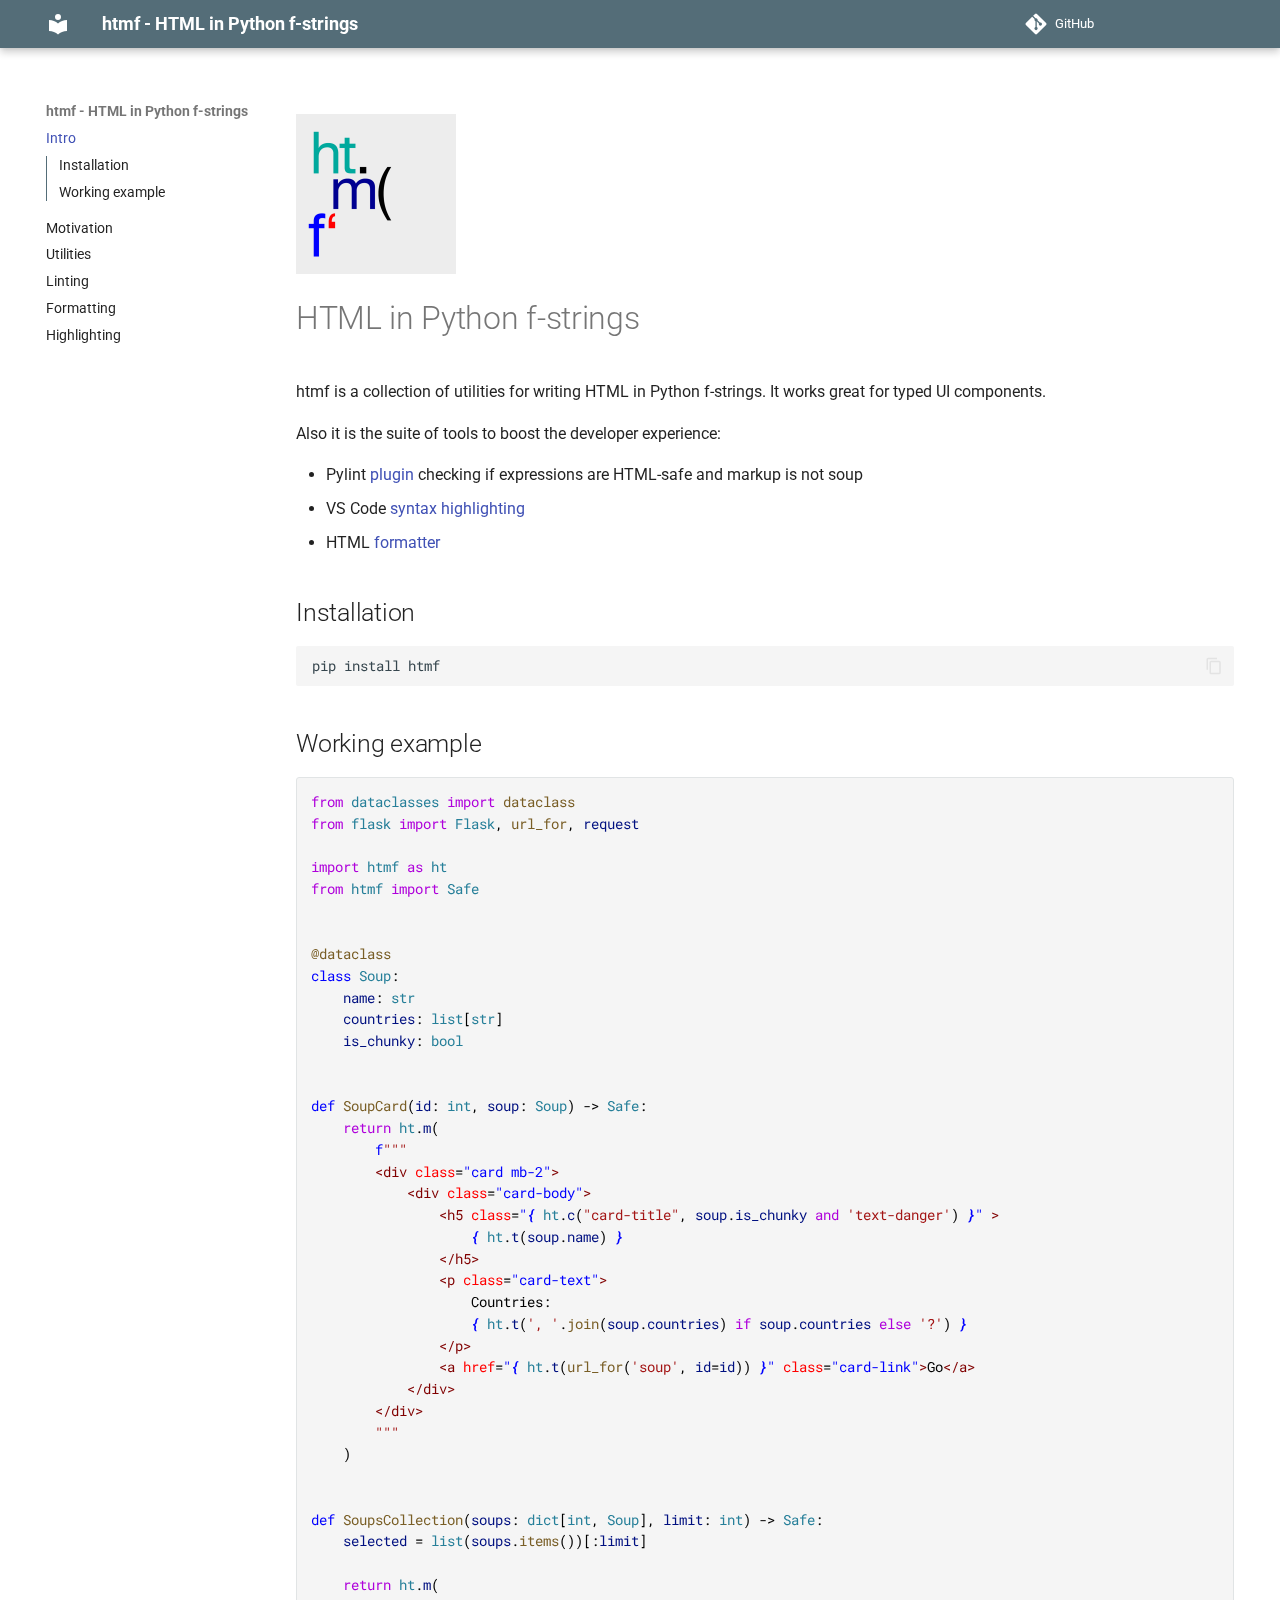
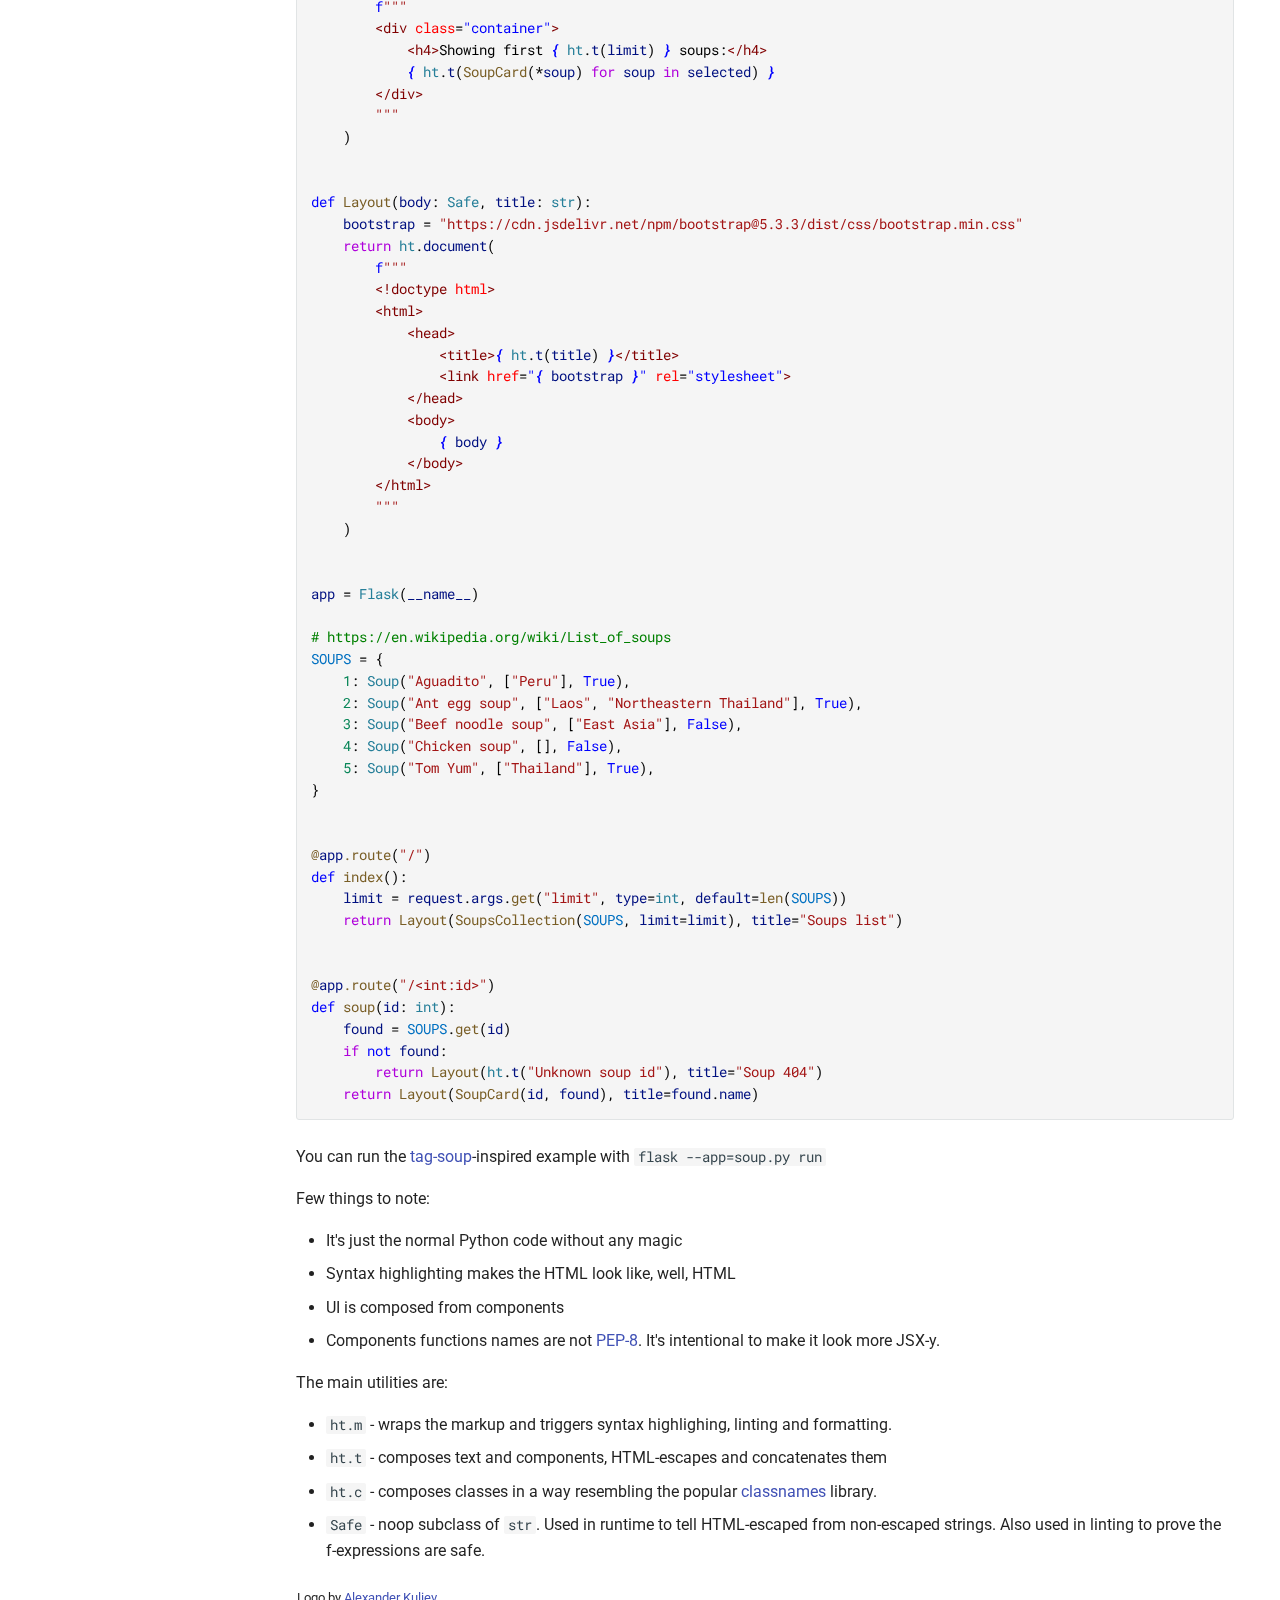
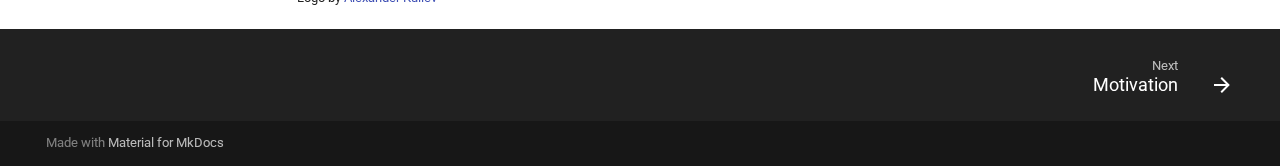
<file: index.html>
<!doctype html>
<html lang="en" class="no-js">
  <head>
    
      <meta charset="utf-8">
      <meta name="viewport" content="width=device-width,initial-scale=1">
      
      
      
        <link rel="canonical" href="https://jkmnt.github.io/htmf/">
      
      
      
        <link rel="next" href="rant/">
      
      
      <link rel="icon" href="assets/images/favicon.png">
      <meta name="generator" content="mkdocs-1.6.0, mkdocs-material-9.5.31">
    
    
      
        <title>htmf - HTML in Python f-strings</title>
      
    
    
      <link rel="stylesheet" href="assets/stylesheets/main.3cba04c6.min.css">
      
        
        <link rel="stylesheet" href="assets/stylesheets/palette.06af60db.min.css">
      
      


    
    
      
    
    
      
        
        
        <link rel="preconnect" href="https://fonts.gstatic.com" crossorigin>
        <link rel="stylesheet" href="https://fonts.googleapis.com/css?family=Roboto:300,300i,400,400i,700,700i%7CRoboto+Mono:400,400i,700,700i&display=fallback">
        <style>:root{--md-text-font:"Roboto";--md-code-font:"Roboto Mono"}</style>
      
    
    
      <link rel="stylesheet" href="extra.css">
    
    <script>__md_scope=new URL(".",location),__md_hash=e=>[...e].reduce((e,_)=>(e<<5)-e+_.charCodeAt(0),0),__md_get=(e,_=localStorage,t=__md_scope)=>JSON.parse(_.getItem(t.pathname+"."+e)),__md_set=(e,_,t=localStorage,a=__md_scope)=>{try{t.setItem(a.pathname+"."+e,JSON.stringify(_))}catch(e){}}</script>
    
      

    
    
    
  </head>
  
  
    
    
    
    
    
    <body dir="ltr" data-md-color-scheme="default" data-md-color-primary="blue-grey" data-md-color-accent="indigo">
  
    
    <input class="md-toggle" data-md-toggle="drawer" type="checkbox" id="__drawer" autocomplete="off">
    <input class="md-toggle" data-md-toggle="search" type="checkbox" id="__search" autocomplete="off">
    <label class="md-overlay" for="__drawer"></label>
    <div data-md-component="skip">
      
        
        <a href="#html-in-python-f-strings" class="md-skip">
          Skip to content
        </a>
      
    </div>
    <div data-md-component="announce">
      
    </div>
    
    
      

  

<header class="md-header md-header--shadow" data-md-component="header">
  <nav class="md-header__inner md-grid" aria-label="Header">
    <a href="." title="htmf - HTML in Python f-strings" class="md-header__button md-logo" aria-label="htmf - HTML in Python f-strings" data-md-component="logo">
      
  
  <svg xmlns="http://www.w3.org/2000/svg" viewBox="0 0 24 24"><path d="M12 8a3 3 0 0 0 3-3 3 3 0 0 0-3-3 3 3 0 0 0-3 3 3 3 0 0 0 3 3m0 3.54C9.64 9.35 6.5 8 3 8v11c3.5 0 6.64 1.35 9 3.54 2.36-2.19 5.5-3.54 9-3.54V8c-3.5 0-6.64 1.35-9 3.54Z"/></svg>

    </a>
    <label class="md-header__button md-icon" for="__drawer">
      
      <svg xmlns="http://www.w3.org/2000/svg" viewBox="0 0 24 24"><path d="M3 6h18v2H3V6m0 5h18v2H3v-2m0 5h18v2H3v-2Z"/></svg>
    </label>
    <div class="md-header__title" data-md-component="header-title">
      <div class="md-header__ellipsis">
        <div class="md-header__topic">
          <span class="md-ellipsis">
            htmf - HTML in Python f-strings
          </span>
        </div>
        <div class="md-header__topic" data-md-component="header-topic">
          <span class="md-ellipsis">
            
              Intro
            
          </span>
        </div>
      </div>
    </div>
    
      
    
    
    
    
    
      <div class="md-header__source">
        <a href="https://github.com/jkmnt/htmf" title="Go to repository" class="md-source" data-md-component="source">
  <div class="md-source__icon md-icon">
    
    <svg xmlns="http://www.w3.org/2000/svg" viewBox="0 0 448 512"><!--! Font Awesome Free 6.6.0 by @fontawesome - https://fontawesome.com License - https://fontawesome.com/license/free (Icons: CC BY 4.0, Fonts: SIL OFL 1.1, Code: MIT License) Copyright 2024 Fonticons, Inc.--><path d="M439.55 236.05 244 40.45a28.87 28.87 0 0 0-40.81 0l-40.66 40.63 51.52 51.52c27.06-9.14 52.68 16.77 43.39 43.68l49.66 49.66c34.23-11.8 61.18 31 35.47 56.69-26.49 26.49-70.21-2.87-56-37.34L240.22 199v121.85c25.3 12.54 22.26 41.85 9.08 55a34.34 34.34 0 0 1-48.55 0c-17.57-17.6-11.07-46.91 11.25-56v-123c-20.8-8.51-24.6-30.74-18.64-45L142.57 101 8.45 235.14a28.86 28.86 0 0 0 0 40.81l195.61 195.6a28.86 28.86 0 0 0 40.8 0l194.69-194.69a28.86 28.86 0 0 0 0-40.81z"/></svg>
  </div>
  <div class="md-source__repository">
    GitHub
  </div>
</a>
      </div>
    
  </nav>
  
</header>
    
    <div class="md-container" data-md-component="container">
      
      
        
          
        
      
      <main class="md-main" data-md-component="main">
        <div class="md-main__inner md-grid">
          
            
              
              <div class="md-sidebar md-sidebar--primary" data-md-component="sidebar" data-md-type="navigation" >
                <div class="md-sidebar__scrollwrap">
                  <div class="md-sidebar__inner">
                    



  

<nav class="md-nav md-nav--primary md-nav--integrated" aria-label="Navigation" data-md-level="0">
  <label class="md-nav__title" for="__drawer">
    <a href="." title="htmf - HTML in Python f-strings" class="md-nav__button md-logo" aria-label="htmf - HTML in Python f-strings" data-md-component="logo">
      
  
  <svg xmlns="http://www.w3.org/2000/svg" viewBox="0 0 24 24"><path d="M12 8a3 3 0 0 0 3-3 3 3 0 0 0-3-3 3 3 0 0 0-3 3 3 3 0 0 0 3 3m0 3.54C9.64 9.35 6.5 8 3 8v11c3.5 0 6.64 1.35 9 3.54 2.36-2.19 5.5-3.54 9-3.54V8c-3.5 0-6.64 1.35-9 3.54Z"/></svg>

    </a>
    htmf - HTML in Python f-strings
  </label>
  
    <div class="md-nav__source">
      <a href="https://github.com/jkmnt/htmf" title="Go to repository" class="md-source" data-md-component="source">
  <div class="md-source__icon md-icon">
    
    <svg xmlns="http://www.w3.org/2000/svg" viewBox="0 0 448 512"><!--! Font Awesome Free 6.6.0 by @fontawesome - https://fontawesome.com License - https://fontawesome.com/license/free (Icons: CC BY 4.0, Fonts: SIL OFL 1.1, Code: MIT License) Copyright 2024 Fonticons, Inc.--><path d="M439.55 236.05 244 40.45a28.87 28.87 0 0 0-40.81 0l-40.66 40.63 51.52 51.52c27.06-9.14 52.68 16.77 43.39 43.68l49.66 49.66c34.23-11.8 61.18 31 35.47 56.69-26.49 26.49-70.21-2.87-56-37.34L240.22 199v121.85c25.3 12.54 22.26 41.85 9.08 55a34.34 34.34 0 0 1-48.55 0c-17.57-17.6-11.07-46.91 11.25-56v-123c-20.8-8.51-24.6-30.74-18.64-45L142.57 101 8.45 235.14a28.86 28.86 0 0 0 0 40.81l195.61 195.6a28.86 28.86 0 0 0 40.8 0l194.69-194.69a28.86 28.86 0 0 0 0-40.81z"/></svg>
  </div>
  <div class="md-source__repository">
    GitHub
  </div>
</a>
    </div>
  
  <ul class="md-nav__list" data-md-scrollfix>
    
      
      
  
  
    
  
  
  
    <li class="md-nav__item md-nav__item--active">
      
      <input class="md-nav__toggle md-toggle" type="checkbox" id="__toc">
      
      
        
      
      
        <label class="md-nav__link md-nav__link--active" for="__toc">
          
  
  <span class="md-ellipsis">
    Intro
  </span>
  

          <span class="md-nav__icon md-icon"></span>
        </label>
      
      <a href="." class="md-nav__link md-nav__link--active">
        
  
  <span class="md-ellipsis">
    Intro
  </span>
  

      </a>
      
        

<nav class="md-nav md-nav--secondary" aria-label="Table of contents">
  
  
  
    
  
  
    <label class="md-nav__title" for="__toc">
      <span class="md-nav__icon md-icon"></span>
      Table of contents
    </label>
    <ul class="md-nav__list" data-md-component="toc" data-md-scrollfix>
      
        <li class="md-nav__item">
  <a href="#installation" class="md-nav__link">
    <span class="md-ellipsis">
      Installation
    </span>
  </a>
  
</li>
      
        <li class="md-nav__item">
  <a href="#working-example" class="md-nav__link">
    <span class="md-ellipsis">
      Working example
    </span>
  </a>
  
</li>
      
    </ul>
  
</nav>
      
    </li>
  

    
      
      
  
  
  
  
    <li class="md-nav__item">
      <a href="rant/" class="md-nav__link">
        
  
  <span class="md-ellipsis">
    Motivation
  </span>
  

      </a>
    </li>
  

    
      
      
  
  
  
  
    <li class="md-nav__item">
      <a href="api/" class="md-nav__link">
        
  
  <span class="md-ellipsis">
    Utilities
  </span>
  

      </a>
    </li>
  

    
      
      
  
  
  
  
    <li class="md-nav__item">
      <a href="lint/" class="md-nav__link">
        
  
  <span class="md-ellipsis">
    Linting
  </span>
  

      </a>
    </li>
  

    
      
      
  
  
  
  
    <li class="md-nav__item">
      <a href="format/" class="md-nav__link">
        
  
  <span class="md-ellipsis">
    Formatting
  </span>
  

      </a>
    </li>
  

    
      
      
  
  
  
  
    <li class="md-nav__item">
      <a href="highlight/" class="md-nav__link">
        
  
  <span class="md-ellipsis">
    Highlighting
  </span>
  

      </a>
    </li>
  

    
  </ul>
</nav>
                  </div>
                </div>
              </div>
            
            
          
          
            <div class="md-content" data-md-component="content">
              <article class="md-content__inner md-typeset">
                
                  

  
  


<p><img src="htmf_gray.png" width="160" height="160" /></p>
<h1 id="html-in-python-f-strings">HTML in Python f-strings</h1>
<p>htmf is a collection of utilities for writing HTML in Python f-strings. It works great for typed UI components.</p>
<p>Also it is the suite of tools to boost the developer experience:</p>
<ul>
<li>Pylint <a href="lint/">plugin</a> checking if expressions are HTML-safe and markup is not soup</li>
<li>VS Code <a href="highlight/">syntax highlighting</a></li>
<li>HTML <a href="format/">formatter</a></li>
</ul>
<h2 id="installation">Installation</h2>
<div class="language-text copy highlight"><pre><span></span><code>pip install htmf
</code></pre></div>
<h2 id="working-example">Working example</h2>
<!--
from dataclasses import dataclass
from flask import Flask, url_for, request

import htmf as ht
from htmf import Safe


@dataclass
class Soup:
    name: str
    countries: list[str]
    is_chunky: bool


def SoupCard(id: int, soup: Soup) -> Safe:
    return ht.m(
        f"""
        <div class="card mb-2">
            <div class="card-body">
                <h5 class="{ ht.c("card-title", soup.is_chunky and 'text-danger') }" >
                    { ht.t(soup.name) }
                </h5>
                <p class="card-text">
                    Countries:
                    { ht.t(', '.join(soup.countries) if soup.countries else '?') }
                </p>
                <a href="{ ht.t(url_for('soup', id=id)) }" class="card-link">Go</a>
            </div>
        </div>
        """
    )


def SoupsCollection(soups: dict[int, Soup], limit: int) -> Safe:
    selected = list(soups.items())[:limit]

    return ht.m(
        f"""
        <div class="container">
            <h4>Showing first { ht.t(limit) } soups:</h4>
            { ht.t(SoupCard(*soup) for soup in selected) }
        </div>
        """
    )


def Layout(body: Safe, title: str):
    bootstrap = "https://cdn.jsdelivr.net/npm/bootstrap@5.3.3/dist/css/bootstrap.min.css"
    return ht.document(
        f"""
        <!doctype html>
        <html>
            <head>
                <title>{ ht.t(title) }</title>
                <link href="{ bootstrap }" rel="stylesheet">
            </head>
            <body>
                { body }
            </body>
        </html>
        """
    )


app = Flask(__name__)

# https://en.wikipedia.org/wiki/List_of_soups
SOUPS = {
    1: Soup("Aguadito", ["Peru"], True),
    2: Soup("Ant egg soup", ["Laos", "Northeastern Thailand"], True),
    3: Soup("Beef noodle soup", ["East Asia"], False),
    4: Soup("Chicken soup", [], False),
    5: Soup("Tom Yum", ["Thailand"], True),
}


@app.route("/")
def index():
    limit = request.args.get("limit", type=int, default=len(SOUPS))
    return Layout(SoupsCollection(SOUPS, limit=limit), title="Soups list")


@app.route("/<int:id>")
def soup(id: int):
    found = SOUPS.get(id)
    if not found:
        return Layout(ht.t("Unknown soup id"), title="Soup 404")
    return Layout(SoupCard(id, found), title=found.name)
     -->
<div class="htmf-code"><div><span style="color: #af00db;">from</span><span style="color: #000000;"> </span><span style="color: #267f99;">dataclasses</span><span style="color: #000000;"> </span><span style="color: #af00db;">import</span><span style="color: #000000;"> </span><span style="color: #795e26;">dataclass</span></div><div><span style="color: #af00db;">from</span><span style="color: #000000;"> </span><span style="color: #267f99;">flask</span><span style="color: #000000;"> </span><span style="color: #af00db;">import</span><span style="color: #000000;"> </span><span style="color: #267f99;">Flask</span><span style="color: #000000;">, </span><span style="color: #795e26;">url_for</span><span style="color: #000000;">, </span><span style="color: #001080;">request</span></div><br><div><span style="color: #af00db;">import</span><span style="color: #000000;"> </span><span style="color: #267f99;">htmf</span><span style="color: #000000;"> </span><span style="color: #af00db;">as</span><span style="color: #000000;"> </span><span style="color: #267f99;">ht</span></div><div><span style="color: #af00db;">from</span><span style="color: #000000;"> </span><span style="color: #267f99;">htmf</span><span style="color: #000000;"> </span><span style="color: #af00db;">import</span><span style="color: #000000;"> </span><span style="color: #267f99;">Safe</span></div><br><br><div><span style="color: #795e26;">@</span><span style="color: #795e26;">dataclass</span></div><div><span style="color: #0000ff;">class</span><span style="color: #000000;"> </span><span style="color: #267f99;">Soup</span><span style="color: #000000;">:</span></div><div><span style="color: #000000;">&nbsp; &nbsp; </span><span style="color: #001080;">name</span><span style="color: #000000;">: </span><span style="color: #267f99;">str</span></div><div><span style="color: #000000;">&nbsp; &nbsp; </span><span style="color: #001080;">countries</span><span style="color: #000000;">: </span><span style="color: #267f99;">list</span><span style="color: #000000;">[</span><span style="color: #267f99;">str</span><span style="color: #000000;">]</span></div><div><span style="color: #000000;">&nbsp; &nbsp; </span><span style="color: #001080;">is_chunky</span><span style="color: #000000;">: </span><span style="color: #267f99;">bool</span></div><br><br><div><span style="color: #0000ff;">def</span><span style="color: #000000;"> </span><span style="color: #795e26;">SoupCard</span><span style="color: #000000;">(</span><span style="color: #001080;">id</span><span style="color: #000000;">: </span><span style="color: #267f99;">int</span><span style="color: #000000;">, </span><span style="color: #001080;">soup</span><span style="color: #000000;">: </span><span style="color: #267f99;">Soup</span><span style="color: #000000;">) -&gt; </span><span style="color: #267f99;">Safe</span><span style="color: #000000;">:</span></div><div><span style="color: #000000;">&nbsp; &nbsp; </span><span style="color: #af00db;">return</span><span style="color: #000000;"> </span><span style="color: #267f99;">ht</span><span style="color: #000000;">.</span><span style="color: #001080;">m</span><span style="color: #000000;">(</span></div><div><span style="color: #000000;">&nbsp; &nbsp; &nbsp; &nbsp; </span><span style="color: #0000ff;">f</span><span style="color: #a31515;">"""</span></div><div><span style="color: #000000;">&nbsp; &nbsp; &nbsp; &nbsp; </span><span style="color: #800000;">&lt;div</span><span style="color: #000000;"> </span><span style="color: #ff0000;">class</span><span style="color: #000000;">=</span><span style="color: #0000ff;">"card mb-2"</span><span style="color: #800000;">&gt;</span></div><div><span style="color: #000000;">&nbsp; &nbsp; &nbsp; &nbsp; &nbsp; &nbsp; </span><span style="color: #800000;">&lt;div</span><span style="color: #000000;"> </span><span style="color: #ff0000;">class</span><span style="color: #000000;">=</span><span style="color: #0000ff;">"card-body"</span><span style="color: #800000;">&gt;</span></div><div><span style="color: #000000;">&nbsp; &nbsp; &nbsp; &nbsp; &nbsp; &nbsp; &nbsp; &nbsp; </span><span style="color: #800000;">&lt;h5</span><span style="color: #000000;"> </span><span style="color: #ff0000;">class</span><span style="color: #000000;">=</span><span style="color: #0000ff;">"</span><span style="color: #0000ff;font-style: italic;font-weight: bold;">{</span><span style="color: #000000;"> </span><span style="color: #267f99;">ht</span><span style="color: #000000;">.</span><span style="color: #001080;">c</span><span style="color: #000000;">(</span><span style="color: #a31515;">"card-title"</span><span style="color: #000000;">, </span><span style="color: #001080;">soup</span><span style="color: #000000;">.</span><span style="color: #001080;">is_chunky</span><span style="color: #000000;"> </span><span style="color: #af00db;">and</span><span style="color: #000000;"> </span><span style="color: #a31515;">'text-danger'</span><span style="color: #000000;">) </span><span style="color: #0000ff;font-style: italic;font-weight: bold;">}</span><span style="color: #0000ff;">"</span><span style="color: #000000;"> </span><span style="color: #800000;">&gt;</span></div><div><span style="color: #000000;">&nbsp; &nbsp; &nbsp; &nbsp; &nbsp; &nbsp; &nbsp; &nbsp; &nbsp; &nbsp; </span><span style="color: #0000ff;font-style: italic;font-weight: bold;">{</span><span style="color: #000000;"> </span><span style="color: #267f99;">ht</span><span style="color: #000000;">.</span><span style="color: #001080;">t</span><span style="color: #000000;">(</span><span style="color: #001080;">soup</span><span style="color: #000000;">.</span><span style="color: #001080;">name</span><span style="color: #000000;">) </span><span style="color: #0000ff;font-style: italic;font-weight: bold;">}</span></div><div><span style="color: #000000;">&nbsp; &nbsp; &nbsp; &nbsp; &nbsp; &nbsp; &nbsp; &nbsp; </span><span style="color: #800000;">&lt;/h5&gt;</span></div><div><span style="color: #000000;">&nbsp; &nbsp; &nbsp; &nbsp; &nbsp; &nbsp; &nbsp; &nbsp; </span><span style="color: #800000;">&lt;p</span><span style="color: #000000;"> </span><span style="color: #ff0000;">class</span><span style="color: #000000;">=</span><span style="color: #0000ff;">"card-text"</span><span style="color: #800000;">&gt;</span></div><div><span style="color: #000000;">&nbsp; &nbsp; &nbsp; &nbsp; &nbsp; &nbsp; &nbsp; &nbsp; &nbsp; &nbsp; Countries:</span></div><div><span style="color: #000000;">&nbsp; &nbsp; &nbsp; &nbsp; &nbsp; &nbsp; &nbsp; &nbsp; &nbsp; &nbsp; </span><span style="color: #0000ff;font-style: italic;font-weight: bold;">{</span><span style="color: #000000;"> </span><span style="color: #267f99;">ht</span><span style="color: #000000;">.</span><span style="color: #001080;">t</span><span style="color: #000000;">(</span><span style="color: #a31515;">', '</span><span style="color: #000000;">.</span><span style="color: #795e26;">join</span><span style="color: #000000;">(</span><span style="color: #001080;">soup</span><span style="color: #000000;">.</span><span style="color: #001080;">countries</span><span style="color: #000000;">) </span><span style="color: #af00db;">if</span><span style="color: #000000;"> </span><span style="color: #001080;">soup</span><span style="color: #000000;">.</span><span style="color: #001080;">countries</span><span style="color: #000000;"> </span><span style="color: #af00db;">else</span><span style="color: #000000;"> </span><span style="color: #a31515;">'?'</span><span style="color: #000000;">) </span><span style="color: #0000ff;font-style: italic;font-weight: bold;">}</span></div><div><span style="color: #000000;">&nbsp; &nbsp; &nbsp; &nbsp; &nbsp; &nbsp; &nbsp; &nbsp; </span><span style="color: #800000;">&lt;/p&gt;</span></div><div><span style="color: #000000;">&nbsp; &nbsp; &nbsp; &nbsp; &nbsp; &nbsp; &nbsp; &nbsp; </span><span style="color: #800000;">&lt;a</span><span style="color: #000000;"> </span><span style="color: #ff0000;">href</span><span style="color: #000000;">=</span><span style="color: #0000ff;">"</span><span style="color: #0000ff;font-style: italic;font-weight: bold;">{</span><span style="color: #000000;"> </span><span style="color: #267f99;">ht</span><span style="color: #000000;">.</span><span style="color: #001080;">t</span><span style="color: #000000;">(</span><span style="color: #795e26;">url_for</span><span style="color: #000000;">(</span><span style="color: #a31515;">'soup'</span><span style="color: #000000;">, </span><span style="color: #001080;">id</span><span style="color: #000000;">=</span><span style="color: #001080;">id</span><span style="color: #000000;">)) </span><span style="color: #0000ff;font-style: italic;font-weight: bold;">}</span><span style="color: #0000ff;">"</span><span style="color: #000000;"> </span><span style="color: #ff0000;">class</span><span style="color: #000000;">=</span><span style="color: #0000ff;">"card-link"</span><span style="color: #800000;">&gt;</span><span style="color: #000000;">Go</span><span style="color: #800000;">&lt;/a&gt;</span></div><div><span style="color: #000000;">&nbsp; &nbsp; &nbsp; &nbsp; &nbsp; &nbsp; </span><span style="color: #800000;">&lt;/div&gt;</span></div><div><span style="color: #000000;">&nbsp; &nbsp; &nbsp; &nbsp; </span><span style="color: #800000;">&lt;/div&gt;</span></div><div><span style="color: #000000;">&nbsp; &nbsp; &nbsp; &nbsp; </span><span style="color: #a31515;">"""</span></div><div><span style="color: #000000;">&nbsp; &nbsp; )</span></div><br><br><div><span style="color: #0000ff;">def</span><span style="color: #000000;"> </span><span style="color: #795e26;">SoupsCollection</span><span style="color: #000000;">(</span><span style="color: #001080;">soups</span><span style="color: #000000;">: </span><span style="color: #267f99;">dict</span><span style="color: #000000;">[</span><span style="color: #267f99;">int</span><span style="color: #000000;">, </span><span style="color: #267f99;">Soup</span><span style="color: #000000;">], </span><span style="color: #001080;">limit</span><span style="color: #000000;">: </span><span style="color: #267f99;">int</span><span style="color: #000000;">) -&gt; </span><span style="color: #267f99;">Safe</span><span style="color: #000000;">:</span></div><div><span style="color: #000000;">&nbsp; &nbsp; </span><span style="color: #001080;">selected</span><span style="color: #000000;"> = </span><span style="color: #267f99;">list</span><span style="color: #000000;">(</span><span style="color: #001080;">soups</span><span style="color: #000000;">.</span><span style="color: #795e26;">items</span><span style="color: #000000;">())[:</span><span style="color: #001080;">limit</span><span style="color: #000000;">]</span></div><br><div><span style="color: #000000;">&nbsp; &nbsp; </span><span style="color: #af00db;">return</span><span style="color: #000000;"> </span><span style="color: #267f99;">ht</span><span style="color: #000000;">.</span><span style="color: #001080;">m</span><span style="color: #000000;">(</span></div><div><span style="color: #000000;">&nbsp; &nbsp; &nbsp; &nbsp; </span><span style="color: #0000ff;">f</span><span style="color: #a31515;">"""</span></div><div><span style="color: #000000;">&nbsp; &nbsp; &nbsp; &nbsp; </span><span style="color: #800000;">&lt;div</span><span style="color: #000000;"> </span><span style="color: #ff0000;">class</span><span style="color: #000000;">=</span><span style="color: #0000ff;">"container"</span><span style="color: #800000;">&gt;</span></div><div><span style="color: #000000;">&nbsp; &nbsp; &nbsp; &nbsp; &nbsp; &nbsp; </span><span style="color: #800000;">&lt;h4&gt;</span><span style="color: #000000;">Showing first </span><span style="color: #0000ff;font-style: italic;font-weight: bold;">{</span><span style="color: #000000;"> </span><span style="color: #267f99;">ht</span><span style="color: #000000;">.</span><span style="color: #001080;">t</span><span style="color: #000000;">(</span><span style="color: #001080;">limit</span><span style="color: #000000;">) </span><span style="color: #0000ff;font-style: italic;font-weight: bold;">}</span><span style="color: #000000;"> soups:</span><span style="color: #800000;">&lt;/h4&gt;</span></div><div><span style="color: #000000;">&nbsp; &nbsp; &nbsp; &nbsp; &nbsp; &nbsp; </span><span style="color: #0000ff;font-style: italic;font-weight: bold;">{</span><span style="color: #000000;"> </span><span style="color: #267f99;">ht</span><span style="color: #000000;">.</span><span style="color: #001080;">t</span><span style="color: #000000;">(</span><span style="color: #795e26;">SoupCard</span><span style="color: #000000;">(*</span><span style="color: #001080;">soup</span><span style="color: #000000;">) </span><span style="color: #af00db;">for</span><span style="color: #000000;"> </span><span style="color: #001080;">soup</span><span style="color: #000000;"> </span><span style="color: #af00db;">in</span><span style="color: #000000;"> </span><span style="color: #001080;">selected</span><span style="color: #000000;">) </span><span style="color: #0000ff;font-style: italic;font-weight: bold;">}</span></div><div><span style="color: #000000;">&nbsp; &nbsp; &nbsp; &nbsp; </span><span style="color: #800000;">&lt;/div&gt;</span></div><div><span style="color: #000000;">&nbsp; &nbsp; &nbsp; &nbsp; </span><span style="color: #a31515;">"""</span></div><div><span style="color: #000000;">&nbsp; &nbsp; )</span></div><br><br><div><span style="color: #0000ff;">def</span><span style="color: #000000;"> </span><span style="color: #795e26;">Layout</span><span style="color: #000000;">(</span><span style="color: #001080;">body</span><span style="color: #000000;">: </span><span style="color: #267f99;">Safe</span><span style="color: #000000;">, </span><span style="color: #001080;">title</span><span style="color: #000000;">: </span><span style="color: #267f99;">str</span><span style="color: #000000;">):</span></div><div><span style="color: #000000;">&nbsp; &nbsp; </span><span style="color: #001080;">bootstrap</span><span style="color: #000000;"> = </span><span style="color: #a31515;">"https://cdn.jsdelivr.net/npm/bootstrap@5.3.3/dist/css/bootstrap.min.css"</span></div><div><span style="color: #000000;">&nbsp; &nbsp; </span><span style="color: #af00db;">return</span><span style="color: #000000;"> </span><span style="color: #267f99;">ht</span><span style="color: #000000;">.</span><span style="color: #001080;">document</span><span style="color: #000000;">(</span></div><div><span style="color: #000000;">&nbsp; &nbsp; &nbsp; &nbsp; </span><span style="color: #0000ff;">f</span><span style="color: #a31515;">"""</span></div><div><span style="color: #000000;">&nbsp; &nbsp; &nbsp; &nbsp; </span><span style="color: #800000;">&lt;!doctype</span><span style="color: #000000;"> </span><span style="color: #ff0000;">html</span><span style="color: #800000;">&gt;</span></div><div><span style="color: #000000;">&nbsp; &nbsp; &nbsp; &nbsp; </span><span style="color: #800000;">&lt;html&gt;</span></div><div><span style="color: #000000;">&nbsp; &nbsp; &nbsp; &nbsp; &nbsp; &nbsp; </span><span style="color: #800000;">&lt;head&gt;</span></div><div><span style="color: #000000;">&nbsp; &nbsp; &nbsp; &nbsp; &nbsp; &nbsp; &nbsp; &nbsp; </span><span style="color: #800000;">&lt;title&gt;</span><span style="color: #0000ff;font-style: italic;font-weight: bold;">{</span><span style="color: #000000;"> </span><span style="color: #267f99;">ht</span><span style="color: #000000;">.</span><span style="color: #001080;">t</span><span style="color: #000000;">(</span><span style="color: #001080;">title</span><span style="color: #000000;">) </span><span style="color: #0000ff;font-style: italic;font-weight: bold;">}</span><span style="color: #800000;">&lt;/title&gt;</span></div><div><span style="color: #000000;">&nbsp; &nbsp; &nbsp; &nbsp; &nbsp; &nbsp; &nbsp; &nbsp; </span><span style="color: #800000;">&lt;link</span><span style="color: #000000;"> </span><span style="color: #ff0000;">href</span><span style="color: #000000;">=</span><span style="color: #0000ff;">"</span><span style="color: #0000ff;font-style: italic;font-weight: bold;">{</span><span style="color: #000000;"> </span><span style="color: #001080;">bootstrap</span><span style="color: #000000;"> </span><span style="color: #0000ff;font-style: italic;font-weight: bold;">}</span><span style="color: #0000ff;">"</span><span style="color: #000000;"> </span><span style="color: #ff0000;">rel</span><span style="color: #000000;">=</span><span style="color: #0000ff;">"stylesheet"</span><span style="color: #800000;">&gt;</span></div><div><span style="color: #000000;">&nbsp; &nbsp; &nbsp; &nbsp; &nbsp; &nbsp; </span><span style="color: #800000;">&lt;/head&gt;</span></div><div><span style="color: #000000;">&nbsp; &nbsp; &nbsp; &nbsp; &nbsp; &nbsp; </span><span style="color: #800000;">&lt;body&gt;</span></div><div><span style="color: #000000;">&nbsp; &nbsp; &nbsp; &nbsp; &nbsp; &nbsp; &nbsp; &nbsp; </span><span style="color: #0000ff;font-style: italic;font-weight: bold;">{</span><span style="color: #000000;"> </span><span style="color: #001080;">body</span><span style="color: #000000;"> </span><span style="color: #0000ff;font-style: italic;font-weight: bold;">}</span></div><div><span style="color: #000000;">&nbsp; &nbsp; &nbsp; &nbsp; &nbsp; &nbsp; </span><span style="color: #800000;">&lt;/body&gt;</span></div><div><span style="color: #000000;">&nbsp; &nbsp; &nbsp; &nbsp; </span><span style="color: #800000;">&lt;/html&gt;</span></div><div><span style="color: #000000;">&nbsp; &nbsp; &nbsp; &nbsp; </span><span style="color: #a31515;">"""</span></div><div><span style="color: #000000;">&nbsp; &nbsp; )</span></div><br><br><div><span style="color: #001080;">app</span><span style="color: #000000;"> = </span><span style="color: #267f99;">Flask</span><span style="color: #000000;">(</span><span style="color: #001080;">__name__</span><span style="color: #000000;">)</span></div><br><div><span style="color: #008000;"># https://en.wikipedia.org/wiki/List_of_soups</span></div><div><span style="color: #0070c1;">SOUPS</span><span style="color: #000000;"> = {</span></div><div><span style="color: #000000;">&nbsp; &nbsp; </span><span style="color: #098658;">1</span><span style="color: #000000;">: </span><span style="color: #267f99;">Soup</span><span style="color: #000000;">(</span><span style="color: #a31515;">"Aguadito"</span><span style="color: #000000;">, [</span><span style="color: #a31515;">"Peru"</span><span style="color: #000000;">], </span><span style="color: #0000ff;">True</span><span style="color: #000000;">),</span></div><div><span style="color: #000000;">&nbsp; &nbsp; </span><span style="color: #098658;">2</span><span style="color: #000000;">: </span><span style="color: #267f99;">Soup</span><span style="color: #000000;">(</span><span style="color: #a31515;">"Ant egg soup"</span><span style="color: #000000;">, [</span><span style="color: #a31515;">"Laos"</span><span style="color: #000000;">, </span><span style="color: #a31515;">"Northeastern Thailand"</span><span style="color: #000000;">], </span><span style="color: #0000ff;">True</span><span style="color: #000000;">),</span></div><div><span style="color: #000000;">&nbsp; &nbsp; </span><span style="color: #098658;">3</span><span style="color: #000000;">: </span><span style="color: #267f99;">Soup</span><span style="color: #000000;">(</span><span style="color: #a31515;">"Beef noodle soup"</span><span style="color: #000000;">, [</span><span style="color: #a31515;">"East Asia"</span><span style="color: #000000;">], </span><span style="color: #0000ff;">False</span><span style="color: #000000;">),</span></div><div><span style="color: #000000;">&nbsp; &nbsp; </span><span style="color: #098658;">4</span><span style="color: #000000;">: </span><span style="color: #267f99;">Soup</span><span style="color: #000000;">(</span><span style="color: #a31515;">"Chicken soup"</span><span style="color: #000000;">, [], </span><span style="color: #0000ff;">False</span><span style="color: #000000;">),</span></div><div><span style="color: #000000;">&nbsp; &nbsp; </span><span style="color: #098658;">5</span><span style="color: #000000;">: </span><span style="color: #267f99;">Soup</span><span style="color: #000000;">(</span><span style="color: #a31515;">"Tom Yum"</span><span style="color: #000000;">, [</span><span style="color: #a31515;">"Thailand"</span><span style="color: #000000;">], </span><span style="color: #0000ff;">True</span><span style="color: #000000;">),</span></div><div><span style="color: #000000;">}</span></div><br><br><div><span style="color: #795e26;">@</span><span style="color: #001080;">app</span><span style="color: #795e26;">.</span><span style="color: #795e26;">route</span><span style="color: #000000;">(</span><span style="color: #a31515;">"/"</span><span style="color: #000000;">)</span></div><div><span style="color: #0000ff;">def</span><span style="color: #000000;"> </span><span style="color: #795e26;">index</span><span style="color: #000000;">():</span></div><div><span style="color: #000000;">&nbsp; &nbsp; </span><span style="color: #001080;">limit</span><span style="color: #000000;"> = </span><span style="color: #001080;">request</span><span style="color: #000000;">.</span><span style="color: #001080;">args</span><span style="color: #000000;">.</span><span style="color: #795e26;">get</span><span style="color: #000000;">(</span><span style="color: #a31515;">"limit"</span><span style="color: #000000;">, </span><span style="color: #001080;">type</span><span style="color: #000000;">=</span><span style="color: #267f99;">int</span><span style="color: #000000;">, </span><span style="color: #001080;">default</span><span style="color: #000000;">=</span><span style="color: #795e26;">len</span><span style="color: #000000;">(</span><span style="color: #0070c1;">SOUPS</span><span style="color: #000000;">))</span></div><div><span style="color: #000000;">&nbsp; &nbsp; </span><span style="color: #af00db;">return</span><span style="color: #000000;"> </span><span style="color: #795e26;">Layout</span><span style="color: #000000;">(</span><span style="color: #795e26;">SoupsCollection</span><span style="color: #000000;">(</span><span style="color: #0070c1;">SOUPS</span><span style="color: #000000;">, </span><span style="color: #001080;">limit</span><span style="color: #000000;">=</span><span style="color: #001080;">limit</span><span style="color: #000000;">), </span><span style="color: #001080;">title</span><span style="color: #000000;">=</span><span style="color: #a31515;">"Soups list"</span><span style="color: #000000;">)</span></div><br><br><div><span style="color: #795e26;">@</span><span style="color: #001080;">app</span><span style="color: #795e26;">.</span><span style="color: #795e26;">route</span><span style="color: #000000;">(</span><span style="color: #a31515;">"/&lt;int:id&gt;"</span><span style="color: #000000;">)</span></div><div><span style="color: #0000ff;">def</span><span style="color: #000000;"> </span><span style="color: #795e26;">soup</span><span style="color: #000000;">(</span><span style="color: #001080;">id</span><span style="color: #000000;">: </span><span style="color: #267f99;">int</span><span style="color: #000000;">):</span></div><div><span style="color: #000000;">&nbsp; &nbsp; </span><span style="color: #001080;">found</span><span style="color: #000000;"> = </span><span style="color: #0070c1;">SOUPS</span><span style="color: #000000;">.</span><span style="color: #795e26;">get</span><span style="color: #000000;">(</span><span style="color: #001080;">id</span><span style="color: #000000;">)</span></div><div><span style="color: #000000;">&nbsp; &nbsp; </span><span style="color: #af00db;">if</span><span style="color: #000000;"> </span><span style="color: #0000ff;">not</span><span style="color: #000000;"> </span><span style="color: #001080;">found</span><span style="color: #000000;">:</span></div><div><span style="color: #000000;">&nbsp; &nbsp; &nbsp; &nbsp; </span><span style="color: #af00db;">return</span><span style="color: #000000;"> </span><span style="color: #795e26;">Layout</span><span style="color: #000000;">(</span><span style="color: #267f99;">ht</span><span style="color: #000000;">.</span><span style="color: #001080;">t</span><span style="color: #000000;">(</span><span style="color: #a31515;">"Unknown soup id"</span><span style="color: #000000;">), </span><span style="color: #001080;">title</span><span style="color: #000000;">=</span><span style="color: #a31515;">"Soup 404"</span><span style="color: #000000;">)</span></div><div><span style="color: #000000;">&nbsp; &nbsp; </span><span style="color: #af00db;">return</span><span style="color: #000000;"> </span><span style="color: #795e26;">Layout</span><span style="color: #000000;">(</span><span style="color: #795e26;">SoupCard</span><span style="color: #000000;">(</span><span style="color: #001080;">id</span><span style="color: #000000;">, </span><span style="color: #001080;">found</span><span style="color: #000000;">), </span><span style="color: #001080;">title</span><span style="color: #000000;">=</span><span style="color: #001080;">found</span><span style="color: #000000;">.</span><span style="color: #001080;">name</span><span style="color: #000000;">)</span></div></div>

<p>You can run the <a href="https://en.wikipedia.org/wiki/Tag_soup">tag-soup</a>-inspired example with <code>flask --app=soup.py run</code></p>
<p>Few things to note:</p>
<ul>
<li>It's just the normal Python code without any magic</li>
<li>Syntax highlighting makes the HTML look like, well, HTML</li>
<li>UI is composed from components</li>
<li>Components functions names are not <a href="https://peps.python.org/pep-0008/">PEP-8</a>. It's intentional to make it look more JSX-y.</li>
</ul>
<p>The main utilities are:</p>
<ul>
<li><code>ht.m</code> - wraps the markup and triggers syntax highlighing, linting and formatting.</li>
<li><code>ht.t</code> - composes text and components, HTML-escapes and concatenates them</li>
<li><code>ht.c</code> - composes classes in a way resembling the popular <a href="https://www.npmjs.com/package/classnames">classnames</a> library.</li>
<li><code>Safe</code> - noop subclass of <code>str</code>. Used in runtime to tell HTML-escaped from non-escaped strings. Also used in linting to prove the f-expressions are safe.</li>
</ul>
<p><sub>
Logo by <a href="http://alexanderkuliev.tilda.ws">Alexander Kuliev</a>
</sub></p>












                
              </article>
            </div>
          
          
<script>var target=document.getElementById(location.hash.slice(1));target&&target.name&&(target.checked=target.name.startsWith("__tabbed_"))</script>
        </div>
        
      </main>
      
        <footer class="md-footer">
  
    
      
      <nav class="md-footer__inner md-grid" aria-label="Footer" >
        
        
          
          <a href="rant/" class="md-footer__link md-footer__link--next" aria-label="Next: Motivation">
            <div class="md-footer__title">
              <span class="md-footer__direction">
                Next
              </span>
              <div class="md-ellipsis">
                Motivation
              </div>
            </div>
            <div class="md-footer__button md-icon">
              
              <svg xmlns="http://www.w3.org/2000/svg" viewBox="0 0 24 24"><path d="M4 11v2h12l-5.5 5.5 1.42 1.42L19.84 12l-7.92-7.92L10.5 5.5 16 11H4Z"/></svg>
            </div>
          </a>
        
      </nav>
    
  
  <div class="md-footer-meta md-typeset">
    <div class="md-footer-meta__inner md-grid">
      <div class="md-copyright">
  
  
    Made with
    <a href="https://squidfunk.github.io/mkdocs-material/" target="_blank" rel="noopener">
      Material for MkDocs
    </a>
  
</div>
      
    </div>
  </div>
</footer>
      
    </div>
    <div class="md-dialog" data-md-component="dialog">
      <div class="md-dialog__inner md-typeset"></div>
    </div>
    
    
    <script id="__config" type="application/json">{"base": ".", "features": ["toc.integrate", "navigation.footer"], "search": "assets/javascripts/workers/search.b8dbb3d2.min.js", "translations": {"clipboard.copied": "Copied to clipboard", "clipboard.copy": "Copy to clipboard", "search.result.more.one": "1 more on this page", "search.result.more.other": "# more on this page", "search.result.none": "No matching documents", "search.result.one": "1 matching document", "search.result.other": "# matching documents", "search.result.placeholder": "Type to start searching", "search.result.term.missing": "Missing", "select.version": "Select version"}}</script>
    
    
      <script src="assets/javascripts/bundle.fe8b6f2b.min.js"></script>
      
    
  </body>
</html>
</file>
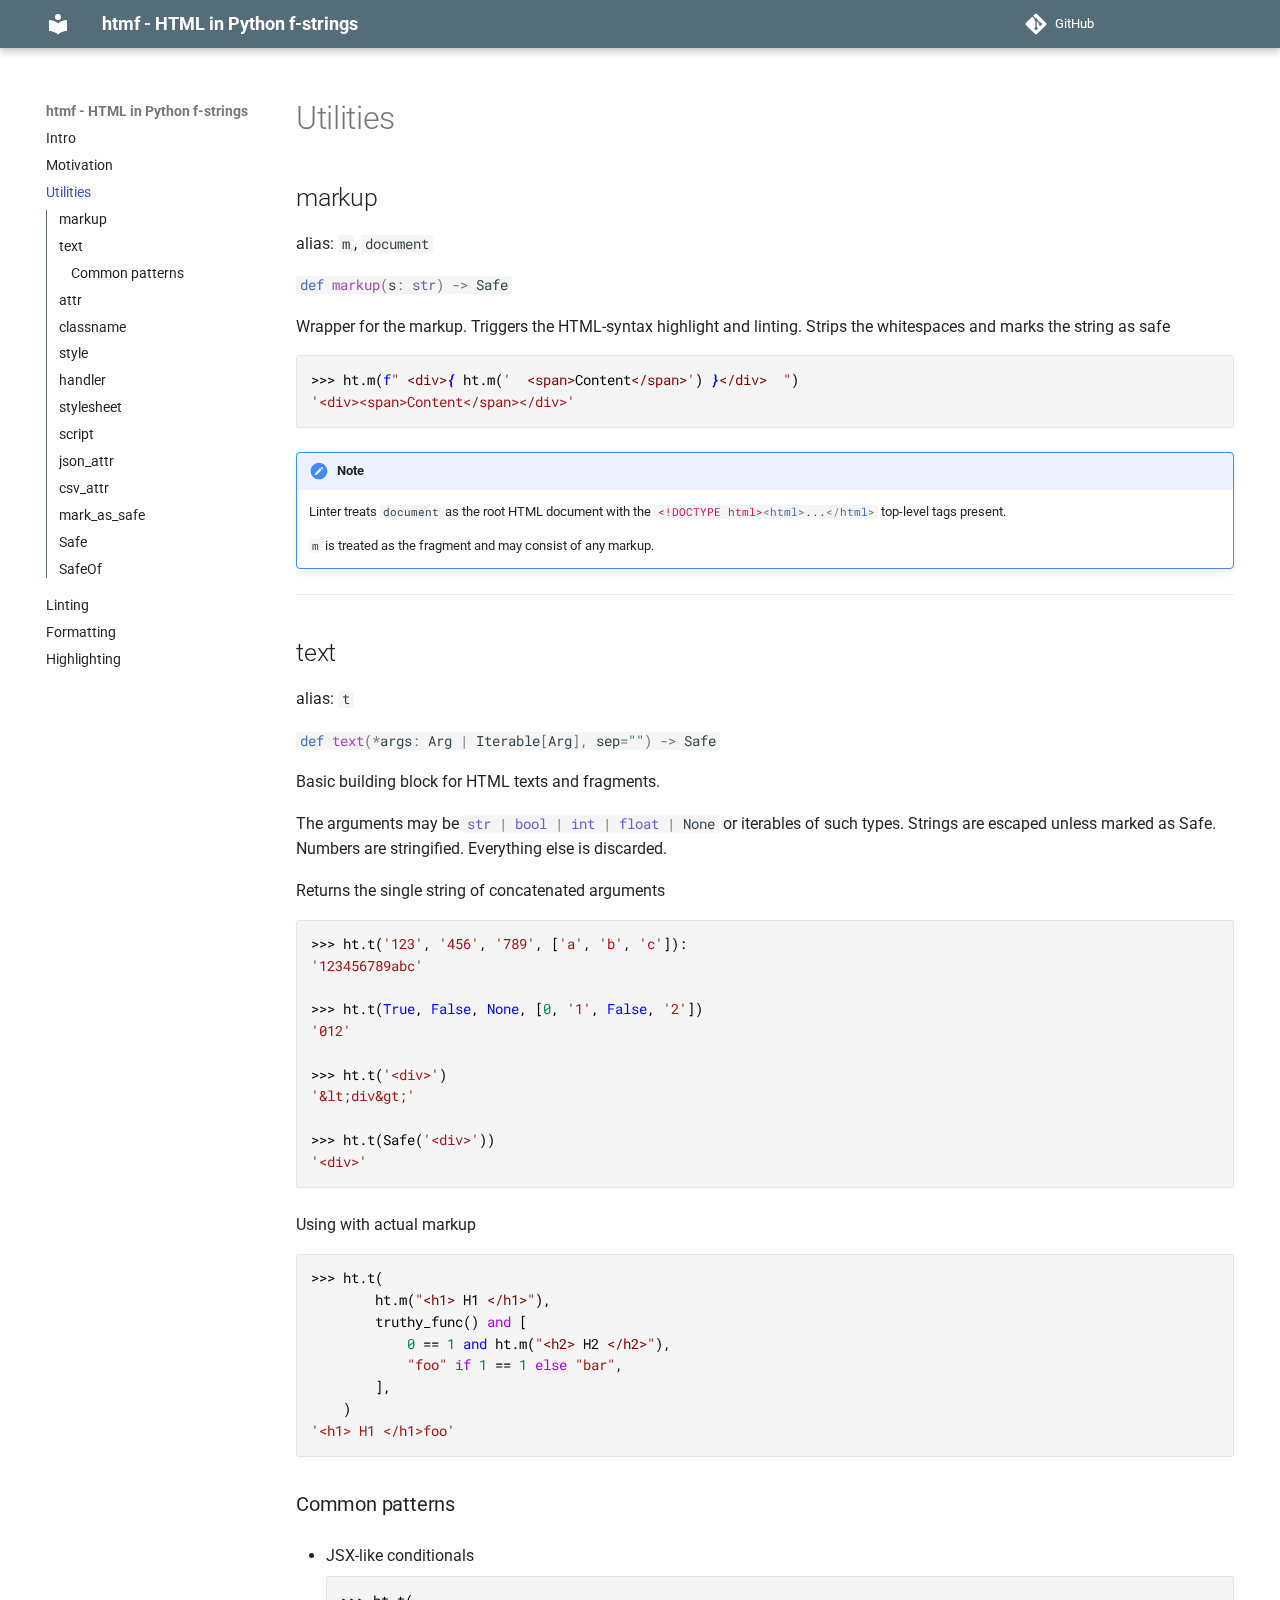
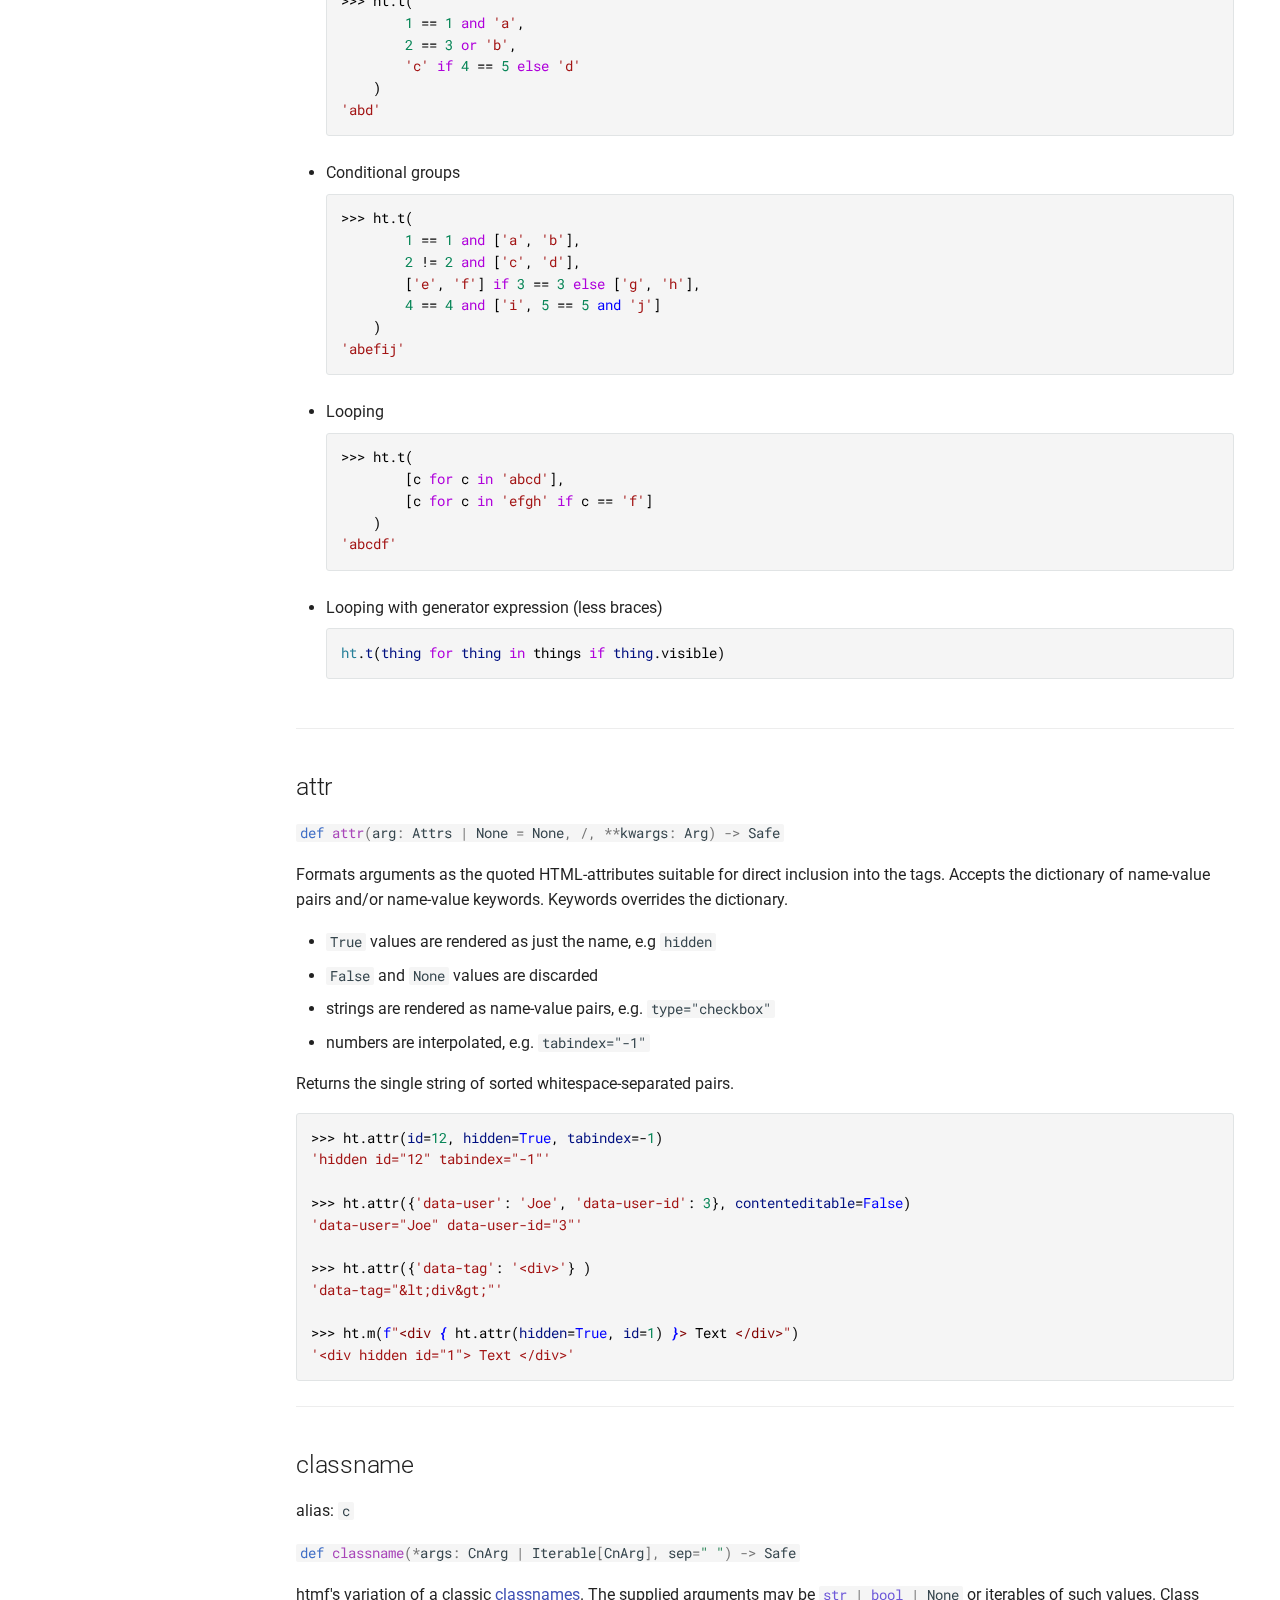
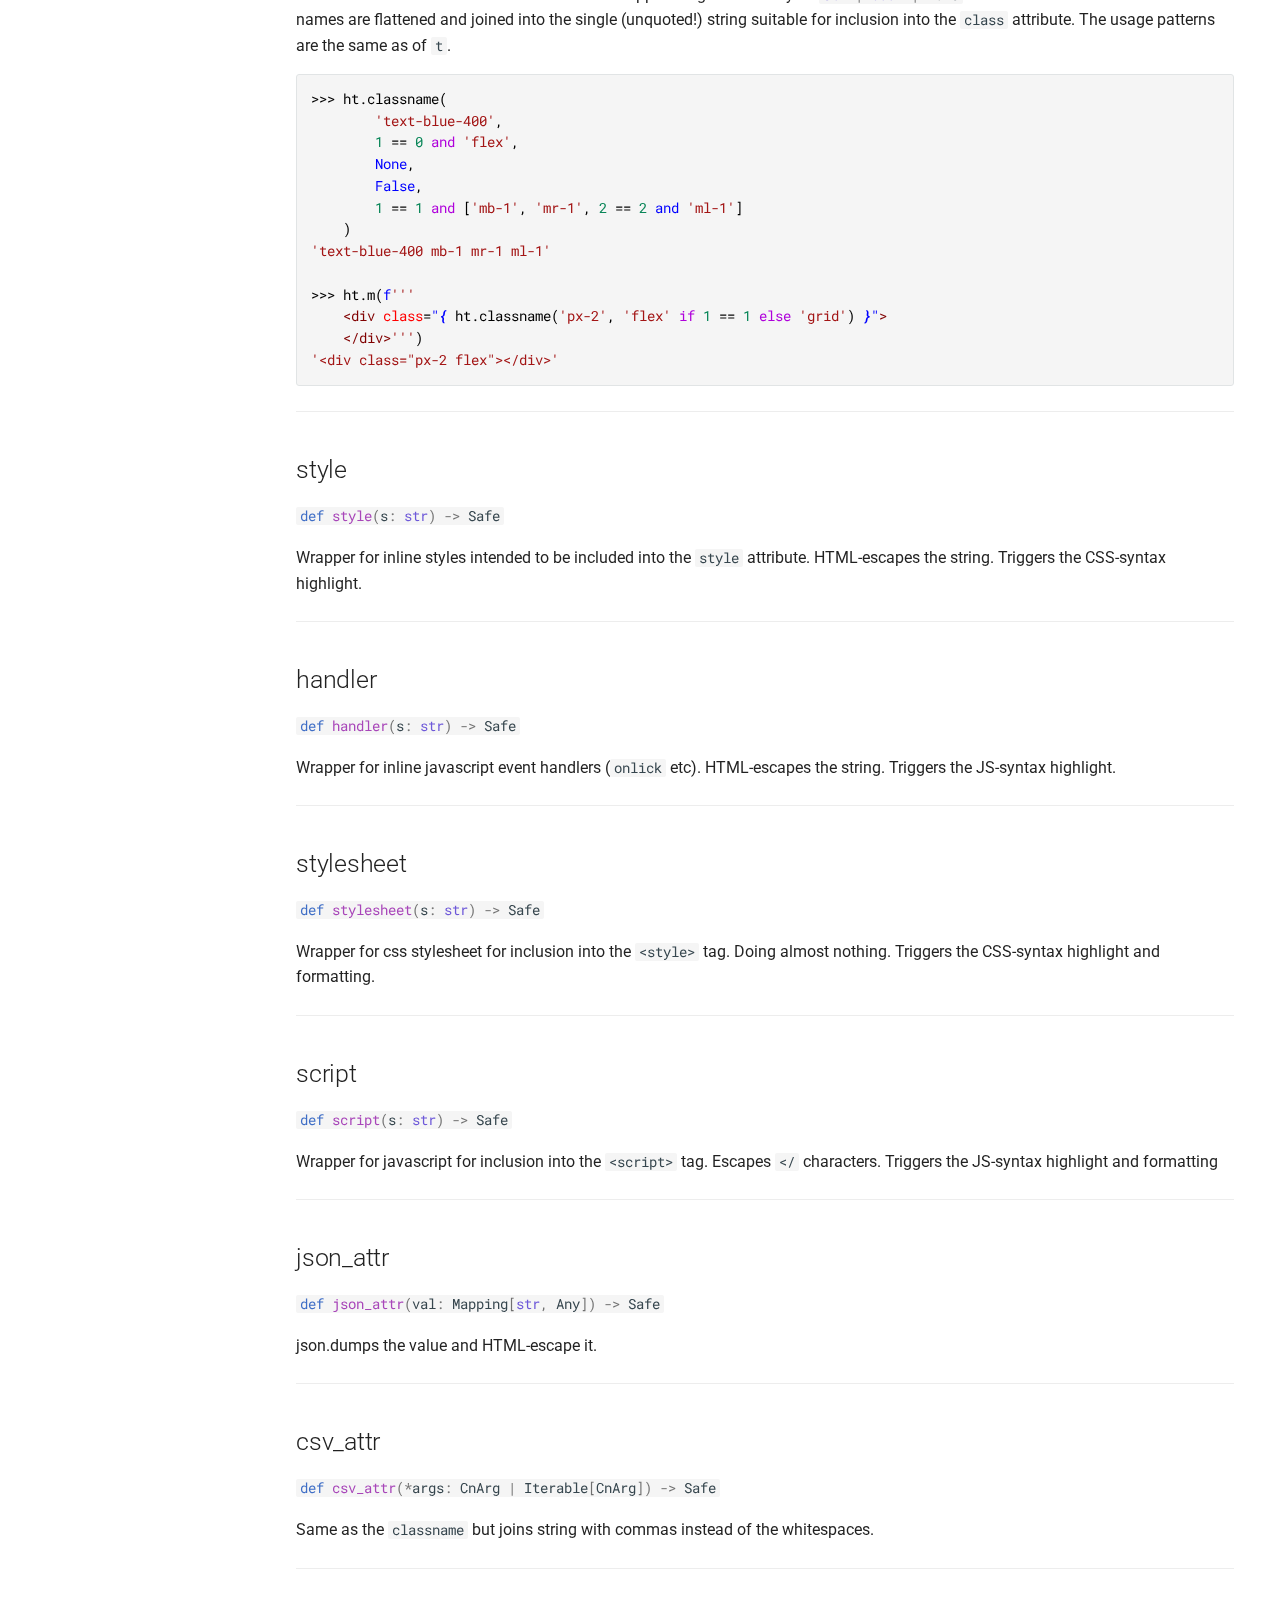
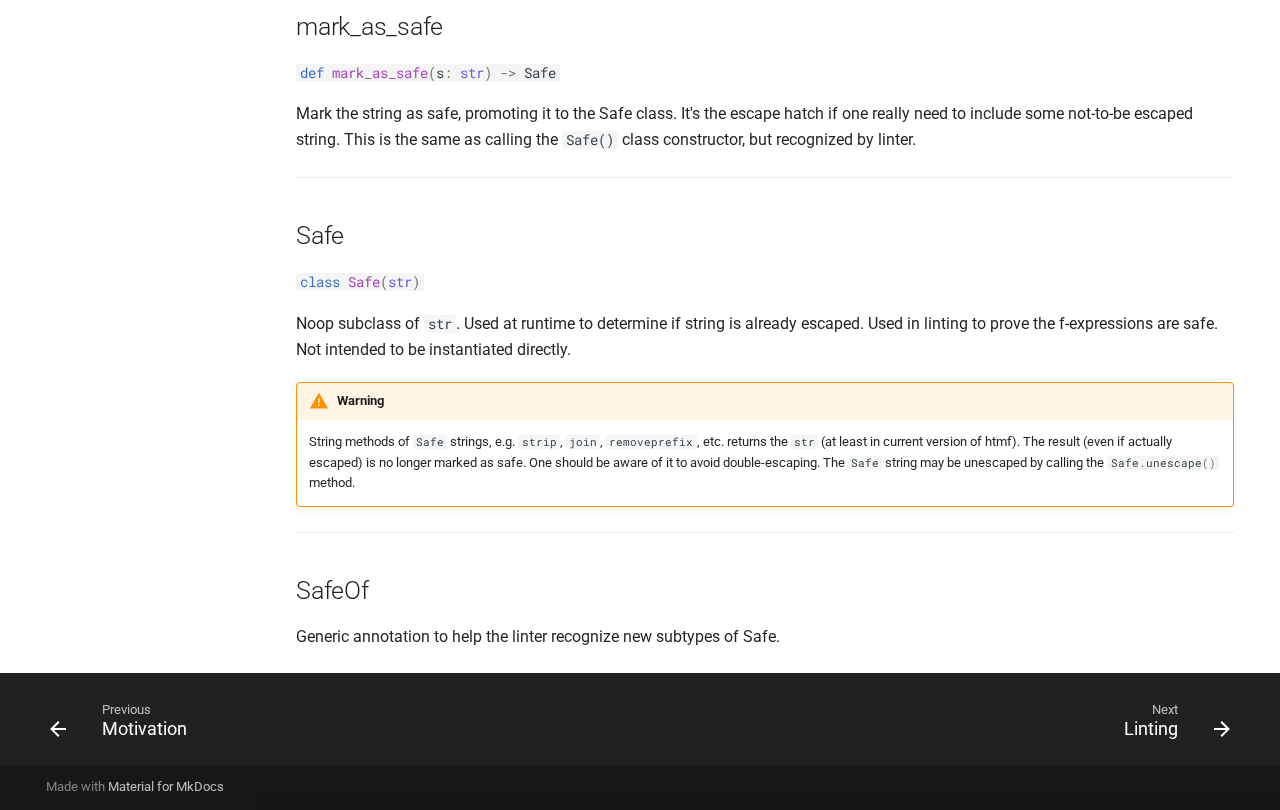
<file: api/index.html>
<!doctype html>
<html lang="en" class="no-js">
  <head>
    
      <meta charset="utf-8">
      <meta name="viewport" content="width=device-width,initial-scale=1">
      
      
      
        <link rel="canonical" href="https://jkmnt.github.io/htmf/api/">
      
      
        <link rel="prev" href="../rant/">
      
      
        <link rel="next" href="../lint/">
      
      
      <link rel="icon" href="../assets/images/favicon.png">
      <meta name="generator" content="mkdocs-1.6.0, mkdocs-material-9.5.31">
    
    
      
        <title>Utilities - htmf - HTML in Python f-strings</title>
      
    
    
      <link rel="stylesheet" href="../assets/stylesheets/main.3cba04c6.min.css">
      
        
        <link rel="stylesheet" href="../assets/stylesheets/palette.06af60db.min.css">
      
      


    
    
      
    
    
      
        
        
        <link rel="preconnect" href="https://fonts.gstatic.com" crossorigin>
        <link rel="stylesheet" href="https://fonts.googleapis.com/css?family=Roboto:300,300i,400,400i,700,700i%7CRoboto+Mono:400,400i,700,700i&display=fallback">
        <style>:root{--md-text-font:"Roboto";--md-code-font:"Roboto Mono"}</style>
      
    
    
      <link rel="stylesheet" href="../extra.css">
    
    <script>__md_scope=new URL("..",location),__md_hash=e=>[...e].reduce((e,_)=>(e<<5)-e+_.charCodeAt(0),0),__md_get=(e,_=localStorage,t=__md_scope)=>JSON.parse(_.getItem(t.pathname+"."+e)),__md_set=(e,_,t=localStorage,a=__md_scope)=>{try{t.setItem(a.pathname+"."+e,JSON.stringify(_))}catch(e){}}</script>
    
      

    
    
    
  </head>
  
  
    
    
    
    
    
    <body dir="ltr" data-md-color-scheme="default" data-md-color-primary="blue-grey" data-md-color-accent="indigo">
  
    
    <input class="md-toggle" data-md-toggle="drawer" type="checkbox" id="__drawer" autocomplete="off">
    <input class="md-toggle" data-md-toggle="search" type="checkbox" id="__search" autocomplete="off">
    <label class="md-overlay" for="__drawer"></label>
    <div data-md-component="skip">
      
        
        <a href="#utilities" class="md-skip">
          Skip to content
        </a>
      
    </div>
    <div data-md-component="announce">
      
    </div>
    
    
      

  

<header class="md-header md-header--shadow" data-md-component="header">
  <nav class="md-header__inner md-grid" aria-label="Header">
    <a href=".." title="htmf - HTML in Python f-strings" class="md-header__button md-logo" aria-label="htmf - HTML in Python f-strings" data-md-component="logo">
      
  
  <svg xmlns="http://www.w3.org/2000/svg" viewBox="0 0 24 24"><path d="M12 8a3 3 0 0 0 3-3 3 3 0 0 0-3-3 3 3 0 0 0-3 3 3 3 0 0 0 3 3m0 3.54C9.64 9.35 6.5 8 3 8v11c3.5 0 6.64 1.35 9 3.54 2.36-2.19 5.5-3.54 9-3.54V8c-3.5 0-6.64 1.35-9 3.54Z"/></svg>

    </a>
    <label class="md-header__button md-icon" for="__drawer">
      
      <svg xmlns="http://www.w3.org/2000/svg" viewBox="0 0 24 24"><path d="M3 6h18v2H3V6m0 5h18v2H3v-2m0 5h18v2H3v-2Z"/></svg>
    </label>
    <div class="md-header__title" data-md-component="header-title">
      <div class="md-header__ellipsis">
        <div class="md-header__topic">
          <span class="md-ellipsis">
            htmf - HTML in Python f-strings
          </span>
        </div>
        <div class="md-header__topic" data-md-component="header-topic">
          <span class="md-ellipsis">
            
              Utilities
            
          </span>
        </div>
      </div>
    </div>
    
      
    
    
    
    
    
      <div class="md-header__source">
        <a href="https://github.com/jkmnt/htmf" title="Go to repository" class="md-source" data-md-component="source">
  <div class="md-source__icon md-icon">
    
    <svg xmlns="http://www.w3.org/2000/svg" viewBox="0 0 448 512"><!--! Font Awesome Free 6.6.0 by @fontawesome - https://fontawesome.com License - https://fontawesome.com/license/free (Icons: CC BY 4.0, Fonts: SIL OFL 1.1, Code: MIT License) Copyright 2024 Fonticons, Inc.--><path d="M439.55 236.05 244 40.45a28.87 28.87 0 0 0-40.81 0l-40.66 40.63 51.52 51.52c27.06-9.14 52.68 16.77 43.39 43.68l49.66 49.66c34.23-11.8 61.18 31 35.47 56.69-26.49 26.49-70.21-2.87-56-37.34L240.22 199v121.85c25.3 12.54 22.26 41.85 9.08 55a34.34 34.34 0 0 1-48.55 0c-17.57-17.6-11.07-46.91 11.25-56v-123c-20.8-8.51-24.6-30.74-18.64-45L142.57 101 8.45 235.14a28.86 28.86 0 0 0 0 40.81l195.61 195.6a28.86 28.86 0 0 0 40.8 0l194.69-194.69a28.86 28.86 0 0 0 0-40.81z"/></svg>
  </div>
  <div class="md-source__repository">
    GitHub
  </div>
</a>
      </div>
    
  </nav>
  
</header>
    
    <div class="md-container" data-md-component="container">
      
      
        
          
        
      
      <main class="md-main" data-md-component="main">
        <div class="md-main__inner md-grid">
          
            
              
              <div class="md-sidebar md-sidebar--primary" data-md-component="sidebar" data-md-type="navigation" >
                <div class="md-sidebar__scrollwrap">
                  <div class="md-sidebar__inner">
                    



  

<nav class="md-nav md-nav--primary md-nav--integrated" aria-label="Navigation" data-md-level="0">
  <label class="md-nav__title" for="__drawer">
    <a href=".." title="htmf - HTML in Python f-strings" class="md-nav__button md-logo" aria-label="htmf - HTML in Python f-strings" data-md-component="logo">
      
  
  <svg xmlns="http://www.w3.org/2000/svg" viewBox="0 0 24 24"><path d="M12 8a3 3 0 0 0 3-3 3 3 0 0 0-3-3 3 3 0 0 0-3 3 3 3 0 0 0 3 3m0 3.54C9.64 9.35 6.5 8 3 8v11c3.5 0 6.64 1.35 9 3.54 2.36-2.19 5.5-3.54 9-3.54V8c-3.5 0-6.64 1.35-9 3.54Z"/></svg>

    </a>
    htmf - HTML in Python f-strings
  </label>
  
    <div class="md-nav__source">
      <a href="https://github.com/jkmnt/htmf" title="Go to repository" class="md-source" data-md-component="source">
  <div class="md-source__icon md-icon">
    
    <svg xmlns="http://www.w3.org/2000/svg" viewBox="0 0 448 512"><!--! Font Awesome Free 6.6.0 by @fontawesome - https://fontawesome.com License - https://fontawesome.com/license/free (Icons: CC BY 4.0, Fonts: SIL OFL 1.1, Code: MIT License) Copyright 2024 Fonticons, Inc.--><path d="M439.55 236.05 244 40.45a28.87 28.87 0 0 0-40.81 0l-40.66 40.63 51.52 51.52c27.06-9.14 52.68 16.77 43.39 43.68l49.66 49.66c34.23-11.8 61.18 31 35.47 56.69-26.49 26.49-70.21-2.87-56-37.34L240.22 199v121.85c25.3 12.54 22.26 41.85 9.08 55a34.34 34.34 0 0 1-48.55 0c-17.57-17.6-11.07-46.91 11.25-56v-123c-20.8-8.51-24.6-30.74-18.64-45L142.57 101 8.45 235.14a28.86 28.86 0 0 0 0 40.81l195.61 195.6a28.86 28.86 0 0 0 40.8 0l194.69-194.69a28.86 28.86 0 0 0 0-40.81z"/></svg>
  </div>
  <div class="md-source__repository">
    GitHub
  </div>
</a>
    </div>
  
  <ul class="md-nav__list" data-md-scrollfix>
    
      
      
  
  
  
  
    <li class="md-nav__item">
      <a href=".." class="md-nav__link">
        
  
  <span class="md-ellipsis">
    Intro
  </span>
  

      </a>
    </li>
  

    
      
      
  
  
  
  
    <li class="md-nav__item">
      <a href="../rant/" class="md-nav__link">
        
  
  <span class="md-ellipsis">
    Motivation
  </span>
  

      </a>
    </li>
  

    
      
      
  
  
    
  
  
  
    <li class="md-nav__item md-nav__item--active">
      
      <input class="md-nav__toggle md-toggle" type="checkbox" id="__toc">
      
      
        
      
      
        <label class="md-nav__link md-nav__link--active" for="__toc">
          
  
  <span class="md-ellipsis">
    Utilities
  </span>
  

          <span class="md-nav__icon md-icon"></span>
        </label>
      
      <a href="./" class="md-nav__link md-nav__link--active">
        
  
  <span class="md-ellipsis">
    Utilities
  </span>
  

      </a>
      
        

<nav class="md-nav md-nav--secondary" aria-label="Table of contents">
  
  
  
    
  
  
    <label class="md-nav__title" for="__toc">
      <span class="md-nav__icon md-icon"></span>
      Table of contents
    </label>
    <ul class="md-nav__list" data-md-component="toc" data-md-scrollfix>
      
        <li class="md-nav__item">
  <a href="#markup" class="md-nav__link">
    <span class="md-ellipsis">
      markup
    </span>
  </a>
  
</li>
      
        <li class="md-nav__item">
  <a href="#text" class="md-nav__link">
    <span class="md-ellipsis">
      text
    </span>
  </a>
  
    <nav class="md-nav" aria-label="text">
      <ul class="md-nav__list">
        
          <li class="md-nav__item">
  <a href="#common-patterns" class="md-nav__link">
    <span class="md-ellipsis">
      Common patterns
    </span>
  </a>
  
</li>
        
      </ul>
    </nav>
  
</li>
      
        <li class="md-nav__item">
  <a href="#attr" class="md-nav__link">
    <span class="md-ellipsis">
      attr
    </span>
  </a>
  
</li>
      
        <li class="md-nav__item">
  <a href="#classname" class="md-nav__link">
    <span class="md-ellipsis">
      classname
    </span>
  </a>
  
</li>
      
        <li class="md-nav__item">
  <a href="#style" class="md-nav__link">
    <span class="md-ellipsis">
      style
    </span>
  </a>
  
</li>
      
        <li class="md-nav__item">
  <a href="#handler" class="md-nav__link">
    <span class="md-ellipsis">
      handler
    </span>
  </a>
  
</li>
      
        <li class="md-nav__item">
  <a href="#stylesheet" class="md-nav__link">
    <span class="md-ellipsis">
      stylesheet
    </span>
  </a>
  
</li>
      
        <li class="md-nav__item">
  <a href="#script" class="md-nav__link">
    <span class="md-ellipsis">
      script
    </span>
  </a>
  
</li>
      
        <li class="md-nav__item">
  <a href="#json_attr" class="md-nav__link">
    <span class="md-ellipsis">
      json_attr
    </span>
  </a>
  
</li>
      
        <li class="md-nav__item">
  <a href="#csv_attr" class="md-nav__link">
    <span class="md-ellipsis">
      csv_attr
    </span>
  </a>
  
</li>
      
        <li class="md-nav__item">
  <a href="#mark_as_safe" class="md-nav__link">
    <span class="md-ellipsis">
      mark_as_safe
    </span>
  </a>
  
</li>
      
        <li class="md-nav__item">
  <a href="#safe" class="md-nav__link">
    <span class="md-ellipsis">
      Safe
    </span>
  </a>
  
</li>
      
        <li class="md-nav__item">
  <a href="#safeof" class="md-nav__link">
    <span class="md-ellipsis">
      SafeOf
    </span>
  </a>
  
</li>
      
    </ul>
  
</nav>
      
    </li>
  

    
      
      
  
  
  
  
    <li class="md-nav__item">
      <a href="../lint/" class="md-nav__link">
        
  
  <span class="md-ellipsis">
    Linting
  </span>
  

      </a>
    </li>
  

    
      
      
  
  
  
  
    <li class="md-nav__item">
      <a href="../format/" class="md-nav__link">
        
  
  <span class="md-ellipsis">
    Formatting
  </span>
  

      </a>
    </li>
  

    
      
      
  
  
  
  
    <li class="md-nav__item">
      <a href="../highlight/" class="md-nav__link">
        
  
  <span class="md-ellipsis">
    Highlighting
  </span>
  

      </a>
    </li>
  

    
  </ul>
</nav>
                  </div>
                </div>
              </div>
            
            
          
          
            <div class="md-content" data-md-component="content">
              <article class="md-content__inner md-typeset">
                
                  

  
  


<h1 id="utilities">Utilities</h1>
<h2 id="markup">markup</h2>
<p>alias: <code>m</code>, <code>document</code></p>
<p><code class="language-python highlight"><span class="k">def</span> <span class="nf">markup</span><span class="p">(</span><span class="n">s</span><span class="p">:</span> <span class="nb">str</span><span class="p">)</span> <span class="o">-&gt;</span> <span class="n">Safe</span></code></p>
<p>Wrapper for the markup. Triggers the HTML-syntax highlight and linting. Strips the whitespaces and marks the string as safe</p>
<!--
>>> ht.m(f" <div>{ ht.m('  <span>Content</span>') }</div>  ")
'<div><span>Content</span></div>'
-->
<div class="htmf-code"><div><span style="color: #000000;">&gt;&gt;&gt; ht.m(</span><span style="color: #0000ff;">f</span><span style="color: #a31515;">"</span><span style="color: #000000;"> </span><span style="color: #800000;">&lt;div&gt;</span><span style="color: #0000ff;font-style: italic;font-weight: bold;">{</span><span style="color: #000000;"> ht.m(</span><span style="color: #a31515;">'</span><span style="color: #000000;"> &nbsp;</span><span style="color: #800000;">&lt;span&gt;</span><span style="color: #000000;">Content</span><span style="color: #800000;">&lt;/span&gt;</span><span style="color: #a31515;">'</span><span style="color: #000000;">) </span><span style="color: #0000ff;font-style: italic;font-weight: bold;">}</span><span style="color: #800000;">&lt;/div&gt;</span><span style="color: #000000;"> &nbsp;</span><span style="color: #a31515;">"</span><span style="color: #000000;">)</span></div><div><span style="color: #a31515;">'&lt;div&gt;&lt;span&gt;Content&lt;/span&gt;&lt;/div&gt;'</span></div></div>

<div class="admonition note">
<p class="admonition-title">Note</p>
<p>Linter treats <code>document</code> as the root HTML document with the <code class="language-html highlight"><span class="cp">&lt;!DOCTYPE html&gt;</span><span class="p">&lt;</span><span class="nt">html</span><span class="p">&gt;</span>...<span class="p">&lt;/</span><span class="nt">html</span><span class="p">&gt;</span></code> top-level tags present.</p>
<p><code>m</code> is treated as the fragment and may consist of any markup.</p>
</div>
<hr />
<h2 id="text">text</h2>
<p>alias: <code>t</code></p>
<p><code class="language-python highlight"><span class="k">def</span> <span class="nf">text</span><span class="p">(</span><span class="o">*</span><span class="n">args</span><span class="p">:</span> <span class="n">Arg</span> <span class="o">|</span> <span class="n">Iterable</span><span class="p">[</span><span class="n">Arg</span><span class="p">],</span> <span class="n">sep</span><span class="o">=</span><span class="s2">&quot;&quot;</span><span class="p">)</span> <span class="o">-&gt;</span> <span class="n">Safe</span></code></p>
<p>Basic building block for HTML texts and fragments.</p>
<p>The arguments may be <code class="language-python highlight"><span class="nb">str</span> <span class="o">|</span> <span class="nb">bool</span> <span class="o">|</span> <span class="nb">int</span> <span class="o">|</span> <span class="nb">float</span> <span class="o">|</span> <span class="kc">None</span></code> or iterables of such types.
Strings are escaped unless marked as Safe.
Numbers are stringified. Everything else is discarded.</p>
<p>Returns the single string of concatenated arguments</p>
<!-- >>> ht.t('123', '456', '789', ['a', 'b', 'c']):
'123456789abc'

>>> ht.t(True, False, None, [0, '1', False, '2'])
'012'

>>> ht.t('<div>')
'&lt;div&gt;'

>>> ht.t(Safe('<div>'))
'<div>' -->

<div class="htmf-code"><div><span style="color: #000000;">&gt;&gt;&gt; ht.t(</span><span style="color: #a31515;">'123'</span><span style="color: #000000;">, </span><span style="color: #a31515;">'456'</span><span style="color: #000000;">, </span><span style="color: #a31515;">'789'</span><span style="color: #000000;">, [</span><span style="color: #a31515;">'a'</span><span style="color: #000000;">, </span><span style="color: #a31515;">'b'</span><span style="color: #000000;">, </span><span style="color: #a31515;">'c'</span><span style="color: #000000;">]):</span></div><div><span style="color: #a31515;">'123456789abc'</span></div><br><div><span style="color: #000000;">&gt;&gt;&gt; ht.t(</span><span style="color: #0000ff;">True</span><span style="color: #000000;">, </span><span style="color: #0000ff;">False</span><span style="color: #000000;">, </span><span style="color: #0000ff;">None</span><span style="color: #000000;">, [</span><span style="color: #098658;">0</span><span style="color: #000000;">, </span><span style="color: #a31515;">'1'</span><span style="color: #000000;">, </span><span style="color: #0000ff;">False</span><span style="color: #000000;">, </span><span style="color: #a31515;">'2'</span><span style="color: #000000;">])</span></div><div><span style="color: #a31515;">'012'</span></div><br><div><span style="color: #000000;">&gt;&gt;&gt; ht.t(</span><span style="color: #a31515;">'&lt;div&gt;'</span><span style="color: #000000;">)</span></div><div><span style="color: #a31515;">'&amp;lt;div&amp;gt;'</span></div><br><div><span style="color: #000000;">&gt;&gt;&gt; ht.t(Safe(</span><span style="color: #a31515;">'&lt;div&gt;'</span><span style="color: #000000;">))</span></div><div><span style="color: #a31515;">'&lt;div&gt;'</span></div></div>

<p>Using with actual markup</p>
<!--
>>> ht.t(
        ht.m("<h1> H1 </h1>"),
        truthy_func() and [
            0 == 1 and ht.m("<h2> H2 </h2>"),
            "foo" if 1 == 1 else "bar",
        ],
    )
'<h1> H1 </h1>foo'
-->
<div class="htmf-code"><div><span style="color: #000000;">&gt;&gt;&gt; ht.t(</span></div><div><span style="color: #000000;">&nbsp; &nbsp; &nbsp; &nbsp; ht.m(</span><span style="color: #a31515;">"</span><span style="color: #800000;">&lt;h1&gt;</span><span style="color: #000000;"> H1 </span><span style="color: #800000;">&lt;/h1&gt;</span><span style="color: #a31515;">"</span><span style="color: #000000;">),</span></div><div><span style="color: #000000;">&nbsp; &nbsp; &nbsp; &nbsp; truthy_func() </span><span style="color: #af00db;">and</span><span style="color: #000000;"> [</span></div><div><span style="color: #000000;">&nbsp; &nbsp; &nbsp; &nbsp; &nbsp; &nbsp; </span><span style="color: #098658;">0</span><span style="color: #000000;"> == </span><span style="color: #098658;">1</span><span style="color: #000000;"> </span><span style="color: #0000ff;">and</span><span style="color: #000000;"> ht.m(</span><span style="color: #a31515;">"</span><span style="color: #800000;">&lt;h2&gt;</span><span style="color: #000000;"> H2 </span><span style="color: #800000;">&lt;/h2&gt;</span><span style="color: #a31515;">"</span><span style="color: #000000;">),</span></div><div><span style="color: #000000;">&nbsp; &nbsp; &nbsp; &nbsp; &nbsp; &nbsp; </span><span style="color: #a31515;">"foo"</span><span style="color: #000000;"> </span><span style="color: #af00db;">if</span><span style="color: #000000;"> </span><span style="color: #098658;">1</span><span style="color: #000000;"> == </span><span style="color: #098658;">1</span><span style="color: #000000;"> </span><span style="color: #af00db;">else</span><span style="color: #000000;"> </span><span style="color: #a31515;">"bar"</span><span style="color: #000000;">,</span></div><div><span style="color: #000000;">&nbsp; &nbsp; &nbsp; &nbsp; ],</span></div><div><span style="color: #000000;">&nbsp; &nbsp; )</span></div><div><span style="color: #a31515;">'&lt;h1&gt; H1 &lt;/h1&gt;foo'</span></div></div>

<h3 id="common-patterns">Common patterns</h3>
<ul>
<li>
<p>JSX-like conditionals
    <!--
        >>> ht.t(
            1 == 1 and 'a',
            2 == 3 or 'b',
            'c' if 4 == 5 else 'd'
        )
        'abd'
    -->
    <div class="htmf-code"><div><span style="color: #000000;">&gt;&gt;&gt; ht.t(</span></div><div><span style="color: #000000;">&nbsp; &nbsp; &nbsp; &nbsp; </span><span style="color: #098658;">1</span><span style="color: #000000;"> == </span><span style="color: #098658;">1</span><span style="color: #000000;"> </span><span style="color: #af00db;">and</span><span style="color: #000000;"> </span><span style="color: #a31515;">'a'</span><span style="color: #000000;">,</span></div><div><span style="color: #000000;">&nbsp; &nbsp; &nbsp; &nbsp; </span><span style="color: #098658;">2</span><span style="color: #000000;"> == </span><span style="color: #098658;">3</span><span style="color: #000000;"> </span><span style="color: #af00db;">or</span><span style="color: #000000;"> </span><span style="color: #a31515;">'b'</span><span style="color: #000000;">,</span></div><div><span style="color: #000000;">&nbsp; &nbsp; &nbsp; &nbsp; </span><span style="color: #a31515;">'c'</span><span style="color: #000000;"> </span><span style="color: #af00db;">if</span><span style="color: #000000;"> </span><span style="color: #098658;">4</span><span style="color: #000000;"> == </span><span style="color: #098658;">5</span><span style="color: #000000;"> </span><span style="color: #af00db;">else</span><span style="color: #000000;"> </span><span style="color: #a31515;">'d'</span></div><div><span style="color: #000000;">&nbsp; &nbsp; )</span></div><div><span style="color: #a31515;">'abd'</span></div></div></p>
</li>
<li>
<p>Conditional groups
    <!--
    >>> ht.t(
            1 == 1 and ['a', 'b'],
            2 != 2 and ['c', 'd'],
            ['e', 'f'] if 3 == 3 else ['g', 'h'],
            4 == 4 and ['i', 5 == 5 and 'j']
        )
    'abefij'
    -->
    <div class="htmf-code"><div><span style="color: #000000;">&gt;&gt;&gt; ht.t(</span></div><div><span style="color: #000000;">&nbsp; &nbsp; &nbsp; &nbsp; </span><span style="color: #098658;">1</span><span style="color: #000000;"> == </span><span style="color: #098658;">1</span><span style="color: #000000;"> </span><span style="color: #af00db;">and</span><span style="color: #000000;"> [</span><span style="color: #a31515;">'a'</span><span style="color: #000000;">, </span><span style="color: #a31515;">'b'</span><span style="color: #000000;">],</span></div><div><span style="color: #000000;">&nbsp; &nbsp; &nbsp; &nbsp; </span><span style="color: #098658;">2</span><span style="color: #000000;"> != </span><span style="color: #098658;">2</span><span style="color: #000000;"> </span><span style="color: #af00db;">and</span><span style="color: #000000;"> [</span><span style="color: #a31515;">'c'</span><span style="color: #000000;">, </span><span style="color: #a31515;">'d'</span><span style="color: #000000;">],</span></div><div><span style="color: #000000;">&nbsp; &nbsp; &nbsp; &nbsp; [</span><span style="color: #a31515;">'e'</span><span style="color: #000000;">, </span><span style="color: #a31515;">'f'</span><span style="color: #000000;">] </span><span style="color: #af00db;">if</span><span style="color: #000000;"> </span><span style="color: #098658;">3</span><span style="color: #000000;"> == </span><span style="color: #098658;">3</span><span style="color: #000000;"> </span><span style="color: #af00db;">else</span><span style="color: #000000;"> [</span><span style="color: #a31515;">'g'</span><span style="color: #000000;">, </span><span style="color: #a31515;">'h'</span><span style="color: #000000;">],</span></div><div><span style="color: #000000;">&nbsp; &nbsp; &nbsp; &nbsp; </span><span style="color: #098658;">4</span><span style="color: #000000;"> == </span><span style="color: #098658;">4</span><span style="color: #000000;"> </span><span style="color: #af00db;">and</span><span style="color: #000000;"> [</span><span style="color: #a31515;">'i'</span><span style="color: #000000;">, </span><span style="color: #098658;">5</span><span style="color: #000000;"> == </span><span style="color: #098658;">5</span><span style="color: #000000;"> </span><span style="color: #0000ff;">and</span><span style="color: #000000;"> </span><span style="color: #a31515;">'j'</span><span style="color: #000000;">]</span></div><div><span style="color: #000000;">&nbsp; &nbsp; )</span></div><div><span style="color: #a31515;">'abefij'</span></div></div></p>
</li>
<li>
<p>Looping
    <!--
    >>> ht.t(
            [c for c in 'abcd'],
            [c for c in 'efgh' if c == 'f']
        )
    'abcdf'
    -->
    <div class="htmf-code"><div><span style="color: #000000;">&gt;&gt;&gt; ht.t(</span></div><div><span style="color: #000000;">&nbsp; &nbsp; &nbsp; &nbsp; [c </span><span style="color: #af00db;">for</span><span style="color: #000000;"> c </span><span style="color: #af00db;">in</span><span style="color: #000000;"> </span><span style="color: #a31515;">'abcd'</span><span style="color: #000000;">],</span></div><div><span style="color: #000000;">&nbsp; &nbsp; &nbsp; &nbsp; [c </span><span style="color: #af00db;">for</span><span style="color: #000000;"> c </span><span style="color: #af00db;">in</span><span style="color: #000000;"> </span><span style="color: #a31515;">'efgh'</span><span style="color: #000000;"> </span><span style="color: #af00db;">if</span><span style="color: #000000;"> c == </span><span style="color: #a31515;">'f'</span><span style="color: #000000;">]</span></div><div><span style="color: #000000;">&nbsp; &nbsp; )</span></div><div><span style="color: #a31515;">'abcdf'</span></div></div></p>
</li>
<li>
<p>Looping with generator expression (less braces)</p>
<p><!--
ht.t(thing for thing in things if thing.visible)
-->
<div class="htmf-code"><div><span style="color: #267f99;">ht</span><span style="color: #000000;">.</span><span style="color: #001080;">t</span><span style="color: #000000;">(</span><span style="color: #001080;">thing</span><span style="color: #000000;"> </span><span style="color: #af00db;">for</span><span style="color: #000000;"> </span><span style="color: #001080;">thing</span><span style="color: #000000;"> </span><span style="color: #af00db;">in</span><span style="color: #000000;"> things </span><span style="color: #af00db;">if</span><span style="color: #000000;"> </span><span style="color: #001080;">thing</span><span style="color: #000000;">.visible)</span></div></div></p>
</li>
</ul>
<hr />
<h2 id="attr">attr</h2>
<p><code class="language-python highlight"><span class="k">def</span> <span class="nf">attr</span><span class="p">(</span><span class="n">arg</span><span class="p">:</span> <span class="n">Attrs</span> <span class="o">|</span> <span class="kc">None</span> <span class="o">=</span> <span class="kc">None</span><span class="p">,</span> <span class="o">/</span><span class="p">,</span> <span class="o">**</span><span class="n">kwargs</span><span class="p">:</span> <span class="n">Arg</span><span class="p">)</span> <span class="o">-&gt;</span> <span class="n">Safe</span></code></p>
<p>Formats arguments as the quoted HTML-attributes suitable for direct inclusion into the tags.
Accepts the dictionary of name-value pairs and/or name-value keywords.
Keywords overrides the dictionary.</p>
<ul>
<li><code>True</code> values are rendered as just the name, e.g <code>hidden</code></li>
<li><code>False</code> and <code>None</code> values are discarded</li>
<li>strings are rendered as name-value pairs, e.g. <code>type="checkbox"</code></li>
<li>numbers are interpolated, e.g. <code>tabindex="-1"</code></li>
</ul>
<p>Returns the single string of sorted whitespace-separated pairs.</p>
<!--
>>> ht.attr(id=12, hidden=True, tabindex=-1)
'hidden id="12" tabindex="-1"'

>>> ht.attr({'data-user': 'Joe', 'data-user-id': 3}, contenteditable=False)
'data-user="Joe" data-user-id="3"'

>>> ht.attr({'data-tag': '<div>'} )
'data-tag="&lt;div&gt;"'

>>> ht.m(f"<div { ht.attr(hidden=True, id=1) }> Text </div>")
'<div hidden id="1"> Text </div>'
 -->
<div class="htmf-code"><div><span style="color: #000000;">&gt;&gt;&gt; ht.attr(</span><span style="color: #001080;">id</span><span style="color: #000000;">=</span><span style="color: #098658;">12</span><span style="color: #000000;">, </span><span style="color: #001080;">hidden</span><span style="color: #000000;">=</span><span style="color: #0000ff;">True</span><span style="color: #000000;">, </span><span style="color: #001080;">tabindex</span><span style="color: #000000;">=-</span><span style="color: #098658;">1</span><span style="color: #000000;">)</span></div><div><span style="color: #a31515;">'hidden id="12" tabindex="-1"'</span></div><br><div><span style="color: #000000;">&gt;&gt;&gt; ht.attr({</span><span style="color: #a31515;">'data-user'</span><span style="color: #000000;">: </span><span style="color: #a31515;">'Joe'</span><span style="color: #000000;">, </span><span style="color: #a31515;">'data-user-id'</span><span style="color: #000000;">: </span><span style="color: #098658;">3</span><span style="color: #000000;">}, </span><span style="color: #001080;">contenteditable</span><span style="color: #000000;">=</span><span style="color: #0000ff;">False</span><span style="color: #000000;">)</span></div><div><span style="color: #a31515;">'data-user="Joe" data-user-id="3"'</span></div><br><div><span style="color: #000000;">&gt;&gt;&gt; ht.attr({</span><span style="color: #a31515;">'data-tag'</span><span style="color: #000000;">: </span><span style="color: #a31515;">'&lt;div&gt;'</span><span style="color: #000000;">} )</span></div><div><span style="color: #a31515;">'data-tag="&amp;lt;div&amp;gt;"'</span></div><br><div><span style="color: #000000;">&gt;&gt;&gt; ht.m(</span><span style="color: #0000ff;">f</span><span style="color: #a31515;">"</span><span style="color: #800000;">&lt;div</span><span style="color: #000000;"> </span><span style="color: #0000ff;font-style: italic;font-weight: bold;">{</span><span style="color: #000000;"> ht.attr(</span><span style="color: #001080;">hidden</span><span style="color: #000000;">=</span><span style="color: #0000ff;">True</span><span style="color: #000000;">, </span><span style="color: #001080;">id</span><span style="color: #000000;">=</span><span style="color: #098658;">1</span><span style="color: #000000;">) </span><span style="color: #0000ff;font-style: italic;font-weight: bold;">}</span><span style="color: #800000;">&gt;</span><span style="color: #000000;"> Text </span><span style="color: #800000;">&lt;/div&gt;</span><span style="color: #a31515;">"</span><span style="color: #000000;">)</span></div><div><span style="color: #a31515;">'&lt;div hidden id="1"&gt; Text &lt;/div&gt;'</span></div></div>

<hr />
<h2 id="classname">classname</h2>
<p>alias: <code>c</code></p>
<p><code class="language-python highlight"><span class="k">def</span> <span class="nf">classname</span><span class="p">(</span><span class="o">*</span><span class="n">args</span><span class="p">:</span> <span class="n">CnArg</span> <span class="o">|</span> <span class="n">Iterable</span><span class="p">[</span><span class="n">CnArg</span><span class="p">],</span> <span class="n">sep</span><span class="o">=</span><span class="s2">&quot; &quot;</span><span class="p">)</span> <span class="o">-&gt;</span> <span class="n">Safe</span></code></p>
<p>htmf's variation of a classic <a href="https://www.npmjs.com/package/classnames">classnames</a>.
The supplied arguments may be <code class="language-python highlight"><span class="nb">str</span> <span class="o">|</span> <span class="nb">bool</span> <span class="o">|</span> <span class="kc">None</span></code> or iterables of such values.
Class names are flattened and joined into the single (unquoted!) string suitable
for inclusion into the <code>class</code> attribute. The usage patterns are the same as of <code>t</code>.</p>
<!--
>>> ht.classname(
        'text-blue-400',
        1 == 0 and 'flex',
        None,
        False,
        1 == 1 and ['mb-1', 'mr-1', 2 == 2 and 'ml-1']
    )
'text-blue-400 mb-1 mr-1 ml-1'

>>> ht.m(f'''
    <div class="{ ht.classname('px-2', 'flex' if 1 == 1 else 'grid') }">
    </div>''')
'<div class="px-2 flex"></div>'
 -->
<div class="htmf-code"><div><span style="color: #000000;">&gt;&gt;&gt; ht.classname(</span></div><div><span style="color: #000000;">&nbsp; &nbsp; &nbsp; &nbsp; </span><span style="color: #a31515;">'text-blue-400'</span><span style="color: #000000;">,</span></div><div><span style="color: #000000;">&nbsp; &nbsp; &nbsp; &nbsp; </span><span style="color: #098658;">1</span><span style="color: #000000;"> == </span><span style="color: #098658;">0</span><span style="color: #000000;"> </span><span style="color: #af00db;">and</span><span style="color: #000000;"> </span><span style="color: #a31515;">'flex'</span><span style="color: #000000;">,</span></div><div><span style="color: #000000;">&nbsp; &nbsp; &nbsp; &nbsp; </span><span style="color: #0000ff;">None</span><span style="color: #000000;">,</span></div><div><span style="color: #000000;">&nbsp; &nbsp; &nbsp; &nbsp; </span><span style="color: #0000ff;">False</span><span style="color: #000000;">,</span></div><div><span style="color: #000000;">&nbsp; &nbsp; &nbsp; &nbsp; </span><span style="color: #098658;">1</span><span style="color: #000000;"> == </span><span style="color: #098658;">1</span><span style="color: #000000;"> </span><span style="color: #af00db;">and</span><span style="color: #000000;"> [</span><span style="color: #a31515;">'mb-1'</span><span style="color: #000000;">, </span><span style="color: #a31515;">'mr-1'</span><span style="color: #000000;">, </span><span style="color: #098658;">2</span><span style="color: #000000;"> == </span><span style="color: #098658;">2</span><span style="color: #000000;"> </span><span style="color: #0000ff;">and</span><span style="color: #000000;"> </span><span style="color: #a31515;">'ml-1'</span><span style="color: #000000;">]</span></div><div><span style="color: #000000;">&nbsp; &nbsp; )</span></div><div><span style="color: #a31515;">'text-blue-400 mb-1 mr-1 ml-1'</span></div><br><div><span style="color: #000000;">&gt;&gt;&gt; ht.m(</span><span style="color: #0000ff;">f</span><span style="color: #a31515;">'''</span></div><div><span style="color: #000000;">&nbsp; &nbsp; </span><span style="color: #800000;">&lt;div</span><span style="color: #000000;"> </span><span style="color: #ff0000;">class</span><span style="color: #000000;">=</span><span style="color: #0000ff;">"</span><span style="color: #0000ff;font-style: italic;font-weight: bold;">{</span><span style="color: #000000;"> ht.classname(</span><span style="color: #a31515;">'px-2'</span><span style="color: #000000;">, </span><span style="color: #a31515;">'flex'</span><span style="color: #000000;"> </span><span style="color: #af00db;">if</span><span style="color: #000000;"> </span><span style="color: #098658;">1</span><span style="color: #000000;"> == </span><span style="color: #098658;">1</span><span style="color: #000000;"> </span><span style="color: #af00db;">else</span><span style="color: #000000;"> </span><span style="color: #a31515;">'grid'</span><span style="color: #000000;">) </span><span style="color: #0000ff;font-style: italic;font-weight: bold;">}</span><span style="color: #0000ff;">"</span><span style="color: #800000;">&gt;</span></div><div><span style="color: #000000;">&nbsp; &nbsp; </span><span style="color: #800000;">&lt;/div&gt;</span><span style="color: #a31515;">'''</span><span style="color: #000000;">)</span></div><div><span style="color: #a31515;">'&lt;div class="px-2 flex"&gt;&lt;/div&gt;'</span></div></div>

<hr />
<h2 id="style">style</h2>
<p><code class="language-python highlight"><span class="k">def</span> <span class="nf">style</span><span class="p">(</span><span class="n">s</span><span class="p">:</span> <span class="nb">str</span><span class="p">)</span> <span class="o">-&gt;</span> <span class="n">Safe</span></code></p>
<p>Wrapper for inline styles intended to be included into the <code>style</code> attribute. HTML-escapes the string. Triggers the CSS-syntax highlight.</p>
<hr />
<h2 id="handler">handler</h2>
<p><code class="language-python highlight"><span class="k">def</span> <span class="nf">handler</span><span class="p">(</span><span class="n">s</span><span class="p">:</span> <span class="nb">str</span><span class="p">)</span> <span class="o">-&gt;</span> <span class="n">Safe</span></code></p>
<p>Wrapper for inline javascript event handlers (<code>onlick</code> etc).
HTML-escapes the string. Triggers the JS-syntax highlight.</p>
<hr />
<h2 id="stylesheet">stylesheet</h2>
<p><code class="language-python highlight"><span class="k">def</span> <span class="nf">stylesheet</span><span class="p">(</span><span class="n">s</span><span class="p">:</span> <span class="nb">str</span><span class="p">)</span> <span class="o">-&gt;</span> <span class="n">Safe</span></code></p>
<p>Wrapper for css stylesheet for inclusion into the <code>&lt;style&gt;</code> tag.
Doing almost nothing.
Triggers the CSS-syntax highlight and formatting.</p>
<hr />
<h2 id="script">script</h2>
<p><code class="language-python highlight"><span class="k">def</span> <span class="nf">script</span><span class="p">(</span><span class="n">s</span><span class="p">:</span> <span class="nb">str</span><span class="p">)</span> <span class="o">-&gt;</span> <span class="n">Safe</span></code></p>
<p>Wrapper for javascript for inclusion into the <code>&lt;script&gt;</code> tag. Escapes <code>&lt;/</code> characters. Triggers the JS-syntax highlight and formatting</p>
<hr />
<h2 id="json_attr">json_attr</h2>
<p><code class="language-python highlight"><span class="k">def</span> <span class="nf">json_attr</span><span class="p">(</span><span class="n">val</span><span class="p">:</span> <span class="n">Mapping</span><span class="p">[</span><span class="nb">str</span><span class="p">,</span> <span class="n">Any</span><span class="p">])</span> <span class="o">-&gt;</span> <span class="n">Safe</span></code></p>
<p>json.dumps the value and HTML-escape it.</p>
<hr />
<h2 id="csv_attr">csv_attr</h2>
<p><code class="language-python highlight"><span class="k">def</span> <span class="nf">csv_attr</span><span class="p">(</span><span class="o">*</span><span class="n">args</span><span class="p">:</span> <span class="n">CnArg</span> <span class="o">|</span> <span class="n">Iterable</span><span class="p">[</span><span class="n">CnArg</span><span class="p">])</span> <span class="o">-&gt;</span> <span class="n">Safe</span></code></p>
<p>Same as the <code>classname</code> but joins string with commas instead of the whitespaces.</p>
<hr />
<h2 id="mark_as_safe">mark_as_safe</h2>
<p><code class="language-python highlight"><span class="k">def</span> <span class="nf">mark_as_safe</span><span class="p">(</span><span class="n">s</span><span class="p">:</span> <span class="nb">str</span><span class="p">)</span> <span class="o">-&gt;</span> <span class="n">Safe</span></code></p>
<p>Mark the string as safe, promoting it to the Safe class.
It's the escape hatch if one really need to include some not-to-be escaped string. This is the same as calling the <code>Safe()</code> class constructor, but recognized by linter.</p>
<hr />
<h2 id="safe">Safe</h2>
<p><code class="language-python highlight"><span class="k">class</span> <span class="nc">Safe</span><span class="p">(</span><span class="nb">str</span><span class="p">)</span></code></p>
<p>Noop subclass of <code>str</code>. Used at runtime to determine if string is already escaped. Used in linting to prove the f-expressions are safe.
Not intended to be instantiated directly.</p>
<div class="admonition warning">
<p class="admonition-title">Warning</p>
<p>String methods of <code>Safe</code> strings, e.g. <code>strip</code>, <code>join</code>, <code>removeprefix</code>, etc. returns the <code>str</code> (at least in current version of htmf). The result (even if actually escaped) is no longer marked as safe. One should be aware of it to avoid double-escaping. The <code>Safe</code> string may be unescaped by calling the <code class="language-python highlight"><span class="n">Safe</span><span class="o">.</span><span class="n">unescape</span><span class="p">()</span></code> method.</p>
</div>
<hr />
<h2 id="safeof">SafeOf</h2>
<p>Generic annotation to help the linter recognize new subtypes of Safe.</p>












                
              </article>
            </div>
          
          
<script>var target=document.getElementById(location.hash.slice(1));target&&target.name&&(target.checked=target.name.startsWith("__tabbed_"))</script>
        </div>
        
      </main>
      
        <footer class="md-footer">
  
    
      
      <nav class="md-footer__inner md-grid" aria-label="Footer" >
        
          
          <a href="../rant/" class="md-footer__link md-footer__link--prev" aria-label="Previous: Motivation">
            <div class="md-footer__button md-icon">
              
              <svg xmlns="http://www.w3.org/2000/svg" viewBox="0 0 24 24"><path d="M20 11v2H8l5.5 5.5-1.42 1.42L4.16 12l7.92-7.92L13.5 5.5 8 11h12Z"/></svg>
            </div>
            <div class="md-footer__title">
              <span class="md-footer__direction">
                Previous
              </span>
              <div class="md-ellipsis">
                Motivation
              </div>
            </div>
          </a>
        
        
          
          <a href="../lint/" class="md-footer__link md-footer__link--next" aria-label="Next: Linting">
            <div class="md-footer__title">
              <span class="md-footer__direction">
                Next
              </span>
              <div class="md-ellipsis">
                Linting
              </div>
            </div>
            <div class="md-footer__button md-icon">
              
              <svg xmlns="http://www.w3.org/2000/svg" viewBox="0 0 24 24"><path d="M4 11v2h12l-5.5 5.5 1.42 1.42L19.84 12l-7.92-7.92L10.5 5.5 16 11H4Z"/></svg>
            </div>
          </a>
        
      </nav>
    
  
  <div class="md-footer-meta md-typeset">
    <div class="md-footer-meta__inner md-grid">
      <div class="md-copyright">
  
  
    Made with
    <a href="https://squidfunk.github.io/mkdocs-material/" target="_blank" rel="noopener">
      Material for MkDocs
    </a>
  
</div>
      
    </div>
  </div>
</footer>
      
    </div>
    <div class="md-dialog" data-md-component="dialog">
      <div class="md-dialog__inner md-typeset"></div>
    </div>
    
    
    <script id="__config" type="application/json">{"base": "..", "features": ["toc.integrate", "navigation.footer"], "search": "../assets/javascripts/workers/search.b8dbb3d2.min.js", "translations": {"clipboard.copied": "Copied to clipboard", "clipboard.copy": "Copy to clipboard", "search.result.more.one": "1 more on this page", "search.result.more.other": "# more on this page", "search.result.none": "No matching documents", "search.result.one": "1 matching document", "search.result.other": "# matching documents", "search.result.placeholder": "Type to start searching", "search.result.term.missing": "Missing", "select.version": "Select version"}}</script>
    
    
      <script src="../assets/javascripts/bundle.fe8b6f2b.min.js"></script>
      
    
  </body>
</html>
</file>
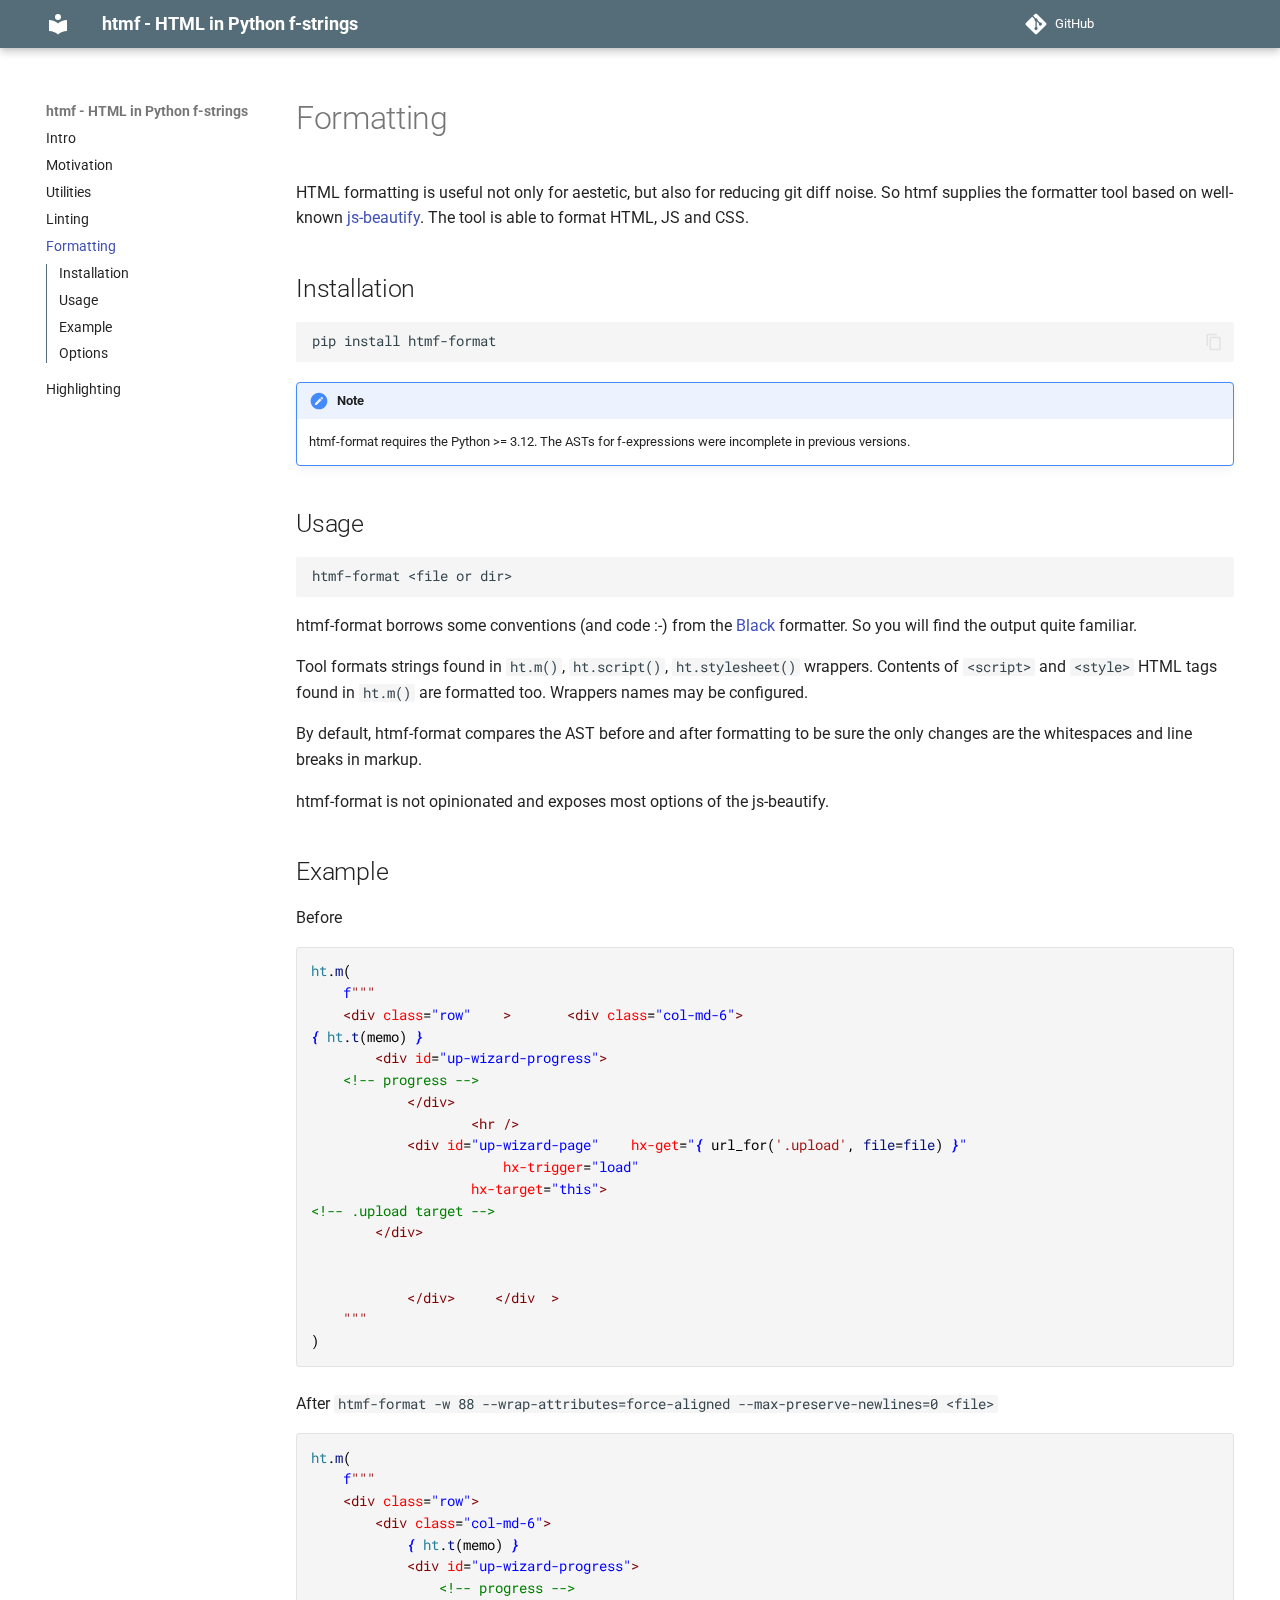
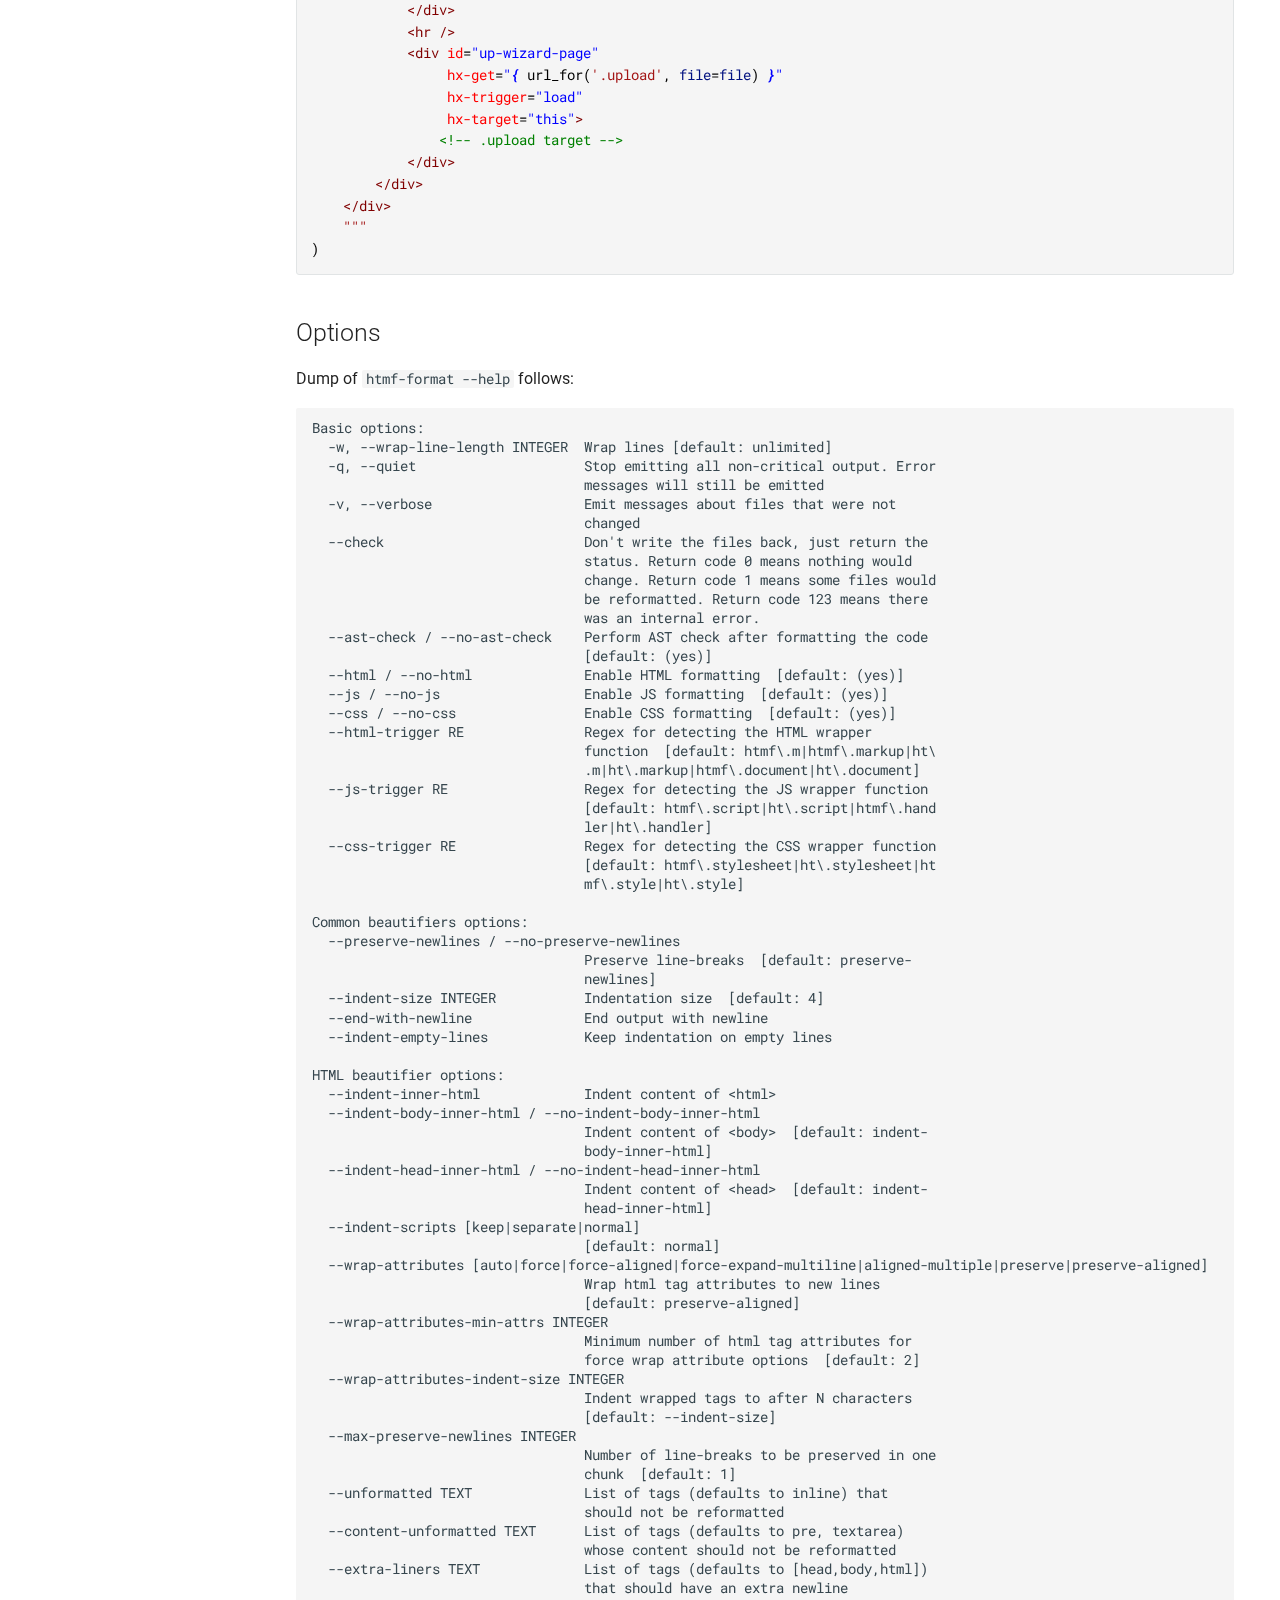
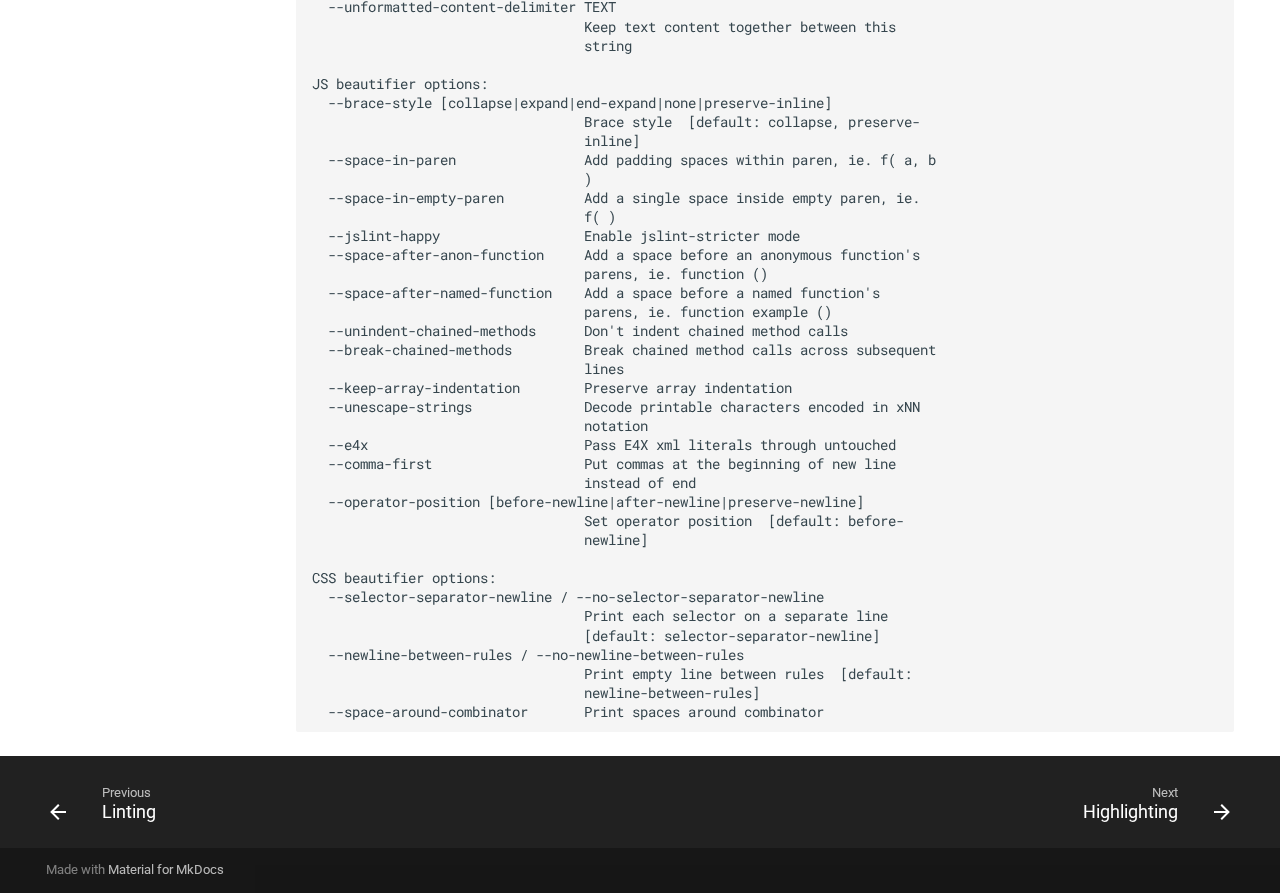
<file: format/index.html>
<!doctype html>
<html lang="en" class="no-js">
  <head>
    
      <meta charset="utf-8">
      <meta name="viewport" content="width=device-width,initial-scale=1">
      
      
      
        <link rel="canonical" href="https://jkmnt.github.io/htmf/format/">
      
      
        <link rel="prev" href="../lint/">
      
      
        <link rel="next" href="../highlight/">
      
      
      <link rel="icon" href="../assets/images/favicon.png">
      <meta name="generator" content="mkdocs-1.6.0, mkdocs-material-9.5.31">
    
    
      
        <title>Formatting - htmf - HTML in Python f-strings</title>
      
    
    
      <link rel="stylesheet" href="../assets/stylesheets/main.3cba04c6.min.css">
      
        
        <link rel="stylesheet" href="../assets/stylesheets/palette.06af60db.min.css">
      
      


    
    
      
    
    
      
        
        
        <link rel="preconnect" href="https://fonts.gstatic.com" crossorigin>
        <link rel="stylesheet" href="https://fonts.googleapis.com/css?family=Roboto:300,300i,400,400i,700,700i%7CRoboto+Mono:400,400i,700,700i&display=fallback">
        <style>:root{--md-text-font:"Roboto";--md-code-font:"Roboto Mono"}</style>
      
    
    
      <link rel="stylesheet" href="../extra.css">
    
    <script>__md_scope=new URL("..",location),__md_hash=e=>[...e].reduce((e,_)=>(e<<5)-e+_.charCodeAt(0),0),__md_get=(e,_=localStorage,t=__md_scope)=>JSON.parse(_.getItem(t.pathname+"."+e)),__md_set=(e,_,t=localStorage,a=__md_scope)=>{try{t.setItem(a.pathname+"."+e,JSON.stringify(_))}catch(e){}}</script>
    
      

    
    
    
  </head>
  
  
    
    
    
    
    
    <body dir="ltr" data-md-color-scheme="default" data-md-color-primary="blue-grey" data-md-color-accent="indigo">
  
    
    <input class="md-toggle" data-md-toggle="drawer" type="checkbox" id="__drawer" autocomplete="off">
    <input class="md-toggle" data-md-toggle="search" type="checkbox" id="__search" autocomplete="off">
    <label class="md-overlay" for="__drawer"></label>
    <div data-md-component="skip">
      
        
        <a href="#formatting" class="md-skip">
          Skip to content
        </a>
      
    </div>
    <div data-md-component="announce">
      
    </div>
    
    
      

  

<header class="md-header md-header--shadow" data-md-component="header">
  <nav class="md-header__inner md-grid" aria-label="Header">
    <a href=".." title="htmf - HTML in Python f-strings" class="md-header__button md-logo" aria-label="htmf - HTML in Python f-strings" data-md-component="logo">
      
  
  <svg xmlns="http://www.w3.org/2000/svg" viewBox="0 0 24 24"><path d="M12 8a3 3 0 0 0 3-3 3 3 0 0 0-3-3 3 3 0 0 0-3 3 3 3 0 0 0 3 3m0 3.54C9.64 9.35 6.5 8 3 8v11c3.5 0 6.64 1.35 9 3.54 2.36-2.19 5.5-3.54 9-3.54V8c-3.5 0-6.64 1.35-9 3.54Z"/></svg>

    </a>
    <label class="md-header__button md-icon" for="__drawer">
      
      <svg xmlns="http://www.w3.org/2000/svg" viewBox="0 0 24 24"><path d="M3 6h18v2H3V6m0 5h18v2H3v-2m0 5h18v2H3v-2Z"/></svg>
    </label>
    <div class="md-header__title" data-md-component="header-title">
      <div class="md-header__ellipsis">
        <div class="md-header__topic">
          <span class="md-ellipsis">
            htmf - HTML in Python f-strings
          </span>
        </div>
        <div class="md-header__topic" data-md-component="header-topic">
          <span class="md-ellipsis">
            
              Formatting
            
          </span>
        </div>
      </div>
    </div>
    
      
    
    
    
    
    
      <div class="md-header__source">
        <a href="https://github.com/jkmnt/htmf" title="Go to repository" class="md-source" data-md-component="source">
  <div class="md-source__icon md-icon">
    
    <svg xmlns="http://www.w3.org/2000/svg" viewBox="0 0 448 512"><!--! Font Awesome Free 6.6.0 by @fontawesome - https://fontawesome.com License - https://fontawesome.com/license/free (Icons: CC BY 4.0, Fonts: SIL OFL 1.1, Code: MIT License) Copyright 2024 Fonticons, Inc.--><path d="M439.55 236.05 244 40.45a28.87 28.87 0 0 0-40.81 0l-40.66 40.63 51.52 51.52c27.06-9.14 52.68 16.77 43.39 43.68l49.66 49.66c34.23-11.8 61.18 31 35.47 56.69-26.49 26.49-70.21-2.87-56-37.34L240.22 199v121.85c25.3 12.54 22.26 41.85 9.08 55a34.34 34.34 0 0 1-48.55 0c-17.57-17.6-11.07-46.91 11.25-56v-123c-20.8-8.51-24.6-30.74-18.64-45L142.57 101 8.45 235.14a28.86 28.86 0 0 0 0 40.81l195.61 195.6a28.86 28.86 0 0 0 40.8 0l194.69-194.69a28.86 28.86 0 0 0 0-40.81z"/></svg>
  </div>
  <div class="md-source__repository">
    GitHub
  </div>
</a>
      </div>
    
  </nav>
  
</header>
    
    <div class="md-container" data-md-component="container">
      
      
        
          
        
      
      <main class="md-main" data-md-component="main">
        <div class="md-main__inner md-grid">
          
            
              
              <div class="md-sidebar md-sidebar--primary" data-md-component="sidebar" data-md-type="navigation" >
                <div class="md-sidebar__scrollwrap">
                  <div class="md-sidebar__inner">
                    



  

<nav class="md-nav md-nav--primary md-nav--integrated" aria-label="Navigation" data-md-level="0">
  <label class="md-nav__title" for="__drawer">
    <a href=".." title="htmf - HTML in Python f-strings" class="md-nav__button md-logo" aria-label="htmf - HTML in Python f-strings" data-md-component="logo">
      
  
  <svg xmlns="http://www.w3.org/2000/svg" viewBox="0 0 24 24"><path d="M12 8a3 3 0 0 0 3-3 3 3 0 0 0-3-3 3 3 0 0 0-3 3 3 3 0 0 0 3 3m0 3.54C9.64 9.35 6.5 8 3 8v11c3.5 0 6.64 1.35 9 3.54 2.36-2.19 5.5-3.54 9-3.54V8c-3.5 0-6.64 1.35-9 3.54Z"/></svg>

    </a>
    htmf - HTML in Python f-strings
  </label>
  
    <div class="md-nav__source">
      <a href="https://github.com/jkmnt/htmf" title="Go to repository" class="md-source" data-md-component="source">
  <div class="md-source__icon md-icon">
    
    <svg xmlns="http://www.w3.org/2000/svg" viewBox="0 0 448 512"><!--! Font Awesome Free 6.6.0 by @fontawesome - https://fontawesome.com License - https://fontawesome.com/license/free (Icons: CC BY 4.0, Fonts: SIL OFL 1.1, Code: MIT License) Copyright 2024 Fonticons, Inc.--><path d="M439.55 236.05 244 40.45a28.87 28.87 0 0 0-40.81 0l-40.66 40.63 51.52 51.52c27.06-9.14 52.68 16.77 43.39 43.68l49.66 49.66c34.23-11.8 61.18 31 35.47 56.69-26.49 26.49-70.21-2.87-56-37.34L240.22 199v121.85c25.3 12.54 22.26 41.85 9.08 55a34.34 34.34 0 0 1-48.55 0c-17.57-17.6-11.07-46.91 11.25-56v-123c-20.8-8.51-24.6-30.74-18.64-45L142.57 101 8.45 235.14a28.86 28.86 0 0 0 0 40.81l195.61 195.6a28.86 28.86 0 0 0 40.8 0l194.69-194.69a28.86 28.86 0 0 0 0-40.81z"/></svg>
  </div>
  <div class="md-source__repository">
    GitHub
  </div>
</a>
    </div>
  
  <ul class="md-nav__list" data-md-scrollfix>
    
      
      
  
  
  
  
    <li class="md-nav__item">
      <a href=".." class="md-nav__link">
        
  
  <span class="md-ellipsis">
    Intro
  </span>
  

      </a>
    </li>
  

    
      
      
  
  
  
  
    <li class="md-nav__item">
      <a href="../rant/" class="md-nav__link">
        
  
  <span class="md-ellipsis">
    Motivation
  </span>
  

      </a>
    </li>
  

    
      
      
  
  
  
  
    <li class="md-nav__item">
      <a href="../api/" class="md-nav__link">
        
  
  <span class="md-ellipsis">
    Utilities
  </span>
  

      </a>
    </li>
  

    
      
      
  
  
  
  
    <li class="md-nav__item">
      <a href="../lint/" class="md-nav__link">
        
  
  <span class="md-ellipsis">
    Linting
  </span>
  

      </a>
    </li>
  

    
      
      
  
  
    
  
  
  
    <li class="md-nav__item md-nav__item--active">
      
      <input class="md-nav__toggle md-toggle" type="checkbox" id="__toc">
      
      
        
      
      
        <label class="md-nav__link md-nav__link--active" for="__toc">
          
  
  <span class="md-ellipsis">
    Formatting
  </span>
  

          <span class="md-nav__icon md-icon"></span>
        </label>
      
      <a href="./" class="md-nav__link md-nav__link--active">
        
  
  <span class="md-ellipsis">
    Formatting
  </span>
  

      </a>
      
        

<nav class="md-nav md-nav--secondary" aria-label="Table of contents">
  
  
  
    
  
  
    <label class="md-nav__title" for="__toc">
      <span class="md-nav__icon md-icon"></span>
      Table of contents
    </label>
    <ul class="md-nav__list" data-md-component="toc" data-md-scrollfix>
      
        <li class="md-nav__item">
  <a href="#installation" class="md-nav__link">
    <span class="md-ellipsis">
      Installation
    </span>
  </a>
  
</li>
      
        <li class="md-nav__item">
  <a href="#usage" class="md-nav__link">
    <span class="md-ellipsis">
      Usage
    </span>
  </a>
  
</li>
      
        <li class="md-nav__item">
  <a href="#example" class="md-nav__link">
    <span class="md-ellipsis">
      Example
    </span>
  </a>
  
</li>
      
        <li class="md-nav__item">
  <a href="#options" class="md-nav__link">
    <span class="md-ellipsis">
      Options
    </span>
  </a>
  
</li>
      
    </ul>
  
</nav>
      
    </li>
  

    
      
      
  
  
  
  
    <li class="md-nav__item">
      <a href="../highlight/" class="md-nav__link">
        
  
  <span class="md-ellipsis">
    Highlighting
  </span>
  

      </a>
    </li>
  

    
  </ul>
</nav>
                  </div>
                </div>
              </div>
            
            
          
          
            <div class="md-content" data-md-component="content">
              <article class="md-content__inner md-typeset">
                
                  

  
  


<h1 id="formatting">Formatting</h1>
<p>HTML formatting is useful not only for aestetic, but also for reducing git diff noise. So htmf supplies the formatter tool based on well-known <a href="https://github.com/beautifier/js-beautify">js-beautify</a>. The tool is able to format HTML, JS and CSS.</p>
<h2 id="installation">Installation</h2>
<div class="language-text copy highlight"><pre><span></span><code>pip install htmf-format
</code></pre></div>
<div class="admonition note">
<p class="admonition-title">Note</p>
<p>htmf-format requires the Python &gt;= 3.12. The ASTs for f-expressions were incomplete in previous versions.</p>
</div>
<h2 id="usage">Usage</h2>
<div class="language-text highlight"><pre><span></span><code>htmf-format &lt;file or dir&gt;
</code></pre></div>
<p>htmf-format borrows some conventions (and code :-) from the <a href="https://github.com/psf/black">Black</a> formatter. So you will find the output quite familiar.</p>
<p>Tool formats strings found in <code>ht.m()</code>, <code>ht.script()</code>, <code>ht.stylesheet()</code> wrappers. Contents of <code>&lt;script&gt;</code> and <code>&lt;style&gt;</code> HTML tags found in <code>ht.m()</code> are formatted too. Wrappers names may be configured.</p>
<p>By default, htmf-format compares the AST before and after formatting to be sure the only changes are the whitespaces and line breaks in markup.</p>
<p>htmf-format is not opinionated and exposes most options of the js-beautify.</p>
<h2 id="example">Example</h2>
<p>Before</p>
<!--
ht.m(
    f"""
    <div class="row"    >       <div class="col-md-6">
{ ht.t(memo) }
        <div id="up-wizard-progress">
    &lt;!-- progress --&gt;
            </div>
                    <hr />
            <div id="up-wizard-page"    hx-get="{ url_for('.upload', file=file) }"
                        hx-trigger="load"
                    hx-target="this">
&lt!-- .upload target --&gt;
        </div>


            </div>     </div  >
    """
)
 -->
<div class="htmf-code"><div><span style="color: #267f99;">ht</span><span style="color: #000000;">.</span><span style="color: #001080;">m</span><span style="color: #000000;">(</span></div><div><span style="color: #000000;">&nbsp; &nbsp; </span><span style="color: #0000ff;">f</span><span style="color: #a31515;">"""</span></div><div><span style="color: #000000;">&nbsp; &nbsp; </span><span style="color: #800000;">&lt;div</span><span style="color: #000000;"> </span><span style="color: #ff0000;">class</span><span style="color: #000000;">=</span><span style="color: #0000ff;">"row"</span><span style="color: #000000;"> &nbsp; &nbsp;</span><span style="color: #800000;">&gt;</span><span style="color: #000000;"> &nbsp; &nbsp; &nbsp; </span><span style="color: #800000;">&lt;div</span><span style="color: #000000;"> </span><span style="color: #ff0000;">class</span><span style="color: #000000;">=</span><span style="color: #0000ff;">"col-md-6"</span><span style="color: #800000;">&gt;</span></div><div><span style="color: #0000ff;font-style: italic;font-weight: bold;">{</span><span style="color: #000000;"> </span><span style="color: #267f99;">ht</span><span style="color: #000000;">.</span><span style="color: #001080;">t</span><span style="color: #000000;">(memo) </span><span style="color: #0000ff;font-style: italic;font-weight: bold;">}</span></div><div><span style="color: #000000;">&nbsp; &nbsp; &nbsp; &nbsp; </span><span style="color: #800000;">&lt;div</span><span style="color: #000000;"> </span><span style="color: #ff0000;">id</span><span style="color: #000000;">=</span><span style="color: #0000ff;">"up-wizard-progress"</span><span style="color: #800000;">&gt;</span></div><div><span style="color: #000000;">&nbsp; &nbsp; </span><span style="color: #008000;">&lt;!-- progress --&gt;</span></div><div><span style="color: #000000;">&nbsp; &nbsp; &nbsp; &nbsp; &nbsp; &nbsp; </span><span style="color: #800000;">&lt;/div&gt;</span></div><div><span style="color: #000000;">&nbsp; &nbsp; &nbsp; &nbsp; &nbsp; &nbsp; &nbsp; &nbsp; &nbsp; &nbsp; </span><span style="color: #800000;">&lt;hr</span><span style="color: #000000;"> </span><span style="color: #800000;">/&gt;</span></div><div><span style="color: #000000;">&nbsp; &nbsp; &nbsp; &nbsp; &nbsp; &nbsp; </span><span style="color: #800000;">&lt;div</span><span style="color: #000000;"> </span><span style="color: #ff0000;">id</span><span style="color: #000000;">=</span><span style="color: #0000ff;">"up-wizard-page"</span><span style="color: #000000;"> &nbsp; &nbsp;</span><span style="color: #ff0000;">hx-get</span><span style="color: #000000;">=</span><span style="color: #0000ff;">"</span><span style="color: #0000ff;font-style: italic;font-weight: bold;">{</span><span style="color: #000000;"> url_for(</span><span style="color: #a31515;">'.upload'</span><span style="color: #000000;">, </span><span style="color: #001080;">file</span><span style="color: #000000;">=</span><span style="color: #001080;">file</span><span style="color: #000000;">) </span><span style="color: #0000ff;font-style: italic;font-weight: bold;">}</span><span style="color: #0000ff;">"</span></div><div><span style="color: #000000;">&nbsp; &nbsp; &nbsp; &nbsp; &nbsp; &nbsp; &nbsp; &nbsp; &nbsp; &nbsp; &nbsp; &nbsp; </span><span style="color: #ff0000;">hx-trigger</span><span style="color: #000000;">=</span><span style="color: #0000ff;">"load"</span></div><div><span style="color: #000000;">&nbsp; &nbsp; &nbsp; &nbsp; &nbsp; &nbsp; &nbsp; &nbsp; &nbsp; &nbsp; </span><span style="color: #ff0000;">hx-target</span><span style="color: #000000;">=</span><span style="color: #0000ff;">"this"</span><span style="color: #800000;">&gt;</span></div><div><span style="color: #008000;">&lt;!-- .upload target --&gt;</span></div><div><span style="color: #000000;">&nbsp; &nbsp; &nbsp; &nbsp; </span><span style="color: #800000;">&lt;/div&gt;</span></div><br><br><div><span style="color: #000000;">&nbsp; &nbsp; &nbsp; &nbsp; &nbsp; &nbsp; </span><span style="color: #800000;">&lt;/div&gt;</span><span style="color: #000000;"> &nbsp; &nbsp; </span><span style="color: #800000;">&lt;/div</span><span style="color: #000000;"> &nbsp;</span><span style="color: #800000;">&gt;</span></div><div><span style="color: #000000;">&nbsp; &nbsp; </span><span style="color: #a31515;">"""</span></div><div><span style="color: #000000;">)</span></div></div>

<p>After <code>htmf-format -w 88  --wrap-attributes=force-aligned --max-preserve-newlines=0 &lt;file&gt;</code></p>
<!--
ht.m(
    f"""
    <div class="row">
        <div class="col-md-6">
            { ht.t(memo) }
            <div id="up-wizard-progress">
                &lt;!-- progress --&gt;
            </div>
            <hr />
            <div id="up-wizard-page"
                 hx-get="{ url_for('.upload', file=file) }"
                 hx-trigger="load"
                 hx-target="this">
                &lt;!-- .upload target --&gt;
            </div>
        </div>
    </div>
    """
)
 -->
<div class="htmf-code"><div><span style="color: #267f99;">ht</span><span style="color: #000000;">.</span><span style="color: #001080;">m</span><span style="color: #000000;">(</span></div><div><span style="color: #000000;">&nbsp; &nbsp; </span><span style="color: #0000ff;">f</span><span style="color: #a31515;">"""</span></div><div><span style="color: #000000;">&nbsp; &nbsp; </span><span style="color: #800000;">&lt;div</span><span style="color: #000000;"> </span><span style="color: #ff0000;">class</span><span style="color: #000000;">=</span><span style="color: #0000ff;">"row"</span><span style="color: #800000;">&gt;</span></div><div><span style="color: #000000;">&nbsp; &nbsp; &nbsp; &nbsp; </span><span style="color: #800000;">&lt;div</span><span style="color: #000000;"> </span><span style="color: #ff0000;">class</span><span style="color: #000000;">=</span><span style="color: #0000ff;">"col-md-6"</span><span style="color: #800000;">&gt;</span></div><div><span style="color: #000000;">&nbsp; &nbsp; &nbsp; &nbsp; &nbsp; &nbsp; </span><span style="color: #0000ff;font-style: italic;font-weight: bold;">{</span><span style="color: #000000;"> </span><span style="color: #267f99;">ht</span><span style="color: #000000;">.</span><span style="color: #001080;">t</span><span style="color: #000000;">(memo) </span><span style="color: #0000ff;font-style: italic;font-weight: bold;">}</span></div><div><span style="color: #000000;">&nbsp; &nbsp; &nbsp; &nbsp; &nbsp; &nbsp; </span><span style="color: #800000;">&lt;div</span><span style="color: #000000;"> </span><span style="color: #ff0000;">id</span><span style="color: #000000;">=</span><span style="color: #0000ff;">"up-wizard-progress"</span><span style="color: #800000;">&gt;</span></div><div><span style="color: #000000;">&nbsp; &nbsp; &nbsp; &nbsp; &nbsp; &nbsp; &nbsp; &nbsp; </span><span style="color: #008000;">&lt;!-- progress --&gt;</span></div><div><span style="color: #000000;">&nbsp; &nbsp; &nbsp; &nbsp; &nbsp; &nbsp; </span><span style="color: #800000;">&lt;/div&gt;</span></div><div><span style="color: #000000;">&nbsp; &nbsp; &nbsp; &nbsp; &nbsp; &nbsp; </span><span style="color: #800000;">&lt;hr</span><span style="color: #000000;"> </span><span style="color: #800000;">/&gt;</span></div><div><span style="color: #000000;">&nbsp; &nbsp; &nbsp; &nbsp; &nbsp; &nbsp; </span><span style="color: #800000;">&lt;div</span><span style="color: #000000;"> </span><span style="color: #ff0000;">id</span><span style="color: #000000;">=</span><span style="color: #0000ff;">"up-wizard-page"</span></div><div><span style="color: #000000;">&nbsp; &nbsp; &nbsp; &nbsp; &nbsp; &nbsp; &nbsp; &nbsp; &nbsp;</span><span style="color: #ff0000;">hx-get</span><span style="color: #000000;">=</span><span style="color: #0000ff;">"</span><span style="color: #0000ff;font-style: italic;font-weight: bold;">{</span><span style="color: #000000;"> url_for(</span><span style="color: #a31515;">'.upload'</span><span style="color: #000000;">, </span><span style="color: #001080;">file</span><span style="color: #000000;">=</span><span style="color: #001080;">file</span><span style="color: #000000;">) </span><span style="color: #0000ff;font-style: italic;font-weight: bold;">}</span><span style="color: #0000ff;">"</span></div><div><span style="color: #000000;">&nbsp; &nbsp; &nbsp; &nbsp; &nbsp; &nbsp; &nbsp; &nbsp; &nbsp;</span><span style="color: #ff0000;">hx-trigger</span><span style="color: #000000;">=</span><span style="color: #0000ff;">"load"</span></div><div><span style="color: #000000;">&nbsp; &nbsp; &nbsp; &nbsp; &nbsp; &nbsp; &nbsp; &nbsp; &nbsp;</span><span style="color: #ff0000;">hx-target</span><span style="color: #000000;">=</span><span style="color: #0000ff;">"this"</span><span style="color: #800000;">&gt;</span></div><div><span style="color: #000000;">&nbsp; &nbsp; &nbsp; &nbsp; &nbsp; &nbsp; &nbsp; &nbsp; </span><span style="color: #008000;">&lt;!-- .upload target --&gt;</span></div><div><span style="color: #000000;">&nbsp; &nbsp; &nbsp; &nbsp; &nbsp; &nbsp; </span><span style="color: #800000;">&lt;/div&gt;</span></div><div><span style="color: #000000;">&nbsp; &nbsp; &nbsp; &nbsp; </span><span style="color: #800000;">&lt;/div&gt;</span></div><div><span style="color: #000000;">&nbsp; &nbsp; </span><span style="color: #800000;">&lt;/div&gt;</span></div><div><span style="color: #000000;">&nbsp; &nbsp; </span><span style="color: #a31515;">"""</span></div><div><span style="color: #000000;">)</span></div></div>

<h2 id="options">Options</h2>
<p>Dump of <code>htmf-format --help</code> follows:</p>
<div class="language-text highlight"><pre><span></span><code>Basic options:
  -w, --wrap-line-length INTEGER  Wrap lines [default: unlimited]
  -q, --quiet                     Stop emitting all non-critical output. Error
                                  messages will still be emitted
  -v, --verbose                   Emit messages about files that were not
                                  changed
  --check                         Don&#39;t write the files back, just return the
                                  status. Return code 0 means nothing would
                                  change. Return code 1 means some files would
                                  be reformatted. Return code 123 means there
                                  was an internal error.
  --ast-check / --no-ast-check    Perform AST check after formatting the code
                                  [default: (yes)]
  --html / --no-html              Enable HTML formatting  [default: (yes)]
  --js / --no-js                  Enable JS formatting  [default: (yes)]
  --css / --no-css                Enable CSS formatting  [default: (yes)]
  --html-trigger RE               Regex for detecting the HTML wrapper
                                  function  [default: htmf\.m|htmf\.markup|ht\
                                  .m|ht\.markup|htmf\.document|ht\.document]
  --js-trigger RE                 Regex for detecting the JS wrapper function
                                  [default: htmf\.script|ht\.script|htmf\.hand
                                  ler|ht\.handler]
  --css-trigger RE                Regex for detecting the CSS wrapper function
                                  [default: htmf\.stylesheet|ht\.stylesheet|ht
                                  mf\.style|ht\.style]

Common beautifiers options:
  --preserve-newlines / --no-preserve-newlines
                                  Preserve line-breaks  [default: preserve-
                                  newlines]
  --indent-size INTEGER           Indentation size  [default: 4]
  --end-with-newline              End output with newline
  --indent-empty-lines            Keep indentation on empty lines

HTML beautifier options:
  --indent-inner-html             Indent content of &lt;html&gt;
  --indent-body-inner-html / --no-indent-body-inner-html
                                  Indent content of &lt;body&gt;  [default: indent-
                                  body-inner-html]
  --indent-head-inner-html / --no-indent-head-inner-html
                                  Indent content of &lt;head&gt;  [default: indent-
                                  head-inner-html]
  --indent-scripts [keep|separate|normal]
                                  [default: normal]
  --wrap-attributes [auto|force|force-aligned|force-expand-multiline|aligned-multiple|preserve|preserve-aligned]
                                  Wrap html tag attributes to new lines
                                  [default: preserve-aligned]
  --wrap-attributes-min-attrs INTEGER
                                  Minimum number of html tag attributes for
                                  force wrap attribute options  [default: 2]
  --wrap-attributes-indent-size INTEGER
                                  Indent wrapped tags to after N characters
                                  [default: --indent-size]
  --max-preserve-newlines INTEGER
                                  Number of line-breaks to be preserved in one
                                  chunk  [default: 1]
  --unformatted TEXT              List of tags (defaults to inline) that
                                  should not be reformatted
  --content-unformatted TEXT      List of tags (defaults to pre, textarea)
                                  whose content should not be reformatted
  --extra-liners TEXT             List of tags (defaults to [head,body,html])
                                  that should have an extra newline
  --unformatted-content-delimiter TEXT
                                  Keep text content together between this
                                  string

JS beautifier options:
  --brace-style [collapse|expand|end-expand|none|preserve-inline]
                                  Brace style  [default: collapse, preserve-
                                  inline]
  --space-in-paren                Add padding spaces within paren, ie. f( a, b
                                  )
  --space-in-empty-paren          Add a single space inside empty paren, ie.
                                  f( )
  --jslint-happy                  Enable jslint-stricter mode
  --space-after-anon-function     Add a space before an anonymous function&#39;s
                                  parens, ie. function ()
  --space-after-named-function    Add a space before a named function&#39;s
                                  parens, ie. function example ()
  --unindent-chained-methods      Don&#39;t indent chained method calls
  --break-chained-methods         Break chained method calls across subsequent
                                  lines
  --keep-array-indentation        Preserve array indentation
  --unescape-strings              Decode printable characters encoded in xNN
                                  notation
  --e4x                           Pass E4X xml literals through untouched
  --comma-first                   Put commas at the beginning of new line
                                  instead of end
  --operator-position [before-newline|after-newline|preserve-newline]
                                  Set operator position  [default: before-
                                  newline]

CSS beautifier options:
  --selector-separator-newline / --no-selector-separator-newline
                                  Print each selector on a separate line
                                  [default: selector-separator-newline]
  --newline-between-rules / --no-newline-between-rules
                                  Print empty line between rules  [default:
                                  newline-between-rules]
  --space-around-combinator       Print spaces around combinator
</code></pre></div>












                
              </article>
            </div>
          
          
<script>var target=document.getElementById(location.hash.slice(1));target&&target.name&&(target.checked=target.name.startsWith("__tabbed_"))</script>
        </div>
        
      </main>
      
        <footer class="md-footer">
  
    
      
      <nav class="md-footer__inner md-grid" aria-label="Footer" >
        
          
          <a href="../lint/" class="md-footer__link md-footer__link--prev" aria-label="Previous: Linting">
            <div class="md-footer__button md-icon">
              
              <svg xmlns="http://www.w3.org/2000/svg" viewBox="0 0 24 24"><path d="M20 11v2H8l5.5 5.5-1.42 1.42L4.16 12l7.92-7.92L13.5 5.5 8 11h12Z"/></svg>
            </div>
            <div class="md-footer__title">
              <span class="md-footer__direction">
                Previous
              </span>
              <div class="md-ellipsis">
                Linting
              </div>
            </div>
          </a>
        
        
          
          <a href="../highlight/" class="md-footer__link md-footer__link--next" aria-label="Next: Highlighting">
            <div class="md-footer__title">
              <span class="md-footer__direction">
                Next
              </span>
              <div class="md-ellipsis">
                Highlighting
              </div>
            </div>
            <div class="md-footer__button md-icon">
              
              <svg xmlns="http://www.w3.org/2000/svg" viewBox="0 0 24 24"><path d="M4 11v2h12l-5.5 5.5 1.42 1.42L19.84 12l-7.92-7.92L10.5 5.5 16 11H4Z"/></svg>
            </div>
          </a>
        
      </nav>
    
  
  <div class="md-footer-meta md-typeset">
    <div class="md-footer-meta__inner md-grid">
      <div class="md-copyright">
  
  
    Made with
    <a href="https://squidfunk.github.io/mkdocs-material/" target="_blank" rel="noopener">
      Material for MkDocs
    </a>
  
</div>
      
    </div>
  </div>
</footer>
      
    </div>
    <div class="md-dialog" data-md-component="dialog">
      <div class="md-dialog__inner md-typeset"></div>
    </div>
    
    
    <script id="__config" type="application/json">{"base": "..", "features": ["toc.integrate", "navigation.footer"], "search": "../assets/javascripts/workers/search.b8dbb3d2.min.js", "translations": {"clipboard.copied": "Copied to clipboard", "clipboard.copy": "Copy to clipboard", "search.result.more.one": "1 more on this page", "search.result.more.other": "# more on this page", "search.result.none": "No matching documents", "search.result.one": "1 matching document", "search.result.other": "# matching documents", "search.result.placeholder": "Type to start searching", "search.result.term.missing": "Missing", "select.version": "Select version"}}</script>
    
    
      <script src="../assets/javascripts/bundle.fe8b6f2b.min.js"></script>
      
    
  </body>
</html>
</file>
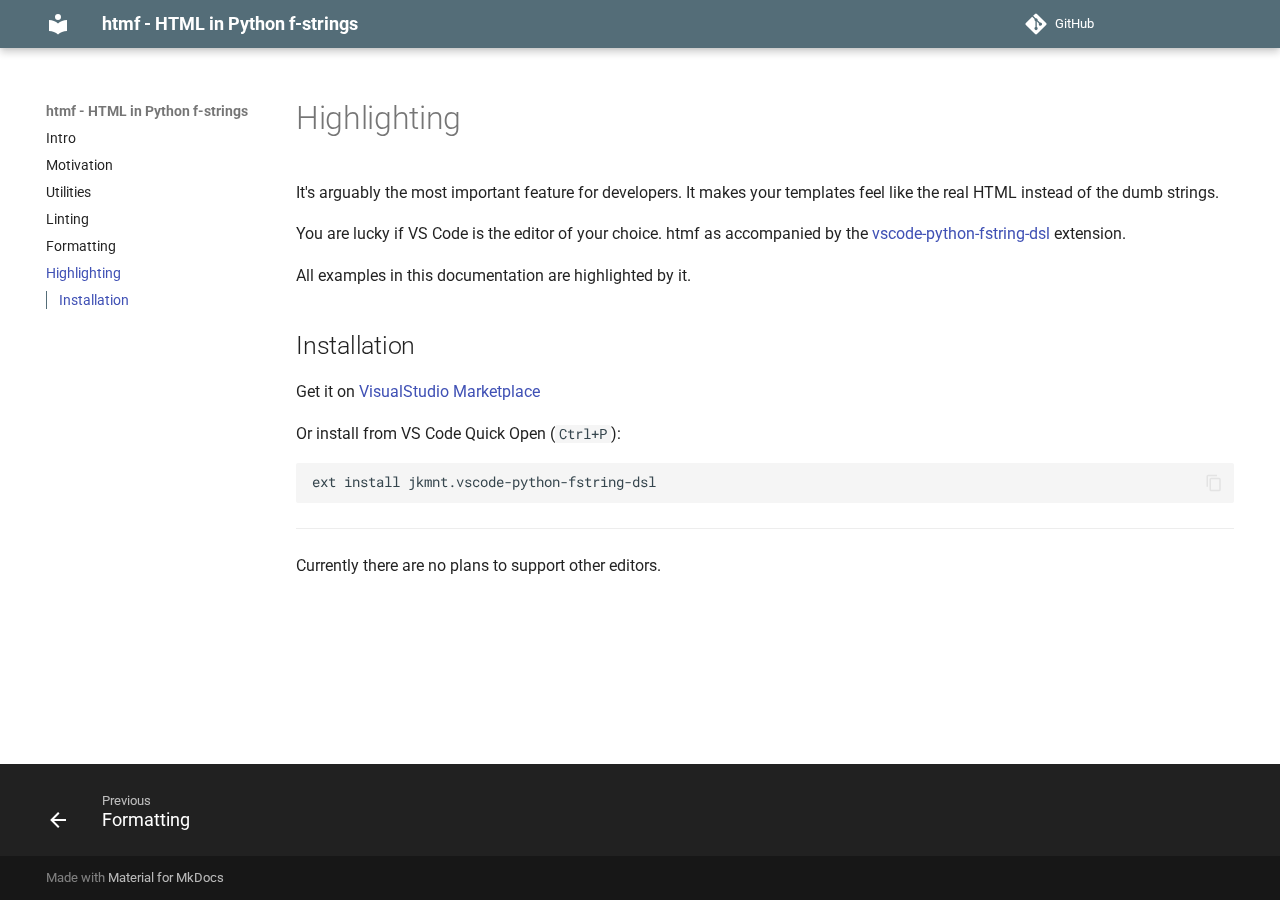
<file: highlight/index.html>
<!doctype html>
<html lang="en" class="no-js">
  <head>
    
      <meta charset="utf-8">
      <meta name="viewport" content="width=device-width,initial-scale=1">
      
      
      
        <link rel="canonical" href="https://jkmnt.github.io/htmf/highlight/">
      
      
        <link rel="prev" href="../format/">
      
      
      
      <link rel="icon" href="../assets/images/favicon.png">
      <meta name="generator" content="mkdocs-1.6.0, mkdocs-material-9.5.31">
    
    
      
        <title>Highlighting - htmf - HTML in Python f-strings</title>
      
    
    
      <link rel="stylesheet" href="../assets/stylesheets/main.3cba04c6.min.css">
      
        
        <link rel="stylesheet" href="../assets/stylesheets/palette.06af60db.min.css">
      
      


    
    
      
    
    
      
        
        
        <link rel="preconnect" href="https://fonts.gstatic.com" crossorigin>
        <link rel="stylesheet" href="https://fonts.googleapis.com/css?family=Roboto:300,300i,400,400i,700,700i%7CRoboto+Mono:400,400i,700,700i&display=fallback">
        <style>:root{--md-text-font:"Roboto";--md-code-font:"Roboto Mono"}</style>
      
    
    
      <link rel="stylesheet" href="../extra.css">
    
    <script>__md_scope=new URL("..",location),__md_hash=e=>[...e].reduce((e,_)=>(e<<5)-e+_.charCodeAt(0),0),__md_get=(e,_=localStorage,t=__md_scope)=>JSON.parse(_.getItem(t.pathname+"."+e)),__md_set=(e,_,t=localStorage,a=__md_scope)=>{try{t.setItem(a.pathname+"."+e,JSON.stringify(_))}catch(e){}}</script>
    
      

    
    
    
  </head>
  
  
    
    
    
    
    
    <body dir="ltr" data-md-color-scheme="default" data-md-color-primary="blue-grey" data-md-color-accent="indigo">
  
    
    <input class="md-toggle" data-md-toggle="drawer" type="checkbox" id="__drawer" autocomplete="off">
    <input class="md-toggle" data-md-toggle="search" type="checkbox" id="__search" autocomplete="off">
    <label class="md-overlay" for="__drawer"></label>
    <div data-md-component="skip">
      
        
        <a href="#highlighting" class="md-skip">
          Skip to content
        </a>
      
    </div>
    <div data-md-component="announce">
      
    </div>
    
    
      

  

<header class="md-header md-header--shadow" data-md-component="header">
  <nav class="md-header__inner md-grid" aria-label="Header">
    <a href=".." title="htmf - HTML in Python f-strings" class="md-header__button md-logo" aria-label="htmf - HTML in Python f-strings" data-md-component="logo">
      
  
  <svg xmlns="http://www.w3.org/2000/svg" viewBox="0 0 24 24"><path d="M12 8a3 3 0 0 0 3-3 3 3 0 0 0-3-3 3 3 0 0 0-3 3 3 3 0 0 0 3 3m0 3.54C9.64 9.35 6.5 8 3 8v11c3.5 0 6.64 1.35 9 3.54 2.36-2.19 5.5-3.54 9-3.54V8c-3.5 0-6.64 1.35-9 3.54Z"/></svg>

    </a>
    <label class="md-header__button md-icon" for="__drawer">
      
      <svg xmlns="http://www.w3.org/2000/svg" viewBox="0 0 24 24"><path d="M3 6h18v2H3V6m0 5h18v2H3v-2m0 5h18v2H3v-2Z"/></svg>
    </label>
    <div class="md-header__title" data-md-component="header-title">
      <div class="md-header__ellipsis">
        <div class="md-header__topic">
          <span class="md-ellipsis">
            htmf - HTML in Python f-strings
          </span>
        </div>
        <div class="md-header__topic" data-md-component="header-topic">
          <span class="md-ellipsis">
            
              Highlighting
            
          </span>
        </div>
      </div>
    </div>
    
      
    
    
    
    
    
      <div class="md-header__source">
        <a href="https://github.com/jkmnt/htmf" title="Go to repository" class="md-source" data-md-component="source">
  <div class="md-source__icon md-icon">
    
    <svg xmlns="http://www.w3.org/2000/svg" viewBox="0 0 448 512"><!--! Font Awesome Free 6.6.0 by @fontawesome - https://fontawesome.com License - https://fontawesome.com/license/free (Icons: CC BY 4.0, Fonts: SIL OFL 1.1, Code: MIT License) Copyright 2024 Fonticons, Inc.--><path d="M439.55 236.05 244 40.45a28.87 28.87 0 0 0-40.81 0l-40.66 40.63 51.52 51.52c27.06-9.14 52.68 16.77 43.39 43.68l49.66 49.66c34.23-11.8 61.18 31 35.47 56.69-26.49 26.49-70.21-2.87-56-37.34L240.22 199v121.85c25.3 12.54 22.26 41.85 9.08 55a34.34 34.34 0 0 1-48.55 0c-17.57-17.6-11.07-46.91 11.25-56v-123c-20.8-8.51-24.6-30.74-18.64-45L142.57 101 8.45 235.14a28.86 28.86 0 0 0 0 40.81l195.61 195.6a28.86 28.86 0 0 0 40.8 0l194.69-194.69a28.86 28.86 0 0 0 0-40.81z"/></svg>
  </div>
  <div class="md-source__repository">
    GitHub
  </div>
</a>
      </div>
    
  </nav>
  
</header>
    
    <div class="md-container" data-md-component="container">
      
      
        
          
        
      
      <main class="md-main" data-md-component="main">
        <div class="md-main__inner md-grid">
          
            
              
              <div class="md-sidebar md-sidebar--primary" data-md-component="sidebar" data-md-type="navigation" >
                <div class="md-sidebar__scrollwrap">
                  <div class="md-sidebar__inner">
                    



  

<nav class="md-nav md-nav--primary md-nav--integrated" aria-label="Navigation" data-md-level="0">
  <label class="md-nav__title" for="__drawer">
    <a href=".." title="htmf - HTML in Python f-strings" class="md-nav__button md-logo" aria-label="htmf - HTML in Python f-strings" data-md-component="logo">
      
  
  <svg xmlns="http://www.w3.org/2000/svg" viewBox="0 0 24 24"><path d="M12 8a3 3 0 0 0 3-3 3 3 0 0 0-3-3 3 3 0 0 0-3 3 3 3 0 0 0 3 3m0 3.54C9.64 9.35 6.5 8 3 8v11c3.5 0 6.64 1.35 9 3.54 2.36-2.19 5.5-3.54 9-3.54V8c-3.5 0-6.64 1.35-9 3.54Z"/></svg>

    </a>
    htmf - HTML in Python f-strings
  </label>
  
    <div class="md-nav__source">
      <a href="https://github.com/jkmnt/htmf" title="Go to repository" class="md-source" data-md-component="source">
  <div class="md-source__icon md-icon">
    
    <svg xmlns="http://www.w3.org/2000/svg" viewBox="0 0 448 512"><!--! Font Awesome Free 6.6.0 by @fontawesome - https://fontawesome.com License - https://fontawesome.com/license/free (Icons: CC BY 4.0, Fonts: SIL OFL 1.1, Code: MIT License) Copyright 2024 Fonticons, Inc.--><path d="M439.55 236.05 244 40.45a28.87 28.87 0 0 0-40.81 0l-40.66 40.63 51.52 51.52c27.06-9.14 52.68 16.77 43.39 43.68l49.66 49.66c34.23-11.8 61.18 31 35.47 56.69-26.49 26.49-70.21-2.87-56-37.34L240.22 199v121.85c25.3 12.54 22.26 41.85 9.08 55a34.34 34.34 0 0 1-48.55 0c-17.57-17.6-11.07-46.91 11.25-56v-123c-20.8-8.51-24.6-30.74-18.64-45L142.57 101 8.45 235.14a28.86 28.86 0 0 0 0 40.81l195.61 195.6a28.86 28.86 0 0 0 40.8 0l194.69-194.69a28.86 28.86 0 0 0 0-40.81z"/></svg>
  </div>
  <div class="md-source__repository">
    GitHub
  </div>
</a>
    </div>
  
  <ul class="md-nav__list" data-md-scrollfix>
    
      
      
  
  
  
  
    <li class="md-nav__item">
      <a href=".." class="md-nav__link">
        
  
  <span class="md-ellipsis">
    Intro
  </span>
  

      </a>
    </li>
  

    
      
      
  
  
  
  
    <li class="md-nav__item">
      <a href="../rant/" class="md-nav__link">
        
  
  <span class="md-ellipsis">
    Motivation
  </span>
  

      </a>
    </li>
  

    
      
      
  
  
  
  
    <li class="md-nav__item">
      <a href="../api/" class="md-nav__link">
        
  
  <span class="md-ellipsis">
    Utilities
  </span>
  

      </a>
    </li>
  

    
      
      
  
  
  
  
    <li class="md-nav__item">
      <a href="../lint/" class="md-nav__link">
        
  
  <span class="md-ellipsis">
    Linting
  </span>
  

      </a>
    </li>
  

    
      
      
  
  
  
  
    <li class="md-nav__item">
      <a href="../format/" class="md-nav__link">
        
  
  <span class="md-ellipsis">
    Formatting
  </span>
  

      </a>
    </li>
  

    
      
      
  
  
    
  
  
  
    <li class="md-nav__item md-nav__item--active">
      
      <input class="md-nav__toggle md-toggle" type="checkbox" id="__toc">
      
      
        
      
      
        <label class="md-nav__link md-nav__link--active" for="__toc">
          
  
  <span class="md-ellipsis">
    Highlighting
  </span>
  

          <span class="md-nav__icon md-icon"></span>
        </label>
      
      <a href="./" class="md-nav__link md-nav__link--active">
        
  
  <span class="md-ellipsis">
    Highlighting
  </span>
  

      </a>
      
        

<nav class="md-nav md-nav--secondary" aria-label="Table of contents">
  
  
  
    
  
  
    <label class="md-nav__title" for="__toc">
      <span class="md-nav__icon md-icon"></span>
      Table of contents
    </label>
    <ul class="md-nav__list" data-md-component="toc" data-md-scrollfix>
      
        <li class="md-nav__item">
  <a href="#installation" class="md-nav__link">
    <span class="md-ellipsis">
      Installation
    </span>
  </a>
  
</li>
      
    </ul>
  
</nav>
      
    </li>
  

    
  </ul>
</nav>
                  </div>
                </div>
              </div>
            
            
          
          
            <div class="md-content" data-md-component="content">
              <article class="md-content__inner md-typeset">
                
                  

  
  


<h1 id="highlighting">Highlighting</h1>
<p>It's arguably the most important feature for developers. It makes your templates feel like the real HTML instead of the dumb strings.</p>
<p>You are lucky if VS Code is the editor of your choice.
htmf as accompanied by the <a href="https://github.com/jkmnt/vscode-python-fstring-dsl">vscode-python-fstring-dsl</a> extension.</p>
<p>All examples in this documentation are highlighted by it.</p>
<h2 id="installation">Installation</h2>
<p>Get it on <a href="https://marketplace.visualstudio.com/items?itemName=jkmnt.vscode-python-fstring-dsl">VisualStudio Marketplace</a></p>
<p>Or install from VS Code Quick Open (<code>Ctrl+P</code>):
<div class="language-text copy highlight"><pre><span></span><code>ext install jkmnt.vscode-python-fstring-dsl
</code></pre></div></p>
<hr />
<p>Currently there are no plans to support other editors.</p>












                
              </article>
            </div>
          
          
<script>var target=document.getElementById(location.hash.slice(1));target&&target.name&&(target.checked=target.name.startsWith("__tabbed_"))</script>
        </div>
        
      </main>
      
        <footer class="md-footer">
  
    
      
      <nav class="md-footer__inner md-grid" aria-label="Footer" >
        
          
          <a href="../format/" class="md-footer__link md-footer__link--prev" aria-label="Previous: Formatting">
            <div class="md-footer__button md-icon">
              
              <svg xmlns="http://www.w3.org/2000/svg" viewBox="0 0 24 24"><path d="M20 11v2H8l5.5 5.5-1.42 1.42L4.16 12l7.92-7.92L13.5 5.5 8 11h12Z"/></svg>
            </div>
            <div class="md-footer__title">
              <span class="md-footer__direction">
                Previous
              </span>
              <div class="md-ellipsis">
                Formatting
              </div>
            </div>
          </a>
        
        
      </nav>
    
  
  <div class="md-footer-meta md-typeset">
    <div class="md-footer-meta__inner md-grid">
      <div class="md-copyright">
  
  
    Made with
    <a href="https://squidfunk.github.io/mkdocs-material/" target="_blank" rel="noopener">
      Material for MkDocs
    </a>
  
</div>
      
    </div>
  </div>
</footer>
      
    </div>
    <div class="md-dialog" data-md-component="dialog">
      <div class="md-dialog__inner md-typeset"></div>
    </div>
    
    
    <script id="__config" type="application/json">{"base": "..", "features": ["toc.integrate", "navigation.footer"], "search": "../assets/javascripts/workers/search.b8dbb3d2.min.js", "translations": {"clipboard.copied": "Copied to clipboard", "clipboard.copy": "Copy to clipboard", "search.result.more.one": "1 more on this page", "search.result.more.other": "# more on this page", "search.result.none": "No matching documents", "search.result.one": "1 matching document", "search.result.other": "# matching documents", "search.result.placeholder": "Type to start searching", "search.result.term.missing": "Missing", "select.version": "Select version"}}</script>
    
    
      <script src="../assets/javascripts/bundle.fe8b6f2b.min.js"></script>
      
    
  </body>
</html>
</file>
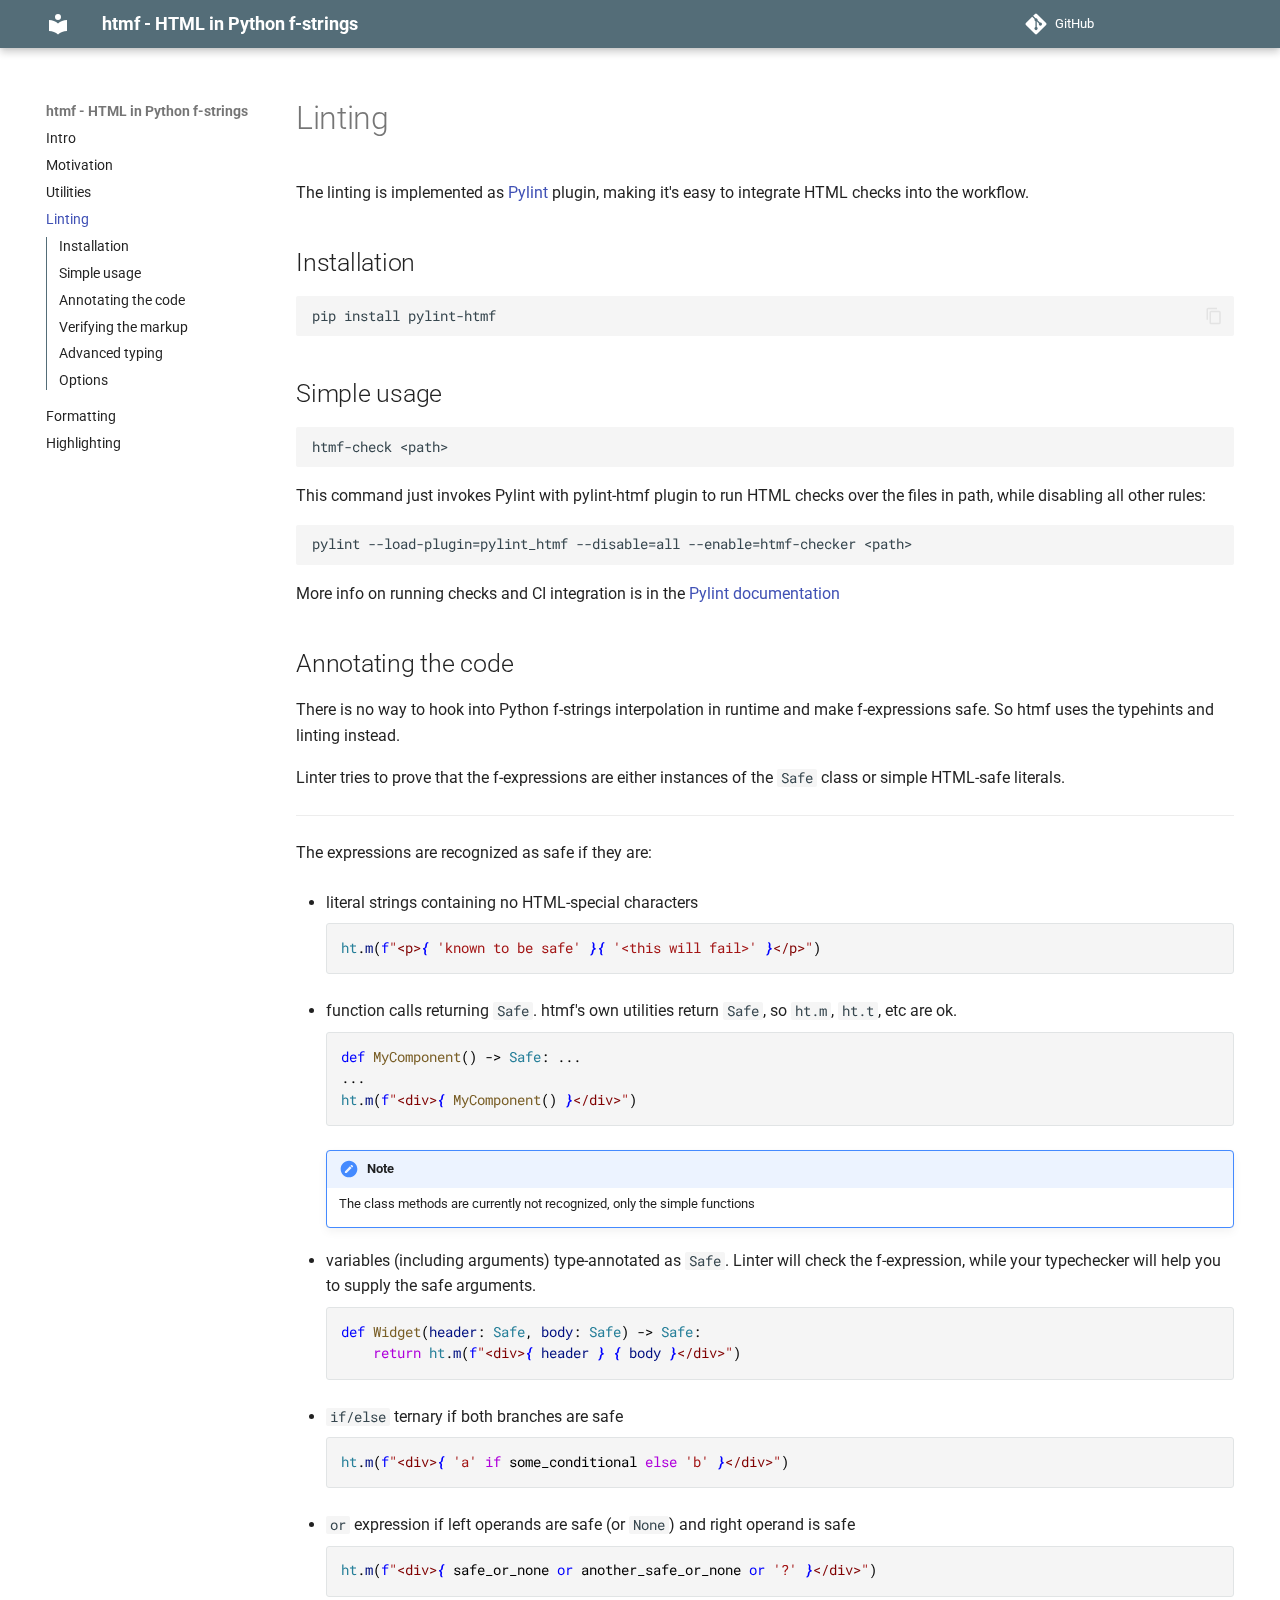
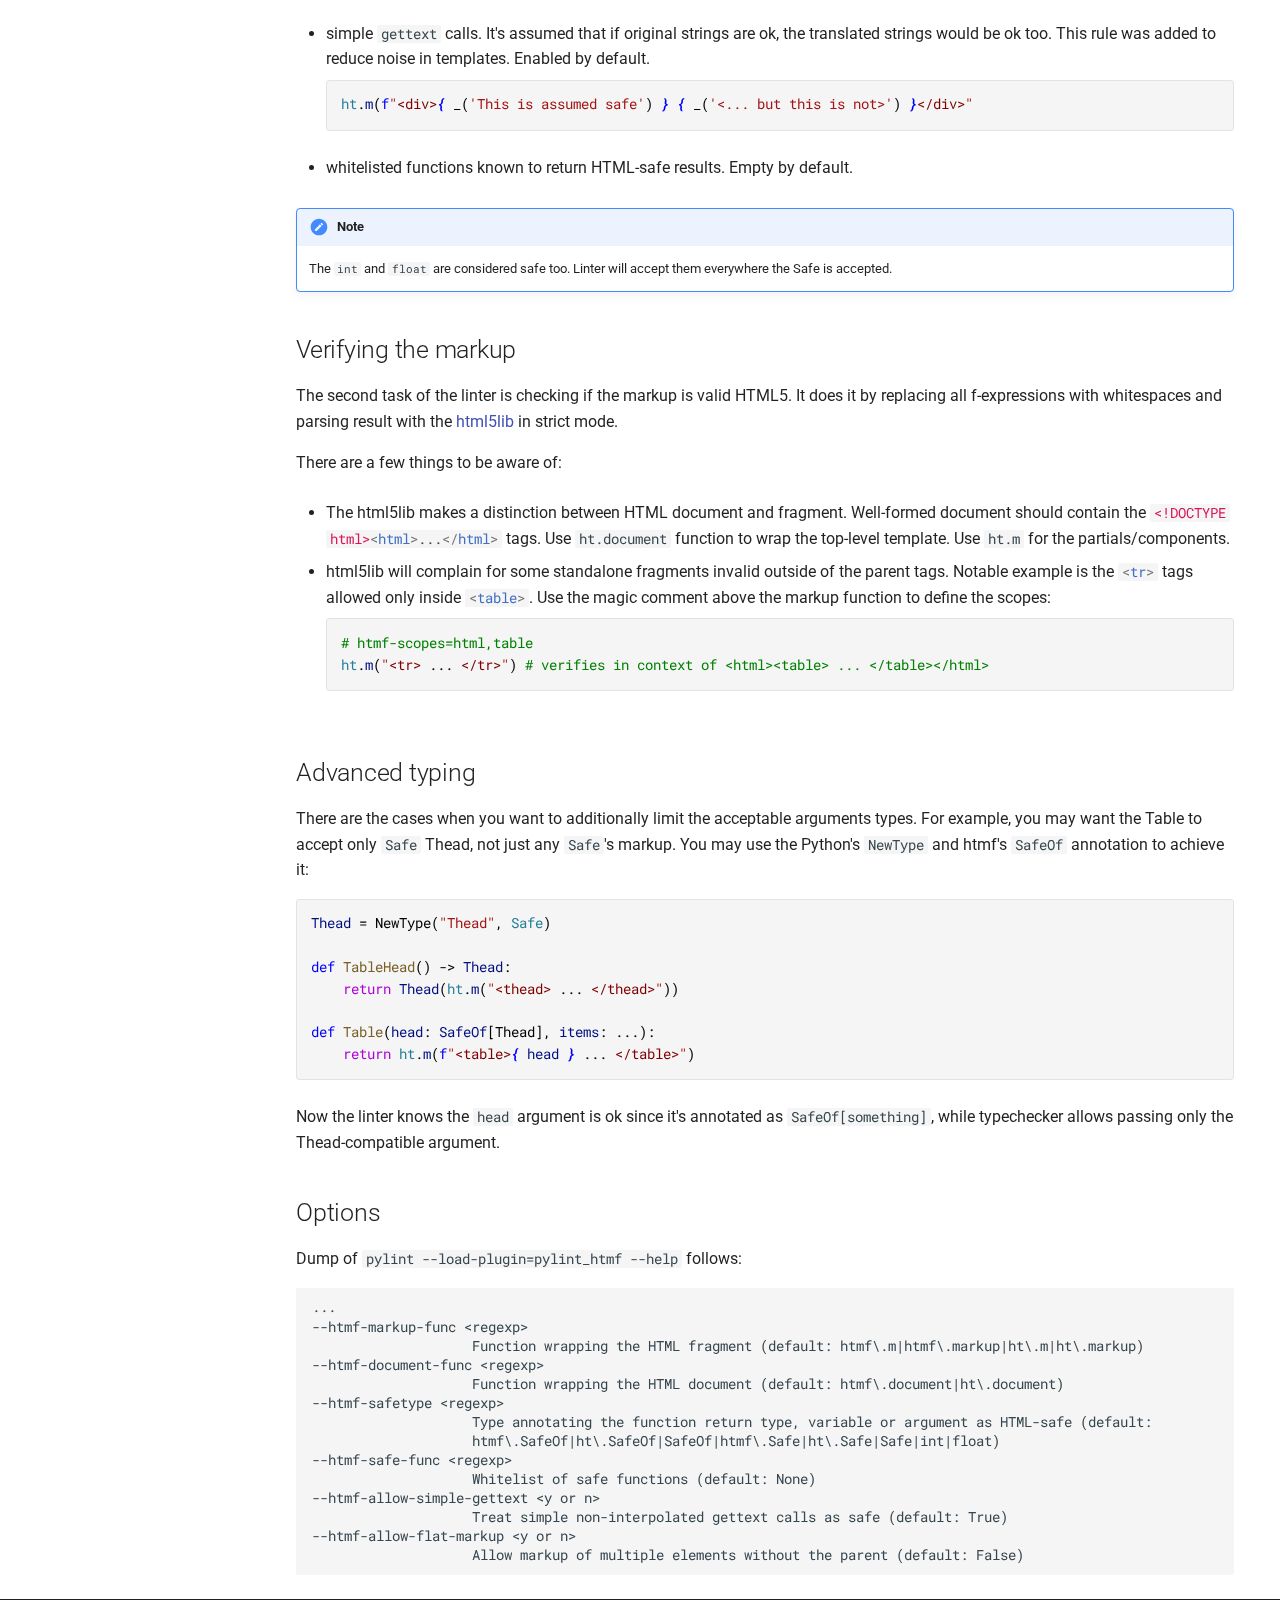
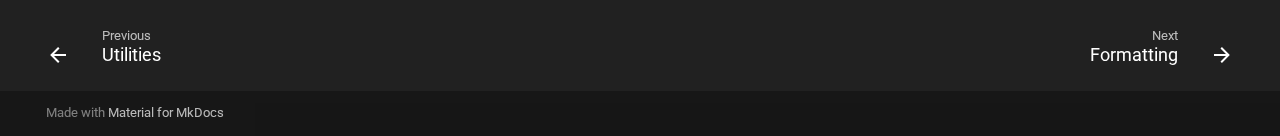
<file: lint/index.html>
<!doctype html>
<html lang="en" class="no-js">
  <head>
    
      <meta charset="utf-8">
      <meta name="viewport" content="width=device-width,initial-scale=1">
      
      
      
        <link rel="canonical" href="https://jkmnt.github.io/htmf/lint/">
      
      
        <link rel="prev" href="../api/">
      
      
        <link rel="next" href="../format/">
      
      
      <link rel="icon" href="../assets/images/favicon.png">
      <meta name="generator" content="mkdocs-1.6.0, mkdocs-material-9.5.31">
    
    
      
        <title>Linting - htmf - HTML in Python f-strings</title>
      
    
    
      <link rel="stylesheet" href="../assets/stylesheets/main.3cba04c6.min.css">
      
        
        <link rel="stylesheet" href="../assets/stylesheets/palette.06af60db.min.css">
      
      


    
    
      
    
    
      
        
        
        <link rel="preconnect" href="https://fonts.gstatic.com" crossorigin>
        <link rel="stylesheet" href="https://fonts.googleapis.com/css?family=Roboto:300,300i,400,400i,700,700i%7CRoboto+Mono:400,400i,700,700i&display=fallback">
        <style>:root{--md-text-font:"Roboto";--md-code-font:"Roboto Mono"}</style>
      
    
    
      <link rel="stylesheet" href="../extra.css">
    
    <script>__md_scope=new URL("..",location),__md_hash=e=>[...e].reduce((e,_)=>(e<<5)-e+_.charCodeAt(0),0),__md_get=(e,_=localStorage,t=__md_scope)=>JSON.parse(_.getItem(t.pathname+"."+e)),__md_set=(e,_,t=localStorage,a=__md_scope)=>{try{t.setItem(a.pathname+"."+e,JSON.stringify(_))}catch(e){}}</script>
    
      

    
    
    
  </head>
  
  
    
    
    
    
    
    <body dir="ltr" data-md-color-scheme="default" data-md-color-primary="blue-grey" data-md-color-accent="indigo">
  
    
    <input class="md-toggle" data-md-toggle="drawer" type="checkbox" id="__drawer" autocomplete="off">
    <input class="md-toggle" data-md-toggle="search" type="checkbox" id="__search" autocomplete="off">
    <label class="md-overlay" for="__drawer"></label>
    <div data-md-component="skip">
      
        
        <a href="#linting" class="md-skip">
          Skip to content
        </a>
      
    </div>
    <div data-md-component="announce">
      
    </div>
    
    
      

  

<header class="md-header md-header--shadow" data-md-component="header">
  <nav class="md-header__inner md-grid" aria-label="Header">
    <a href=".." title="htmf - HTML in Python f-strings" class="md-header__button md-logo" aria-label="htmf - HTML in Python f-strings" data-md-component="logo">
      
  
  <svg xmlns="http://www.w3.org/2000/svg" viewBox="0 0 24 24"><path d="M12 8a3 3 0 0 0 3-3 3 3 0 0 0-3-3 3 3 0 0 0-3 3 3 3 0 0 0 3 3m0 3.54C9.64 9.35 6.5 8 3 8v11c3.5 0 6.64 1.35 9 3.54 2.36-2.19 5.5-3.54 9-3.54V8c-3.5 0-6.64 1.35-9 3.54Z"/></svg>

    </a>
    <label class="md-header__button md-icon" for="__drawer">
      
      <svg xmlns="http://www.w3.org/2000/svg" viewBox="0 0 24 24"><path d="M3 6h18v2H3V6m0 5h18v2H3v-2m0 5h18v2H3v-2Z"/></svg>
    </label>
    <div class="md-header__title" data-md-component="header-title">
      <div class="md-header__ellipsis">
        <div class="md-header__topic">
          <span class="md-ellipsis">
            htmf - HTML in Python f-strings
          </span>
        </div>
        <div class="md-header__topic" data-md-component="header-topic">
          <span class="md-ellipsis">
            
              Linting
            
          </span>
        </div>
      </div>
    </div>
    
      
    
    
    
    
    
      <div class="md-header__source">
        <a href="https://github.com/jkmnt/htmf" title="Go to repository" class="md-source" data-md-component="source">
  <div class="md-source__icon md-icon">
    
    <svg xmlns="http://www.w3.org/2000/svg" viewBox="0 0 448 512"><!--! Font Awesome Free 6.6.0 by @fontawesome - https://fontawesome.com License - https://fontawesome.com/license/free (Icons: CC BY 4.0, Fonts: SIL OFL 1.1, Code: MIT License) Copyright 2024 Fonticons, Inc.--><path d="M439.55 236.05 244 40.45a28.87 28.87 0 0 0-40.81 0l-40.66 40.63 51.52 51.52c27.06-9.14 52.68 16.77 43.39 43.68l49.66 49.66c34.23-11.8 61.18 31 35.47 56.69-26.49 26.49-70.21-2.87-56-37.34L240.22 199v121.85c25.3 12.54 22.26 41.85 9.08 55a34.34 34.34 0 0 1-48.55 0c-17.57-17.6-11.07-46.91 11.25-56v-123c-20.8-8.51-24.6-30.74-18.64-45L142.57 101 8.45 235.14a28.86 28.86 0 0 0 0 40.81l195.61 195.6a28.86 28.86 0 0 0 40.8 0l194.69-194.69a28.86 28.86 0 0 0 0-40.81z"/></svg>
  </div>
  <div class="md-source__repository">
    GitHub
  </div>
</a>
      </div>
    
  </nav>
  
</header>
    
    <div class="md-container" data-md-component="container">
      
      
        
          
        
      
      <main class="md-main" data-md-component="main">
        <div class="md-main__inner md-grid">
          
            
              
              <div class="md-sidebar md-sidebar--primary" data-md-component="sidebar" data-md-type="navigation" >
                <div class="md-sidebar__scrollwrap">
                  <div class="md-sidebar__inner">
                    



  

<nav class="md-nav md-nav--primary md-nav--integrated" aria-label="Navigation" data-md-level="0">
  <label class="md-nav__title" for="__drawer">
    <a href=".." title="htmf - HTML in Python f-strings" class="md-nav__button md-logo" aria-label="htmf - HTML in Python f-strings" data-md-component="logo">
      
  
  <svg xmlns="http://www.w3.org/2000/svg" viewBox="0 0 24 24"><path d="M12 8a3 3 0 0 0 3-3 3 3 0 0 0-3-3 3 3 0 0 0-3 3 3 3 0 0 0 3 3m0 3.54C9.64 9.35 6.5 8 3 8v11c3.5 0 6.64 1.35 9 3.54 2.36-2.19 5.5-3.54 9-3.54V8c-3.5 0-6.64 1.35-9 3.54Z"/></svg>

    </a>
    htmf - HTML in Python f-strings
  </label>
  
    <div class="md-nav__source">
      <a href="https://github.com/jkmnt/htmf" title="Go to repository" class="md-source" data-md-component="source">
  <div class="md-source__icon md-icon">
    
    <svg xmlns="http://www.w3.org/2000/svg" viewBox="0 0 448 512"><!--! Font Awesome Free 6.6.0 by @fontawesome - https://fontawesome.com License - https://fontawesome.com/license/free (Icons: CC BY 4.0, Fonts: SIL OFL 1.1, Code: MIT License) Copyright 2024 Fonticons, Inc.--><path d="M439.55 236.05 244 40.45a28.87 28.87 0 0 0-40.81 0l-40.66 40.63 51.52 51.52c27.06-9.14 52.68 16.77 43.39 43.68l49.66 49.66c34.23-11.8 61.18 31 35.47 56.69-26.49 26.49-70.21-2.87-56-37.34L240.22 199v121.85c25.3 12.54 22.26 41.85 9.08 55a34.34 34.34 0 0 1-48.55 0c-17.57-17.6-11.07-46.91 11.25-56v-123c-20.8-8.51-24.6-30.74-18.64-45L142.57 101 8.45 235.14a28.86 28.86 0 0 0 0 40.81l195.61 195.6a28.86 28.86 0 0 0 40.8 0l194.69-194.69a28.86 28.86 0 0 0 0-40.81z"/></svg>
  </div>
  <div class="md-source__repository">
    GitHub
  </div>
</a>
    </div>
  
  <ul class="md-nav__list" data-md-scrollfix>
    
      
      
  
  
  
  
    <li class="md-nav__item">
      <a href=".." class="md-nav__link">
        
  
  <span class="md-ellipsis">
    Intro
  </span>
  

      </a>
    </li>
  

    
      
      
  
  
  
  
    <li class="md-nav__item">
      <a href="../rant/" class="md-nav__link">
        
  
  <span class="md-ellipsis">
    Motivation
  </span>
  

      </a>
    </li>
  

    
      
      
  
  
  
  
    <li class="md-nav__item">
      <a href="../api/" class="md-nav__link">
        
  
  <span class="md-ellipsis">
    Utilities
  </span>
  

      </a>
    </li>
  

    
      
      
  
  
    
  
  
  
    <li class="md-nav__item md-nav__item--active">
      
      <input class="md-nav__toggle md-toggle" type="checkbox" id="__toc">
      
      
        
      
      
        <label class="md-nav__link md-nav__link--active" for="__toc">
          
  
  <span class="md-ellipsis">
    Linting
  </span>
  

          <span class="md-nav__icon md-icon"></span>
        </label>
      
      <a href="./" class="md-nav__link md-nav__link--active">
        
  
  <span class="md-ellipsis">
    Linting
  </span>
  

      </a>
      
        

<nav class="md-nav md-nav--secondary" aria-label="Table of contents">
  
  
  
    
  
  
    <label class="md-nav__title" for="__toc">
      <span class="md-nav__icon md-icon"></span>
      Table of contents
    </label>
    <ul class="md-nav__list" data-md-component="toc" data-md-scrollfix>
      
        <li class="md-nav__item">
  <a href="#installation" class="md-nav__link">
    <span class="md-ellipsis">
      Installation
    </span>
  </a>
  
</li>
      
        <li class="md-nav__item">
  <a href="#simple-usage" class="md-nav__link">
    <span class="md-ellipsis">
      Simple usage
    </span>
  </a>
  
</li>
      
        <li class="md-nav__item">
  <a href="#annotating-the-code" class="md-nav__link">
    <span class="md-ellipsis">
      Annotating the code
    </span>
  </a>
  
</li>
      
        <li class="md-nav__item">
  <a href="#verifying-the-markup" class="md-nav__link">
    <span class="md-ellipsis">
      Verifying the markup
    </span>
  </a>
  
</li>
      
        <li class="md-nav__item">
  <a href="#advanced-typing" class="md-nav__link">
    <span class="md-ellipsis">
      Advanced typing
    </span>
  </a>
  
</li>
      
        <li class="md-nav__item">
  <a href="#options" class="md-nav__link">
    <span class="md-ellipsis">
      Options
    </span>
  </a>
  
</li>
      
    </ul>
  
</nav>
      
    </li>
  

    
      
      
  
  
  
  
    <li class="md-nav__item">
      <a href="../format/" class="md-nav__link">
        
  
  <span class="md-ellipsis">
    Formatting
  </span>
  

      </a>
    </li>
  

    
      
      
  
  
  
  
    <li class="md-nav__item">
      <a href="../highlight/" class="md-nav__link">
        
  
  <span class="md-ellipsis">
    Highlighting
  </span>
  

      </a>
    </li>
  

    
  </ul>
</nav>
                  </div>
                </div>
              </div>
            
            
          
          
            <div class="md-content" data-md-component="content">
              <article class="md-content__inner md-typeset">
                
                  

  
  


<h1 id="linting">Linting</h1>
<p>The linting is implemented as <a href="https://www.pylint.org">Pylint</a> plugin, making it's easy to integrate HTML checks into the workflow.</p>
<h2 id="installation">Installation</h2>
<div class="language-text copy highlight"><pre><span></span><code>pip install pylint-htmf
</code></pre></div>
<h2 id="simple-usage">Simple usage</h2>
<div class="language-text highlight"><pre><span></span><code>htmf-check &lt;path&gt;
</code></pre></div>
<p>This command just invokes Pylint with pylint-htmf plugin to run HTML checks
over the files in path, while disabling all other rules:
<div class="language-text highlight"><pre><span></span><code>pylint --load-plugin=pylint_htmf --disable=all --enable=htmf-checker &lt;path&gt;
</code></pre></div></p>
<p>More info on running checks and CI integration is in the <a href="https://docs.pylint.org">Pylint documentation</a></p>
<h2 id="annotating-the-code">Annotating the code</h2>
<p>There is no way to hook into Python f-strings interpolation in runtime and make f-expressions safe. So htmf uses the typehints and linting instead.</p>
<p>Linter tries to prove that the f-expressions are either instances of the <code>Safe</code> class or simple HTML-safe literals.</p>
<hr />
<p>The expressions are recognized as safe if they are:</p>
<ul>
<li>
<p>literal strings containing no HTML-special characters
    <!--
    ht.m(f"<p>{ 'known to be safe' }{ '<this will fail>' }</p>")
    -->
    <div class="htmf-code"><div><span style="color: #267f99;">ht</span><span style="color: #000000;">.</span><span style="color: #001080;">m</span><span style="color: #000000;">(</span><span style="color: #0000ff;">f</span><span style="color: #a31515;">"</span><span style="color: #800000;">&lt;p&gt;</span><span style="color: #0000ff;font-style: italic;font-weight: bold;">{</span><span style="color: #000000;"> </span><span style="color: #a31515;">'known to be safe'</span><span style="color: #000000;"> </span><span style="color: #0000ff;font-style: italic;font-weight: bold;">}{</span><span style="color: #000000;"> </span><span style="color: #a31515;">'&lt;this will fail&gt;'</span><span style="color: #000000;"> </span><span style="color: #0000ff;font-style: italic;font-weight: bold;">}</span><span style="color: #800000;">&lt;/p&gt;</span><span style="color: #a31515;">"</span><span style="color: #000000;">)</span></div></div></p>
</li>
<li>
<p>function calls returning <code>Safe</code>. htmf's own utilities return <code>Safe</code>, so <code>ht.m</code>, <code>ht.t</code>, etc are ok.
    <!--
    def MyComponent() -> Safe: ...
    ...
    ht.m(f"<div>{ MyComponent() }</div>")
    -->
    <div class="htmf-code"><div><span style="color: #0000ff;">def</span><span style="color: #000000;"> </span><span style="color: #795e26;">MyComponent</span><span style="color: #000000;">() -&gt; </span><span style="color: #267f99;">Safe</span><span style="color: #000000;">: ...</span></div><div><span style="color: #000000;">...</span></div><div><span style="color: #267f99;">ht</span><span style="color: #000000;">.</span><span style="color: #001080;">m</span><span style="color: #000000;">(</span><span style="color: #0000ff;">f</span><span style="color: #a31515;">"</span><span style="color: #800000;">&lt;div&gt;</span><span style="color: #0000ff;font-style: italic;font-weight: bold;">{</span><span style="color: #000000;"> </span><span style="color: #795e26;">MyComponent</span><span style="color: #000000;">() </span><span style="color: #0000ff;font-style: italic;font-weight: bold;">}</span><span style="color: #800000;">&lt;/div&gt;</span><span style="color: #a31515;">"</span><span style="color: #000000;">)</span></div></div></p>
<div class="admonition note">
<p class="admonition-title">Note</p>
<p>The class methods are currently not recognized, only the simple functions</p>
</div>
</li>
<li>
<p>variables (including arguments) type-annotated as <code>Safe</code>. Linter will check the f-expression, while your typechecker will help you to supply the safe arguments.
    <!--
    def Widget(header: Safe, body: Safe) -> Safe:
        return ht.m(f"<div>{ header } { body }</div>")
    -->
    <div class="htmf-code"><div><span style="color: #0000ff;">def</span><span style="color: #000000;"> </span><span style="color: #795e26;">Widget</span><span style="color: #000000;">(</span><span style="color: #001080;">header</span><span style="color: #000000;">: </span><span style="color: #267f99;">Safe</span><span style="color: #000000;">, </span><span style="color: #001080;">body</span><span style="color: #000000;">: </span><span style="color: #267f99;">Safe</span><span style="color: #000000;">) -&gt; </span><span style="color: #267f99;">Safe</span><span style="color: #000000;">:</span></div><div><span style="color: #000000;">&nbsp; &nbsp; </span><span style="color: #af00db;">return</span><span style="color: #000000;"> </span><span style="color: #267f99;">ht</span><span style="color: #000000;">.</span><span style="color: #001080;">m</span><span style="color: #000000;">(</span><span style="color: #0000ff;">f</span><span style="color: #a31515;">"</span><span style="color: #800000;">&lt;div&gt;</span><span style="color: #0000ff;font-style: italic;font-weight: bold;">{</span><span style="color: #000000;"> </span><span style="color: #001080;">header</span><span style="color: #000000;"> </span><span style="color: #0000ff;font-style: italic;font-weight: bold;">}</span><span style="color: #000000;"> </span><span style="color: #0000ff;font-style: italic;font-weight: bold;">{</span><span style="color: #000000;"> </span><span style="color: #001080;">body</span><span style="color: #000000;"> </span><span style="color: #0000ff;font-style: italic;font-weight: bold;">}</span><span style="color: #800000;">&lt;/div&gt;</span><span style="color: #a31515;">"</span><span style="color: #000000;">)</span></div></div></p>
</li>
<li>
<p><code>if/else</code> ternary if both branches are safe
    <!--
        ht.m(f"<div>{ 'a' if some_conditional else 'b' }</div>")
        -->
    <div class="htmf-code"><div><span style="color: #267f99;">ht</span><span style="color: #000000;">.</span><span style="color: #001080;">m</span><span style="color: #000000;">(</span><span style="color: #0000ff;">f</span><span style="color: #a31515;">"</span><span style="color: #800000;">&lt;div&gt;</span><span style="color: #0000ff;font-style: italic;font-weight: bold;">{</span><span style="color: #000000;"> </span><span style="color: #a31515;">'a'</span><span style="color: #000000;"> </span><span style="color: #af00db;">if</span><span style="color: #000000;"> some_conditional </span><span style="color: #af00db;">else</span><span style="color: #000000;"> </span><span style="color: #a31515;">'b'</span><span style="color: #000000;"> </span><span style="color: #0000ff;font-style: italic;font-weight: bold;">}</span><span style="color: #800000;">&lt;/div&gt;</span><span style="color: #a31515;">"</span><span style="color: #000000;">)</span></div></div></p>
</li>
<li>
<p><code>or</code> expression if left operands are safe (or <code>None</code>) and right operand is safe
    <!--
    ht.m(f"<div>{ safe_or_none or another_safe_or_none or '?' }</div>")
    -->
    <div class="htmf-code"><div><span style="color: #267f99;">ht</span><span style="color: #000000;">.</span><span style="color: #001080;">m</span><span style="color: #000000;">(</span><span style="color: #0000ff;">f</span><span style="color: #a31515;">"</span><span style="color: #800000;">&lt;div&gt;</span><span style="color: #0000ff;font-style: italic;font-weight: bold;">{</span><span style="color: #000000;"> safe_or_none </span><span style="color: #0000ff;">or</span><span style="color: #000000;"> another_safe_or_none </span><span style="color: #0000ff;">or</span><span style="color: #000000;"> </span><span style="color: #a31515;">'?'</span><span style="color: #000000;"> </span><span style="color: #0000ff;font-style: italic;font-weight: bold;">}</span><span style="color: #800000;">&lt;/div&gt;</span><span style="color: #a31515;">"</span><span style="color: #000000;">)</span></div></div></p>
</li>
<li>
<p>simple <code>gettext</code> calls. It's assumed that if original strings are ok, the translated strings would be ok too. This rule was added to reduce noise in templates. Enabled by default.
    <!-- There was a bug with python-markdown treating _() of gettext as markdown emph. Solved by escaping it with \_ -->
    <!--
        ht.m(f"<div>{ _('This is assumed safe') } { _('<... but this is not>') }</div>"
    -->
    <div class="htmf-code"><div><span style="color: #267f99;">ht</span><span style="color: #000000;">.</span><span style="color: #001080;">m</span><span style="color: #000000;">(</span><span style="color: #0000ff;">f</span><span style="color: #a31515;">"</span><span style="color: #800000;">&lt;div&gt;</span><span style="color: #0000ff;font-style: italic;font-weight: bold;">{</span><span style="color: #000000;"> _(</span><span style="color: #a31515;">'This is assumed safe'</span><span style="color: #000000;">) </span><span style="color: #0000ff;font-style: italic;font-weight: bold;">}</span><span style="color: #000000;"> </span><span style="color: #0000ff;font-style: italic;font-weight: bold;">{</span><span style="color: #000000;"> _(</span><span style="color: #a31515;">'&lt;... but this is not&gt;'</span><span style="color: #000000;">) </span><span style="color: #0000ff;font-style: italic;font-weight: bold;">}</span><span style="color: #800000;">&lt;/div&gt;</span><span style="color: #a31515;">"</span></div></div></p>
</li>
<li>
<p>whitelisted functions known to return HTML-safe results. Empty by default.</p>
</li>
</ul>
<div class="admonition note">
<p class="admonition-title">Note</p>
<p>The <code>int</code> and <code>float</code> are considered safe too. Linter will accept them everywhere the Safe
is accepted.</p>
</div>
<h2 id="verifying-the-markup">Verifying the markup</h2>
<p>The second task of the linter is checking if the markup is valid HTML5. It does it by replacing all f-expressions with whitespaces and parsing result with the <a href="https://github.com/html5lib/html5lib-python">html5lib</a> in strict mode.</p>
<p>There are a few things to be aware of:</p>
<ul>
<li>
<p>The html5lib makes a distinction between HTML document and fragment. Well-formed document should contain the <code class="language-html highlight"><span class="cp">&lt;!DOCTYPE html&gt;</span><span class="p">&lt;</span><span class="nt">html</span><span class="p">&gt;</span>...<span class="p">&lt;/</span><span class="nt">html</span><span class="p">&gt;</span></code> tags. Use <code>ht.document</code> function to wrap the top-level template. Use <code>ht.m</code> for the partials/components.</p>
</li>
<li>
<p>html5lib will complain for some standalone fragments invalid outside of the parent tags. Notable example is the <code class="language-html highlight"><span class="p">&lt;</span><span class="nt">tr</span><span class="p">&gt;</span></code> tags allowed only inside <code class="language-html highlight"><span class="p">&lt;</span><span class="nt">table</span><span class="p">&gt;</span></code>.
  Use the magic comment above the markup function to define the scopes:
    <!--
    # htmf-scopes=html,table
    ht.m("<tr> ... </tr>") # verifies in context of <html><table> ... </table></html>
    -->
    <div class="htmf-code"><div><span style="color: #008000;"># htmf-scopes=html,table</span></div><div><span style="color: #267f99;">ht</span><span style="color: #000000;">.</span><span style="color: #001080;">m</span><span style="color: #000000;">(</span><span style="color: #a31515;">"</span><span style="color: #800000;">&lt;tr&gt;</span><span style="color: #000000;"> ... </span><span style="color: #800000;">&lt;/tr&gt;</span><span style="color: #a31515;">"</span><span style="color: #000000;">) </span><span style="color: #008000;"># verifies in context of &lt;html&gt;&lt;table&gt; ... &lt;/table&gt;&lt;/html&gt;</span></div></div></p>
</li>
</ul>
<h2 id="advanced-typing">Advanced typing</h2>
<p>There are the cases when you want to additionally limit the acceptable arguments types.
For example, you may want the Table to accept only <code>Safe</code> Thead, not just any <code>Safe</code>'s markup.
You may use the Python's <code>NewType</code> and htmf's <code>SafeOf</code> annotation to achieve it:</p>
<!--
Thead = NewType("Thead", Safe)

def TableHead() -> Thead:
    return Thead(ht.m("<thead> ... </thead>"))

def Table(head: SafeOf[Thead], items: ...):
    return ht.m(f"<table>{ head } ... </table>")
 -->
<div class="htmf-code"><div><span style="color: #001080;">Thead</span><span style="color: #000000;"> = NewType(</span><span style="color: #a31515;">"Thead"</span><span style="color: #000000;">, </span><span style="color: #267f99;">Safe</span><span style="color: #000000;">)</span></div><br><div><span style="color: #0000ff;">def</span><span style="color: #000000;"> </span><span style="color: #795e26;">TableHead</span><span style="color: #000000;">() -&gt; </span><span style="color: #001080;">Thead</span><span style="color: #000000;">:</span></div><div><span style="color: #000000;">&nbsp; &nbsp; </span><span style="color: #af00db;">return</span><span style="color: #000000;"> </span><span style="color: #001080;">Thead</span><span style="color: #000000;">(</span><span style="color: #267f99;">ht</span><span style="color: #000000;">.</span><span style="color: #001080;">m</span><span style="color: #000000;">(</span><span style="color: #a31515;">"</span><span style="color: #800000;">&lt;thead&gt;</span><span style="color: #000000;"> ... </span><span style="color: #800000;">&lt;/thead&gt;</span><span style="color: #a31515;">"</span><span style="color: #000000;">))</span></div><br><div><span style="color: #0000ff;">def</span><span style="color: #000000;"> </span><span style="color: #795e26;">Table</span><span style="color: #000000;">(</span><span style="color: #001080;">head</span><span style="color: #000000;">: </span><span style="color: #001080;">SafeOf</span><span style="color: #000000;">[Thead], </span><span style="color: #001080;">items</span><span style="color: #000000;">: ...):</span></div><div><span style="color: #000000;">&nbsp; &nbsp; </span><span style="color: #af00db;">return</span><span style="color: #000000;"> </span><span style="color: #267f99;">ht</span><span style="color: #000000;">.</span><span style="color: #001080;">m</span><span style="color: #000000;">(</span><span style="color: #0000ff;">f</span><span style="color: #a31515;">"</span><span style="color: #800000;">&lt;table&gt;</span><span style="color: #0000ff;font-style: italic;font-weight: bold;">{</span><span style="color: #000000;"> </span><span style="color: #001080;">head</span><span style="color: #000000;"> </span><span style="color: #0000ff;font-style: italic;font-weight: bold;">}</span><span style="color: #000000;"> ... </span><span style="color: #800000;">&lt;/table&gt;</span><span style="color: #a31515;">"</span><span style="color: #000000;">)</span></div></div>

<p>Now the linter knows the <code>head</code> argument is ok since it's annotated as <code>SafeOf[something]</code>, while typechecker allows passing only the Thead-compatible argument.</p>
<h2 id="options">Options</h2>
<p>Dump of <code>pylint --load-plugin=pylint_htmf --help</code> follows:</p>
<div class="language-text highlight"><pre><span></span><code>...
--htmf-markup-func &lt;regexp&gt;
                    Function wrapping the HTML fragment (default: htmf\.m|htmf\.markup|ht\.m|ht\.markup)
--htmf-document-func &lt;regexp&gt;
                    Function wrapping the HTML document (default: htmf\.document|ht\.document)
--htmf-safetype &lt;regexp&gt;
                    Type annotating the function return type, variable or argument as HTML-safe (default:
                    htmf\.SafeOf|ht\.SafeOf|SafeOf|htmf\.Safe|ht\.Safe|Safe|int|float)
--htmf-safe-func &lt;regexp&gt;
                    Whitelist of safe functions (default: None)
--htmf-allow-simple-gettext &lt;y or n&gt;
                    Treat simple non-interpolated gettext calls as safe (default: True)
--htmf-allow-flat-markup &lt;y or n&gt;
                    Allow markup of multiple elements without the parent (default: False)
</code></pre></div>












                
              </article>
            </div>
          
          
<script>var target=document.getElementById(location.hash.slice(1));target&&target.name&&(target.checked=target.name.startsWith("__tabbed_"))</script>
        </div>
        
      </main>
      
        <footer class="md-footer">
  
    
      
      <nav class="md-footer__inner md-grid" aria-label="Footer" >
        
          
          <a href="../api/" class="md-footer__link md-footer__link--prev" aria-label="Previous: Utilities">
            <div class="md-footer__button md-icon">
              
              <svg xmlns="http://www.w3.org/2000/svg" viewBox="0 0 24 24"><path d="M20 11v2H8l5.5 5.5-1.42 1.42L4.16 12l7.92-7.92L13.5 5.5 8 11h12Z"/></svg>
            </div>
            <div class="md-footer__title">
              <span class="md-footer__direction">
                Previous
              </span>
              <div class="md-ellipsis">
                Utilities
              </div>
            </div>
          </a>
        
        
          
          <a href="../format/" class="md-footer__link md-footer__link--next" aria-label="Next: Formatting">
            <div class="md-footer__title">
              <span class="md-footer__direction">
                Next
              </span>
              <div class="md-ellipsis">
                Formatting
              </div>
            </div>
            <div class="md-footer__button md-icon">
              
              <svg xmlns="http://www.w3.org/2000/svg" viewBox="0 0 24 24"><path d="M4 11v2h12l-5.5 5.5 1.42 1.42L19.84 12l-7.92-7.92L10.5 5.5 16 11H4Z"/></svg>
            </div>
          </a>
        
      </nav>
    
  
  <div class="md-footer-meta md-typeset">
    <div class="md-footer-meta__inner md-grid">
      <div class="md-copyright">
  
  
    Made with
    <a href="https://squidfunk.github.io/mkdocs-material/" target="_blank" rel="noopener">
      Material for MkDocs
    </a>
  
</div>
      
    </div>
  </div>
</footer>
      
    </div>
    <div class="md-dialog" data-md-component="dialog">
      <div class="md-dialog__inner md-typeset"></div>
    </div>
    
    
    <script id="__config" type="application/json">{"base": "..", "features": ["toc.integrate", "navigation.footer"], "search": "../assets/javascripts/workers/search.b8dbb3d2.min.js", "translations": {"clipboard.copied": "Copied to clipboard", "clipboard.copy": "Copy to clipboard", "search.result.more.one": "1 more on this page", "search.result.more.other": "# more on this page", "search.result.none": "No matching documents", "search.result.one": "1 matching document", "search.result.other": "# matching documents", "search.result.placeholder": "Type to start searching", "search.result.term.missing": "Missing", "select.version": "Select version"}}</script>
    
    
      <script src="../assets/javascripts/bundle.fe8b6f2b.min.js"></script>
      
    
  </body>
</html>
</file>
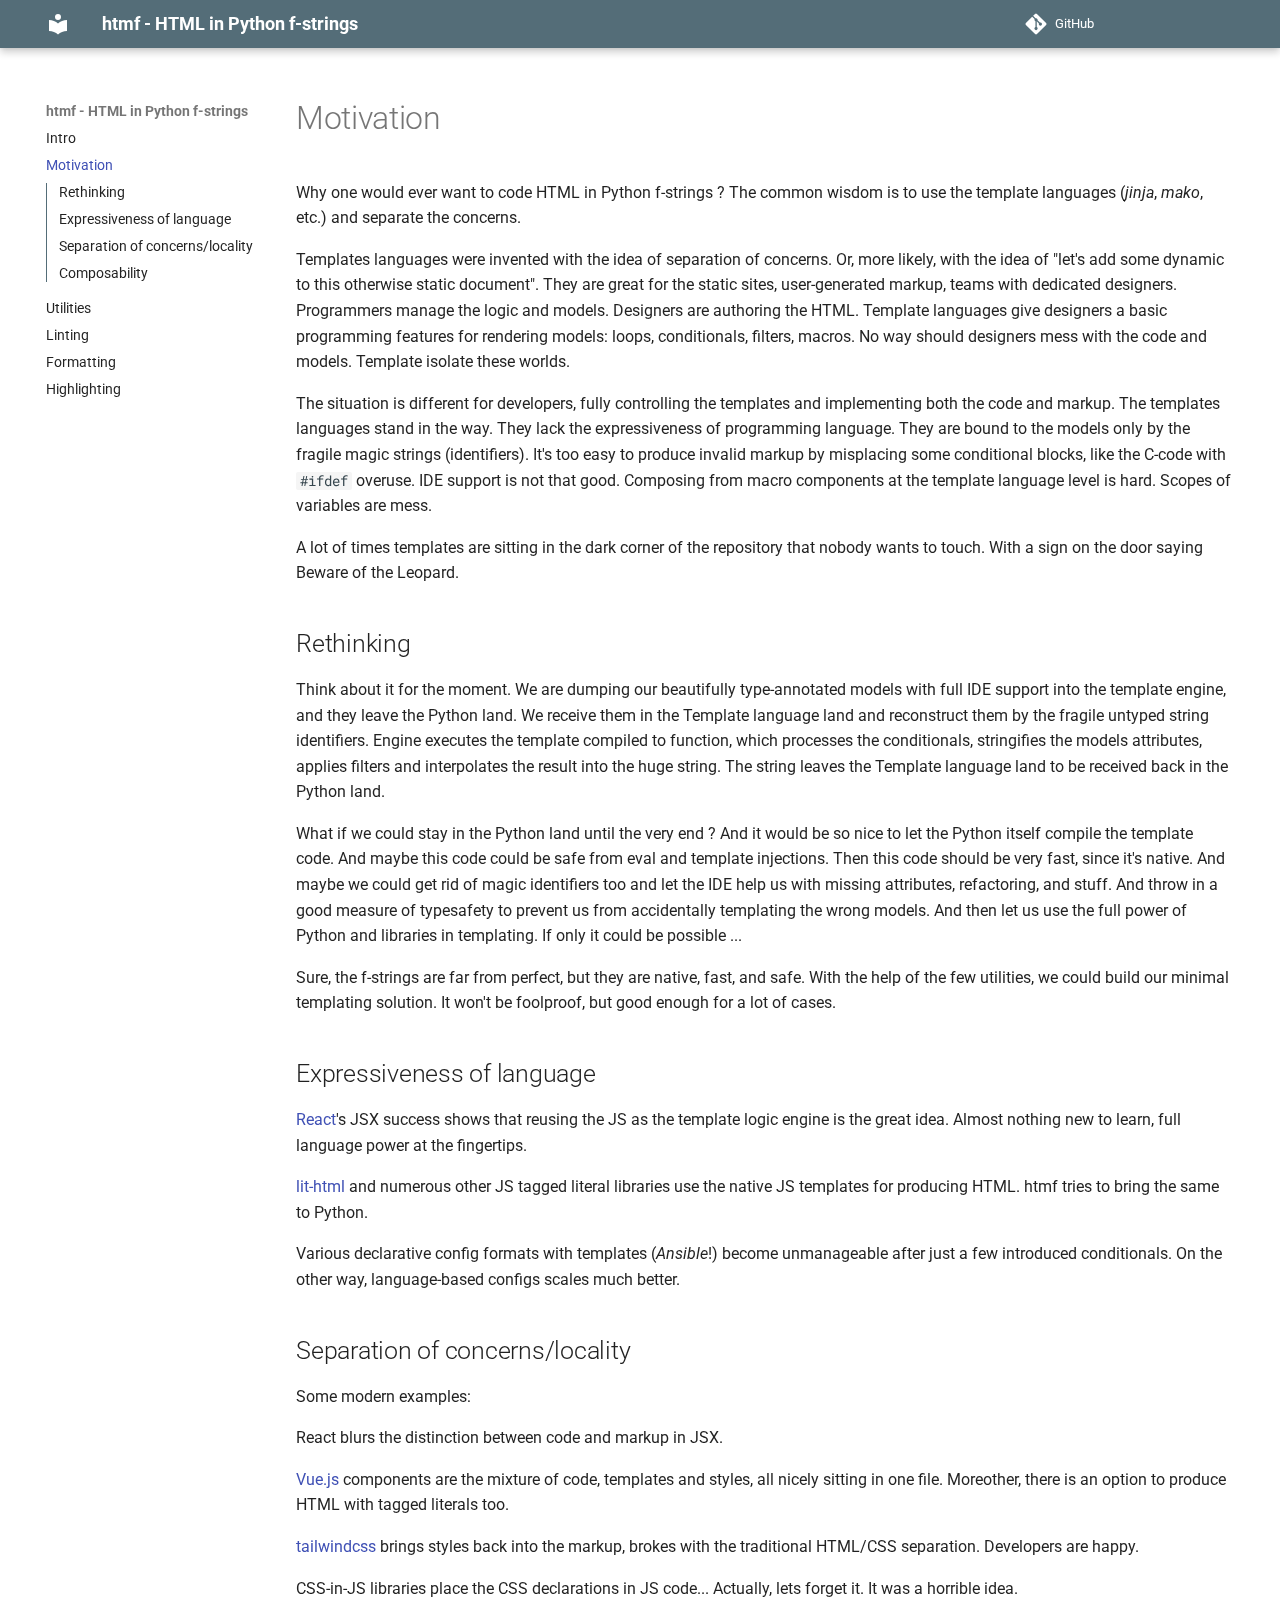
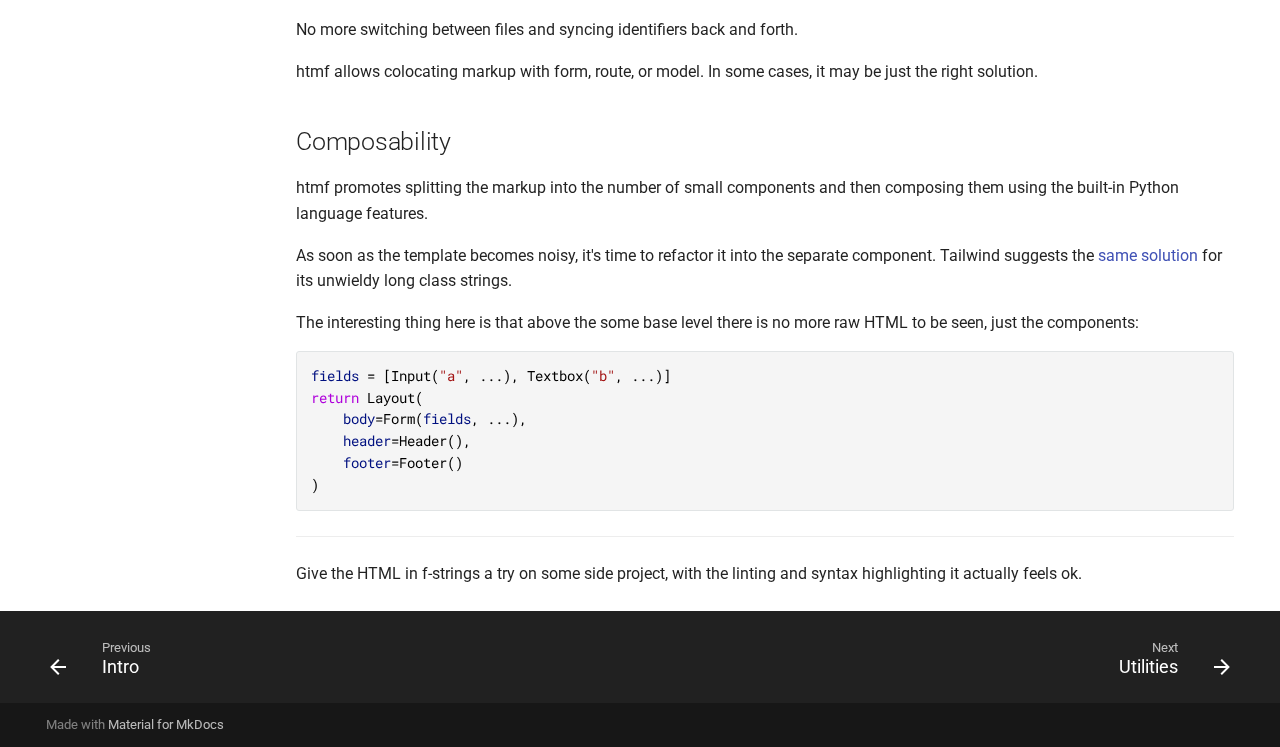
<file: rant/index.html>
<!doctype html>
<html lang="en" class="no-js">
  <head>
    
      <meta charset="utf-8">
      <meta name="viewport" content="width=device-width,initial-scale=1">
      
      
      
        <link rel="canonical" href="https://jkmnt.github.io/htmf/rant/">
      
      
        <link rel="prev" href="..">
      
      
        <link rel="next" href="../api/">
      
      
      <link rel="icon" href="../assets/images/favicon.png">
      <meta name="generator" content="mkdocs-1.6.0, mkdocs-material-9.5.31">
    
    
      
        <title>Motivation - htmf - HTML in Python f-strings</title>
      
    
    
      <link rel="stylesheet" href="../assets/stylesheets/main.3cba04c6.min.css">
      
        
        <link rel="stylesheet" href="../assets/stylesheets/palette.06af60db.min.css">
      
      


    
    
      
    
    
      
        
        
        <link rel="preconnect" href="https://fonts.gstatic.com" crossorigin>
        <link rel="stylesheet" href="https://fonts.googleapis.com/css?family=Roboto:300,300i,400,400i,700,700i%7CRoboto+Mono:400,400i,700,700i&display=fallback">
        <style>:root{--md-text-font:"Roboto";--md-code-font:"Roboto Mono"}</style>
      
    
    
      <link rel="stylesheet" href="../extra.css">
    
    <script>__md_scope=new URL("..",location),__md_hash=e=>[...e].reduce((e,_)=>(e<<5)-e+_.charCodeAt(0),0),__md_get=(e,_=localStorage,t=__md_scope)=>JSON.parse(_.getItem(t.pathname+"."+e)),__md_set=(e,_,t=localStorage,a=__md_scope)=>{try{t.setItem(a.pathname+"."+e,JSON.stringify(_))}catch(e){}}</script>
    
      

    
    
    
  </head>
  
  
    
    
    
    
    
    <body dir="ltr" data-md-color-scheme="default" data-md-color-primary="blue-grey" data-md-color-accent="indigo">
  
    
    <input class="md-toggle" data-md-toggle="drawer" type="checkbox" id="__drawer" autocomplete="off">
    <input class="md-toggle" data-md-toggle="search" type="checkbox" id="__search" autocomplete="off">
    <label class="md-overlay" for="__drawer"></label>
    <div data-md-component="skip">
      
        
        <a href="#motivation" class="md-skip">
          Skip to content
        </a>
      
    </div>
    <div data-md-component="announce">
      
    </div>
    
    
      

  

<header class="md-header md-header--shadow" data-md-component="header">
  <nav class="md-header__inner md-grid" aria-label="Header">
    <a href=".." title="htmf - HTML in Python f-strings" class="md-header__button md-logo" aria-label="htmf - HTML in Python f-strings" data-md-component="logo">
      
  
  <svg xmlns="http://www.w3.org/2000/svg" viewBox="0 0 24 24"><path d="M12 8a3 3 0 0 0 3-3 3 3 0 0 0-3-3 3 3 0 0 0-3 3 3 3 0 0 0 3 3m0 3.54C9.64 9.35 6.5 8 3 8v11c3.5 0 6.64 1.35 9 3.54 2.36-2.19 5.5-3.54 9-3.54V8c-3.5 0-6.64 1.35-9 3.54Z"/></svg>

    </a>
    <label class="md-header__button md-icon" for="__drawer">
      
      <svg xmlns="http://www.w3.org/2000/svg" viewBox="0 0 24 24"><path d="M3 6h18v2H3V6m0 5h18v2H3v-2m0 5h18v2H3v-2Z"/></svg>
    </label>
    <div class="md-header__title" data-md-component="header-title">
      <div class="md-header__ellipsis">
        <div class="md-header__topic">
          <span class="md-ellipsis">
            htmf - HTML in Python f-strings
          </span>
        </div>
        <div class="md-header__topic" data-md-component="header-topic">
          <span class="md-ellipsis">
            
              Motivation
            
          </span>
        </div>
      </div>
    </div>
    
      
    
    
    
    
    
      <div class="md-header__source">
        <a href="https://github.com/jkmnt/htmf" title="Go to repository" class="md-source" data-md-component="source">
  <div class="md-source__icon md-icon">
    
    <svg xmlns="http://www.w3.org/2000/svg" viewBox="0 0 448 512"><!--! Font Awesome Free 6.6.0 by @fontawesome - https://fontawesome.com License - https://fontawesome.com/license/free (Icons: CC BY 4.0, Fonts: SIL OFL 1.1, Code: MIT License) Copyright 2024 Fonticons, Inc.--><path d="M439.55 236.05 244 40.45a28.87 28.87 0 0 0-40.81 0l-40.66 40.63 51.52 51.52c27.06-9.14 52.68 16.77 43.39 43.68l49.66 49.66c34.23-11.8 61.18 31 35.47 56.69-26.49 26.49-70.21-2.87-56-37.34L240.22 199v121.85c25.3 12.54 22.26 41.85 9.08 55a34.34 34.34 0 0 1-48.55 0c-17.57-17.6-11.07-46.91 11.25-56v-123c-20.8-8.51-24.6-30.74-18.64-45L142.57 101 8.45 235.14a28.86 28.86 0 0 0 0 40.81l195.61 195.6a28.86 28.86 0 0 0 40.8 0l194.69-194.69a28.86 28.86 0 0 0 0-40.81z"/></svg>
  </div>
  <div class="md-source__repository">
    GitHub
  </div>
</a>
      </div>
    
  </nav>
  
</header>
    
    <div class="md-container" data-md-component="container">
      
      
        
          
        
      
      <main class="md-main" data-md-component="main">
        <div class="md-main__inner md-grid">
          
            
              
              <div class="md-sidebar md-sidebar--primary" data-md-component="sidebar" data-md-type="navigation" >
                <div class="md-sidebar__scrollwrap">
                  <div class="md-sidebar__inner">
                    



  

<nav class="md-nav md-nav--primary md-nav--integrated" aria-label="Navigation" data-md-level="0">
  <label class="md-nav__title" for="__drawer">
    <a href=".." title="htmf - HTML in Python f-strings" class="md-nav__button md-logo" aria-label="htmf - HTML in Python f-strings" data-md-component="logo">
      
  
  <svg xmlns="http://www.w3.org/2000/svg" viewBox="0 0 24 24"><path d="M12 8a3 3 0 0 0 3-3 3 3 0 0 0-3-3 3 3 0 0 0-3 3 3 3 0 0 0 3 3m0 3.54C9.64 9.35 6.5 8 3 8v11c3.5 0 6.64 1.35 9 3.54 2.36-2.19 5.5-3.54 9-3.54V8c-3.5 0-6.64 1.35-9 3.54Z"/></svg>

    </a>
    htmf - HTML in Python f-strings
  </label>
  
    <div class="md-nav__source">
      <a href="https://github.com/jkmnt/htmf" title="Go to repository" class="md-source" data-md-component="source">
  <div class="md-source__icon md-icon">
    
    <svg xmlns="http://www.w3.org/2000/svg" viewBox="0 0 448 512"><!--! Font Awesome Free 6.6.0 by @fontawesome - https://fontawesome.com License - https://fontawesome.com/license/free (Icons: CC BY 4.0, Fonts: SIL OFL 1.1, Code: MIT License) Copyright 2024 Fonticons, Inc.--><path d="M439.55 236.05 244 40.45a28.87 28.87 0 0 0-40.81 0l-40.66 40.63 51.52 51.52c27.06-9.14 52.68 16.77 43.39 43.68l49.66 49.66c34.23-11.8 61.18 31 35.47 56.69-26.49 26.49-70.21-2.87-56-37.34L240.22 199v121.85c25.3 12.54 22.26 41.85 9.08 55a34.34 34.34 0 0 1-48.55 0c-17.57-17.6-11.07-46.91 11.25-56v-123c-20.8-8.51-24.6-30.74-18.64-45L142.57 101 8.45 235.14a28.86 28.86 0 0 0 0 40.81l195.61 195.6a28.86 28.86 0 0 0 40.8 0l194.69-194.69a28.86 28.86 0 0 0 0-40.81z"/></svg>
  </div>
  <div class="md-source__repository">
    GitHub
  </div>
</a>
    </div>
  
  <ul class="md-nav__list" data-md-scrollfix>
    
      
      
  
  
  
  
    <li class="md-nav__item">
      <a href=".." class="md-nav__link">
        
  
  <span class="md-ellipsis">
    Intro
  </span>
  

      </a>
    </li>
  

    
      
      
  
  
    
  
  
  
    <li class="md-nav__item md-nav__item--active">
      
      <input class="md-nav__toggle md-toggle" type="checkbox" id="__toc">
      
      
        
      
      
        <label class="md-nav__link md-nav__link--active" for="__toc">
          
  
  <span class="md-ellipsis">
    Motivation
  </span>
  

          <span class="md-nav__icon md-icon"></span>
        </label>
      
      <a href="./" class="md-nav__link md-nav__link--active">
        
  
  <span class="md-ellipsis">
    Motivation
  </span>
  

      </a>
      
        

<nav class="md-nav md-nav--secondary" aria-label="Table of contents">
  
  
  
    
  
  
    <label class="md-nav__title" for="__toc">
      <span class="md-nav__icon md-icon"></span>
      Table of contents
    </label>
    <ul class="md-nav__list" data-md-component="toc" data-md-scrollfix>
      
        <li class="md-nav__item">
  <a href="#rethinking" class="md-nav__link">
    <span class="md-ellipsis">
      Rethinking
    </span>
  </a>
  
</li>
      
        <li class="md-nav__item">
  <a href="#expressiveness-of-language" class="md-nav__link">
    <span class="md-ellipsis">
      Expressiveness of language
    </span>
  </a>
  
</li>
      
        <li class="md-nav__item">
  <a href="#separation-of-concernslocality" class="md-nav__link">
    <span class="md-ellipsis">
      Separation of concerns/locality
    </span>
  </a>
  
</li>
      
        <li class="md-nav__item">
  <a href="#composability" class="md-nav__link">
    <span class="md-ellipsis">
      Composability
    </span>
  </a>
  
</li>
      
    </ul>
  
</nav>
      
    </li>
  

    
      
      
  
  
  
  
    <li class="md-nav__item">
      <a href="../api/" class="md-nav__link">
        
  
  <span class="md-ellipsis">
    Utilities
  </span>
  

      </a>
    </li>
  

    
      
      
  
  
  
  
    <li class="md-nav__item">
      <a href="../lint/" class="md-nav__link">
        
  
  <span class="md-ellipsis">
    Linting
  </span>
  

      </a>
    </li>
  

    
      
      
  
  
  
  
    <li class="md-nav__item">
      <a href="../format/" class="md-nav__link">
        
  
  <span class="md-ellipsis">
    Formatting
  </span>
  

      </a>
    </li>
  

    
      
      
  
  
  
  
    <li class="md-nav__item">
      <a href="../highlight/" class="md-nav__link">
        
  
  <span class="md-ellipsis">
    Highlighting
  </span>
  

      </a>
    </li>
  

    
  </ul>
</nav>
                  </div>
                </div>
              </div>
            
            
          
          
            <div class="md-content" data-md-component="content">
              <article class="md-content__inner md-typeset">
                
                  

  
  


<h1 id="motivation">Motivation</h1>
<p>Why one would ever want to code HTML in Python f-strings ? The common wisdom is to use the template languages (<em>jinja</em>, <em>mako</em>, etc.) and separate the concerns.</p>
<p>Templates languages were invented with the idea of separation of concerns. Or, more likely, with the idea of "let's add some dynamic to this otherwise static document". They are great for the static sites, user-generated markup, teams with dedicated designers. Programmers manage the logic and models. Designers are authoring the HTML. Template languages give designers a basic programming features for rendering models: loops, conditionals, filters, macros. No way should designers mess with the code and models. Template isolate these worlds.</p>
<p>The situation is different for developers, fully controlling the templates and implementing both the code and markup.
The templates languages stand in the way. They lack the expressiveness of programming language. They are bound to the models only by the fragile magic strings (identifiers). It's too easy to produce invalid markup by misplacing some conditional blocks, like the C-code with <code>#ifdef</code> overuse. IDE support is not that good. Composing from macro components
at the template language level is hard. Scopes of variables are mess.</p>
<p>A lot of times templates are sitting in the dark corner of the repository that nobody wants to touch. With a sign on the door saying Beware of the Leopard.</p>
<h2 id="rethinking">Rethinking</h2>
<p>Think about it for the moment. We are dumping our beautifully
type-annotated models with full IDE support into the template engine, and they leave the Python land. We receive them in the
Template language land and reconstruct them by the fragile untyped string identifiers. Engine executes the template compiled to function, which processes the conditionals, stringifies the models attributes, applies filters and interpolates the result into the huge string.
The string leaves the Template language land to be received back in the Python land.</p>
<p>What if we could stay in the Python land until the very end ? And it would be so nice to let the Python itself compile the template code. And maybe this code could be safe from eval and template injections.
Then this code should be very fast, since it's native. And maybe we could get rid of magic identifiers too and let the IDE help us with missing attributes, refactoring, and stuff. And throw in a good measure of typesafety to prevent us
from accidentally templating the wrong models. And then let us use the full power of Python and libraries in templating. If only it could be possible ...</p>
<p>Sure, the f-strings are far from perfect, but they are native, fast, and safe. With the help of the few utilities, we could build
our minimal templating solution. It won't be foolproof, but good enough for a lot of cases.</p>
<h2 id="expressiveness-of-language">Expressiveness of language</h2>
<p><a href="https://react.dev">React</a>'s JSX success shows that reusing the JS as the template logic engine is the great idea. Almost nothing new to learn, full language power at the fingertips.</p>
<p><a href="https://lit.dev">lit-html</a> and numerous other JS tagged literal libraries use the native JS templates for producing HTML. htmf tries to bring the same to Python.</p>
<p>Various declarative config formats with templates (<em>Ansible</em>!) become unmanageable after just a few introduced conditionals. On the other way, language-based configs scales much better.</p>
<h2 id="separation-of-concernslocality">Separation of concerns/locality</h2>
<p>Some modern examples:</p>
<p>React blurs the distinction between code and markup in JSX.</p>
<p><a href="https://vuejs.org">Vue.js</a> components are the mixture of code, templates and styles, all nicely sitting in one file. Moreother, there is an option to produce HTML with tagged literals too.</p>
<p><a href="https://tailwindcss.com">tailwindcss</a> brings styles back into the markup, brokes with the traditional HTML/CSS separation. Developers are happy.</p>
<p>CSS-in-JS libraries place the CSS declarations in JS code... Actually, lets forget it. It was a horrible idea.</p>
<p>No more switching between files and syncing identifiers back and forth.</p>
<p>htmf allows colocating markup with form, route, or model.
In some cases, it may be just the right solution.</p>
<h2 id="composability">Composability</h2>
<p>htmf promotes splitting the markup into the number of small components and then composing them using the built-in Python language features.</p>
<p>As soon as the template becomes noisy, it's time to refactor it into the separate component. Tailwind suggests the <a href="https://tailwindcss.com/docs/reusing-styles#extracting-components-and-partials">same solution</a> for its unwieldy long class strings.</p>
<p>The interesting thing here is that above the some base level there is no more raw HTML to be seen, just the components:</p>
<!--
fields = [Input("a", ...), Textbox("b", ...)]
return Layout(
    body=Form(fields, ...),
    header=Header(),
    footer=Footer()
)
 -->
<div class="htmf-code"><div><span style="color: #001080;">fields</span><span style="color: #000000;"> = [Input(</span><span style="color: #a31515;">"a"</span><span style="color: #000000;">, ...), Textbox(</span><span style="color: #a31515;">"b"</span><span style="color: #000000;">, ...)]</span></div><div><span style="color: #af00db;">return</span><span style="color: #000000;"> Layout(</span></div><div><span style="color: #000000;">&nbsp; &nbsp; </span><span style="color: #001080;">body</span><span style="color: #000000;">=Form(</span><span style="color: #001080;">fields</span><span style="color: #000000;">, ...),</span></div><div><span style="color: #000000;">&nbsp; &nbsp; </span><span style="color: #001080;">header</span><span style="color: #000000;">=Header(),</span></div><div><span style="color: #000000;">&nbsp; &nbsp; </span><span style="color: #001080;">footer</span><span style="color: #000000;">=Footer()</span></div><div><span style="color: #000000;">)</span></div></div>

<hr />
<p>Give the HTML in f-strings a try on some side project, with the linting and syntax highlighting it actually feels ok.</p>












                
              </article>
            </div>
          
          
<script>var target=document.getElementById(location.hash.slice(1));target&&target.name&&(target.checked=target.name.startsWith("__tabbed_"))</script>
        </div>
        
      </main>
      
        <footer class="md-footer">
  
    
      
      <nav class="md-footer__inner md-grid" aria-label="Footer" >
        
          
          <a href=".." class="md-footer__link md-footer__link--prev" aria-label="Previous: Intro">
            <div class="md-footer__button md-icon">
              
              <svg xmlns="http://www.w3.org/2000/svg" viewBox="0 0 24 24"><path d="M20 11v2H8l5.5 5.5-1.42 1.42L4.16 12l7.92-7.92L13.5 5.5 8 11h12Z"/></svg>
            </div>
            <div class="md-footer__title">
              <span class="md-footer__direction">
                Previous
              </span>
              <div class="md-ellipsis">
                Intro
              </div>
            </div>
          </a>
        
        
          
          <a href="../api/" class="md-footer__link md-footer__link--next" aria-label="Next: Utilities">
            <div class="md-footer__title">
              <span class="md-footer__direction">
                Next
              </span>
              <div class="md-ellipsis">
                Utilities
              </div>
            </div>
            <div class="md-footer__button md-icon">
              
              <svg xmlns="http://www.w3.org/2000/svg" viewBox="0 0 24 24"><path d="M4 11v2h12l-5.5 5.5 1.42 1.42L19.84 12l-7.92-7.92L10.5 5.5 16 11H4Z"/></svg>
            </div>
          </a>
        
      </nav>
    
  
  <div class="md-footer-meta md-typeset">
    <div class="md-footer-meta__inner md-grid">
      <div class="md-copyright">
  
  
    Made with
    <a href="https://squidfunk.github.io/mkdocs-material/" target="_blank" rel="noopener">
      Material for MkDocs
    </a>
  
</div>
      
    </div>
  </div>
</footer>
      
    </div>
    <div class="md-dialog" data-md-component="dialog">
      <div class="md-dialog__inner md-typeset"></div>
    </div>
    
    
    <script id="__config" type="application/json">{"base": "..", "features": ["toc.integrate", "navigation.footer"], "search": "../assets/javascripts/workers/search.b8dbb3d2.min.js", "translations": {"clipboard.copied": "Copied to clipboard", "clipboard.copy": "Copy to clipboard", "search.result.more.one": "1 more on this page", "search.result.more.other": "# more on this page", "search.result.none": "No matching documents", "search.result.one": "1 matching document", "search.result.other": "# matching documents", "search.result.placeholder": "Type to start searching", "search.result.term.missing": "Missing", "select.version": "Select version"}}</script>
    
    
      <script src="../assets/javascripts/bundle.fe8b6f2b.min.js"></script>
      
    
  </body>
</html>
</file>
<file: extra.css>
.htmf-code {
  /* background-color: rgb(248, 248, 248); */
  background-color: var(--md-code-bg-color);
  /* background-color: #eeffcc; */
  font-size: .85em;
  line-height: 1.6;
  padding: 0 .2941176471em;
  /* font-size: 12px; */
  /* line-height: 18px; */
  font-feature-settings: "kern";
  font-family: var(--md-code-font-family);
  /* font-family: SFMono-Regular, Menlo, Monaco, Consolas, Liberation Mono, */
    /* Courier New, Courier, monospace; */
  border: 1px solid rgb(225, 228, 229);
  border-radius: 3px;
  white-space: pre;
  padding: 1em;
  overflow-x: auto;
  margin-bottom: 24px;
}
</file>
<file: assets/stylesheets/main.3cba04c6.min.css>
@charset "UTF-8";html{-webkit-text-size-adjust:none;-moz-text-size-adjust:none;text-size-adjust:none;box-sizing:border-box}*,:after,:before{box-sizing:inherit}@media (prefers-reduced-motion){*,:after,:before{transition:none!important}}body{margin:0}a,button,input,label{-webkit-tap-highlight-color:transparent}a{color:inherit;text-decoration:none}hr{border:0;box-sizing:initial;display:block;height:.05rem;overflow:visible;padding:0}small{font-size:80%}sub,sup{line-height:1em}img{border-style:none}table{border-collapse:initial;border-spacing:0}td,th{font-weight:400;vertical-align:top}button{background:#0000;border:0;font-family:inherit;font-size:inherit;margin:0;padding:0}input{border:0;outline:none}:root{--md-primary-fg-color:#4051b5;--md-primary-fg-color--light:#5d6cc0;--md-primary-fg-color--dark:#303fa1;--md-primary-bg-color:#fff;--md-primary-bg-color--light:#ffffffb3;--md-accent-fg-color:#526cfe;--md-accent-fg-color--transparent:#526cfe1a;--md-accent-bg-color:#fff;--md-accent-bg-color--light:#ffffffb3}[data-md-color-scheme=default]{color-scheme:light}[data-md-color-scheme=default] img[src$="#gh-dark-mode-only"],[data-md-color-scheme=default] img[src$="#only-dark"]{display:none}:root,[data-md-color-scheme=default]{--md-hue:225deg;--md-default-fg-color:#000000de;--md-default-fg-color--light:#0000008a;--md-default-fg-color--lighter:#00000052;--md-default-fg-color--lightest:#00000012;--md-default-bg-color:#fff;--md-default-bg-color--light:#ffffffb3;--md-default-bg-color--lighter:#ffffff4d;--md-default-bg-color--lightest:#ffffff1f;--md-code-fg-color:#36464e;--md-code-bg-color:#f5f5f5;--md-code-hl-color:#4287ff;--md-code-hl-color--light:#4287ff1a;--md-code-hl-number-color:#d52a2a;--md-code-hl-special-color:#db1457;--md-code-hl-function-color:#a846b9;--md-code-hl-constant-color:#6e59d9;--md-code-hl-keyword-color:#3f6ec6;--md-code-hl-string-color:#1c7d4d;--md-code-hl-name-color:var(--md-code-fg-color);--md-code-hl-operator-color:var(--md-default-fg-color--light);--md-code-hl-punctuation-color:var(--md-default-fg-color--light);--md-code-hl-comment-color:var(--md-default-fg-color--light);--md-code-hl-generic-color:var(--md-default-fg-color--light);--md-code-hl-variable-color:var(--md-default-fg-color--light);--md-typeset-color:var(--md-default-fg-color);--md-typeset-a-color:var(--md-primary-fg-color);--md-typeset-del-color:#f5503d26;--md-typeset-ins-color:#0bd57026;--md-typeset-kbd-color:#fafafa;--md-typeset-kbd-accent-color:#fff;--md-typeset-kbd-border-color:#b8b8b8;--md-typeset-mark-color:#ffff0080;--md-typeset-table-color:#0000001f;--md-typeset-table-color--light:rgba(0,0,0,.035);--md-admonition-fg-color:var(--md-default-fg-color);--md-admonition-bg-color:var(--md-default-bg-color);--md-warning-fg-color:#000000de;--md-warning-bg-color:#ff9;--md-footer-fg-color:#fff;--md-footer-fg-color--light:#ffffffb3;--md-footer-fg-color--lighter:#ffffff73;--md-footer-bg-color:#000000de;--md-footer-bg-color--dark:#00000052;--md-shadow-z1:0 0.2rem 0.5rem #0000000d,0 0 0.05rem #0000001a;--md-shadow-z2:0 0.2rem 0.5rem #0000001a,0 0 0.05rem #00000040;--md-shadow-z3:0 0.2rem 0.5rem #0003,0 0 0.05rem #00000059}.md-icon svg{fill:currentcolor;display:block;height:1.2rem;width:1.2rem}body{-webkit-font-smoothing:antialiased;-moz-osx-font-smoothing:grayscale;--md-text-font-family:var(--md-text-font,_),-apple-system,BlinkMacSystemFont,Helvetica,Arial,sans-serif;--md-code-font-family:var(--md-code-font,_),SFMono-Regular,Consolas,Menlo,monospace}aside,body,input{font-feature-settings:"kern","liga";color:var(--md-typeset-color);font-family:var(--md-text-font-family)}code,kbd,pre{font-feature-settings:"kern";font-family:var(--md-code-font-family)}:root{--md-typeset-table-sort-icon:url('data:image/svg+xml;charset=utf-8,<svg xmlns="http://www.w3.org/2000/svg" viewBox="0 0 24 24"><path d="m18 21-4-4h3V7h-3l4-4 4 4h-3v10h3M2 19v-2h10v2M2 13v-2h7v2M2 7V5h4v2H2Z"/></svg>');--md-typeset-table-sort-icon--asc:url('data:image/svg+xml;charset=utf-8,<svg xmlns="http://www.w3.org/2000/svg" viewBox="0 0 24 24"><path d="M19 17h3l-4 4-4-4h3V3h2M2 17h10v2H2M6 5v2H2V5m0 6h7v2H2v-2Z"/></svg>');--md-typeset-table-sort-icon--desc:url('data:image/svg+xml;charset=utf-8,<svg xmlns="http://www.w3.org/2000/svg" viewBox="0 0 24 24"><path d="M19 7h3l-4-4-4 4h3v14h2M2 17h10v2H2M6 5v2H2V5m0 6h7v2H2v-2Z"/></svg>')}.md-typeset{-webkit-print-color-adjust:exact;color-adjust:exact;font-size:.8rem;line-height:1.6}@media print{.md-typeset{font-size:.68rem}}.md-typeset blockquote,.md-typeset dl,.md-typeset figure,.md-typeset ol,.md-typeset pre,.md-typeset ul{margin-bottom:1em;margin-top:1em}.md-typeset h1{color:var(--md-default-fg-color--light);font-size:2em;line-height:1.3;margin:0 0 1.25em}.md-typeset h1,.md-typeset h2{font-weight:300;letter-spacing:-.01em}.md-typeset h2{font-size:1.5625em;line-height:1.4;margin:1.6em 0 .64em}.md-typeset h3{font-size:1.25em;font-weight:400;letter-spacing:-.01em;line-height:1.5;margin:1.6em 0 .8em}.md-typeset h2+h3{margin-top:.8em}.md-typeset h4{font-weight:700;letter-spacing:-.01em;margin:1em 0}.md-typeset h5,.md-typeset h6{color:var(--md-default-fg-color--light);font-size:.8em;font-weight:700;letter-spacing:-.01em;margin:1.25em 0}.md-typeset h5{text-transform:uppercase}.md-typeset hr{border-bottom:.05rem solid var(--md-default-fg-color--lightest);display:flow-root;margin:1.5em 0}.md-typeset a{color:var(--md-typeset-a-color);word-break:break-word}.md-typeset a,.md-typeset a:before{transition:color 125ms}.md-typeset a:focus,.md-typeset a:hover{color:var(--md-accent-fg-color)}.md-typeset a:focus code,.md-typeset a:hover code{background-color:var(--md-accent-fg-color--transparent)}.md-typeset a code{color:currentcolor;transition:background-color 125ms}.md-typeset a.focus-visible{outline-color:var(--md-accent-fg-color);outline-offset:.2rem}.md-typeset code,.md-typeset kbd,.md-typeset pre{color:var(--md-code-fg-color);direction:ltr;font-variant-ligatures:none}@media print{.md-typeset code,.md-typeset kbd,.md-typeset pre{white-space:pre-wrap}}.md-typeset code{background-color:var(--md-code-bg-color);border-radius:.1rem;-webkit-box-decoration-break:clone;box-decoration-break:clone;font-size:.85em;padding:0 .2941176471em;word-break:break-word}.md-typeset code:not(.focus-visible){-webkit-tap-highlight-color:transparent;outline:none}.md-typeset pre{display:flow-root;line-height:1.4;position:relative}.md-typeset pre>code{-webkit-box-decoration-break:slice;box-decoration-break:slice;box-shadow:none;display:block;margin:0;outline-color:var(--md-accent-fg-color);overflow:auto;padding:.7720588235em 1.1764705882em;scrollbar-color:var(--md-default-fg-color--lighter) #0000;scrollbar-width:thin;touch-action:auto;word-break:normal}.md-typeset pre>code:hover{scrollbar-color:var(--md-accent-fg-color) #0000}.md-typeset pre>code::-webkit-scrollbar{height:.2rem;width:.2rem}.md-typeset pre>code::-webkit-scrollbar-thumb{background-color:var(--md-default-fg-color--lighter)}.md-typeset pre>code::-webkit-scrollbar-thumb:hover{background-color:var(--md-accent-fg-color)}.md-typeset kbd{background-color:var(--md-typeset-kbd-color);border-radius:.1rem;box-shadow:0 .1rem 0 .05rem var(--md-typeset-kbd-border-color),0 .1rem 0 var(--md-typeset-kbd-border-color),0 -.1rem .2rem var(--md-typeset-kbd-accent-color) inset;color:var(--md-default-fg-color);display:inline-block;font-size:.75em;padding:0 .6666666667em;vertical-align:text-top;word-break:break-word}.md-typeset mark{background-color:var(--md-typeset-mark-color);-webkit-box-decoration-break:clone;box-decoration-break:clone;color:inherit;word-break:break-word}.md-typeset abbr{border-bottom:.05rem dotted var(--md-default-fg-color--light);cursor:help;text-decoration:none}.md-typeset small{opacity:.75}[dir=ltr] .md-typeset sub,[dir=ltr] .md-typeset sup{margin-left:.078125em}[dir=rtl] .md-typeset sub,[dir=rtl] .md-typeset sup{margin-right:.078125em}[dir=ltr] .md-typeset blockquote{padding-left:.6rem}[dir=rtl] .md-typeset blockquote{padding-right:.6rem}[dir=ltr] .md-typeset blockquote{border-left:.2rem solid var(--md-default-fg-color--lighter)}[dir=rtl] .md-typeset blockquote{border-right:.2rem solid var(--md-default-fg-color--lighter)}.md-typeset blockquote{color:var(--md-default-fg-color--light);margin-left:0;margin-right:0}.md-typeset ul{list-style-type:disc}[dir=ltr] .md-typeset ol,[dir=ltr] .md-typeset ul{margin-left:.625em}[dir=rtl] .md-typeset ol,[dir=rtl] .md-typeset ul{margin-right:.625em}.md-typeset ol,.md-typeset ul{padding:0}.md-typeset ol:not([hidden]),.md-typeset ul:not([hidden]){display:flow-root}.md-typeset ol ol,.md-typeset ul ol{list-style-type:lower-alpha}.md-typeset ol ol ol,.md-typeset ul ol ol{list-style-type:lower-roman}[dir=ltr] .md-typeset ol li,[dir=ltr] .md-typeset ul li{margin-left:1.25em}[dir=rtl] .md-typeset ol li,[dir=rtl] .md-typeset ul li{margin-right:1.25em}.md-typeset ol li,.md-typeset ul li{margin-bottom:.5em}.md-typeset ol li blockquote,.md-typeset ol li p,.md-typeset ul li blockquote,.md-typeset ul li p{margin:.5em 0}.md-typeset ol li:last-child,.md-typeset ul li:last-child{margin-bottom:0}[dir=ltr] .md-typeset ol li ol,[dir=ltr] .md-typeset ol li ul,[dir=ltr] .md-typeset ul li ol,[dir=ltr] .md-typeset ul li ul{margin-left:.625em}[dir=rtl] .md-typeset ol li ol,[dir=rtl] .md-typeset ol li ul,[dir=rtl] .md-typeset ul li ol,[dir=rtl] .md-typeset ul li ul{margin-right:.625em}.md-typeset ol li ol,.md-typeset ol li ul,.md-typeset ul li ol,.md-typeset ul li ul{margin-bottom:.5em;margin-top:.5em}[dir=ltr] .md-typeset dd{margin-left:1.875em}[dir=rtl] .md-typeset dd{margin-right:1.875em}.md-typeset dd{margin-bottom:1.5em;margin-top:1em}.md-typeset img,.md-typeset svg,.md-typeset video{height:auto;max-width:100%}.md-typeset img[align=left]{margin:1em 1em 1em 0}.md-typeset img[align=right]{margin:1em 0 1em 1em}.md-typeset img[align]:only-child{margin-top:0}.md-typeset figure{display:flow-root;margin:1em auto;max-width:100%;text-align:center;width:-moz-fit-content;width:fit-content}.md-typeset figure img{display:block;margin:0 auto}.md-typeset figcaption{font-style:italic;margin:1em auto;max-width:24rem}.md-typeset iframe{max-width:100%}.md-typeset table:not([class]){background-color:var(--md-default-bg-color);border:.05rem solid var(--md-typeset-table-color);border-radius:.1rem;display:inline-block;font-size:.64rem;max-width:100%;overflow:auto;touch-action:auto}@media print{.md-typeset table:not([class]){display:table}}.md-typeset table:not([class])+*{margin-top:1.5em}.md-typeset table:not([class]) td>:first-child,.md-typeset table:not([class]) th>:first-child{margin-top:0}.md-typeset table:not([class]) td>:last-child,.md-typeset table:not([class]) th>:last-child{margin-bottom:0}.md-typeset table:not([class]) td:not([align]),.md-typeset table:not([class]) th:not([align]){text-align:left}[dir=rtl] .md-typeset table:not([class]) td:not([align]),[dir=rtl] .md-typeset table:not([class]) th:not([align]){text-align:right}.md-typeset table:not([class]) th{font-weight:700;min-width:5rem;padding:.9375em 1.25em;vertical-align:top}.md-typeset table:not([class]) td{border-top:.05rem solid var(--md-typeset-table-color);padding:.9375em 1.25em;vertical-align:top}.md-typeset table:not([class]) tbody tr{transition:background-color 125ms}.md-typeset table:not([class]) tbody tr:hover{background-color:var(--md-typeset-table-color--light);box-shadow:0 .05rem 0 var(--md-default-bg-color) inset}.md-typeset table:not([class]) a{word-break:normal}.md-typeset table th[role=columnheader]{cursor:pointer}[dir=ltr] .md-typeset table th[role=columnheader]:after{margin-left:.5em}[dir=rtl] .md-typeset table th[role=columnheader]:after{margin-right:.5em}.md-typeset table th[role=columnheader]:after{content:"";display:inline-block;height:1.2em;-webkit-mask-image:var(--md-typeset-table-sort-icon);mask-image:var(--md-typeset-table-sort-icon);-webkit-mask-repeat:no-repeat;mask-repeat:no-repeat;-webkit-mask-size:contain;mask-size:contain;transition:background-color 125ms;vertical-align:text-bottom;width:1.2em}.md-typeset table th[role=columnheader]:hover:after{background-color:var(--md-default-fg-color--lighter)}.md-typeset table th[role=columnheader][aria-sort=ascending]:after{background-color:var(--md-default-fg-color--light);-webkit-mask-image:var(--md-typeset-table-sort-icon--asc);mask-image:var(--md-typeset-table-sort-icon--asc)}.md-typeset table th[role=columnheader][aria-sort=descending]:after{background-color:var(--md-default-fg-color--light);-webkit-mask-image:var(--md-typeset-table-sort-icon--desc);mask-image:var(--md-typeset-table-sort-icon--desc)}.md-typeset__scrollwrap{margin:1em -.8rem;overflow-x:auto;touch-action:auto}.md-typeset__table{display:inline-block;margin-bottom:.5em;padding:0 .8rem}@media print{.md-typeset__table{display:block}}html .md-typeset__table table{display:table;margin:0;overflow:hidden;width:100%}@media screen and (max-width:44.984375em){.md-content__inner>pre{margin:1em -.8rem}.md-content__inner>pre code{border-radius:0}}.md-typeset .md-author{border-radius:100%;display:block;flex-shrink:0;height:1.6rem;overflow:hidden;position:relative;transition:color 125ms,transform 125ms;width:1.6rem}.md-typeset .md-author img{display:block}.md-typeset .md-author--more{background:var(--md-default-fg-color--lightest);color:var(--md-default-fg-color--lighter);font-size:.6rem;font-weight:700;line-height:1.6rem;text-align:center}.md-typeset .md-author--long{height:2.4rem;width:2.4rem}.md-typeset a.md-author{transform:scale(1)}.md-typeset a.md-author img{border-radius:100%;filter:grayscale(100%) opacity(75%);transition:filter 125ms}.md-typeset a.md-author:focus,.md-typeset a.md-author:hover{transform:scale(1.1);z-index:1}.md-typeset a.md-author:focus img,.md-typeset a.md-author:hover img{filter:grayscale(0)}.md-banner{background-color:var(--md-footer-bg-color);color:var(--md-footer-fg-color);overflow:auto}@media print{.md-banner{display:none}}.md-banner--warning{background-color:var(--md-warning-bg-color);color:var(--md-warning-fg-color)}.md-banner__inner{font-size:.7rem;margin:.6rem auto;padding:0 .8rem}[dir=ltr] .md-banner__button{float:right}[dir=rtl] .md-banner__button{float:left}.md-banner__button{color:inherit;cursor:pointer;transition:opacity .25s}.no-js .md-banner__button{display:none}.md-banner__button:hover{opacity:.7}html{font-size:125%;height:100%;overflow-x:hidden}@media screen and (min-width:100em){html{font-size:137.5%}}@media screen and (min-width:125em){html{font-size:150%}}body{background-color:var(--md-default-bg-color);display:flex;flex-direction:column;font-size:.5rem;min-height:100%;position:relative;width:100%}@media print{body{display:block}}@media screen and (max-width:59.984375em){body[data-md-scrolllock]{position:fixed}}.md-grid{margin-left:auto;margin-right:auto;max-width:61rem}.md-container{display:flex;flex-direction:column;flex-grow:1}@media print{.md-container{display:block}}.md-main{flex-grow:1}.md-main__inner{display:flex;height:100%;margin-top:1.5rem}.md-ellipsis{overflow:hidden;text-overflow:ellipsis}.md-toggle{display:none}.md-option{height:0;opacity:0;position:absolute;width:0}.md-option:checked+label:not([hidden]){display:block}.md-option.focus-visible+label{outline-color:var(--md-accent-fg-color);outline-style:auto}.md-skip{background-color:var(--md-default-fg-color);border-radius:.1rem;color:var(--md-default-bg-color);font-size:.64rem;margin:.5rem;opacity:0;outline-color:var(--md-accent-fg-color);padding:.3rem .5rem;position:fixed;transform:translateY(.4rem);z-index:-1}.md-skip:focus{opacity:1;transform:translateY(0);transition:transform .25s cubic-bezier(.4,0,.2,1),opacity 175ms 75ms;z-index:10}@page{margin:25mm}:root{--md-clipboard-icon:url('data:image/svg+xml;charset=utf-8,<svg xmlns="http://www.w3.org/2000/svg" viewBox="0 0 24 24"><path d="M19 21H8V7h11m0-2H8a2 2 0 0 0-2 2v14a2 2 0 0 0 2 2h11a2 2 0 0 0 2-2V7a2 2 0 0 0-2-2m-3-4H4a2 2 0 0 0-2 2v14h2V3h12V1Z"/></svg>')}.md-clipboard{border-radius:.1rem;color:var(--md-default-fg-color--lightest);cursor:pointer;height:1.5em;outline-color:var(--md-accent-fg-color);outline-offset:.1rem;position:absolute;right:.5em;top:.5em;transition:color .25s;width:1.5em;z-index:1}@media print{.md-clipboard{display:none}}.md-clipboard:not(.focus-visible){-webkit-tap-highlight-color:transparent;outline:none}:hover>.md-clipboard{color:var(--md-default-fg-color--light)}.md-clipboard:focus,.md-clipboard:hover{color:var(--md-accent-fg-color)}.md-clipboard:after{background-color:currentcolor;content:"";display:block;height:1.125em;margin:0 auto;-webkit-mask-image:var(--md-clipboard-icon);mask-image:var(--md-clipboard-icon);-webkit-mask-position:center;mask-position:center;-webkit-mask-repeat:no-repeat;mask-repeat:no-repeat;-webkit-mask-size:contain;mask-size:contain;width:1.125em}.md-clipboard--inline{cursor:pointer}.md-clipboard--inline code{transition:color .25s,background-color .25s}.md-clipboard--inline:focus code,.md-clipboard--inline:hover code{background-color:var(--md-accent-fg-color--transparent);color:var(--md-accent-fg-color)}.md-typeset .md-code__content{display:grid}@keyframes consent{0%{opacity:0;transform:translateY(100%)}to{opacity:1;transform:translateY(0)}}@keyframes overlay{0%{opacity:0}to{opacity:1}}.md-consent__overlay{animation:overlay .25s both;-webkit-backdrop-filter:blur(.1rem);backdrop-filter:blur(.1rem);background-color:#0000008a;height:100%;opacity:1;position:fixed;top:0;width:100%;z-index:5}.md-consent__inner{animation:consent .5s cubic-bezier(.1,.7,.1,1) both;background-color:var(--md-default-bg-color);border:0;border-radius:.1rem;bottom:0;box-shadow:0 0 .2rem #0000001a,0 .2rem .4rem #0003;max-height:100%;overflow:auto;padding:0;position:fixed;width:100%;z-index:5}.md-consent__form{padding:.8rem}.md-consent__settings{display:none;margin:1em 0}input:checked+.md-consent__settings{display:block}.md-consent__controls{margin-bottom:.8rem}.md-typeset .md-consent__controls .md-button{display:inline}@media screen and (max-width:44.984375em){.md-typeset .md-consent__controls .md-button{display:block;margin-top:.4rem;text-align:center;width:100%}}.md-consent label{cursor:pointer}.md-content{flex-grow:1;min-width:0}.md-content__inner{margin:0 .8rem 1.2rem;padding-top:.6rem}@media screen and (min-width:76.25em){[dir=ltr] .md-sidebar--primary:not([hidden])~.md-content>.md-content__inner{margin-left:1.2rem}[dir=ltr] .md-sidebar--secondary:not([hidden])~.md-content>.md-content__inner,[dir=rtl] .md-sidebar--primary:not([hidden])~.md-content>.md-content__inner{margin-right:1.2rem}[dir=rtl] .md-sidebar--secondary:not([hidden])~.md-content>.md-content__inner{margin-left:1.2rem}}.md-content__inner:before{content:"";display:block;height:.4rem}.md-content__inner>:last-child{margin-bottom:0}[dir=ltr] .md-content__button{float:right}[dir=rtl] .md-content__button{float:left}[dir=ltr] .md-content__button{margin-left:.4rem}[dir=rtl] .md-content__button{margin-right:.4rem}.md-content__button{margin:.4rem 0;padding:0}@media print{.md-content__button{display:none}}.md-typeset .md-content__button{color:var(--md-default-fg-color--lighter)}.md-content__button svg{display:inline;vertical-align:top}[dir=rtl] .md-content__button svg{transform:scaleX(-1)}[dir=ltr] .md-dialog{right:.8rem}[dir=rtl] .md-dialog{left:.8rem}.md-dialog{background-color:var(--md-default-fg-color);border-radius:.1rem;bottom:.8rem;box-shadow:var(--md-shadow-z3);min-width:11.1rem;opacity:0;padding:.4rem .6rem;pointer-events:none;position:fixed;transform:translateY(100%);transition:transform 0ms .4s,opacity .4s;z-index:4}@media print{.md-dialog{display:none}}.md-dialog--active{opacity:1;pointer-events:auto;transform:translateY(0);transition:transform .4s cubic-bezier(.075,.85,.175,1),opacity .4s}.md-dialog__inner{color:var(--md-default-bg-color);font-size:.7rem}.md-feedback{margin:2em 0 1em;text-align:center}.md-feedback fieldset{border:none;margin:0;padding:0}.md-feedback__title{font-weight:700;margin:1em auto}.md-feedback__inner{position:relative}.md-feedback__list{display:flex;flex-wrap:wrap;place-content:baseline center;position:relative}.md-feedback__list:hover .md-icon:not(:disabled){color:var(--md-default-fg-color--lighter)}:disabled .md-feedback__list{min-height:1.8rem}.md-feedback__icon{color:var(--md-default-fg-color--light);cursor:pointer;flex-shrink:0;margin:0 .1rem;transition:color 125ms}.md-feedback__icon:not(:disabled).md-icon:hover{color:var(--md-accent-fg-color)}.md-feedback__icon:disabled{color:var(--md-default-fg-color--lightest);pointer-events:none}.md-feedback__note{opacity:0;position:relative;transform:translateY(.4rem);transition:transform .4s cubic-bezier(.1,.7,.1,1),opacity .15s}.md-feedback__note>*{margin:0 auto;max-width:16rem}:disabled .md-feedback__note{opacity:1;transform:translateY(0)}.md-footer{background-color:var(--md-footer-bg-color);color:var(--md-footer-fg-color)}@media print{.md-footer{display:none}}.md-footer__inner{justify-content:space-between;overflow:auto;padding:.2rem}.md-footer__inner:not([hidden]){display:flex}.md-footer__link{align-items:end;display:flex;flex-grow:0.01;margin-bottom:.4rem;margin-top:1rem;max-width:100%;outline-color:var(--md-accent-fg-color);overflow:hidden;transition:opacity .25s}.md-footer__link:focus,.md-footer__link:hover{opacity:.7}[dir=rtl] .md-footer__link svg{transform:scaleX(-1)}@media screen and (max-width:44.984375em){.md-footer__link--prev{flex-shrink:0}.md-footer__link--prev .md-footer__title{display:none}}[dir=ltr] .md-footer__link--next{margin-left:auto}[dir=rtl] .md-footer__link--next{margin-right:auto}.md-footer__link--next{text-align:right}[dir=rtl] .md-footer__link--next{text-align:left}.md-footer__title{flex-grow:1;font-size:.9rem;margin-bottom:.7rem;max-width:calc(100% - 2.4rem);padding:0 1rem;white-space:nowrap}.md-footer__button{margin:.2rem;padding:.4rem}.md-footer__direction{font-size:.64rem;opacity:.7}.md-footer-meta{background-color:var(--md-footer-bg-color--dark)}.md-footer-meta__inner{display:flex;flex-wrap:wrap;justify-content:space-between;padding:.2rem}html .md-footer-meta.md-typeset a{color:var(--md-footer-fg-color--light)}html .md-footer-meta.md-typeset a:focus,html .md-footer-meta.md-typeset a:hover{color:var(--md-footer-fg-color)}.md-copyright{color:var(--md-footer-fg-color--lighter);font-size:.64rem;margin:auto .6rem;padding:.4rem 0;width:100%}@media screen and (min-width:45em){.md-copyright{width:auto}}.md-copyright__highlight{color:var(--md-footer-fg-color--light)}.md-social{display:inline-flex;gap:.2rem;margin:0 .4rem;padding:.2rem 0 .6rem}@media screen and (min-width:45em){.md-social{padding:.6rem 0}}.md-social__link{display:inline-block;height:1.6rem;text-align:center;width:1.6rem}.md-social__link:before{line-height:1.9}.md-social__link svg{fill:currentcolor;max-height:.8rem;vertical-align:-25%}.md-typeset .md-button{border:.1rem solid;border-radius:.1rem;color:var(--md-primary-fg-color);cursor:pointer;display:inline-block;font-weight:700;padding:.625em 2em;transition:color 125ms,background-color 125ms,border-color 125ms}.md-typeset .md-button--primary{background-color:var(--md-primary-fg-color);border-color:var(--md-primary-fg-color);color:var(--md-primary-bg-color)}.md-typeset .md-button:focus,.md-typeset .md-button:hover{background-color:var(--md-accent-fg-color);border-color:var(--md-accent-fg-color);color:var(--md-accent-bg-color)}[dir=ltr] .md-typeset .md-input{border-top-left-radius:.1rem}[dir=ltr] .md-typeset .md-input,[dir=rtl] .md-typeset .md-input{border-top-right-radius:.1rem}[dir=rtl] .md-typeset .md-input{border-top-left-radius:.1rem}.md-typeset .md-input{border-bottom:.1rem solid var(--md-default-fg-color--lighter);box-shadow:var(--md-shadow-z1);font-size:.8rem;height:1.8rem;padding:0 .6rem;transition:border .25s,box-shadow .25s}.md-typeset .md-input:focus,.md-typeset .md-input:hover{border-bottom-color:var(--md-accent-fg-color);box-shadow:var(--md-shadow-z2)}.md-typeset .md-input--stretch{width:100%}.md-header{background-color:var(--md-primary-fg-color);box-shadow:0 0 .2rem #0000,0 .2rem .4rem #0000;color:var(--md-primary-bg-color);display:block;left:0;position:sticky;right:0;top:0;z-index:4}@media print{.md-header{display:none}}.md-header[hidden]{transform:translateY(-100%);transition:transform .25s cubic-bezier(.8,0,.6,1),box-shadow .25s}.md-header--shadow{box-shadow:0 0 .2rem #0000001a,0 .2rem .4rem #0003;transition:transform .25s cubic-bezier(.1,.7,.1,1),box-shadow .25s}.md-header__inner{align-items:center;display:flex;padding:0 .2rem}.md-header__button{color:currentcolor;cursor:pointer;margin:.2rem;outline-color:var(--md-accent-fg-color);padding:.4rem;position:relative;transition:opacity .25s;vertical-align:middle;z-index:1}.md-header__button:hover{opacity:.7}.md-header__button:not([hidden]){display:inline-block}.md-header__button:not(.focus-visible){-webkit-tap-highlight-color:transparent;outline:none}.md-header__button.md-logo{margin:.2rem;padding:.4rem}@media screen and (max-width:76.234375em){.md-header__button.md-logo{display:none}}.md-header__button.md-logo img,.md-header__button.md-logo svg{fill:currentcolor;display:block;height:1.2rem;width:auto}@media screen and (min-width:60em){.md-header__button[for=__search]{display:none}}.no-js .md-header__button[for=__search]{display:none}[dir=rtl] .md-header__button[for=__search] svg{transform:scaleX(-1)}@media screen and (min-width:76.25em){.md-header__button[for=__drawer]{display:none}}.md-header__topic{display:flex;max-width:100%;position:absolute;transition:transform .4s cubic-bezier(.1,.7,.1,1),opacity .15s;white-space:nowrap}.md-header__topic+.md-header__topic{opacity:0;pointer-events:none;transform:translateX(1.25rem);transition:transform .4s cubic-bezier(1,.7,.1,.1),opacity .15s;z-index:-1}[dir=rtl] .md-header__topic+.md-header__topic{transform:translateX(-1.25rem)}.md-header__topic:first-child{font-weight:700}[dir=ltr] .md-header__title{margin-left:1rem;margin-right:.4rem}[dir=rtl] .md-header__title{margin-left:.4rem;margin-right:1rem}.md-header__title{flex-grow:1;font-size:.9rem;height:2.4rem;line-height:2.4rem}.md-header__title--active .md-header__topic{opacity:0;pointer-events:none;transform:translateX(-1.25rem);transition:transform .4s cubic-bezier(1,.7,.1,.1),opacity .15s;z-index:-1}[dir=rtl] .md-header__title--active .md-header__topic{transform:translateX(1.25rem)}.md-header__title--active .md-header__topic+.md-header__topic{opacity:1;pointer-events:auto;transform:translateX(0);transition:transform .4s cubic-bezier(.1,.7,.1,1),opacity .15s;z-index:0}.md-header__title>.md-header__ellipsis{height:100%;position:relative;width:100%}.md-header__option{display:flex;flex-shrink:0;max-width:100%;transition:max-width 0ms .25s,opacity .25s .25s;white-space:nowrap}[data-md-toggle=search]:checked~.md-header .md-header__option{max-width:0;opacity:0;transition:max-width 0ms,opacity 0ms}.md-header__option>input{bottom:0}.md-header__source{display:none}@media screen and (min-width:60em){[dir=ltr] .md-header__source{margin-left:1rem}[dir=rtl] .md-header__source{margin-right:1rem}.md-header__source{display:block;max-width:11.7rem;width:11.7rem}}@media screen and (min-width:76.25em){[dir=ltr] .md-header__source{margin-left:1.4rem}[dir=rtl] .md-header__source{margin-right:1.4rem}}.md-meta{color:var(--md-default-fg-color--light);font-size:.7rem;line-height:1.3}.md-meta__list{display:inline-flex;flex-wrap:wrap;list-style:none;margin:0;padding:0}.md-meta__item:not(:last-child):after{content:"·";margin-left:.2rem;margin-right:.2rem}.md-meta__link{color:var(--md-typeset-a-color)}.md-meta__link:focus,.md-meta__link:hover{color:var(--md-accent-fg-color)}.md-draft{background-color:#ff1744;border-radius:.125em;color:#fff;display:inline-block;font-weight:700;padding-left:.5714285714em;padding-right:.5714285714em}:root{--md-nav-icon--prev:url('data:image/svg+xml;charset=utf-8,<svg xmlns="http://www.w3.org/2000/svg" viewBox="0 0 24 24"><path d="M20 11v2H8l5.5 5.5-1.42 1.42L4.16 12l7.92-7.92L13.5 5.5 8 11h12Z"/></svg>');--md-nav-icon--next:url('data:image/svg+xml;charset=utf-8,<svg xmlns="http://www.w3.org/2000/svg" viewBox="0 0 24 24"><path d="M8.59 16.58 13.17 12 8.59 7.41 10 6l6 6-6 6-1.41-1.42Z"/></svg>');--md-toc-icon:url('data:image/svg+xml;charset=utf-8,<svg xmlns="http://www.w3.org/2000/svg" viewBox="0 0 24 24"><path d="M3 9h14V7H3v2m0 4h14v-2H3v2m0 4h14v-2H3v2m16 0h2v-2h-2v2m0-10v2h2V7h-2m0 6h2v-2h-2v2Z"/></svg>')}.md-nav{font-size:.7rem;line-height:1.3}.md-nav__title{color:var(--md-default-fg-color--light);display:block;font-weight:700;overflow:hidden;padding:0 .6rem;text-overflow:ellipsis}.md-nav__title .md-nav__button{display:none}.md-nav__title .md-nav__button img{height:100%;width:auto}.md-nav__title .md-nav__button.md-logo img,.md-nav__title .md-nav__button.md-logo svg{fill:currentcolor;display:block;height:2.4rem;max-width:100%;object-fit:contain;width:auto}.md-nav__list{list-style:none;margin:0;padding:0}.md-nav__link{align-items:flex-start;display:flex;gap:.4rem;margin-top:.625em;scroll-snap-align:start;transition:color 125ms}.md-nav__link--passed{color:var(--md-default-fg-color--light)}.md-nav__item .md-nav__link--active,.md-nav__item .md-nav__link--active code{color:var(--md-typeset-a-color)}.md-nav__link .md-ellipsis{position:relative}[dir=ltr] .md-nav__link .md-icon:last-child{margin-left:auto}[dir=rtl] .md-nav__link .md-icon:last-child{margin-right:auto}.md-nav__link svg{fill:currentcolor;flex-shrink:0;height:1.3em;position:relative}.md-nav__link[for]:focus,.md-nav__link[for]:hover,.md-nav__link[href]:focus,.md-nav__link[href]:hover{color:var(--md-accent-fg-color);cursor:pointer}.md-nav__link.focus-visible{outline-color:var(--md-accent-fg-color);outline-offset:.2rem}.md-nav--primary .md-nav__link[for=__toc]{display:none}.md-nav--primary .md-nav__link[for=__toc] .md-icon:after{background-color:currentcolor;display:block;height:100%;-webkit-mask-image:var(--md-toc-icon);mask-image:var(--md-toc-icon);width:100%}.md-nav--primary .md-nav__link[for=__toc]~.md-nav{display:none}.md-nav__container>.md-nav__link{margin-top:0}.md-nav__container>.md-nav__link:first-child{flex-grow:1;min-width:0}.md-nav__icon{flex-shrink:0}.md-nav__source{display:none}@media screen and (max-width:76.234375em){.md-nav--primary,.md-nav--primary .md-nav{background-color:var(--md-default-bg-color);display:flex;flex-direction:column;height:100%;left:0;position:absolute;right:0;top:0;z-index:1}.md-nav--primary .md-nav__item,.md-nav--primary .md-nav__title{font-size:.8rem;line-height:1.5}.md-nav--primary .md-nav__title{background-color:var(--md-default-fg-color--lightest);color:var(--md-default-fg-color--light);cursor:pointer;height:5.6rem;line-height:2.4rem;padding:3rem .8rem .2rem;position:relative;white-space:nowrap}[dir=ltr] .md-nav--primary .md-nav__title .md-nav__icon{left:.4rem}[dir=rtl] .md-nav--primary .md-nav__title .md-nav__icon{right:.4rem}.md-nav--primary .md-nav__title .md-nav__icon{display:block;height:1.2rem;margin:.2rem;position:absolute;top:.4rem;width:1.2rem}.md-nav--primary .md-nav__title .md-nav__icon:after{background-color:currentcolor;content:"";display:block;height:100%;-webkit-mask-image:var(--md-nav-icon--prev);mask-image:var(--md-nav-icon--prev);-webkit-mask-position:center;mask-position:center;-webkit-mask-repeat:no-repeat;mask-repeat:no-repeat;-webkit-mask-size:contain;mask-size:contain;width:100%}.md-nav--primary .md-nav__title~.md-nav__list{background-color:var(--md-default-bg-color);box-shadow:0 .05rem 0 var(--md-default-fg-color--lightest) inset;overflow-y:auto;scroll-snap-type:y mandatory;touch-action:pan-y}.md-nav--primary .md-nav__title~.md-nav__list>:first-child{border-top:0}.md-nav--primary .md-nav__title[for=__drawer]{background-color:var(--md-primary-fg-color);color:var(--md-primary-bg-color);font-weight:700}.md-nav--primary .md-nav__title .md-logo{display:block;left:.2rem;margin:.2rem;padding:.4rem;position:absolute;right:.2rem;top:.2rem}.md-nav--primary .md-nav__list{flex:1}.md-nav--primary .md-nav__item{border-top:.05rem solid var(--md-default-fg-color--lightest)}.md-nav--primary .md-nav__item--active>.md-nav__link{color:var(--md-typeset-a-color)}.md-nav--primary .md-nav__item--active>.md-nav__link:focus,.md-nav--primary .md-nav__item--active>.md-nav__link:hover{color:var(--md-accent-fg-color)}.md-nav--primary .md-nav__link{margin-top:0;padding:.6rem .8rem}.md-nav--primary .md-nav__link svg{margin-top:.1em}.md-nav--primary .md-nav__link>.md-nav__link{padding:0}[dir=ltr] .md-nav--primary .md-nav__link .md-nav__icon{margin-right:-.2rem}[dir=rtl] .md-nav--primary .md-nav__link .md-nav__icon{margin-left:-.2rem}.md-nav--primary .md-nav__link .md-nav__icon{font-size:1.2rem;height:1.2rem;width:1.2rem}.md-nav--primary .md-nav__link .md-nav__icon:after{background-color:currentcolor;content:"";display:block;height:100%;-webkit-mask-image:var(--md-nav-icon--next);mask-image:var(--md-nav-icon--next);-webkit-mask-position:center;mask-position:center;-webkit-mask-repeat:no-repeat;mask-repeat:no-repeat;-webkit-mask-size:contain;mask-size:contain;width:100%}[dir=rtl] .md-nav--primary .md-nav__icon:after{transform:scale(-1)}.md-nav--primary .md-nav--secondary .md-nav{background-color:initial;position:static}[dir=ltr] .md-nav--primary .md-nav--secondary .md-nav .md-nav__link{padding-left:1.4rem}[dir=rtl] .md-nav--primary .md-nav--secondary .md-nav .md-nav__link{padding-right:1.4rem}[dir=ltr] .md-nav--primary .md-nav--secondary .md-nav .md-nav .md-nav__link{padding-left:2rem}[dir=rtl] .md-nav--primary .md-nav--secondary .md-nav .md-nav .md-nav__link{padding-right:2rem}[dir=ltr] .md-nav--primary .md-nav--secondary .md-nav .md-nav .md-nav .md-nav__link{padding-left:2.6rem}[dir=rtl] .md-nav--primary .md-nav--secondary .md-nav .md-nav .md-nav .md-nav__link{padding-right:2.6rem}[dir=ltr] .md-nav--primary .md-nav--secondary .md-nav .md-nav .md-nav .md-nav .md-nav__link{padding-left:3.2rem}[dir=rtl] .md-nav--primary .md-nav--secondary .md-nav .md-nav .md-nav .md-nav .md-nav__link{padding-right:3.2rem}.md-nav--secondary{background-color:initial}.md-nav__toggle~.md-nav{display:flex;opacity:0;transform:translateX(100%);transition:transform .25s cubic-bezier(.8,0,.6,1),opacity 125ms 50ms}[dir=rtl] .md-nav__toggle~.md-nav{transform:translateX(-100%)}.md-nav__toggle:checked~.md-nav{opacity:1;transform:translateX(0);transition:transform .25s cubic-bezier(.4,0,.2,1),opacity 125ms 125ms}.md-nav__toggle:checked~.md-nav>.md-nav__list{-webkit-backface-visibility:hidden;backface-visibility:hidden}}@media screen and (max-width:59.984375em){.md-nav--primary .md-nav__link[for=__toc]{display:flex}.md-nav--primary .md-nav__link[for=__toc] .md-icon:after{content:""}.md-nav--primary .md-nav__link[for=__toc]+.md-nav__link{display:none}.md-nav--primary .md-nav__link[for=__toc]~.md-nav{display:flex}.md-nav__source{background-color:var(--md-primary-fg-color--dark);color:var(--md-primary-bg-color);display:block;padding:0 .2rem}}@media screen and (min-width:60em) and (max-width:76.234375em){.md-nav--integrated .md-nav__link[for=__toc]{display:flex}.md-nav--integrated .md-nav__link[for=__toc] .md-icon:after{content:""}.md-nav--integrated .md-nav__link[for=__toc]+.md-nav__link{display:none}.md-nav--integrated .md-nav__link[for=__toc]~.md-nav{display:flex}}@media screen and (min-width:60em){.md-nav{margin-bottom:-.4rem}.md-nav--secondary .md-nav__title{background:var(--md-default-bg-color);box-shadow:0 0 .4rem .4rem var(--md-default-bg-color);position:sticky;top:0;z-index:1}.md-nav--secondary .md-nav__title[for=__toc]{scroll-snap-align:start}.md-nav--secondary .md-nav__title .md-nav__icon{display:none}[dir=ltr] .md-nav--secondary .md-nav__list{padding-left:.6rem}[dir=rtl] .md-nav--secondary .md-nav__list{padding-right:.6rem}.md-nav--secondary .md-nav__list{padding-bottom:.4rem}[dir=ltr] .md-nav--secondary .md-nav__item>.md-nav__link{margin-right:.4rem}[dir=rtl] .md-nav--secondary .md-nav__item>.md-nav__link{margin-left:.4rem}}@media screen and (min-width:76.25em){.md-nav{margin-bottom:-.4rem;transition:max-height .25s cubic-bezier(.86,0,.07,1)}.md-nav--primary .md-nav__title{background:var(--md-default-bg-color);box-shadow:0 0 .4rem .4rem var(--md-default-bg-color);position:sticky;top:0;z-index:1}.md-nav--primary .md-nav__title[for=__drawer]{scroll-snap-align:start}.md-nav--primary .md-nav__title .md-nav__icon{display:none}[dir=ltr] .md-nav--primary .md-nav__list{padding-left:.6rem}[dir=rtl] .md-nav--primary .md-nav__list{padding-right:.6rem}.md-nav--primary .md-nav__list{padding-bottom:.4rem}[dir=ltr] .md-nav--primary .md-nav__item>.md-nav__link{margin-right:.4rem}[dir=rtl] .md-nav--primary .md-nav__item>.md-nav__link{margin-left:.4rem}.md-nav__toggle~.md-nav{display:grid;grid-template-rows:0fr;opacity:0;transition:grid-template-rows .25s cubic-bezier(.86,0,.07,1),opacity .25s,visibility 0ms .25s;visibility:collapse}.md-nav__toggle~.md-nav>.md-nav__list{overflow:hidden}.md-nav__toggle.md-toggle--indeterminate~.md-nav,.md-nav__toggle:checked~.md-nav{grid-template-rows:1fr;opacity:1;transition:grid-template-rows .25s cubic-bezier(.86,0,.07,1),opacity .15s .1s,visibility 0ms;visibility:visible}.md-nav__toggle.md-toggle--indeterminate~.md-nav{transition:none}.md-nav__item--nested>.md-nav>.md-nav__title{display:none}.md-nav__item--section{display:block;margin:1.25em 0}.md-nav__item--section:last-child{margin-bottom:0}.md-nav__item--section>.md-nav__link{font-weight:700}.md-nav__item--section>.md-nav__link[for]{color:var(--md-default-fg-color--light)}.md-nav__item--section>.md-nav__link:not(.md-nav__container){pointer-events:none}.md-nav__item--section>.md-nav__link .md-icon,.md-nav__item--section>.md-nav__link>[for]{display:none}[dir=ltr] .md-nav__item--section>.md-nav{margin-left:-.6rem}[dir=rtl] .md-nav__item--section>.md-nav{margin-right:-.6rem}.md-nav__item--section>.md-nav{display:block;opacity:1;visibility:visible}.md-nav__item--section>.md-nav>.md-nav__list>.md-nav__item{padding:0}.md-nav__icon{border-radius:100%;height:.9rem;transition:background-color .25s;width:.9rem}.md-nav__icon:hover{background-color:var(--md-accent-fg-color--transparent)}.md-nav__icon:after{background-color:currentcolor;border-radius:100%;content:"";display:inline-block;height:100%;-webkit-mask-image:var(--md-nav-icon--next);mask-image:var(--md-nav-icon--next);-webkit-mask-position:center;mask-position:center;-webkit-mask-repeat:no-repeat;mask-repeat:no-repeat;-webkit-mask-size:contain;mask-size:contain;transition:transform .25s;vertical-align:-.1rem;width:100%}[dir=rtl] .md-nav__icon:after{transform:rotate(180deg)}.md-nav__item--nested .md-nav__toggle:checked~.md-nav__link .md-nav__icon:after,.md-nav__item--nested .md-toggle--indeterminate~.md-nav__link .md-nav__icon:after{transform:rotate(90deg)}.md-nav--lifted>.md-nav__list>.md-nav__item,.md-nav--lifted>.md-nav__title{display:none}.md-nav--lifted>.md-nav__list>.md-nav__item--active{display:block}.md-nav--lifted>.md-nav__list>.md-nav__item--active>.md-nav__link{background:var(--md-default-bg-color);box-shadow:0 0 .4rem .4rem var(--md-default-bg-color);margin-top:0;position:sticky;top:0;z-index:1}.md-nav--lifted>.md-nav__list>.md-nav__item--active>.md-nav__link:not(.md-nav__container){pointer-events:none}.md-nav--lifted>.md-nav__list>.md-nav__item--active.md-nav__item--section{margin:0}[dir=ltr] .md-nav--lifted>.md-nav__list>.md-nav__item>.md-nav:not(.md-nav--secondary){margin-left:-.6rem}[dir=rtl] .md-nav--lifted>.md-nav__list>.md-nav__item>.md-nav:not(.md-nav--secondary){margin-right:-.6rem}.md-nav--lifted>.md-nav__list>.md-nav__item>[for]{color:var(--md-default-fg-color--light)}.md-nav--lifted .md-nav[data-md-level="1"]{grid-template-rows:1fr;opacity:1;visibility:visible}[dir=ltr] .md-nav--integrated>.md-nav__list>.md-nav__item--active .md-nav--secondary{border-left:.05rem solid var(--md-primary-fg-color)}[dir=rtl] .md-nav--integrated>.md-nav__list>.md-nav__item--active .md-nav--secondary{border-right:.05rem solid var(--md-primary-fg-color)}.md-nav--integrated>.md-nav__list>.md-nav__item--active .md-nav--secondary{display:block;margin-bottom:1.25em;opacity:1;visibility:visible}.md-nav--integrated>.md-nav__list>.md-nav__item--active .md-nav--secondary>.md-nav__list{overflow:visible;padding-bottom:0}.md-nav--integrated>.md-nav__list>.md-nav__item--active .md-nav--secondary>.md-nav__title{display:none}}.md-pagination{font-size:.8rem;font-weight:700;gap:.4rem}.md-pagination,.md-pagination>*{align-items:center;display:flex;justify-content:center}.md-pagination>*{border-radius:.2rem;height:1.8rem;min-width:1.8rem;text-align:center}.md-pagination__current{background-color:var(--md-default-fg-color--lightest);color:var(--md-default-fg-color--light)}.md-pagination__link{transition:color 125ms,background-color 125ms}.md-pagination__link:focus,.md-pagination__link:hover{background-color:var(--md-accent-fg-color--transparent);color:var(--md-accent-fg-color)}.md-pagination__link:focus svg,.md-pagination__link:hover svg{color:var(--md-accent-fg-color)}.md-pagination__link.focus-visible{outline-color:var(--md-accent-fg-color);outline-offset:.2rem}.md-pagination__link svg{fill:currentcolor;color:var(--md-default-fg-color--lighter);display:block;max-height:100%;width:1.2rem}.md-post__back{border-bottom:.05rem solid var(--md-default-fg-color--lightest);margin-bottom:1.2rem;padding-bottom:1.2rem}@media screen and (max-width:76.234375em){.md-post__back{display:none}}[dir=rtl] .md-post__back svg{transform:scaleX(-1)}.md-post__authors{display:flex;flex-direction:column;gap:.6rem;margin:0 .6rem 1.2rem}.md-post .md-post__meta a{transition:color 125ms}.md-post .md-post__meta a:focus,.md-post .md-post__meta a:hover{color:var(--md-accent-fg-color)}.md-post__title{color:var(--md-default-fg-color--light);font-weight:700}.md-post--excerpt{margin-bottom:3.2rem}.md-post--excerpt .md-post__header{align-items:center;display:flex;gap:.6rem;min-height:1.6rem}.md-post--excerpt .md-post__authors{align-items:center;display:inline-flex;flex-direction:row;gap:.2rem;margin:0;min-height:2.4rem}[dir=ltr] .md-post--excerpt .md-post__meta .md-meta__list{margin-right:.4rem}[dir=rtl] .md-post--excerpt .md-post__meta .md-meta__list{margin-left:.4rem}.md-post--excerpt .md-post__content>:first-child{--md-scroll-margin:6rem;margin-top:0}.md-post>.md-nav--secondary{margin:1em 0}.md-profile{align-items:center;display:flex;font-size:.7rem;gap:.6rem;line-height:1.4;width:100%}.md-profile__description{flex-grow:1}.md-content--post{display:flex}@media screen and (max-width:76.234375em){.md-content--post{flex-flow:column-reverse}}.md-content--post>.md-content__inner{min-width:0}@media screen and (min-width:76.25em){[dir=ltr] .md-content--post>.md-content__inner{margin-left:1.2rem}[dir=rtl] .md-content--post>.md-content__inner{margin-right:1.2rem}}@media screen and (max-width:76.234375em){.md-sidebar.md-sidebar--post{padding:0;position:static;width:100%}.md-sidebar.md-sidebar--post .md-sidebar__scrollwrap{overflow:visible}.md-sidebar.md-sidebar--post .md-sidebar__inner{padding:0}.md-sidebar.md-sidebar--post .md-post__meta{margin-left:.6rem;margin-right:.6rem}.md-sidebar.md-sidebar--post .md-nav__item{border:none;display:inline}.md-sidebar.md-sidebar--post .md-nav__list{display:inline-flex;flex-wrap:wrap;gap:.6rem;padding-bottom:.6rem;padding-top:.6rem}.md-sidebar.md-sidebar--post .md-nav__link{padding:0}.md-sidebar.md-sidebar--post .md-nav{height:auto;margin-bottom:0;position:static}}:root{--md-progress-value:0;--md-progress-delay:400ms}.md-progress{background:var(--md-primary-bg-color);height:.075rem;opacity:min(clamp(0,var(--md-progress-value),1),clamp(0,100 - var(--md-progress-value),1));position:fixed;top:0;transform:scaleX(calc(var(--md-progress-value)*1%));transform-origin:left;transition:transform .5s cubic-bezier(.19,1,.22,1),opacity .25s var(--md-progress-delay);width:100%;z-index:4}:root{--md-search-result-icon:url('data:image/svg+xml;charset=utf-8,<svg xmlns="http://www.w3.org/2000/svg" viewBox="0 0 24 24"><path d="M14 2H6a2 2 0 0 0-2 2v16a2 2 0 0 0 2 2h7c-.41-.25-.8-.56-1.14-.9-.33-.33-.61-.7-.86-1.1H6V4h7v5h5v1.18c.71.16 1.39.43 2 .82V8l-6-6m6.31 16.9c1.33-2.11.69-4.9-1.4-6.22-2.11-1.33-4.91-.68-6.22 1.4-1.34 2.11-.69 4.89 1.4 6.22 1.46.93 3.32.93 4.79.02L22 23.39 23.39 22l-3.08-3.1m-3.81.1a2.5 2.5 0 0 1-2.5-2.5 2.5 2.5 0 0 1 2.5-2.5 2.5 2.5 0 0 1 2.5 2.5 2.5 2.5 0 0 1-2.5 2.5Z"/></svg>')}.md-search{position:relative}@media screen and (min-width:60em){.md-search{padding:.2rem 0}}.no-js .md-search{display:none}.md-search__overlay{opacity:0;z-index:1}@media screen and (max-width:59.984375em){[dir=ltr] .md-search__overlay{left:-2.2rem}[dir=rtl] .md-search__overlay{right:-2.2rem}.md-search__overlay{background-color:var(--md-default-bg-color);border-radius:1rem;height:2rem;overflow:hidden;pointer-events:none;position:absolute;top:-1rem;transform-origin:center;transition:transform .3s .1s,opacity .2s .2s;width:2rem}[data-md-toggle=search]:checked~.md-header .md-search__overlay{opacity:1;transition:transform .4s,opacity .1s}}@media screen and (min-width:60em){[dir=ltr] .md-search__overlay{left:0}[dir=rtl] .md-search__overlay{right:0}.md-search__overlay{background-color:#0000008a;cursor:pointer;height:0;position:fixed;top:0;transition:width 0ms .25s,height 0ms .25s,opacity .25s;width:0}[data-md-toggle=search]:checked~.md-header .md-search__overlay{height:200vh;opacity:1;transition:width 0ms,height 0ms,opacity .25s;width:100%}}@media screen and (max-width:29.984375em){[data-md-toggle=search]:checked~.md-header .md-search__overlay{transform:scale(45)}}@media screen and (min-width:30em) and (max-width:44.984375em){[data-md-toggle=search]:checked~.md-header .md-search__overlay{transform:scale(60)}}@media screen and (min-width:45em) and (max-width:59.984375em){[data-md-toggle=search]:checked~.md-header .md-search__overlay{transform:scale(75)}}.md-search__inner{-webkit-backface-visibility:hidden;backface-visibility:hidden}@media screen and (max-width:59.984375em){[dir=ltr] .md-search__inner{left:0}[dir=rtl] .md-search__inner{right:0}.md-search__inner{height:0;opacity:0;overflow:hidden;position:fixed;top:0;transform:translateX(5%);transition:width 0ms .3s,height 0ms .3s,transform .15s cubic-bezier(.4,0,.2,1) .15s,opacity .15s .15s;width:0;z-index:2}[dir=rtl] .md-search__inner{transform:translateX(-5%)}[data-md-toggle=search]:checked~.md-header .md-search__inner{height:100%;opacity:1;transform:translateX(0);transition:width 0ms 0ms,height 0ms 0ms,transform .15s cubic-bezier(.1,.7,.1,1) .15s,opacity .15s .15s;width:100%}}@media screen and (min-width:60em){[dir=ltr] .md-search__inner{float:right}[dir=rtl] .md-search__inner{float:left}.md-search__inner{padding:.1rem 0;position:relative;transition:width .25s cubic-bezier(.1,.7,.1,1);width:11.7rem}}@media screen and (min-width:60em) and (max-width:76.234375em){[data-md-toggle=search]:checked~.md-header .md-search__inner{width:23.4rem}}@media screen and (min-width:76.25em){[data-md-toggle=search]:checked~.md-header .md-search__inner{width:34.4rem}}.md-search__form{background-color:var(--md-default-bg-color);box-shadow:0 0 .6rem #0000;height:2.4rem;position:relative;transition:color .25s,background-color .25s;z-index:2}@media screen and (min-width:60em){.md-search__form{background-color:#00000042;border-radius:.1rem;height:1.8rem}.md-search__form:hover{background-color:#ffffff1f}}[data-md-toggle=search]:checked~.md-header .md-search__form{background-color:var(--md-default-bg-color);border-radius:.1rem .1rem 0 0;box-shadow:0 0 .6rem #00000012;color:var(--md-default-fg-color)}[dir=ltr] .md-search__input{padding-left:3.6rem;padding-right:2.2rem}[dir=rtl] .md-search__input{padding-left:2.2rem;padding-right:3.6rem}.md-search__input{background:#0000;font-size:.9rem;height:100%;position:relative;text-overflow:ellipsis;width:100%;z-index:2}.md-search__input::placeholder{transition:color .25s}.md-search__input::placeholder,.md-search__input~.md-search__icon{color:var(--md-default-fg-color--light)}.md-search__input::-ms-clear{display:none}@media screen and (max-width:59.984375em){.md-search__input{font-size:.9rem;height:2.4rem;width:100%}}@media screen and (min-width:60em){[dir=ltr] .md-search__input{padding-left:2.2rem}[dir=rtl] .md-search__input{padding-right:2.2rem}.md-search__input{color:inherit;font-size:.8rem}.md-search__input::placeholder{color:var(--md-primary-bg-color--light)}.md-search__input+.md-search__icon{color:var(--md-primary-bg-color)}[data-md-toggle=search]:checked~.md-header .md-search__input{text-overflow:clip}[data-md-toggle=search]:checked~.md-header .md-search__input+.md-search__icon{color:var(--md-default-fg-color--light)}[data-md-toggle=search]:checked~.md-header .md-search__input::placeholder{color:#0000}}.md-search__icon{cursor:pointer;display:inline-block;height:1.2rem;transition:color .25s,opacity .25s;width:1.2rem}.md-search__icon:hover{opacity:.7}[dir=ltr] .md-search__icon[for=__search]{left:.5rem}[dir=rtl] .md-search__icon[for=__search]{right:.5rem}.md-search__icon[for=__search]{position:absolute;top:.3rem;z-index:2}[dir=rtl] .md-search__icon[for=__search] svg{transform:scaleX(-1)}@media screen and (max-width:59.984375em){[dir=ltr] .md-search__icon[for=__search]{left:.8rem}[dir=rtl] .md-search__icon[for=__search]{right:.8rem}.md-search__icon[for=__search]{top:.6rem}.md-search__icon[for=__search] svg:first-child{display:none}}@media screen and (min-width:60em){.md-search__icon[for=__search]{pointer-events:none}.md-search__icon[for=__search] svg:last-child{display:none}}[dir=ltr] .md-search__options{right:.5rem}[dir=rtl] .md-search__options{left:.5rem}.md-search__options{pointer-events:none;position:absolute;top:.3rem;z-index:2}@media screen and (max-width:59.984375em){[dir=ltr] .md-search__options{right:.8rem}[dir=rtl] .md-search__options{left:.8rem}.md-search__options{top:.6rem}}[dir=ltr] .md-search__options>.md-icon{margin-left:.2rem}[dir=rtl] .md-search__options>.md-icon{margin-right:.2rem}.md-search__options>.md-icon{color:var(--md-default-fg-color--light);opacity:0;transform:scale(.75);transition:transform .15s cubic-bezier(.1,.7,.1,1),opacity .15s}.md-search__options>.md-icon:not(.focus-visible){-webkit-tap-highlight-color:transparent;outline:none}[data-md-toggle=search]:checked~.md-header .md-search__input:valid~.md-search__options>.md-icon{opacity:1;pointer-events:auto;transform:scale(1)}[data-md-toggle=search]:checked~.md-header .md-search__input:valid~.md-search__options>.md-icon:hover{opacity:.7}[dir=ltr] .md-search__suggest{padding-left:3.6rem;padding-right:2.2rem}[dir=rtl] .md-search__suggest{padding-left:2.2rem;padding-right:3.6rem}.md-search__suggest{align-items:center;color:var(--md-default-fg-color--lighter);display:flex;font-size:.9rem;height:100%;opacity:0;position:absolute;top:0;transition:opacity 50ms;white-space:nowrap;width:100%}@media screen and (min-width:60em){[dir=ltr] .md-search__suggest{padding-left:2.2rem}[dir=rtl] .md-search__suggest{padding-right:2.2rem}.md-search__suggest{font-size:.8rem}}[data-md-toggle=search]:checked~.md-header .md-search__suggest{opacity:1;transition:opacity .3s .1s}[dir=ltr] .md-search__output{border-bottom-left-radius:.1rem}[dir=ltr] .md-search__output,[dir=rtl] .md-search__output{border-bottom-right-radius:.1rem}[dir=rtl] .md-search__output{border-bottom-left-radius:.1rem}.md-search__output{overflow:hidden;position:absolute;width:100%;z-index:1}@media screen and (max-width:59.984375em){.md-search__output{bottom:0;top:2.4rem}}@media screen and (min-width:60em){.md-search__output{opacity:0;top:1.9rem;transition:opacity .4s}[data-md-toggle=search]:checked~.md-header .md-search__output{box-shadow:var(--md-shadow-z3);opacity:1}}.md-search__scrollwrap{-webkit-backface-visibility:hidden;backface-visibility:hidden;background-color:var(--md-default-bg-color);height:100%;overflow-y:auto;touch-action:pan-y}@media (-webkit-max-device-pixel-ratio:1),(max-resolution:1dppx){.md-search__scrollwrap{transform:translateZ(0)}}@media screen and (min-width:60em) and (max-width:76.234375em){.md-search__scrollwrap{width:23.4rem}}@media screen and (min-width:76.25em){.md-search__scrollwrap{width:34.4rem}}@media screen and (min-width:60em){.md-search__scrollwrap{max-height:0;scrollbar-color:var(--md-default-fg-color--lighter) #0000;scrollbar-width:thin}[data-md-toggle=search]:checked~.md-header .md-search__scrollwrap{max-height:75vh}.md-search__scrollwrap:hover{scrollbar-color:var(--md-accent-fg-color) #0000}.md-search__scrollwrap::-webkit-scrollbar{height:.2rem;width:.2rem}.md-search__scrollwrap::-webkit-scrollbar-thumb{background-color:var(--md-default-fg-color--lighter)}.md-search__scrollwrap::-webkit-scrollbar-thumb:hover{background-color:var(--md-accent-fg-color)}}.md-search-result{color:var(--md-default-fg-color);word-break:break-word}.md-search-result__meta{background-color:var(--md-default-fg-color--lightest);color:var(--md-default-fg-color--light);font-size:.64rem;line-height:1.8rem;padding:0 .8rem;scroll-snap-align:start}@media screen and (min-width:60em){[dir=ltr] .md-search-result__meta{padding-left:2.2rem}[dir=rtl] .md-search-result__meta{padding-right:2.2rem}}.md-search-result__list{list-style:none;margin:0;padding:0;-webkit-user-select:none;user-select:none}.md-search-result__item{box-shadow:0 -.05rem var(--md-default-fg-color--lightest)}.md-search-result__item:first-child{box-shadow:none}.md-search-result__link{display:block;outline:none;scroll-snap-align:start;transition:background-color .25s}.md-search-result__link:focus,.md-search-result__link:hover{background-color:var(--md-accent-fg-color--transparent)}.md-search-result__link:last-child p:last-child{margin-bottom:.6rem}.md-search-result__more>summary{cursor:pointer;display:block;outline:none;position:sticky;scroll-snap-align:start;top:0;z-index:1}.md-search-result__more>summary::marker{display:none}.md-search-result__more>summary::-webkit-details-marker{display:none}.md-search-result__more>summary>div{color:var(--md-typeset-a-color);font-size:.64rem;padding:.75em .8rem;transition:color .25s,background-color .25s}@media screen and (min-width:60em){[dir=ltr] .md-search-result__more>summary>div{padding-left:2.2rem}[dir=rtl] .md-search-result__more>summary>div{padding-right:2.2rem}}.md-search-result__more>summary:focus>div,.md-search-result__more>summary:hover>div{background-color:var(--md-accent-fg-color--transparent);color:var(--md-accent-fg-color)}.md-search-result__more[open]>summary{background-color:var(--md-default-bg-color)}.md-search-result__article{overflow:hidden;padding:0 .8rem;position:relative}@media screen and (min-width:60em){[dir=ltr] .md-search-result__article{padding-left:2.2rem}[dir=rtl] .md-search-result__article{padding-right:2.2rem}}[dir=ltr] .md-search-result__icon{left:0}[dir=rtl] .md-search-result__icon{right:0}.md-search-result__icon{color:var(--md-default-fg-color--light);height:1.2rem;margin:.5rem;position:absolute;width:1.2rem}@media screen and (max-width:59.984375em){.md-search-result__icon{display:none}}.md-search-result__icon:after{background-color:currentcolor;content:"";display:inline-block;height:100%;-webkit-mask-image:var(--md-search-result-icon);mask-image:var(--md-search-result-icon);-webkit-mask-position:center;mask-position:center;-webkit-mask-repeat:no-repeat;mask-repeat:no-repeat;-webkit-mask-size:contain;mask-size:contain;width:100%}[dir=rtl] .md-search-result__icon:after{transform:scaleX(-1)}.md-search-result .md-typeset{color:var(--md-default-fg-color--light);font-size:.64rem;line-height:1.6}.md-search-result .md-typeset h1{color:var(--md-default-fg-color);font-size:.8rem;font-weight:400;line-height:1.4;margin:.55rem 0}.md-search-result .md-typeset h1 mark{text-decoration:none}.md-search-result .md-typeset h2{color:var(--md-default-fg-color);font-size:.64rem;font-weight:700;line-height:1.6;margin:.5em 0}.md-search-result .md-typeset h2 mark{text-decoration:none}.md-search-result__terms{color:var(--md-default-fg-color);display:block;font-size:.64rem;font-style:italic;margin:.5em 0}.md-search-result mark{background-color:initial;color:var(--md-accent-fg-color);text-decoration:underline}.md-select{position:relative;z-index:1}.md-select__inner{background-color:var(--md-default-bg-color);border-radius:.1rem;box-shadow:var(--md-shadow-z2);color:var(--md-default-fg-color);left:50%;margin-top:.2rem;max-height:0;opacity:0;position:absolute;top:calc(100% - .2rem);transform:translate3d(-50%,.3rem,0);transition:transform .25s 375ms,opacity .25s .25s,max-height 0ms .5s}.md-select:focus-within .md-select__inner,.md-select:hover .md-select__inner{max-height:10rem;opacity:1;transform:translate3d(-50%,0,0);transition:transform .25s cubic-bezier(.1,.7,.1,1),opacity .25s,max-height 0ms}.md-select__inner:after{border-bottom:.2rem solid #0000;border-bottom-color:var(--md-default-bg-color);border-left:.2rem solid #0000;border-right:.2rem solid #0000;border-top:0;content:"";height:0;left:50%;margin-left:-.2rem;margin-top:-.2rem;position:absolute;top:0;width:0}.md-select__list{border-radius:.1rem;font-size:.8rem;list-style-type:none;margin:0;max-height:inherit;overflow:auto;padding:0}.md-select__item{line-height:1.8rem}[dir=ltr] .md-select__link{padding-left:.6rem;padding-right:1.2rem}[dir=rtl] .md-select__link{padding-left:1.2rem;padding-right:.6rem}.md-select__link{cursor:pointer;display:block;outline:none;scroll-snap-align:start;transition:background-color .25s,color .25s;width:100%}.md-select__link:focus,.md-select__link:hover{color:var(--md-accent-fg-color)}.md-select__link:focus{background-color:var(--md-default-fg-color--lightest)}.md-sidebar{align-self:flex-start;flex-shrink:0;padding:1.2rem 0;position:sticky;top:2.4rem;width:12.1rem}@media print{.md-sidebar{display:none}}@media screen and (max-width:76.234375em){[dir=ltr] .md-sidebar--primary{left:-12.1rem}[dir=rtl] .md-sidebar--primary{right:-12.1rem}.md-sidebar--primary{background-color:var(--md-default-bg-color);display:block;height:100%;position:fixed;top:0;transform:translateX(0);transition:transform .25s cubic-bezier(.4,0,.2,1),box-shadow .25s;width:12.1rem;z-index:5}[data-md-toggle=drawer]:checked~.md-container .md-sidebar--primary{box-shadow:var(--md-shadow-z3);transform:translateX(12.1rem)}[dir=rtl] [data-md-toggle=drawer]:checked~.md-container .md-sidebar--primary{transform:translateX(-12.1rem)}.md-sidebar--primary .md-sidebar__scrollwrap{bottom:0;left:0;margin:0;overflow:hidden;position:absolute;right:0;scroll-snap-type:none;top:0}}@media screen and (min-width:76.25em){.md-sidebar{height:0}.no-js .md-sidebar{height:auto}.md-header--lifted~.md-container .md-sidebar{top:4.8rem}}.md-sidebar--secondary{display:none;order:2}@media screen and (min-width:60em){.md-sidebar--secondary{height:0}.no-js .md-sidebar--secondary{height:auto}.md-sidebar--secondary:not([hidden]){display:block}.md-sidebar--secondary .md-sidebar__scrollwrap{touch-action:pan-y}}.md-sidebar__scrollwrap{scrollbar-gutter:stable;-webkit-backface-visibility:hidden;backface-visibility:hidden;margin:0 .2rem;overflow-y:auto;scrollbar-color:var(--md-default-fg-color--lighter) #0000;scrollbar-width:thin}.md-sidebar__scrollwrap::-webkit-scrollbar{height:.2rem;width:.2rem}.md-sidebar__scrollwrap:focus-within,.md-sidebar__scrollwrap:hover{scrollbar-color:var(--md-accent-fg-color) #0000}.md-sidebar__scrollwrap:focus-within::-webkit-scrollbar-thumb,.md-sidebar__scrollwrap:hover::-webkit-scrollbar-thumb{background-color:var(--md-default-fg-color--lighter)}.md-sidebar__scrollwrap:focus-within::-webkit-scrollbar-thumb:hover,.md-sidebar__scrollwrap:hover::-webkit-scrollbar-thumb:hover{background-color:var(--md-accent-fg-color)}@supports selector(::-webkit-scrollbar){.md-sidebar__scrollwrap{scrollbar-gutter:auto}[dir=ltr] .md-sidebar__inner{padding-right:calc(100% - 11.5rem)}[dir=rtl] .md-sidebar__inner{padding-left:calc(100% - 11.5rem)}}@media screen and (max-width:76.234375em){.md-overlay{background-color:#0000008a;height:0;opacity:0;position:fixed;top:0;transition:width 0ms .25s,height 0ms .25s,opacity .25s;width:0;z-index:5}[data-md-toggle=drawer]:checked~.md-overlay{height:100%;opacity:1;transition:width 0ms,height 0ms,opacity .25s;width:100%}}@keyframes facts{0%{height:0}to{height:.65rem}}@keyframes fact{0%{opacity:0;transform:translateY(100%)}50%{opacity:0}to{opacity:1;transform:translateY(0)}}:root{--md-source-forks-icon:url('data:image/svg+xml;charset=utf-8,<svg xmlns="http://www.w3.org/2000/svg" viewBox="0 0 16 16"><path d="M5 5.372v.878c0 .414.336.75.75.75h4.5a.75.75 0 0 0 .75-.75v-.878a2.25 2.25 0 1 1 1.5 0v.878a2.25 2.25 0 0 1-2.25 2.25h-1.5v2.128a2.251 2.251 0 1 1-1.5 0V8.5h-1.5A2.25 2.25 0 0 1 3.5 6.25v-.878a2.25 2.25 0 1 1 1.5 0ZM5 3.25a.75.75 0 1 0-1.5 0 .75.75 0 0 0 1.5 0Zm6.75.75a.75.75 0 1 0 0-1.5.75.75 0 0 0 0 1.5Zm-3 8.75a.75.75 0 1 0-1.5 0 .75.75 0 0 0 1.5 0Z"/></svg>');--md-source-repositories-icon:url('data:image/svg+xml;charset=utf-8,<svg xmlns="http://www.w3.org/2000/svg" viewBox="0 0 16 16"><path d="M2 2.5A2.5 2.5 0 0 1 4.5 0h8.75a.75.75 0 0 1 .75.75v12.5a.75.75 0 0 1-.75.75h-2.5a.75.75 0 0 1 0-1.5h1.75v-2h-8a1 1 0 0 0-.714 1.7.75.75 0 1 1-1.072 1.05A2.495 2.495 0 0 1 2 11.5Zm10.5-1h-8a1 1 0 0 0-1 1v6.708A2.486 2.486 0 0 1 4.5 9h8ZM5 12.25a.25.25 0 0 1 .25-.25h3.5a.25.25 0 0 1 .25.25v3.25a.25.25 0 0 1-.4.2l-1.45-1.087a.249.249 0 0 0-.3 0L5.4 15.7a.25.25 0 0 1-.4-.2Z"/></svg>');--md-source-stars-icon:url('data:image/svg+xml;charset=utf-8,<svg xmlns="http://www.w3.org/2000/svg" viewBox="0 0 16 16"><path d="M8 .25a.75.75 0 0 1 .673.418l1.882 3.815 4.21.612a.75.75 0 0 1 .416 1.279l-3.046 2.97.719 4.192a.751.751 0 0 1-1.088.791L8 12.347l-3.766 1.98a.75.75 0 0 1-1.088-.79l.72-4.194L.818 6.374a.75.75 0 0 1 .416-1.28l4.21-.611L7.327.668A.75.75 0 0 1 8 .25Zm0 2.445L6.615 5.5a.75.75 0 0 1-.564.41l-3.097.45 2.24 2.184a.75.75 0 0 1 .216.664l-.528 3.084 2.769-1.456a.75.75 0 0 1 .698 0l2.77 1.456-.53-3.084a.75.75 0 0 1 .216-.664l2.24-2.183-3.096-.45a.75.75 0 0 1-.564-.41L8 2.694Z"/></svg>');--md-source-version-icon:url('data:image/svg+xml;charset=utf-8,<svg xmlns="http://www.w3.org/2000/svg" viewBox="0 0 16 16"><path d="M1 7.775V2.75C1 1.784 1.784 1 2.75 1h5.025c.464 0 .91.184 1.238.513l6.25 6.25a1.75 1.75 0 0 1 0 2.474l-5.026 5.026a1.75 1.75 0 0 1-2.474 0l-6.25-6.25A1.752 1.752 0 0 1 1 7.775Zm1.5 0c0 .066.026.13.073.177l6.25 6.25a.25.25 0 0 0 .354 0l5.025-5.025a.25.25 0 0 0 0-.354l-6.25-6.25a.25.25 0 0 0-.177-.073H2.75a.25.25 0 0 0-.25.25ZM6 5a1 1 0 1 1 0 2 1 1 0 0 1 0-2Z"/></svg>')}.md-source{-webkit-backface-visibility:hidden;backface-visibility:hidden;display:block;font-size:.65rem;line-height:1.2;outline-color:var(--md-accent-fg-color);transition:opacity .25s;white-space:nowrap}.md-source:hover{opacity:.7}.md-source__icon{display:inline-block;height:2.4rem;vertical-align:middle;width:2rem}[dir=ltr] .md-source__icon svg{margin-left:.6rem}[dir=rtl] .md-source__icon svg{margin-right:.6rem}.md-source__icon svg{margin-top:.6rem}[dir=ltr] .md-source__icon+.md-source__repository{padding-left:2rem}[dir=rtl] .md-source__icon+.md-source__repository{padding-right:2rem}[dir=ltr] .md-source__icon+.md-source__repository{margin-left:-2rem}[dir=rtl] .md-source__icon+.md-source__repository{margin-right:-2rem}[dir=ltr] .md-source__repository{margin-left:.6rem}[dir=rtl] .md-source__repository{margin-right:.6rem}.md-source__repository{display:inline-block;max-width:calc(100% - 1.2rem);overflow:hidden;text-overflow:ellipsis;vertical-align:middle}.md-source__facts{display:flex;font-size:.55rem;gap:.4rem;list-style-type:none;margin:.1rem 0 0;opacity:.75;overflow:hidden;padding:0;width:100%}.md-source__repository--active .md-source__facts{animation:facts .25s ease-in}.md-source__fact{overflow:hidden;text-overflow:ellipsis}.md-source__repository--active .md-source__fact{animation:fact .4s ease-out}[dir=ltr] .md-source__fact:before{margin-right:.1rem}[dir=rtl] .md-source__fact:before{margin-left:.1rem}.md-source__fact:before{background-color:currentcolor;content:"";display:inline-block;height:.6rem;-webkit-mask-position:center;mask-position:center;-webkit-mask-repeat:no-repeat;mask-repeat:no-repeat;-webkit-mask-size:contain;mask-size:contain;vertical-align:text-top;width:.6rem}.md-source__fact:nth-child(1n+2){flex-shrink:0}.md-source__fact--version:before{-webkit-mask-image:var(--md-source-version-icon);mask-image:var(--md-source-version-icon)}.md-source__fact--stars:before{-webkit-mask-image:var(--md-source-stars-icon);mask-image:var(--md-source-stars-icon)}.md-source__fact--forks:before{-webkit-mask-image:var(--md-source-forks-icon);mask-image:var(--md-source-forks-icon)}.md-source__fact--repositories:before{-webkit-mask-image:var(--md-source-repositories-icon);mask-image:var(--md-source-repositories-icon)}.md-source-file{margin:1em 0}[dir=ltr] .md-source-file__fact{margin-right:.6rem}[dir=rtl] .md-source-file__fact{margin-left:.6rem}.md-source-file__fact{align-items:center;color:var(--md-default-fg-color--light);display:inline-flex;font-size:.68rem;gap:.3rem}.md-source-file__fact .md-icon{flex-shrink:0;margin-bottom:.05rem}[dir=ltr] .md-source-file__fact .md-author{float:left}[dir=rtl] .md-source-file__fact .md-author{float:right}.md-source-file__fact .md-author{margin-right:.2rem}.md-source-file__fact svg{width:.9rem}:root{--md-status:url('data:image/svg+xml;charset=utf-8,<svg xmlns="http://www.w3.org/2000/svg" viewBox="0 0 24 24"><path d="M11 9h2V7h-2m1 13c-4.41 0-8-3.59-8-8s3.59-8 8-8 8 3.59 8 8-3.59 8-8 8m0-18A10 10 0 0 0 2 12a10 10 0 0 0 10 10 10 10 0 0 0 10-10A10 10 0 0 0 12 2m-1 15h2v-6h-2v6Z"/></svg>');--md-status--new:url('data:image/svg+xml;charset=utf-8,<svg xmlns="http://www.w3.org/2000/svg" viewBox="0 0 24 24"><path d="m23 12-2.44-2.78.34-3.68-3.61-.82-1.89-3.18L12 3 8.6 1.54 6.71 4.72l-3.61.81.34 3.68L1 12l2.44 2.78-.34 3.69 3.61.82 1.89 3.18L12 21l3.4 1.46 1.89-3.18 3.61-.82-.34-3.68L23 12m-10 5h-2v-2h2v2m0-4h-2V7h2v6Z"/></svg>');--md-status--deprecated:url('data:image/svg+xml;charset=utf-8,<svg xmlns="http://www.w3.org/2000/svg" viewBox="0 0 24 24"><path d="M9 3v1H4v2h1v13a2 2 0 0 0 2 2h10a2 2 0 0 0 2-2V6h1V4h-5V3H9m0 5h2v9H9V8m4 0h2v9h-2V8Z"/></svg>');--md-status--encrypted:url('data:image/svg+xml;charset=utf-8,<svg xmlns="http://www.w3.org/2000/svg" viewBox="0 0 24 24"><path d="M12 1 3 5v6c0 5.55 3.84 10.74 9 12 5.16-1.26 9-6.45 9-12V5l-9-4m0 6c1.4 0 2.8 1.1 2.8 2.5V11c.6 0 1.2.6 1.2 1.3v3.5c0 .6-.6 1.2-1.3 1.2H9.2c-.6 0-1.2-.6-1.2-1.3v-3.5c0-.6.6-1.2 1.2-1.2V9.5C9.2 8.1 10.6 7 12 7m0 1.2c-.8 0-1.5.5-1.5 1.3V11h3V9.5c0-.8-.7-1.3-1.5-1.3Z"/></svg>')}.md-status:after{background-color:var(--md-default-fg-color--light);content:"";display:inline-block;height:1.125em;-webkit-mask-image:var(--md-status);mask-image:var(--md-status);-webkit-mask-position:center;mask-position:center;-webkit-mask-repeat:no-repeat;mask-repeat:no-repeat;-webkit-mask-size:contain;mask-size:contain;vertical-align:text-bottom;width:1.125em}.md-status:hover:after{background-color:currentcolor}.md-status--new:after{-webkit-mask-image:var(--md-status--new);mask-image:var(--md-status--new)}.md-status--deprecated:after{-webkit-mask-image:var(--md-status--deprecated);mask-image:var(--md-status--deprecated)}.md-status--encrypted:after{-webkit-mask-image:var(--md-status--encrypted);mask-image:var(--md-status--encrypted)}.md-tabs{background-color:var(--md-primary-fg-color);color:var(--md-primary-bg-color);display:block;line-height:1.3;overflow:auto;width:100%;z-index:3}@media print{.md-tabs{display:none}}@media screen and (max-width:76.234375em){.md-tabs{display:none}}.md-tabs[hidden]{pointer-events:none}[dir=ltr] .md-tabs__list{margin-left:.2rem}[dir=rtl] .md-tabs__list{margin-right:.2rem}.md-tabs__list{contain:content;display:flex;list-style:none;margin:0;overflow:auto;padding:0;scrollbar-width:none;white-space:nowrap}.md-tabs__list::-webkit-scrollbar{display:none}.md-tabs__item{height:2.4rem;padding-left:.6rem;padding-right:.6rem}.md-tabs__item--active .md-tabs__link{color:inherit;opacity:1}.md-tabs__link{-webkit-backface-visibility:hidden;backface-visibility:hidden;display:flex;font-size:.7rem;margin-top:.8rem;opacity:.7;outline-color:var(--md-accent-fg-color);outline-offset:.2rem;transition:transform .4s cubic-bezier(.1,.7,.1,1),opacity .25s}.md-tabs__link:focus,.md-tabs__link:hover{color:inherit;opacity:1}[dir=ltr] .md-tabs__link svg{margin-right:.4rem}[dir=rtl] .md-tabs__link svg{margin-left:.4rem}.md-tabs__link svg{fill:currentcolor;height:1.3em}.md-tabs__item:nth-child(2) .md-tabs__link{transition-delay:20ms}.md-tabs__item:nth-child(3) .md-tabs__link{transition-delay:40ms}.md-tabs__item:nth-child(4) .md-tabs__link{transition-delay:60ms}.md-tabs__item:nth-child(5) .md-tabs__link{transition-delay:80ms}.md-tabs__item:nth-child(6) .md-tabs__link{transition-delay:.1s}.md-tabs__item:nth-child(7) .md-tabs__link{transition-delay:.12s}.md-tabs__item:nth-child(8) .md-tabs__link{transition-delay:.14s}.md-tabs__item:nth-child(9) .md-tabs__link{transition-delay:.16s}.md-tabs__item:nth-child(10) .md-tabs__link{transition-delay:.18s}.md-tabs__item:nth-child(11) .md-tabs__link{transition-delay:.2s}.md-tabs__item:nth-child(12) .md-tabs__link{transition-delay:.22s}.md-tabs__item:nth-child(13) .md-tabs__link{transition-delay:.24s}.md-tabs__item:nth-child(14) .md-tabs__link{transition-delay:.26s}.md-tabs__item:nth-child(15) .md-tabs__link{transition-delay:.28s}.md-tabs__item:nth-child(16) .md-tabs__link{transition-delay:.3s}.md-tabs[hidden] .md-tabs__link{opacity:0;transform:translateY(50%);transition:transform 0ms .1s,opacity .1s}:root{--md-tag-icon:url('data:image/svg+xml;charset=utf-8,<svg xmlns="http://www.w3.org/2000/svg" viewBox="0 0 24 24"><path d="m5.41 21 .71-4h-4l.35-2h4l1.06-6h-4l.35-2h4l.71-4h2l-.71 4h6l.71-4h2l-.71 4h4l-.35 2h-4l-1.06 6h4l-.35 2h-4l-.71 4h-2l.71-4h-6l-.71 4h-2M9.53 9l-1.06 6h6l1.06-6h-6Z"/></svg>')}.md-typeset .md-tags:not([hidden]){display:inline-flex;flex-wrap:wrap;gap:.5em;margin-bottom:.75em;margin-top:-.125em}.md-typeset .md-tag{align-items:center;background:var(--md-default-fg-color--lightest);border-radius:2.4rem;display:inline-flex;font-size:.64rem;font-size:min(.8em,.64rem);font-weight:700;gap:.5em;letter-spacing:normal;line-height:1.6;padding:.3125em .78125em}.md-typeset .md-tag[href]{-webkit-tap-highlight-color:transparent;color:inherit;outline:none;transition:color 125ms,background-color 125ms}.md-typeset .md-tag[href]:focus,.md-typeset .md-tag[href]:hover{background-color:var(--md-accent-fg-color);color:var(--md-accent-bg-color)}[id]>.md-typeset .md-tag{vertical-align:text-top}.md-typeset .md-tag-icon:before{background-color:var(--md-default-fg-color--lighter);content:"";display:inline-block;height:1.2em;-webkit-mask-image:var(--md-tag-icon);mask-image:var(--md-tag-icon);-webkit-mask-position:center;mask-position:center;-webkit-mask-repeat:no-repeat;mask-repeat:no-repeat;-webkit-mask-size:contain;mask-size:contain;transition:background-color 125ms;vertical-align:text-bottom;width:1.2em}.md-typeset .md-tag-icon[href]:focus:before,.md-typeset .md-tag-icon[href]:hover:before{background-color:var(--md-accent-bg-color)}@keyframes pulse{0%{transform:scale(.95)}75%{transform:scale(1)}to{transform:scale(.95)}}:root{--md-annotation-bg-icon:url('data:image/svg+xml;charset=utf-8,<svg xmlns="http://www.w3.org/2000/svg" viewBox="0 0 24 24"><path d="M12 2A10 10 0 0 0 2 12a10 10 0 0 0 10 10 10 10 0 0 0 10-10A10 10 0 0 0 12 2Z"/></svg>');--md-annotation-icon:url('data:image/svg+xml;charset=utf-8,<svg xmlns="http://www.w3.org/2000/svg" viewBox="0 0 24 24"><path d="M17 13h-4v4h-2v-4H7v-2h4V7h2v4h4m-5-9A10 10 0 0 0 2 12a10 10 0 0 0 10 10 10 10 0 0 0 10-10A10 10 0 0 0 12 2Z"/></svg>')}.md-tooltip{-webkit-backface-visibility:hidden;backface-visibility:hidden;background-color:var(--md-default-bg-color);border-radius:.1rem;box-shadow:var(--md-shadow-z2);color:var(--md-default-fg-color);font-family:var(--md-text-font-family);left:clamp(var(--md-tooltip-0,0rem) + .8rem,var(--md-tooltip-x),100vw + var(--md-tooltip-0,0rem) + .8rem - var(--md-tooltip-width) - 2 * .8rem);max-width:calc(100vw - 1.6rem);opacity:0;position:absolute;top:var(--md-tooltip-y);transform:translateY(-.4rem);transition:transform 0ms .25s,opacity .25s,z-index .25s;width:var(--md-tooltip-width);z-index:0}.md-tooltip--active{opacity:1;transform:translateY(0);transition:transform .25s cubic-bezier(.1,.7,.1,1),opacity .25s,z-index 0ms;z-index:2}.md-tooltip--inline{font-weight:700;-webkit-user-select:none;user-select:none;width:auto}.md-tooltip--inline:not(.md-tooltip--active){transform:translateY(.2rem) scale(.9)}.md-tooltip--inline .md-tooltip__inner{font-size:.5rem;padding:.2rem .4rem}[hidden]+.md-tooltip--inline{display:none}.focus-visible>.md-tooltip,.md-tooltip:target{outline:var(--md-accent-fg-color) auto}.md-tooltip__inner{font-size:.64rem;padding:.8rem}.md-tooltip__inner.md-typeset>:first-child{margin-top:0}.md-tooltip__inner.md-typeset>:last-child{margin-bottom:0}.md-annotation{font-style:normal;font-weight:400;outline:none;text-align:initial;vertical-align:text-bottom;white-space:normal}[dir=rtl] .md-annotation{direction:rtl}code .md-annotation{font-family:var(--md-code-font-family);font-size:inherit}.md-annotation:not([hidden]){display:inline-block;line-height:1.25}.md-annotation__index{border-radius:.01px;cursor:pointer;display:inline-block;margin-left:.4ch;margin-right:.4ch;outline:none;overflow:hidden;position:relative;-webkit-user-select:none;user-select:none;vertical-align:text-top;z-index:0}.md-annotation .md-annotation__index{transition:z-index .25s}@media screen{.md-annotation__index{width:2.2ch}[data-md-visible]>.md-annotation__index{animation:pulse 2s infinite}.md-annotation__index:before{background:var(--md-default-bg-color);-webkit-mask-image:var(--md-annotation-bg-icon);mask-image:var(--md-annotation-bg-icon)}.md-annotation__index:after,.md-annotation__index:before{content:"";height:2.2ch;-webkit-mask-position:center;mask-position:center;-webkit-mask-repeat:no-repeat;mask-repeat:no-repeat;-webkit-mask-size:contain;mask-size:contain;position:absolute;top:-.1ch;width:2.2ch;z-index:-1}.md-annotation__index:after{background-color:var(--md-default-fg-color--lighter);-webkit-mask-image:var(--md-annotation-icon);mask-image:var(--md-annotation-icon);transform:scale(1.0001);transition:background-color .25s,transform .25s}.md-tooltip--active+.md-annotation__index:after{transform:rotate(45deg)}.md-tooltip--active+.md-annotation__index:after,:hover>.md-annotation__index:after{background-color:var(--md-accent-fg-color)}}.md-tooltip--active+.md-annotation__index{animation-play-state:paused;transition-duration:0ms;z-index:2}.md-annotation__index [data-md-annotation-id]{display:inline-block}@media print{.md-annotation__index [data-md-annotation-id]{background:var(--md-default-fg-color--lighter);border-radius:2ch;color:var(--md-default-bg-color);font-weight:700;padding:0 .6ch;white-space:nowrap}.md-annotation__index [data-md-annotation-id]:after{content:attr(data-md-annotation-id)}}.md-typeset .md-annotation-list{counter-reset:xxx;list-style:none}.md-typeset .md-annotation-list li{position:relative}[dir=ltr] .md-typeset .md-annotation-list li:before{left:-2.125em}[dir=rtl] .md-typeset .md-annotation-list li:before{right:-2.125em}.md-typeset .md-annotation-list li:before{background:var(--md-default-fg-color--lighter);border-radius:2ch;color:var(--md-default-bg-color);content:counter(xxx);counter-increment:xxx;font-size:.8875em;font-weight:700;height:2ch;line-height:1.25;min-width:2ch;padding:0 .6ch;position:absolute;text-align:center;top:.25em}:root{--md-tooltip-width:20rem;--md-tooltip-tail:0.3rem}.md-tooltip2{-webkit-backface-visibility:hidden;backface-visibility:hidden;color:var(--md-default-fg-color);font-family:var(--md-text-font-family);opacity:0;pointer-events:none;position:absolute;top:calc(var(--md-tooltip-host-y) + var(--md-tooltip-y));transform:translateY(-.4rem);transform-origin:calc(var(--md-tooltip-host-x) + var(--md-tooltip-x)) 0;transition:transform 0ms .25s,opacity .25s,z-index .25s;width:100%;z-index:0}.md-tooltip2:before{border-left:var(--md-tooltip-tail) solid #0000;border-right:var(--md-tooltip-tail) solid #0000;content:"";display:block;left:clamp(1.5 * .8rem,var(--md-tooltip-host-x) + var(--md-tooltip-x) - var(--md-tooltip-tail),100vw - 2 * var(--md-tooltip-tail) - 1.5 * .8rem);position:absolute;z-index:1}.md-tooltip2--top:before{border-top:var(--md-tooltip-tail) solid var(--md-default-bg-color);bottom:calc(var(--md-tooltip-tail)*-1 + .025rem);filter:drop-shadow(0 1px 0 hsla(0,0%,0%,.05))}.md-tooltip2--bottom:before{border-bottom:var(--md-tooltip-tail) solid var(--md-default-bg-color);filter:drop-shadow(0 -1px 0 hsla(0,0%,0%,.05));top:calc(var(--md-tooltip-tail)*-1 + .025rem)}.md-tooltip2--active{opacity:1;transform:translateY(0);transition:transform .4s cubic-bezier(0,1,.5,1),opacity .25s,z-index 0ms;z-index:2}.md-tooltip2__inner{scrollbar-gutter:stable;background-color:var(--md-default-bg-color);border-radius:.1rem;box-shadow:var(--md-shadow-z2);left:clamp(.8rem,var(--md-tooltip-host-x) - .8rem,100vw - var(--md-tooltip-width) - .8rem);max-height:40vh;max-width:calc(100vw - 1.6rem);position:relative;scrollbar-width:thin}.md-tooltip2__inner::-webkit-scrollbar{height:.2rem;width:.2rem}.md-tooltip2__inner::-webkit-scrollbar-thumb{background-color:var(--md-default-fg-color--lighter)}.md-tooltip2__inner::-webkit-scrollbar-thumb:hover{background-color:var(--md-accent-fg-color)}[role=tooltip]>.md-tooltip2__inner{font-size:.5rem;font-weight:700;left:clamp(.8rem,var(--md-tooltip-host-x) + var(--md-tooltip-x) - var(--md-tooltip-width)/2,100vw - var(--md-tooltip-width) - .8rem);max-width:min(100vw - 2 * .8rem,400px);padding:.2rem .4rem;-webkit-user-select:none;user-select:none;width:-moz-fit-content;width:fit-content}.md-tooltip2__inner.md-typeset>:first-child{margin-top:0}.md-tooltip2__inner.md-typeset>:last-child{margin-bottom:0}[dir=ltr] .md-top{margin-left:50%}[dir=rtl] .md-top{margin-right:50%}.md-top{background-color:var(--md-default-bg-color);border-radius:1.6rem;box-shadow:var(--md-shadow-z2);color:var(--md-default-fg-color--light);cursor:pointer;display:block;font-size:.7rem;outline:none;padding:.4rem .8rem;position:fixed;top:3.2rem;transform:translate(-50%);transition:color 125ms,background-color 125ms,transform 125ms cubic-bezier(.4,0,.2,1),opacity 125ms;z-index:2}@media print{.md-top{display:none}}[dir=rtl] .md-top{transform:translate(50%)}.md-top[hidden]{opacity:0;pointer-events:none;transform:translate(-50%,.2rem);transition-duration:0ms}[dir=rtl] .md-top[hidden]{transform:translate(50%,.2rem)}.md-top:focus,.md-top:hover{background-color:var(--md-accent-fg-color);color:var(--md-accent-bg-color)}.md-top svg{display:inline-block;vertical-align:-.5em}@keyframes hoverfix{0%{pointer-events:none}}:root{--md-version-icon:url('data:image/svg+xml;charset=utf-8,<svg xmlns="http://www.w3.org/2000/svg" viewBox="0 0 320 512"><!--! Font Awesome Free 6.6.0 by @fontawesome - https://fontawesome.com License - https://fontawesome.com/license/free (Icons: CC BY 4.0, Fonts: SIL OFL 1.1, Code: MIT License) Copyright 2024 Fonticons, Inc.--><path d="M137.4 374.6c12.5 12.5 32.8 12.5 45.3 0l128-128c9.2-9.2 11.9-22.9 6.9-34.9S301 191.9 288 191.9L32 192c-12.9 0-24.6 7.8-29.6 19.8s-2.2 25.7 6.9 34.9l128 128z"/></svg>')}.md-version{flex-shrink:0;font-size:.8rem;height:2.4rem}[dir=ltr] .md-version__current{margin-left:1.4rem;margin-right:.4rem}[dir=rtl] .md-version__current{margin-left:.4rem;margin-right:1.4rem}.md-version__current{color:inherit;cursor:pointer;outline:none;position:relative;top:.05rem}[dir=ltr] .md-version__current:after{margin-left:.4rem}[dir=rtl] .md-version__current:after{margin-right:.4rem}.md-version__current:after{background-color:currentcolor;content:"";display:inline-block;height:.6rem;-webkit-mask-image:var(--md-version-icon);mask-image:var(--md-version-icon);-webkit-mask-position:center;mask-position:center;-webkit-mask-repeat:no-repeat;mask-repeat:no-repeat;-webkit-mask-size:contain;mask-size:contain;width:.4rem}.md-version__alias{margin-left:.3rem;opacity:.7}.md-version__list{background-color:var(--md-default-bg-color);border-radius:.1rem;box-shadow:var(--md-shadow-z2);color:var(--md-default-fg-color);list-style-type:none;margin:.2rem .8rem;max-height:0;opacity:0;overflow:auto;padding:0;position:absolute;scroll-snap-type:y mandatory;top:.15rem;transition:max-height 0ms .5s,opacity .25s .25s;z-index:3}.md-version:focus-within .md-version__list,.md-version:hover .md-version__list{max-height:10rem;opacity:1;transition:max-height 0ms,opacity .25s}@media (hover:none),(pointer:coarse){.md-version:hover .md-version__list{animation:hoverfix .25s forwards}.md-version:focus-within .md-version__list{animation:none}}.md-version__item{line-height:1.8rem}[dir=ltr] .md-version__link{padding-left:.6rem;padding-right:1.2rem}[dir=rtl] .md-version__link{padding-left:1.2rem;padding-right:.6rem}.md-version__link{cursor:pointer;display:block;outline:none;scroll-snap-align:start;transition:color .25s,background-color .25s;white-space:nowrap;width:100%}.md-version__link:focus,.md-version__link:hover{color:var(--md-accent-fg-color)}.md-version__link:focus{background-color:var(--md-default-fg-color--lightest)}:root{--md-admonition-icon--note:url('data:image/svg+xml;charset=utf-8,<svg xmlns="http://www.w3.org/2000/svg" viewBox="0 0 24 24"><path d="M12 2C6.47 2 2 6.47 2 12s4.47 10 10 10 10-4.47 10-10S17.53 2 12 2m3.1 5.07c.14 0 .28.05.4.16l1.27 1.27c.23.22.23.57 0 .78l-1 1-2.05-2.05 1-1c.1-.11.24-.16.38-.16m-1.97 1.74 2.06 2.06-6.06 6.06H7.07v-2.06l6.06-6.06Z"/></svg>');--md-admonition-icon--abstract:url('data:image/svg+xml;charset=utf-8,<svg xmlns="http://www.w3.org/2000/svg" viewBox="0 0 24 24"><path d="M17 9H7V7h10m0 6H7v-2h10m-3 6H7v-2h7M12 3a1 1 0 0 1 1 1 1 1 0 0 1-1 1 1 1 0 0 1-1-1 1 1 0 0 1 1-1m7 0h-4.18C14.4 1.84 13.3 1 12 1c-1.3 0-2.4.84-2.82 2H5a2 2 0 0 0-2 2v14a2 2 0 0 0 2 2h14a2 2 0 0 0 2-2V5a2 2 0 0 0-2-2Z"/></svg>');--md-admonition-icon--info:url('data:image/svg+xml;charset=utf-8,<svg xmlns="http://www.w3.org/2000/svg" viewBox="0 0 24 24"><path d="M13 9h-2V7h2m0 10h-2v-6h2m-1-9A10 10 0 0 0 2 12a10 10 0 0 0 10 10 10 10 0 0 0 10-10A10 10 0 0 0 12 2Z"/></svg>');--md-admonition-icon--tip:url('data:image/svg+xml;charset=utf-8,<svg xmlns="http://www.w3.org/2000/svg" viewBox="0 0 24 24"><path d="M17.66 11.2c-.23-.3-.51-.56-.77-.82-.67-.6-1.43-1.03-2.07-1.66C13.33 7.26 13 4.85 13.95 3c-.95.23-1.78.75-2.49 1.32-2.59 2.08-3.61 5.75-2.39 8.9.04.1.08.2.08.33 0 .22-.15.42-.35.5-.23.1-.47.04-.66-.12a.58.58 0 0 1-.14-.17c-1.13-1.43-1.31-3.48-.55-5.12C5.78 10 4.87 12.3 5 14.47c.06.5.12 1 .29 1.5.14.6.41 1.2.71 1.73 1.08 1.73 2.95 2.97 4.96 3.22 2.14.27 4.43-.12 6.07-1.6 1.83-1.66 2.47-4.32 1.53-6.6l-.13-.26c-.21-.46-.77-1.26-.77-1.26m-3.16 6.3c-.28.24-.74.5-1.1.6-1.12.4-2.24-.16-2.9-.82 1.19-.28 1.9-1.16 2.11-2.05.17-.8-.15-1.46-.28-2.23-.12-.74-.1-1.37.17-2.06.19.38.39.76.63 1.06.77 1 1.98 1.44 2.24 2.8.04.14.06.28.06.43.03.82-.33 1.72-.93 2.27Z"/></svg>');--md-admonition-icon--success:url('data:image/svg+xml;charset=utf-8,<svg xmlns="http://www.w3.org/2000/svg" viewBox="0 0 24 24"><path d="M21 7 9 19l-5.5-5.5 1.41-1.41L9 16.17 19.59 5.59 21 7Z"/></svg>');--md-admonition-icon--question:url('data:image/svg+xml;charset=utf-8,<svg xmlns="http://www.w3.org/2000/svg" viewBox="0 0 24 24"><path d="m15.07 11.25-.9.92C13.45 12.89 13 13.5 13 15h-2v-.5c0-1.11.45-2.11 1.17-2.83l1.24-1.26c.37-.36.59-.86.59-1.41a2 2 0 0 0-2-2 2 2 0 0 0-2 2H8a4 4 0 0 1 4-4 4 4 0 0 1 4 4 3.2 3.2 0 0 1-.93 2.25M13 19h-2v-2h2M12 2A10 10 0 0 0 2 12a10 10 0 0 0 10 10 10 10 0 0 0 10-10c0-5.53-4.5-10-10-10Z"/></svg>');--md-admonition-icon--warning:url('data:image/svg+xml;charset=utf-8,<svg xmlns="http://www.w3.org/2000/svg" viewBox="0 0 24 24"><path d="M13 14h-2V9h2m0 9h-2v-2h2M1 21h22L12 2 1 21Z"/></svg>');--md-admonition-icon--failure:url('data:image/svg+xml;charset=utf-8,<svg xmlns="http://www.w3.org/2000/svg" viewBox="0 0 24 24"><path d="M19 6.41 17.59 5 12 10.59 6.41 5 5 6.41 10.59 12 5 17.59 6.41 19 12 13.41 17.59 19 19 17.59 13.41 12 19 6.41Z"/></svg>');--md-admonition-icon--danger:url('data:image/svg+xml;charset=utf-8,<svg xmlns="http://www.w3.org/2000/svg" viewBox="0 0 24 24"><path d="m11.5 20 4.86-9.73H13V4l-5 9.73h3.5V20M12 2c2.75 0 5.1 1 7.05 2.95C21 6.9 22 9.25 22 12s-1 5.1-2.95 7.05C17.1 21 14.75 22 12 22s-5.1-1-7.05-2.95C3 17.1 2 14.75 2 12s1-5.1 2.95-7.05C6.9 3 9.25 2 12 2Z"/></svg>');--md-admonition-icon--bug:url('data:image/svg+xml;charset=utf-8,<svg xmlns="http://www.w3.org/2000/svg" viewBox="0 0 24 24"><path d="M11 13h2v1h-2v-1m10-8v6c0 5.5-3.8 10.7-9 12-5.2-1.3-9-6.5-9-12V5l9-4 9 4m-4 5h-2.2c-.2-.6-.6-1.1-1.1-1.5l1.2-1.2-.7-.7L12.8 8H12c-.2 0-.5 0-.7.1L9.9 6.6l-.8.8 1.2 1.2c-.5.3-.9.8-1.1 1.4H7v1h2v1H7v1h2v1H7v1h2.2c.4 1.2 1.5 2 2.8 2s2.4-.8 2.8-2H17v-1h-2v-1h2v-1h-2v-1h2v-1m-6 2h2v-1h-2v1Z"/></svg>');--md-admonition-icon--example:url('data:image/svg+xml;charset=utf-8,<svg xmlns="http://www.w3.org/2000/svg" viewBox="0 0 24 24"><path d="M7 2v2h1v14a4 4 0 0 0 4 4 4 4 0 0 0 4-4V4h1V2H7m4 14c-.6 0-1-.4-1-1s.4-1 1-1 1 .4 1 1-.4 1-1 1m2-4c-.6 0-1-.4-1-1s.4-1 1-1 1 .4 1 1-.4 1-1 1m1-5h-4V4h4v3Z"/></svg>');--md-admonition-icon--quote:url('data:image/svg+xml;charset=utf-8,<svg xmlns="http://www.w3.org/2000/svg" viewBox="0 0 24 24"><path d="M14 17h3l2-4V7h-6v6h3M6 17h3l2-4V7H5v6h3l-2 4Z"/></svg>')}.md-typeset .admonition,.md-typeset details{background-color:var(--md-admonition-bg-color);border:.075rem solid #448aff;border-radius:.2rem;box-shadow:var(--md-shadow-z1);color:var(--md-admonition-fg-color);display:flow-root;font-size:.64rem;margin:1.5625em 0;padding:0 .6rem;page-break-inside:avoid;transition:box-shadow 125ms}@media print{.md-typeset .admonition,.md-typeset details{box-shadow:none}}.md-typeset .admonition:focus-within,.md-typeset details:focus-within{box-shadow:0 0 0 .2rem #448aff1a}.md-typeset .admonition>*,.md-typeset details>*{box-sizing:border-box}.md-typeset .admonition .admonition,.md-typeset .admonition details,.md-typeset details .admonition,.md-typeset details details{margin-bottom:1em;margin-top:1em}.md-typeset .admonition .md-typeset__scrollwrap,.md-typeset details .md-typeset__scrollwrap{margin:1em -.6rem}.md-typeset .admonition .md-typeset__table,.md-typeset details .md-typeset__table{padding:0 .6rem}.md-typeset .admonition>.tabbed-set:only-child,.md-typeset details>.tabbed-set:only-child{margin-top:0}html .md-typeset .admonition>:last-child,html .md-typeset details>:last-child{margin-bottom:.6rem}[dir=ltr] .md-typeset .admonition-title,[dir=ltr] .md-typeset summary{padding-left:2rem;padding-right:.6rem}[dir=rtl] .md-typeset .admonition-title,[dir=rtl] .md-typeset summary{padding-left:.6rem;padding-right:2rem}[dir=ltr] .md-typeset .admonition-title,[dir=ltr] .md-typeset summary{border-left-width:.2rem}[dir=rtl] .md-typeset .admonition-title,[dir=rtl] .md-typeset summary{border-right-width:.2rem}[dir=ltr] .md-typeset .admonition-title,[dir=ltr] .md-typeset summary{border-top-left-radius:.1rem}[dir=ltr] .md-typeset .admonition-title,[dir=ltr] .md-typeset summary,[dir=rtl] .md-typeset .admonition-title,[dir=rtl] .md-typeset summary{border-top-right-radius:.1rem}[dir=rtl] .md-typeset .admonition-title,[dir=rtl] .md-typeset summary{border-top-left-radius:.1rem}.md-typeset .admonition-title,.md-typeset summary{background-color:#448aff1a;border:none;font-weight:700;margin:0 -.6rem;padding-bottom:.4rem;padding-top:.4rem;position:relative}html .md-typeset .admonition-title:last-child,html .md-typeset summary:last-child{margin-bottom:0}[dir=ltr] .md-typeset .admonition-title:before,[dir=ltr] .md-typeset summary:before{left:.6rem}[dir=rtl] .md-typeset .admonition-title:before,[dir=rtl] .md-typeset summary:before{right:.6rem}.md-typeset .admonition-title:before,.md-typeset summary:before{background-color:#448aff;content:"";height:1rem;-webkit-mask-image:var(--md-admonition-icon--note);mask-image:var(--md-admonition-icon--note);-webkit-mask-position:center;mask-position:center;-webkit-mask-repeat:no-repeat;mask-repeat:no-repeat;-webkit-mask-size:contain;mask-size:contain;position:absolute;top:.625em;width:1rem}.md-typeset .admonition-title code,.md-typeset summary code{box-shadow:0 0 0 .05rem var(--md-default-fg-color--lightest)}.md-typeset .admonition.note,.md-typeset details.note{border-color:#448aff}.md-typeset .admonition.note:focus-within,.md-typeset details.note:focus-within{box-shadow:0 0 0 .2rem #448aff1a}.md-typeset .note>.admonition-title,.md-typeset .note>summary{background-color:#448aff1a}.md-typeset .note>.admonition-title:before,.md-typeset .note>summary:before{background-color:#448aff;-webkit-mask-image:var(--md-admonition-icon--note);mask-image:var(--md-admonition-icon--note)}.md-typeset .note>.admonition-title:after,.md-typeset .note>summary:after{color:#448aff}.md-typeset .admonition.abstract,.md-typeset details.abstract{border-color:#00b0ff}.md-typeset .admonition.abstract:focus-within,.md-typeset details.abstract:focus-within{box-shadow:0 0 0 .2rem #00b0ff1a}.md-typeset .abstract>.admonition-title,.md-typeset .abstract>summary{background-color:#00b0ff1a}.md-typeset .abstract>.admonition-title:before,.md-typeset .abstract>summary:before{background-color:#00b0ff;-webkit-mask-image:var(--md-admonition-icon--abstract);mask-image:var(--md-admonition-icon--abstract)}.md-typeset .abstract>.admonition-title:after,.md-typeset .abstract>summary:after{color:#00b0ff}.md-typeset .admonition.info,.md-typeset details.info{border-color:#00b8d4}.md-typeset .admonition.info:focus-within,.md-typeset details.info:focus-within{box-shadow:0 0 0 .2rem #00b8d41a}.md-typeset .info>.admonition-title,.md-typeset .info>summary{background-color:#00b8d41a}.md-typeset .info>.admonition-title:before,.md-typeset .info>summary:before{background-color:#00b8d4;-webkit-mask-image:var(--md-admonition-icon--info);mask-image:var(--md-admonition-icon--info)}.md-typeset .info>.admonition-title:after,.md-typeset .info>summary:after{color:#00b8d4}.md-typeset .admonition.tip,.md-typeset details.tip{border-color:#00bfa5}.md-typeset .admonition.tip:focus-within,.md-typeset details.tip:focus-within{box-shadow:0 0 0 .2rem #00bfa51a}.md-typeset .tip>.admonition-title,.md-typeset .tip>summary{background-color:#00bfa51a}.md-typeset .tip>.admonition-title:before,.md-typeset .tip>summary:before{background-color:#00bfa5;-webkit-mask-image:var(--md-admonition-icon--tip);mask-image:var(--md-admonition-icon--tip)}.md-typeset .tip>.admonition-title:after,.md-typeset .tip>summary:after{color:#00bfa5}.md-typeset .admonition.success,.md-typeset details.success{border-color:#00c853}.md-typeset .admonition.success:focus-within,.md-typeset details.success:focus-within{box-shadow:0 0 0 .2rem #00c8531a}.md-typeset .success>.admonition-title,.md-typeset .success>summary{background-color:#00c8531a}.md-typeset .success>.admonition-title:before,.md-typeset .success>summary:before{background-color:#00c853;-webkit-mask-image:var(--md-admonition-icon--success);mask-image:var(--md-admonition-icon--success)}.md-typeset .success>.admonition-title:after,.md-typeset .success>summary:after{color:#00c853}.md-typeset .admonition.question,.md-typeset details.question{border-color:#64dd17}.md-typeset .admonition.question:focus-within,.md-typeset details.question:focus-within{box-shadow:0 0 0 .2rem #64dd171a}.md-typeset .question>.admonition-title,.md-typeset .question>summary{background-color:#64dd171a}.md-typeset .question>.admonition-title:before,.md-typeset .question>summary:before{background-color:#64dd17;-webkit-mask-image:var(--md-admonition-icon--question);mask-image:var(--md-admonition-icon--question)}.md-typeset .question>.admonition-title:after,.md-typeset .question>summary:after{color:#64dd17}.md-typeset .admonition.warning,.md-typeset details.warning{border-color:#ff9100}.md-typeset .admonition.warning:focus-within,.md-typeset details.warning:focus-within{box-shadow:0 0 0 .2rem #ff91001a}.md-typeset .warning>.admonition-title,.md-typeset .warning>summary{background-color:#ff91001a}.md-typeset .warning>.admonition-title:before,.md-typeset .warning>summary:before{background-color:#ff9100;-webkit-mask-image:var(--md-admonition-icon--warning);mask-image:var(--md-admonition-icon--warning)}.md-typeset .warning>.admonition-title:after,.md-typeset .warning>summary:after{color:#ff9100}.md-typeset .admonition.failure,.md-typeset details.failure{border-color:#ff5252}.md-typeset .admonition.failure:focus-within,.md-typeset details.failure:focus-within{box-shadow:0 0 0 .2rem #ff52521a}.md-typeset .failure>.admonition-title,.md-typeset .failure>summary{background-color:#ff52521a}.md-typeset .failure>.admonition-title:before,.md-typeset .failure>summary:before{background-color:#ff5252;-webkit-mask-image:var(--md-admonition-icon--failure);mask-image:var(--md-admonition-icon--failure)}.md-typeset .failure>.admonition-title:after,.md-typeset .failure>summary:after{color:#ff5252}.md-typeset .admonition.danger,.md-typeset details.danger{border-color:#ff1744}.md-typeset .admonition.danger:focus-within,.md-typeset details.danger:focus-within{box-shadow:0 0 0 .2rem #ff17441a}.md-typeset .danger>.admonition-title,.md-typeset .danger>summary{background-color:#ff17441a}.md-typeset .danger>.admonition-title:before,.md-typeset .danger>summary:before{background-color:#ff1744;-webkit-mask-image:var(--md-admonition-icon--danger);mask-image:var(--md-admonition-icon--danger)}.md-typeset .danger>.admonition-title:after,.md-typeset .danger>summary:after{color:#ff1744}.md-typeset .admonition.bug,.md-typeset details.bug{border-color:#f50057}.md-typeset .admonition.bug:focus-within,.md-typeset details.bug:focus-within{box-shadow:0 0 0 .2rem #f500571a}.md-typeset .bug>.admonition-title,.md-typeset .bug>summary{background-color:#f500571a}.md-typeset .bug>.admonition-title:before,.md-typeset .bug>summary:before{background-color:#f50057;-webkit-mask-image:var(--md-admonition-icon--bug);mask-image:var(--md-admonition-icon--bug)}.md-typeset .bug>.admonition-title:after,.md-typeset .bug>summary:after{color:#f50057}.md-typeset .admonition.example,.md-typeset details.example{border-color:#7c4dff}.md-typeset .admonition.example:focus-within,.md-typeset details.example:focus-within{box-shadow:0 0 0 .2rem #7c4dff1a}.md-typeset .example>.admonition-title,.md-typeset .example>summary{background-color:#7c4dff1a}.md-typeset .example>.admonition-title:before,.md-typeset .example>summary:before{background-color:#7c4dff;-webkit-mask-image:var(--md-admonition-icon--example);mask-image:var(--md-admonition-icon--example)}.md-typeset .example>.admonition-title:after,.md-typeset .example>summary:after{color:#7c4dff}.md-typeset .admonition.quote,.md-typeset details.quote{border-color:#9e9e9e}.md-typeset .admonition.quote:focus-within,.md-typeset details.quote:focus-within{box-shadow:0 0 0 .2rem #9e9e9e1a}.md-typeset .quote>.admonition-title,.md-typeset .quote>summary{background-color:#9e9e9e1a}.md-typeset .quote>.admonition-title:before,.md-typeset .quote>summary:before{background-color:#9e9e9e;-webkit-mask-image:var(--md-admonition-icon--quote);mask-image:var(--md-admonition-icon--quote)}.md-typeset .quote>.admonition-title:after,.md-typeset .quote>summary:after{color:#9e9e9e}:root{--md-footnotes-icon:url('data:image/svg+xml;charset=utf-8,<svg xmlns="http://www.w3.org/2000/svg" viewBox="0 0 24 24"><path d="M19 7v4H5.83l3.58-3.59L8 6l-6 6 6 6 1.41-1.42L5.83 13H21V7h-2Z"/></svg>')}.md-typeset .footnote{color:var(--md-default-fg-color--light);font-size:.64rem}[dir=ltr] .md-typeset .footnote>ol{margin-left:0}[dir=rtl] .md-typeset .footnote>ol{margin-right:0}.md-typeset .footnote>ol>li{transition:color 125ms}.md-typeset .footnote>ol>li:target{color:var(--md-default-fg-color)}.md-typeset .footnote>ol>li:focus-within .footnote-backref{opacity:1;transform:translateX(0);transition:none}.md-typeset .footnote>ol>li:hover .footnote-backref,.md-typeset .footnote>ol>li:target .footnote-backref{opacity:1;transform:translateX(0)}.md-typeset .footnote>ol>li>:first-child{margin-top:0}.md-typeset .footnote-ref{font-size:.75em;font-weight:700}html .md-typeset .footnote-ref{outline-offset:.1rem}.md-typeset [id^="fnref:"]:target>.footnote-ref{outline:auto}.md-typeset .footnote-backref{color:var(--md-typeset-a-color);display:inline-block;font-size:0;opacity:0;transform:translateX(.25rem);transition:color .25s,transform .25s .25s,opacity 125ms .25s;vertical-align:text-bottom}@media print{.md-typeset .footnote-backref{color:var(--md-typeset-a-color);opacity:1;transform:translateX(0)}}[dir=rtl] .md-typeset .footnote-backref{transform:translateX(-.25rem)}.md-typeset .footnote-backref:hover{color:var(--md-accent-fg-color)}.md-typeset .footnote-backref:before{background-color:currentcolor;content:"";display:inline-block;height:.8rem;-webkit-mask-image:var(--md-footnotes-icon);mask-image:var(--md-footnotes-icon);-webkit-mask-position:center;mask-position:center;-webkit-mask-repeat:no-repeat;mask-repeat:no-repeat;-webkit-mask-size:contain;mask-size:contain;width:.8rem}[dir=rtl] .md-typeset .footnote-backref:before svg{transform:scaleX(-1)}[dir=ltr] .md-typeset .headerlink{margin-left:.5rem}[dir=rtl] .md-typeset .headerlink{margin-right:.5rem}.md-typeset .headerlink{color:var(--md-default-fg-color--lighter);display:inline-block;opacity:0;transition:color .25s,opacity 125ms}@media print{.md-typeset .headerlink{display:none}}.md-typeset .headerlink:focus,.md-typeset :hover>.headerlink,.md-typeset :target>.headerlink{opacity:1;transition:color .25s,opacity 125ms}.md-typeset .headerlink:focus,.md-typeset .headerlink:hover,.md-typeset :target>.headerlink{color:var(--md-accent-fg-color)}.md-typeset :target{--md-scroll-margin:3.6rem;--md-scroll-offset:0rem;scroll-margin-top:calc(var(--md-scroll-margin) - var(--md-scroll-offset))}@media screen and (min-width:76.25em){.md-header--lifted~.md-container .md-typeset :target{--md-scroll-margin:6rem}}.md-typeset h1:target,.md-typeset h2:target,.md-typeset h3:target{--md-scroll-offset:0.2rem}.md-typeset h4:target{--md-scroll-offset:0.15rem}.md-typeset div.arithmatex{overflow:auto}@media screen and (max-width:44.984375em){.md-typeset div.arithmatex{margin:0 -.8rem}.md-typeset div.arithmatex>*{width:min-content}}.md-typeset div.arithmatex>*{margin-left:auto!important;margin-right:auto!important;padding:0 .8rem;touch-action:auto}.md-typeset div.arithmatex>* mjx-container{margin:0!important}.md-typeset div.arithmatex mjx-assistive-mml{height:0}.md-typeset del.critic{background-color:var(--md-typeset-del-color)}.md-typeset del.critic,.md-typeset ins.critic{-webkit-box-decoration-break:clone;box-decoration-break:clone}.md-typeset ins.critic{background-color:var(--md-typeset-ins-color)}.md-typeset .critic.comment{-webkit-box-decoration-break:clone;box-decoration-break:clone;color:var(--md-code-hl-comment-color)}.md-typeset .critic.comment:before{content:"/* "}.md-typeset .critic.comment:after{content:" */"}.md-typeset .critic.block{box-shadow:none;display:block;margin:1em 0;overflow:auto;padding-left:.8rem;padding-right:.8rem}.md-typeset .critic.block>:first-child{margin-top:.5em}.md-typeset .critic.block>:last-child{margin-bottom:.5em}:root{--md-details-icon:url('data:image/svg+xml;charset=utf-8,<svg xmlns="http://www.w3.org/2000/svg" viewBox="0 0 24 24"><path d="M8.59 16.58 13.17 12 8.59 7.41 10 6l6 6-6 6-1.41-1.42Z"/></svg>')}.md-typeset details{display:flow-root;overflow:visible;padding-top:0}.md-typeset details[open]>summary:after{transform:rotate(90deg)}.md-typeset details:not([open]){box-shadow:none;padding-bottom:0}.md-typeset details:not([open])>summary{border-radius:.1rem}[dir=ltr] .md-typeset summary{padding-right:1.8rem}[dir=rtl] .md-typeset summary{padding-left:1.8rem}[dir=ltr] .md-typeset summary{border-top-left-radius:.1rem}[dir=ltr] .md-typeset summary,[dir=rtl] .md-typeset summary{border-top-right-radius:.1rem}[dir=rtl] .md-typeset summary{border-top-left-radius:.1rem}.md-typeset summary{cursor:pointer;display:block;min-height:1rem;overflow:hidden}.md-typeset summary.focus-visible{outline-color:var(--md-accent-fg-color);outline-offset:.2rem}.md-typeset summary:not(.focus-visible){-webkit-tap-highlight-color:transparent;outline:none}[dir=ltr] .md-typeset summary:after{right:.4rem}[dir=rtl] .md-typeset summary:after{left:.4rem}.md-typeset summary:after{background-color:currentcolor;content:"";height:1rem;-webkit-mask-image:var(--md-details-icon);mask-image:var(--md-details-icon);-webkit-mask-position:center;mask-position:center;-webkit-mask-repeat:no-repeat;mask-repeat:no-repeat;-webkit-mask-size:contain;mask-size:contain;position:absolute;top:.625em;transform:rotate(0deg);transition:transform .25s;width:1rem}[dir=rtl] .md-typeset summary:after{transform:rotate(180deg)}.md-typeset summary::marker{display:none}.md-typeset summary::-webkit-details-marker{display:none}.md-typeset .emojione,.md-typeset .gemoji,.md-typeset .twemoji{--md-icon-size:1.125em;display:inline-flex;height:var(--md-icon-size);vertical-align:text-top}.md-typeset .emojione svg,.md-typeset .gemoji svg,.md-typeset .twemoji svg{fill:currentcolor;max-height:100%;width:var(--md-icon-size)}.md-typeset .lg,.md-typeset .xl,.md-typeset .xxl,.md-typeset .xxxl{vertical-align:text-bottom}.md-typeset .middle{vertical-align:middle}.md-typeset .lg{--md-icon-size:1.5em}.md-typeset .xl{--md-icon-size:2.25em}.md-typeset .xxl{--md-icon-size:3em}.md-typeset .xxxl{--md-icon-size:4em}.highlight .o,.highlight .ow{color:var(--md-code-hl-operator-color)}.highlight .p{color:var(--md-code-hl-punctuation-color)}.highlight .cpf,.highlight .l,.highlight .s,.highlight .s1,.highlight .s2,.highlight .sb,.highlight .sc,.highlight .si,.highlight .ss{color:var(--md-code-hl-string-color)}.highlight .cp,.highlight .se,.highlight .sh,.highlight .sr,.highlight .sx{color:var(--md-code-hl-special-color)}.highlight .il,.highlight .m,.highlight .mb,.highlight .mf,.highlight .mh,.highlight .mi,.highlight .mo{color:var(--md-code-hl-number-color)}.highlight .k,.highlight .kd,.highlight .kn,.highlight .kp,.highlight .kr,.highlight .kt{color:var(--md-code-hl-keyword-color)}.highlight .kc,.highlight .n{color:var(--md-code-hl-name-color)}.highlight .bp,.highlight .nb,.highlight .no{color:var(--md-code-hl-constant-color)}.highlight .nc,.highlight .ne,.highlight .nf,.highlight .nn{color:var(--md-code-hl-function-color)}.highlight .nd,.highlight .ni,.highlight .nl,.highlight .nt{color:var(--md-code-hl-keyword-color)}.highlight .c,.highlight .c1,.highlight .ch,.highlight .cm,.highlight .cs,.highlight .sd{color:var(--md-code-hl-comment-color)}.highlight .na,.highlight .nv,.highlight .vc,.highlight .vg,.highlight .vi{color:var(--md-code-hl-variable-color)}.highlight .ge,.highlight .gh,.highlight .go,.highlight .gp,.highlight .gr,.highlight .gs,.highlight .gt,.highlight .gu{color:var(--md-code-hl-generic-color)}.highlight .gd,.highlight .gi{border-radius:.1rem;margin:0 -.125em;padding:0 .125em}.highlight .gd{background-color:var(--md-typeset-del-color)}.highlight .gi{background-color:var(--md-typeset-ins-color)}.highlight .hll{background-color:var(--md-code-hl-color--light);box-shadow:2px 0 0 0 var(--md-code-hl-color) inset;display:block;margin:0 -1.1764705882em;padding:0 1.1764705882em}.highlight span.filename{background-color:var(--md-code-bg-color);border-bottom:.05rem solid var(--md-default-fg-color--lightest);border-top-left-radius:.1rem;border-top-right-radius:.1rem;display:flow-root;font-size:.85em;font-weight:700;margin-top:1em;padding:.6617647059em 1.1764705882em;position:relative}.highlight span.filename+pre{margin-top:0}.highlight span.filename+pre>code{border-top-left-radius:0;border-top-right-radius:0}.highlight [data-linenos]:before{background-color:var(--md-code-bg-color);box-shadow:-.05rem 0 var(--md-default-fg-color--lightest) inset;color:var(--md-default-fg-color--light);content:attr(data-linenos);float:left;left:-1.1764705882em;margin-left:-1.1764705882em;margin-right:1.1764705882em;padding-left:1.1764705882em;position:sticky;-webkit-user-select:none;user-select:none;z-index:3}.highlight code a[id]{position:absolute;visibility:hidden}.highlight code[data-md-copying]{display:initial}.highlight code[data-md-copying] .hll{display:contents}.highlight code[data-md-copying] .md-annotation{display:none}.highlighttable{display:flow-root}.highlighttable tbody,.highlighttable td{display:block;padding:0}.highlighttable tr{display:flex}.highlighttable pre{margin:0}.highlighttable th.filename{flex-grow:1;padding:0;text-align:left}.highlighttable th.filename span.filename{margin-top:0}.highlighttable .linenos{background-color:var(--md-code-bg-color);border-bottom-left-radius:.1rem;border-top-left-radius:.1rem;font-size:.85em;padding:.7720588235em 0 .7720588235em 1.1764705882em;-webkit-user-select:none;user-select:none}.highlighttable .linenodiv{box-shadow:-.05rem 0 var(--md-default-fg-color--lightest) inset;padding-right:.5882352941em}.highlighttable .linenodiv pre{color:var(--md-default-fg-color--light);text-align:right}.highlighttable .code{flex:1;min-width:0}.linenodiv a{color:inherit}.md-typeset .highlighttable{direction:ltr;margin:1em 0}.md-typeset .highlighttable>tbody>tr>.code>div>pre>code{border-bottom-left-radius:0;border-top-left-radius:0}.md-typeset .highlight+.result{border:.05rem solid var(--md-code-bg-color);border-bottom-left-radius:.1rem;border-bottom-right-radius:.1rem;border-top-width:.1rem;margin-top:-1.125em;overflow:visible;padding:0 1em}.md-typeset .highlight+.result:after{clear:both;content:"";display:block}@media screen and (max-width:44.984375em){.md-content__inner>.highlight{margin:1em -.8rem}.md-content__inner>.highlight>.filename,.md-content__inner>.highlight>.highlighttable>tbody>tr>.code>div>pre>code,.md-content__inner>.highlight>.highlighttable>tbody>tr>.filename span.filename,.md-content__inner>.highlight>.highlighttable>tbody>tr>.linenos,.md-content__inner>.highlight>pre>code{border-radius:0}.md-content__inner>.highlight+.result{border-left-width:0;border-radius:0;border-right-width:0;margin-left:-.8rem;margin-right:-.8rem}}.md-typeset .keys kbd:after,.md-typeset .keys kbd:before{-moz-osx-font-smoothing:initial;-webkit-font-smoothing:initial;color:inherit;margin:0;position:relative}.md-typeset .keys span{color:var(--md-default-fg-color--light);padding:0 .2em}.md-typeset .keys .key-alt:before,.md-typeset .keys .key-left-alt:before,.md-typeset .keys .key-right-alt:before{content:"⎇";padding-right:.4em}.md-typeset .keys .key-command:before,.md-typeset .keys .key-left-command:before,.md-typeset .keys .key-right-command:before{content:"⌘";padding-right:.4em}.md-typeset .keys .key-control:before,.md-typeset .keys .key-left-control:before,.md-typeset .keys .key-right-control:before{content:"⌃";padding-right:.4em}.md-typeset .keys .key-left-meta:before,.md-typeset .keys .key-meta:before,.md-typeset .keys .key-right-meta:before{content:"◆";padding-right:.4em}.md-typeset .keys .key-left-option:before,.md-typeset .keys .key-option:before,.md-typeset .keys .key-right-option:before{content:"⌥";padding-right:.4em}.md-typeset .keys .key-left-shift:before,.md-typeset .keys .key-right-shift:before,.md-typeset .keys .key-shift:before{content:"⇧";padding-right:.4em}.md-typeset .keys .key-left-super:before,.md-typeset .keys .key-right-super:before,.md-typeset .keys .key-super:before{content:"❖";padding-right:.4em}.md-typeset .keys .key-left-windows:before,.md-typeset .keys .key-right-windows:before,.md-typeset .keys .key-windows:before{content:"⊞";padding-right:.4em}.md-typeset .keys .key-arrow-down:before{content:"↓";padding-right:.4em}.md-typeset .keys .key-arrow-left:before{content:"←";padding-right:.4em}.md-typeset .keys .key-arrow-right:before{content:"→";padding-right:.4em}.md-typeset .keys .key-arrow-up:before{content:"↑";padding-right:.4em}.md-typeset .keys .key-backspace:before{content:"⌫";padding-right:.4em}.md-typeset .keys .key-backtab:before{content:"⇤";padding-right:.4em}.md-typeset .keys .key-caps-lock:before{content:"⇪";padding-right:.4em}.md-typeset .keys .key-clear:before{content:"⌧";padding-right:.4em}.md-typeset .keys .key-context-menu:before{content:"☰";padding-right:.4em}.md-typeset .keys .key-delete:before{content:"⌦";padding-right:.4em}.md-typeset .keys .key-eject:before{content:"⏏";padding-right:.4em}.md-typeset .keys .key-end:before{content:"⤓";padding-right:.4em}.md-typeset .keys .key-escape:before{content:"⎋";padding-right:.4em}.md-typeset .keys .key-home:before{content:"⤒";padding-right:.4em}.md-typeset .keys .key-insert:before{content:"⎀";padding-right:.4em}.md-typeset .keys .key-page-down:before{content:"⇟";padding-right:.4em}.md-typeset .keys .key-page-up:before{content:"⇞";padding-right:.4em}.md-typeset .keys .key-print-screen:before{content:"⎙";padding-right:.4em}.md-typeset .keys .key-tab:after{content:"⇥";padding-left:.4em}.md-typeset .keys .key-num-enter:after{content:"⌤";padding-left:.4em}.md-typeset .keys .key-enter:after{content:"⏎";padding-left:.4em}:root{--md-tabbed-icon--prev:url('data:image/svg+xml;charset=utf-8,<svg xmlns="http://www.w3.org/2000/svg" viewBox="0 0 24 24"><path d="M15.41 16.58 10.83 12l4.58-4.59L14 6l-6 6 6 6 1.41-1.42Z"/></svg>');--md-tabbed-icon--next:url('data:image/svg+xml;charset=utf-8,<svg xmlns="http://www.w3.org/2000/svg" viewBox="0 0 24 24"><path d="M8.59 16.58 13.17 12 8.59 7.41 10 6l6 6-6 6-1.41-1.42Z"/></svg>')}.md-typeset .tabbed-set{border-radius:.1rem;display:flex;flex-flow:column wrap;margin:1em 0;position:relative}.md-typeset .tabbed-set>input{height:0;opacity:0;position:absolute;width:0}.md-typeset .tabbed-set>input:target{--md-scroll-offset:0.625em}.md-typeset .tabbed-set>input.focus-visible~.tabbed-labels:before{background-color:var(--md-accent-fg-color)}.md-typeset .tabbed-labels{-ms-overflow-style:none;box-shadow:0 -.05rem var(--md-default-fg-color--lightest) inset;display:flex;max-width:100%;overflow:auto;scrollbar-width:none}@media print{.md-typeset .tabbed-labels{display:contents}}@media screen{.js .md-typeset .tabbed-labels{position:relative}.js .md-typeset .tabbed-labels:before{background:var(--md-default-fg-color);bottom:0;content:"";display:block;height:2px;left:0;position:absolute;transform:translateX(var(--md-indicator-x));transition:width 225ms,background-color .25s,transform .25s;transition-timing-function:cubic-bezier(.4,0,.2,1);width:var(--md-indicator-width)}}.md-typeset .tabbed-labels::-webkit-scrollbar{display:none}.md-typeset .tabbed-labels>label{border-bottom:.1rem solid #0000;border-radius:.1rem .1rem 0 0;color:var(--md-default-fg-color--light);cursor:pointer;flex-shrink:0;font-size:.64rem;font-weight:700;padding:.78125em 1.25em .625em;scroll-margin-inline-start:1rem;transition:background-color .25s,color .25s;white-space:nowrap;width:auto}@media print{.md-typeset .tabbed-labels>label:first-child{order:1}.md-typeset .tabbed-labels>label:nth-child(2){order:2}.md-typeset .tabbed-labels>label:nth-child(3){order:3}.md-typeset .tabbed-labels>label:nth-child(4){order:4}.md-typeset .tabbed-labels>label:nth-child(5){order:5}.md-typeset .tabbed-labels>label:nth-child(6){order:6}.md-typeset .tabbed-labels>label:nth-child(7){order:7}.md-typeset .tabbed-labels>label:nth-child(8){order:8}.md-typeset .tabbed-labels>label:nth-child(9){order:9}.md-typeset .tabbed-labels>label:nth-child(10){order:10}.md-typeset .tabbed-labels>label:nth-child(11){order:11}.md-typeset .tabbed-labels>label:nth-child(12){order:12}.md-typeset .tabbed-labels>label:nth-child(13){order:13}.md-typeset .tabbed-labels>label:nth-child(14){order:14}.md-typeset .tabbed-labels>label:nth-child(15){order:15}.md-typeset .tabbed-labels>label:nth-child(16){order:16}.md-typeset .tabbed-labels>label:nth-child(17){order:17}.md-typeset .tabbed-labels>label:nth-child(18){order:18}.md-typeset .tabbed-labels>label:nth-child(19){order:19}.md-typeset .tabbed-labels>label:nth-child(20){order:20}}.md-typeset .tabbed-labels>label:hover{color:var(--md-default-fg-color)}.md-typeset .tabbed-labels>label>[href]:first-child{color:inherit}.md-typeset .tabbed-labels--linked>label{padding:0}.md-typeset .tabbed-labels--linked>label>a{display:block;padding:.78125em 1.25em .625em}.md-typeset .tabbed-content{width:100%}@media print{.md-typeset .tabbed-content{display:contents}}.md-typeset .tabbed-block{display:none}@media print{.md-typeset .tabbed-block{display:block}.md-typeset .tabbed-block:first-child{order:1}.md-typeset .tabbed-block:nth-child(2){order:2}.md-typeset .tabbed-block:nth-child(3){order:3}.md-typeset .tabbed-block:nth-child(4){order:4}.md-typeset .tabbed-block:nth-child(5){order:5}.md-typeset .tabbed-block:nth-child(6){order:6}.md-typeset .tabbed-block:nth-child(7){order:7}.md-typeset .tabbed-block:nth-child(8){order:8}.md-typeset .tabbed-block:nth-child(9){order:9}.md-typeset .tabbed-block:nth-child(10){order:10}.md-typeset .tabbed-block:nth-child(11){order:11}.md-typeset .tabbed-block:nth-child(12){order:12}.md-typeset .tabbed-block:nth-child(13){order:13}.md-typeset .tabbed-block:nth-child(14){order:14}.md-typeset .tabbed-block:nth-child(15){order:15}.md-typeset .tabbed-block:nth-child(16){order:16}.md-typeset .tabbed-block:nth-child(17){order:17}.md-typeset .tabbed-block:nth-child(18){order:18}.md-typeset .tabbed-block:nth-child(19){order:19}.md-typeset .tabbed-block:nth-child(20){order:20}}.md-typeset .tabbed-block>.highlight:first-child>pre,.md-typeset .tabbed-block>pre:first-child{margin:0}.md-typeset .tabbed-block>.highlight:first-child>pre>code,.md-typeset .tabbed-block>pre:first-child>code{border-top-left-radius:0;border-top-right-radius:0}.md-typeset .tabbed-block>.highlight:first-child>.filename{border-top-left-radius:0;border-top-right-radius:0;margin:0}.md-typeset .tabbed-block>.highlight:first-child>.highlighttable{margin:0}.md-typeset .tabbed-block>.highlight:first-child>.highlighttable>tbody>tr>.filename span.filename,.md-typeset .tabbed-block>.highlight:first-child>.highlighttable>tbody>tr>.linenos{border-top-left-radius:0;border-top-right-radius:0;margin:0}.md-typeset .tabbed-block>.highlight:first-child>.highlighttable>tbody>tr>.code>div>pre>code{border-top-left-radius:0;border-top-right-radius:0}.md-typeset .tabbed-block>.highlight:first-child+.result{margin-top:-.125em}.md-typeset .tabbed-block>.tabbed-set{margin:0}.md-typeset .tabbed-button{align-self:center;border-radius:100%;color:var(--md-default-fg-color--light);cursor:pointer;display:block;height:.9rem;margin-top:.1rem;pointer-events:auto;transition:background-color .25s;width:.9rem}.md-typeset .tabbed-button:hover{background-color:var(--md-accent-fg-color--transparent);color:var(--md-accent-fg-color)}.md-typeset .tabbed-button:after{background-color:currentcolor;content:"";display:block;height:100%;-webkit-mask-image:var(--md-tabbed-icon--prev);mask-image:var(--md-tabbed-icon--prev);-webkit-mask-position:center;mask-position:center;-webkit-mask-repeat:no-repeat;mask-repeat:no-repeat;-webkit-mask-size:contain;mask-size:contain;transition:background-color .25s,transform .25s;width:100%}.md-typeset .tabbed-control{background:linear-gradient(to right,var(--md-default-bg-color) 60%,#0000);display:flex;height:1.9rem;justify-content:start;pointer-events:none;position:absolute;transition:opacity 125ms;width:1.2rem}[dir=rtl] .md-typeset .tabbed-control{transform:rotate(180deg)}.md-typeset .tabbed-control[hidden]{opacity:0}.md-typeset .tabbed-control--next{background:linear-gradient(to left,var(--md-default-bg-color) 60%,#0000);justify-content:end;right:0}.md-typeset .tabbed-control--next .tabbed-button:after{-webkit-mask-image:var(--md-tabbed-icon--next);mask-image:var(--md-tabbed-icon--next)}@media screen and (max-width:44.984375em){[dir=ltr] .md-content__inner>.tabbed-set .tabbed-labels{padding-left:.8rem}[dir=rtl] .md-content__inner>.tabbed-set .tabbed-labels{padding-right:.8rem}.md-content__inner>.tabbed-set .tabbed-labels{margin:0 -.8rem;max-width:100vw;scroll-padding-inline-start:.8rem}[dir=ltr] .md-content__inner>.tabbed-set .tabbed-labels:after{padding-right:.8rem}[dir=rtl] .md-content__inner>.tabbed-set .tabbed-labels:after{padding-left:.8rem}.md-content__inner>.tabbed-set .tabbed-labels:after{content:""}[dir=ltr] .md-content__inner>.tabbed-set .tabbed-labels~.tabbed-control--prev{padding-left:.8rem}[dir=rtl] .md-content__inner>.tabbed-set .tabbed-labels~.tabbed-control--prev{padding-right:.8rem}[dir=ltr] .md-content__inner>.tabbed-set .tabbed-labels~.tabbed-control--prev{margin-left:-.8rem}[dir=rtl] .md-content__inner>.tabbed-set .tabbed-labels~.tabbed-control--prev{margin-right:-.8rem}.md-content__inner>.tabbed-set .tabbed-labels~.tabbed-control--prev{width:2rem}[dir=ltr] .md-content__inner>.tabbed-set .tabbed-labels~.tabbed-control--next{padding-right:.8rem}[dir=rtl] .md-content__inner>.tabbed-set .tabbed-labels~.tabbed-control--next{padding-left:.8rem}[dir=ltr] .md-content__inner>.tabbed-set .tabbed-labels~.tabbed-control--next{margin-right:-.8rem}[dir=rtl] .md-content__inner>.tabbed-set .tabbed-labels~.tabbed-control--next{margin-left:-.8rem}.md-content__inner>.tabbed-set .tabbed-labels~.tabbed-control--next{width:2rem}}@media screen{.md-typeset .tabbed-set>input:first-child:checked~.tabbed-labels>:first-child,.md-typeset .tabbed-set>input:nth-child(10):checked~.tabbed-labels>:nth-child(10),.md-typeset .tabbed-set>input:nth-child(11):checked~.tabbed-labels>:nth-child(11),.md-typeset .tabbed-set>input:nth-child(12):checked~.tabbed-labels>:nth-child(12),.md-typeset .tabbed-set>input:nth-child(13):checked~.tabbed-labels>:nth-child(13),.md-typeset .tabbed-set>input:nth-child(14):checked~.tabbed-labels>:nth-child(14),.md-typeset .tabbed-set>input:nth-child(15):checked~.tabbed-labels>:nth-child(15),.md-typeset .tabbed-set>input:nth-child(16):checked~.tabbed-labels>:nth-child(16),.md-typeset .tabbed-set>input:nth-child(17):checked~.tabbed-labels>:nth-child(17),.md-typeset .tabbed-set>input:nth-child(18):checked~.tabbed-labels>:nth-child(18),.md-typeset .tabbed-set>input:nth-child(19):checked~.tabbed-labels>:nth-child(19),.md-typeset .tabbed-set>input:nth-child(2):checked~.tabbed-labels>:nth-child(2),.md-typeset .tabbed-set>input:nth-child(20):checked~.tabbed-labels>:nth-child(20),.md-typeset .tabbed-set>input:nth-child(3):checked~.tabbed-labels>:nth-child(3),.md-typeset .tabbed-set>input:nth-child(4):checked~.tabbed-labels>:nth-child(4),.md-typeset .tabbed-set>input:nth-child(5):checked~.tabbed-labels>:nth-child(5),.md-typeset .tabbed-set>input:nth-child(6):checked~.tabbed-labels>:nth-child(6),.md-typeset .tabbed-set>input:nth-child(7):checked~.tabbed-labels>:nth-child(7),.md-typeset .tabbed-set>input:nth-child(8):checked~.tabbed-labels>:nth-child(8),.md-typeset .tabbed-set>input:nth-child(9):checked~.tabbed-labels>:nth-child(9){color:var(--md-default-fg-color)}.md-typeset .no-js .tabbed-set>input:first-child:checked~.tabbed-labels>:first-child,.md-typeset .no-js .tabbed-set>input:nth-child(10):checked~.tabbed-labels>:nth-child(10),.md-typeset .no-js .tabbed-set>input:nth-child(11):checked~.tabbed-labels>:nth-child(11),.md-typeset .no-js .tabbed-set>input:nth-child(12):checked~.tabbed-labels>:nth-child(12),.md-typeset .no-js .tabbed-set>input:nth-child(13):checked~.tabbed-labels>:nth-child(13),.md-typeset .no-js .tabbed-set>input:nth-child(14):checked~.tabbed-labels>:nth-child(14),.md-typeset .no-js .tabbed-set>input:nth-child(15):checked~.tabbed-labels>:nth-child(15),.md-typeset .no-js .tabbed-set>input:nth-child(16):checked~.tabbed-labels>:nth-child(16),.md-typeset .no-js .tabbed-set>input:nth-child(17):checked~.tabbed-labels>:nth-child(17),.md-typeset .no-js .tabbed-set>input:nth-child(18):checked~.tabbed-labels>:nth-child(18),.md-typeset .no-js .tabbed-set>input:nth-child(19):checked~.tabbed-labels>:nth-child(19),.md-typeset .no-js .tabbed-set>input:nth-child(2):checked~.tabbed-labels>:nth-child(2),.md-typeset .no-js .tabbed-set>input:nth-child(20):checked~.tabbed-labels>:nth-child(20),.md-typeset .no-js .tabbed-set>input:nth-child(3):checked~.tabbed-labels>:nth-child(3),.md-typeset .no-js .tabbed-set>input:nth-child(4):checked~.tabbed-labels>:nth-child(4),.md-typeset .no-js .tabbed-set>input:nth-child(5):checked~.tabbed-labels>:nth-child(5),.md-typeset .no-js .tabbed-set>input:nth-child(6):checked~.tabbed-labels>:nth-child(6),.md-typeset .no-js .tabbed-set>input:nth-child(7):checked~.tabbed-labels>:nth-child(7),.md-typeset .no-js .tabbed-set>input:nth-child(8):checked~.tabbed-labels>:nth-child(8),.md-typeset .no-js .tabbed-set>input:nth-child(9):checked~.tabbed-labels>:nth-child(9),.no-js .md-typeset .tabbed-set>input:first-child:checked~.tabbed-labels>:first-child,.no-js .md-typeset .tabbed-set>input:nth-child(10):checked~.tabbed-labels>:nth-child(10),.no-js .md-typeset .tabbed-set>input:nth-child(11):checked~.tabbed-labels>:nth-child(11),.no-js .md-typeset .tabbed-set>input:nth-child(12):checked~.tabbed-labels>:nth-child(12),.no-js .md-typeset .tabbed-set>input:nth-child(13):checked~.tabbed-labels>:nth-child(13),.no-js .md-typeset .tabbed-set>input:nth-child(14):checked~.tabbed-labels>:nth-child(14),.no-js .md-typeset .tabbed-set>input:nth-child(15):checked~.tabbed-labels>:nth-child(15),.no-js .md-typeset .tabbed-set>input:nth-child(16):checked~.tabbed-labels>:nth-child(16),.no-js .md-typeset .tabbed-set>input:nth-child(17):checked~.tabbed-labels>:nth-child(17),.no-js .md-typeset .tabbed-set>input:nth-child(18):checked~.tabbed-labels>:nth-child(18),.no-js .md-typeset .tabbed-set>input:nth-child(19):checked~.tabbed-labels>:nth-child(19),.no-js .md-typeset .tabbed-set>input:nth-child(2):checked~.tabbed-labels>:nth-child(2),.no-js .md-typeset .tabbed-set>input:nth-child(20):checked~.tabbed-labels>:nth-child(20),.no-js .md-typeset .tabbed-set>input:nth-child(3):checked~.tabbed-labels>:nth-child(3),.no-js .md-typeset .tabbed-set>input:nth-child(4):checked~.tabbed-labels>:nth-child(4),.no-js .md-typeset .tabbed-set>input:nth-child(5):checked~.tabbed-labels>:nth-child(5),.no-js .md-typeset .tabbed-set>input:nth-child(6):checked~.tabbed-labels>:nth-child(6),.no-js .md-typeset .tabbed-set>input:nth-child(7):checked~.tabbed-labels>:nth-child(7),.no-js .md-typeset .tabbed-set>input:nth-child(8):checked~.tabbed-labels>:nth-child(8),.no-js .md-typeset .tabbed-set>input:nth-child(9):checked~.tabbed-labels>:nth-child(9){border-color:var(--md-default-fg-color)}}.md-typeset .tabbed-set>input:first-child.focus-visible~.tabbed-labels>:first-child,.md-typeset .tabbed-set>input:nth-child(10).focus-visible~.tabbed-labels>:nth-child(10),.md-typeset .tabbed-set>input:nth-child(11).focus-visible~.tabbed-labels>:nth-child(11),.md-typeset .tabbed-set>input:nth-child(12).focus-visible~.tabbed-labels>:nth-child(12),.md-typeset .tabbed-set>input:nth-child(13).focus-visible~.tabbed-labels>:nth-child(13),.md-typeset .tabbed-set>input:nth-child(14).focus-visible~.tabbed-labels>:nth-child(14),.md-typeset .tabbed-set>input:nth-child(15).focus-visible~.tabbed-labels>:nth-child(15),.md-typeset .tabbed-set>input:nth-child(16).focus-visible~.tabbed-labels>:nth-child(16),.md-typeset .tabbed-set>input:nth-child(17).focus-visible~.tabbed-labels>:nth-child(17),.md-typeset .tabbed-set>input:nth-child(18).focus-visible~.tabbed-labels>:nth-child(18),.md-typeset .tabbed-set>input:nth-child(19).focus-visible~.tabbed-labels>:nth-child(19),.md-typeset .tabbed-set>input:nth-child(2).focus-visible~.tabbed-labels>:nth-child(2),.md-typeset .tabbed-set>input:nth-child(20).focus-visible~.tabbed-labels>:nth-child(20),.md-typeset .tabbed-set>input:nth-child(3).focus-visible~.tabbed-labels>:nth-child(3),.md-typeset .tabbed-set>input:nth-child(4).focus-visible~.tabbed-labels>:nth-child(4),.md-typeset .tabbed-set>input:nth-child(5).focus-visible~.tabbed-labels>:nth-child(5),.md-typeset .tabbed-set>input:nth-child(6).focus-visible~.tabbed-labels>:nth-child(6),.md-typeset .tabbed-set>input:nth-child(7).focus-visible~.tabbed-labels>:nth-child(7),.md-typeset .tabbed-set>input:nth-child(8).focus-visible~.tabbed-labels>:nth-child(8),.md-typeset .tabbed-set>input:nth-child(9).focus-visible~.tabbed-labels>:nth-child(9){color:var(--md-accent-fg-color)}.md-typeset .tabbed-set>input:first-child:checked~.tabbed-content>:first-child,.md-typeset .tabbed-set>input:nth-child(10):checked~.tabbed-content>:nth-child(10),.md-typeset .tabbed-set>input:nth-child(11):checked~.tabbed-content>:nth-child(11),.md-typeset .tabbed-set>input:nth-child(12):checked~.tabbed-content>:nth-child(12),.md-typeset .tabbed-set>input:nth-child(13):checked~.tabbed-content>:nth-child(13),.md-typeset .tabbed-set>input:nth-child(14):checked~.tabbed-content>:nth-child(14),.md-typeset .tabbed-set>input:nth-child(15):checked~.tabbed-content>:nth-child(15),.md-typeset .tabbed-set>input:nth-child(16):checked~.tabbed-content>:nth-child(16),.md-typeset .tabbed-set>input:nth-child(17):checked~.tabbed-content>:nth-child(17),.md-typeset .tabbed-set>input:nth-child(18):checked~.tabbed-content>:nth-child(18),.md-typeset .tabbed-set>input:nth-child(19):checked~.tabbed-content>:nth-child(19),.md-typeset .tabbed-set>input:nth-child(2):checked~.tabbed-content>:nth-child(2),.md-typeset .tabbed-set>input:nth-child(20):checked~.tabbed-content>:nth-child(20),.md-typeset .tabbed-set>input:nth-child(3):checked~.tabbed-content>:nth-child(3),.md-typeset .tabbed-set>input:nth-child(4):checked~.tabbed-content>:nth-child(4),.md-typeset .tabbed-set>input:nth-child(5):checked~.tabbed-content>:nth-child(5),.md-typeset .tabbed-set>input:nth-child(6):checked~.tabbed-content>:nth-child(6),.md-typeset .tabbed-set>input:nth-child(7):checked~.tabbed-content>:nth-child(7),.md-typeset .tabbed-set>input:nth-child(8):checked~.tabbed-content>:nth-child(8),.md-typeset .tabbed-set>input:nth-child(9):checked~.tabbed-content>:nth-child(9){display:block}:root{--md-tasklist-icon:url('data:image/svg+xml;charset=utf-8,<svg xmlns="http://www.w3.org/2000/svg" viewBox="0 0 24 24"><path d="M1 12C1 5.925 5.925 1 12 1s11 4.925 11 11-4.925 11-11 11S1 18.075 1 12Zm16.28-2.72a.751.751 0 0 0-.018-1.042.751.751 0 0 0-1.042-.018l-5.97 5.97-2.47-2.47a.751.751 0 0 0-1.042.018.751.751 0 0 0-.018 1.042l3 3a.75.75 0 0 0 1.06 0Z"/></svg>');--md-tasklist-icon--checked:url('data:image/svg+xml;charset=utf-8,<svg xmlns="http://www.w3.org/2000/svg" viewBox="0 0 24 24"><path d="M1 12C1 5.925 5.925 1 12 1s11 4.925 11 11-4.925 11-11 11S1 18.075 1 12Zm16.28-2.72a.751.751 0 0 0-.018-1.042.751.751 0 0 0-1.042-.018l-5.97 5.97-2.47-2.47a.751.751 0 0 0-1.042.018.751.751 0 0 0-.018 1.042l3 3a.75.75 0 0 0 1.06 0Z"/></svg>')}.md-typeset .task-list-item{list-style-type:none;position:relative}[dir=ltr] .md-typeset .task-list-item [type=checkbox]{left:-2em}[dir=rtl] .md-typeset .task-list-item [type=checkbox]{right:-2em}.md-typeset .task-list-item [type=checkbox]{position:absolute;top:.45em}.md-typeset .task-list-control [type=checkbox]{opacity:0;z-index:-1}[dir=ltr] .md-typeset .task-list-indicator:before{left:-1.5em}[dir=rtl] .md-typeset .task-list-indicator:before{right:-1.5em}.md-typeset .task-list-indicator:before{background-color:var(--md-default-fg-color--lightest);content:"";height:1.25em;-webkit-mask-image:var(--md-tasklist-icon);mask-image:var(--md-tasklist-icon);-webkit-mask-position:center;mask-position:center;-webkit-mask-repeat:no-repeat;mask-repeat:no-repeat;-webkit-mask-size:contain;mask-size:contain;position:absolute;top:.15em;width:1.25em}.md-typeset [type=checkbox]:checked+.task-list-indicator:before{background-color:#00e676;-webkit-mask-image:var(--md-tasklist-icon--checked);mask-image:var(--md-tasklist-icon--checked)}:root>*{--md-mermaid-font-family:var(--md-text-font-family),sans-serif;--md-mermaid-edge-color:var(--md-code-fg-color);--md-mermaid-node-bg-color:var(--md-accent-fg-color--transparent);--md-mermaid-node-fg-color:var(--md-accent-fg-color);--md-mermaid-label-bg-color:var(--md-default-bg-color);--md-mermaid-label-fg-color:var(--md-code-fg-color);--md-mermaid-sequence-actor-bg-color:var(--md-mermaid-label-bg-color);--md-mermaid-sequence-actor-fg-color:var(--md-mermaid-label-fg-color);--md-mermaid-sequence-actor-border-color:var(--md-mermaid-node-fg-color);--md-mermaid-sequence-actor-line-color:var(--md-default-fg-color--lighter);--md-mermaid-sequence-actorman-bg-color:var(--md-mermaid-label-bg-color);--md-mermaid-sequence-actorman-line-color:var(--md-mermaid-node-fg-color);--md-mermaid-sequence-box-bg-color:var(--md-mermaid-node-bg-color);--md-mermaid-sequence-box-fg-color:var(--md-mermaid-edge-color);--md-mermaid-sequence-label-bg-color:var(--md-mermaid-node-bg-color);--md-mermaid-sequence-label-fg-color:var(--md-mermaid-node-fg-color);--md-mermaid-sequence-loop-bg-color:var(--md-mermaid-node-bg-color);--md-mermaid-sequence-loop-fg-color:var(--md-mermaid-edge-color);--md-mermaid-sequence-loop-border-color:var(--md-mermaid-node-fg-color);--md-mermaid-sequence-message-fg-color:var(--md-mermaid-edge-color);--md-mermaid-sequence-message-line-color:var(--md-mermaid-edge-color);--md-mermaid-sequence-note-bg-color:var(--md-mermaid-label-bg-color);--md-mermaid-sequence-note-fg-color:var(--md-mermaid-edge-color);--md-mermaid-sequence-note-border-color:var(--md-mermaid-label-fg-color);--md-mermaid-sequence-number-bg-color:var(--md-mermaid-node-fg-color);--md-mermaid-sequence-number-fg-color:var(--md-accent-bg-color)}.mermaid{line-height:normal;margin:1em 0}.md-typeset .grid{grid-gap:.4rem;display:grid;grid-template-columns:repeat(auto-fit,minmax(min(100%,16rem),1fr));margin:1em 0}.md-typeset .grid.cards>ol,.md-typeset .grid.cards>ul{display:contents}.md-typeset .grid.cards>ol>li,.md-typeset .grid.cards>ul>li,.md-typeset .grid>.card{border:.05rem solid var(--md-default-fg-color--lightest);border-radius:.1rem;display:block;margin:0;padding:.8rem;transition:border .25s,box-shadow .25s}.md-typeset .grid.cards>ol>li:focus-within,.md-typeset .grid.cards>ol>li:hover,.md-typeset .grid.cards>ul>li:focus-within,.md-typeset .grid.cards>ul>li:hover,.md-typeset .grid>.card:focus-within,.md-typeset .grid>.card:hover{border-color:#0000;box-shadow:var(--md-shadow-z2)}.md-typeset .grid.cards>ol>li>hr,.md-typeset .grid.cards>ul>li>hr,.md-typeset .grid>.card>hr{margin-bottom:1em;margin-top:1em}.md-typeset .grid.cards>ol>li>:first-child,.md-typeset .grid.cards>ul>li>:first-child,.md-typeset .grid>.card>:first-child{margin-top:0}.md-typeset .grid.cards>ol>li>:last-child,.md-typeset .grid.cards>ul>li>:last-child,.md-typeset .grid>.card>:last-child{margin-bottom:0}.md-typeset .grid>*,.md-typeset .grid>.admonition,.md-typeset .grid>.highlight>*,.md-typeset .grid>.highlighttable,.md-typeset .grid>.md-typeset details,.md-typeset .grid>details,.md-typeset .grid>pre{margin-bottom:0;margin-top:0}.md-typeset .grid>.highlight>pre:only-child,.md-typeset .grid>.highlight>pre>code,.md-typeset .grid>.highlighttable,.md-typeset .grid>.highlighttable>tbody,.md-typeset .grid>.highlighttable>tbody>tr,.md-typeset .grid>.highlighttable>tbody>tr>.code,.md-typeset .grid>.highlighttable>tbody>tr>.code>.highlight,.md-typeset .grid>.highlighttable>tbody>tr>.code>.highlight>pre,.md-typeset .grid>.highlighttable>tbody>tr>.code>.highlight>pre>code{height:100%}.md-typeset .grid>.tabbed-set{margin-bottom:0;margin-top:0}@media screen and (min-width:45em){[dir=ltr] .md-typeset .inline{float:left}[dir=rtl] .md-typeset .inline{float:right}[dir=ltr] .md-typeset .inline{margin-right:.8rem}[dir=rtl] .md-typeset .inline{margin-left:.8rem}.md-typeset .inline{margin-bottom:.8rem;margin-top:0;width:11.7rem}[dir=ltr] .md-typeset .inline.end{float:right}[dir=rtl] .md-typeset .inline.end{float:left}[dir=ltr] .md-typeset .inline.end{margin-left:.8rem;margin-right:0}[dir=rtl] .md-typeset .inline.end{margin-left:0;margin-right:.8rem}}
</file>
<file: assets/stylesheets/palette.06af60db.min.css>
@media screen{[data-md-color-scheme=slate]{--md-default-fg-color:hsla(var(--md-hue),15%,90%,0.82);--md-default-fg-color--light:hsla(var(--md-hue),15%,90%,0.56);--md-default-fg-color--lighter:hsla(var(--md-hue),15%,90%,0.32);--md-default-fg-color--lightest:hsla(var(--md-hue),15%,90%,0.12);--md-default-bg-color:hsla(var(--md-hue),15%,14%,1);--md-default-bg-color--light:hsla(var(--md-hue),15%,14%,0.54);--md-default-bg-color--lighter:hsla(var(--md-hue),15%,14%,0.26);--md-default-bg-color--lightest:hsla(var(--md-hue),15%,14%,0.07);--md-code-fg-color:hsla(var(--md-hue),18%,86%,0.82);--md-code-bg-color:hsla(var(--md-hue),15%,18%,1);--md-code-hl-color:#2977ff;--md-code-hl-color--light:#2977ff1a;--md-code-hl-number-color:#e6695b;--md-code-hl-special-color:#f06090;--md-code-hl-function-color:#c973d9;--md-code-hl-constant-color:#9383e2;--md-code-hl-keyword-color:#6791e0;--md-code-hl-string-color:#2fb170;--md-code-hl-name-color:var(--md-code-fg-color);--md-code-hl-operator-color:var(--md-default-fg-color--light);--md-code-hl-punctuation-color:var(--md-default-fg-color--light);--md-code-hl-comment-color:var(--md-default-fg-color--light);--md-code-hl-generic-color:var(--md-default-fg-color--light);--md-code-hl-variable-color:var(--md-default-fg-color--light);--md-typeset-color:var(--md-default-fg-color);--md-typeset-a-color:var(--md-primary-fg-color);--md-typeset-kbd-color:hsla(var(--md-hue),15%,90%,0.12);--md-typeset-kbd-accent-color:hsla(var(--md-hue),15%,90%,0.2);--md-typeset-kbd-border-color:hsla(var(--md-hue),15%,14%,1);--md-typeset-mark-color:#4287ff4d;--md-typeset-table-color:hsla(var(--md-hue),15%,95%,0.12);--md-typeset-table-color--light:hsla(var(--md-hue),15%,95%,0.035);--md-admonition-fg-color:var(--md-default-fg-color);--md-admonition-bg-color:var(--md-default-bg-color);--md-footer-bg-color:hsla(var(--md-hue),15%,10%,0.87);--md-footer-bg-color--dark:hsla(var(--md-hue),15%,8%,1);--md-shadow-z1:0 0.2rem 0.5rem #0000000d,0 0 0.05rem #0000001a;--md-shadow-z2:0 0.2rem 0.5rem #00000040,0 0 0.05rem #00000040;--md-shadow-z3:0 0.2rem 0.5rem #0006,0 0 0.05rem #00000059;color-scheme:dark}[data-md-color-scheme=slate] img[src$="#gh-light-mode-only"],[data-md-color-scheme=slate] img[src$="#only-light"]{display:none}[data-md-color-scheme=slate][data-md-color-primary=pink]{--md-typeset-a-color:#ed5487}[data-md-color-scheme=slate][data-md-color-primary=purple]{--md-typeset-a-color:#c46fd3}[data-md-color-scheme=slate][data-md-color-primary=deep-purple]{--md-typeset-a-color:#a47bea}[data-md-color-scheme=slate][data-md-color-primary=indigo]{--md-typeset-a-color:#5488e8}[data-md-color-scheme=slate][data-md-color-primary=teal]{--md-typeset-a-color:#00ccb8}[data-md-color-scheme=slate][data-md-color-primary=green]{--md-typeset-a-color:#71c174}[data-md-color-scheme=slate][data-md-color-primary=deep-orange]{--md-typeset-a-color:#ff764d}[data-md-color-scheme=slate][data-md-color-primary=brown]{--md-typeset-a-color:#c1775c}[data-md-color-scheme=slate][data-md-color-primary=black],[data-md-color-scheme=slate][data-md-color-primary=blue-grey],[data-md-color-scheme=slate][data-md-color-primary=grey],[data-md-color-scheme=slate][data-md-color-primary=white]{--md-typeset-a-color:#5e8bde}[data-md-color-switching] *,[data-md-color-switching] :after,[data-md-color-switching] :before{transition-duration:0ms!important}}[data-md-color-accent=red]{--md-accent-fg-color:#ff1947;--md-accent-fg-color--transparent:#ff19471a;--md-accent-bg-color:#fff;--md-accent-bg-color--light:#ffffffb3}[data-md-color-accent=pink]{--md-accent-fg-color:#f50056;--md-accent-fg-color--transparent:#f500561a;--md-accent-bg-color:#fff;--md-accent-bg-color--light:#ffffffb3}[data-md-color-accent=purple]{--md-accent-fg-color:#df41fb;--md-accent-fg-color--transparent:#df41fb1a;--md-accent-bg-color:#fff;--md-accent-bg-color--light:#ffffffb3}[data-md-color-accent=deep-purple]{--md-accent-fg-color:#7c4dff;--md-accent-fg-color--transparent:#7c4dff1a;--md-accent-bg-color:#fff;--md-accent-bg-color--light:#ffffffb3}[data-md-color-accent=indigo]{--md-accent-fg-color:#526cfe;--md-accent-fg-color--transparent:#526cfe1a;--md-accent-bg-color:#fff;--md-accent-bg-color--light:#ffffffb3}[data-md-color-accent=blue]{--md-accent-fg-color:#4287ff;--md-accent-fg-color--transparent:#4287ff1a;--md-accent-bg-color:#fff;--md-accent-bg-color--light:#ffffffb3}[data-md-color-accent=light-blue]{--md-accent-fg-color:#0091eb;--md-accent-fg-color--transparent:#0091eb1a;--md-accent-bg-color:#fff;--md-accent-bg-color--light:#ffffffb3}[data-md-color-accent=cyan]{--md-accent-fg-color:#00bad6;--md-accent-fg-color--transparent:#00bad61a;--md-accent-bg-color:#fff;--md-accent-bg-color--light:#ffffffb3}[data-md-color-accent=teal]{--md-accent-fg-color:#00bda4;--md-accent-fg-color--transparent:#00bda41a;--md-accent-bg-color:#fff;--md-accent-bg-color--light:#ffffffb3}[data-md-color-accent=green]{--md-accent-fg-color:#00c753;--md-accent-fg-color--transparent:#00c7531a;--md-accent-bg-color:#fff;--md-accent-bg-color--light:#ffffffb3}[data-md-color-accent=light-green]{--md-accent-fg-color:#63de17;--md-accent-fg-color--transparent:#63de171a;--md-accent-bg-color:#fff;--md-accent-bg-color--light:#ffffffb3}[data-md-color-accent=lime]{--md-accent-fg-color:#b0eb00;--md-accent-fg-color--transparent:#b0eb001a;--md-accent-bg-color:#000000de;--md-accent-bg-color--light:#0000008a}[data-md-color-accent=yellow]{--md-accent-fg-color:#ffd500;--md-accent-fg-color--transparent:#ffd5001a;--md-accent-bg-color:#000000de;--md-accent-bg-color--light:#0000008a}[data-md-color-accent=amber]{--md-accent-fg-color:#fa0;--md-accent-fg-color--transparent:#ffaa001a;--md-accent-bg-color:#000000de;--md-accent-bg-color--light:#0000008a}[data-md-color-accent=orange]{--md-accent-fg-color:#ff9100;--md-accent-fg-color--transparent:#ff91001a;--md-accent-bg-color:#000000de;--md-accent-bg-color--light:#0000008a}[data-md-color-accent=deep-orange]{--md-accent-fg-color:#ff6e42;--md-accent-fg-color--transparent:#ff6e421a;--md-accent-bg-color:#fff;--md-accent-bg-color--light:#ffffffb3}[data-md-color-primary=red]{--md-primary-fg-color:#ef5552;--md-primary-fg-color--light:#e57171;--md-primary-fg-color--dark:#e53734;--md-primary-bg-color:#fff;--md-primary-bg-color--light:#ffffffb3}[data-md-color-primary=pink]{--md-primary-fg-color:#e92063;--md-primary-fg-color--light:#ec417a;--md-primary-fg-color--dark:#c3185d;--md-primary-bg-color:#fff;--md-primary-bg-color--light:#ffffffb3}[data-md-color-primary=purple]{--md-primary-fg-color:#ab47bd;--md-primary-fg-color--light:#bb69c9;--md-primary-fg-color--dark:#8c24a8;--md-primary-bg-color:#fff;--md-primary-bg-color--light:#ffffffb3}[data-md-color-primary=deep-purple]{--md-primary-fg-color:#7e56c2;--md-primary-fg-color--light:#9574cd;--md-primary-fg-color--dark:#673ab6;--md-primary-bg-color:#fff;--md-primary-bg-color--light:#ffffffb3}[data-md-color-primary=indigo]{--md-primary-fg-color:#4051b5;--md-primary-fg-color--light:#5d6cc0;--md-primary-fg-color--dark:#303fa1;--md-primary-bg-color:#fff;--md-primary-bg-color--light:#ffffffb3}[data-md-color-primary=blue]{--md-primary-fg-color:#2094f3;--md-primary-fg-color--light:#42a5f5;--md-primary-fg-color--dark:#1975d2;--md-primary-bg-color:#fff;--md-primary-bg-color--light:#ffffffb3}[data-md-color-primary=light-blue]{--md-primary-fg-color:#02a6f2;--md-primary-fg-color--light:#28b5f6;--md-primary-fg-color--dark:#0287cf;--md-primary-bg-color:#fff;--md-primary-bg-color--light:#ffffffb3}[data-md-color-primary=cyan]{--md-primary-fg-color:#00bdd6;--md-primary-fg-color--light:#25c5da;--md-primary-fg-color--dark:#0097a8;--md-primary-bg-color:#fff;--md-primary-bg-color--light:#ffffffb3}[data-md-color-primary=teal]{--md-primary-fg-color:#009485;--md-primary-fg-color--light:#26a699;--md-primary-fg-color--dark:#007a6c;--md-primary-bg-color:#fff;--md-primary-bg-color--light:#ffffffb3}[data-md-color-primary=green]{--md-primary-fg-color:#4cae4f;--md-primary-fg-color--light:#68bb6c;--md-primary-fg-color--dark:#398e3d;--md-primary-bg-color:#fff;--md-primary-bg-color--light:#ffffffb3}[data-md-color-primary=light-green]{--md-primary-fg-color:#8bc34b;--md-primary-fg-color--light:#9ccc66;--md-primary-fg-color--dark:#689f38;--md-primary-bg-color:#fff;--md-primary-bg-color--light:#ffffffb3}[data-md-color-primary=lime]{--md-primary-fg-color:#cbdc38;--md-primary-fg-color--light:#d3e156;--md-primary-fg-color--dark:#b0b52c;--md-primary-bg-color:#000000de;--md-primary-bg-color--light:#0000008a}[data-md-color-primary=yellow]{--md-primary-fg-color:#ffec3d;--md-primary-fg-color--light:#ffee57;--md-primary-fg-color--dark:#fbc02d;--md-primary-bg-color:#000000de;--md-primary-bg-color--light:#0000008a}[data-md-color-primary=amber]{--md-primary-fg-color:#ffc105;--md-primary-fg-color--light:#ffc929;--md-primary-fg-color--dark:#ffa200;--md-primary-bg-color:#000000de;--md-primary-bg-color--light:#0000008a}[data-md-color-primary=orange]{--md-primary-fg-color:#ffa724;--md-primary-fg-color--light:#ffa724;--md-primary-fg-color--dark:#fa8900;--md-primary-bg-color:#000000de;--md-primary-bg-color--light:#0000008a}[data-md-color-primary=deep-orange]{--md-primary-fg-color:#ff6e42;--md-primary-fg-color--light:#ff8a66;--md-primary-fg-color--dark:#f4511f;--md-primary-bg-color:#fff;--md-primary-bg-color--light:#ffffffb3}[data-md-color-primary=brown]{--md-primary-fg-color:#795649;--md-primary-fg-color--light:#8d6e62;--md-primary-fg-color--dark:#5d4037;--md-primary-bg-color:#fff;--md-primary-bg-color--light:#ffffffb3}[data-md-color-primary=grey]{--md-primary-fg-color:#757575;--md-primary-fg-color--light:#9e9e9e;--md-primary-fg-color--dark:#616161;--md-primary-bg-color:#fff;--md-primary-bg-color--light:#ffffffb3;--md-typeset-a-color:#4051b5}[data-md-color-primary=blue-grey]{--md-primary-fg-color:#546d78;--md-primary-fg-color--light:#607c8a;--md-primary-fg-color--dark:#455a63;--md-primary-bg-color:#fff;--md-primary-bg-color--light:#ffffffb3;--md-typeset-a-color:#4051b5}[data-md-color-primary=light-green]:not([data-md-color-scheme=slate]){--md-typeset-a-color:#72ad2e}[data-md-color-primary=lime]:not([data-md-color-scheme=slate]){--md-typeset-a-color:#8b990a}[data-md-color-primary=yellow]:not([data-md-color-scheme=slate]){--md-typeset-a-color:#b8a500}[data-md-color-primary=amber]:not([data-md-color-scheme=slate]){--md-typeset-a-color:#d19d00}[data-md-color-primary=orange]:not([data-md-color-scheme=slate]){--md-typeset-a-color:#e68a00}[data-md-color-primary=white]{--md-primary-fg-color:hsla(var(--md-hue),0%,100%,1);--md-primary-fg-color--light:hsla(var(--md-hue),0%,100%,0.7);--md-primary-fg-color--dark:hsla(var(--md-hue),0%,0%,0.07);--md-primary-bg-color:hsla(var(--md-hue),0%,0%,0.87);--md-primary-bg-color--light:hsla(var(--md-hue),0%,0%,0.54);--md-typeset-a-color:#4051b5}[data-md-color-primary=white] .md-button{color:var(--md-typeset-a-color)}[data-md-color-primary=white] .md-button--primary{background-color:var(--md-typeset-a-color);border-color:var(--md-typeset-a-color);color:hsla(var(--md-hue),0%,100%,1)}@media screen and (min-width:60em){[data-md-color-primary=white] .md-search__form{background-color:hsla(var(--md-hue),0%,0%,.07)}[data-md-color-primary=white] .md-search__form:hover{background-color:hsla(var(--md-hue),0%,0%,.32)}[data-md-color-primary=white] .md-search__input+.md-search__icon{color:hsla(var(--md-hue),0%,0%,.87)}}@media screen and (min-width:76.25em){[data-md-color-primary=white] .md-tabs{border-bottom:.05rem solid #00000012}}[data-md-color-primary=black]{--md-primary-fg-color:hsla(var(--md-hue),15%,9%,1);--md-primary-fg-color--light:hsla(var(--md-hue),15%,9%,0.54);--md-primary-fg-color--dark:hsla(var(--md-hue),15%,9%,1);--md-primary-bg-color:hsla(var(--md-hue),15%,100%,1);--md-primary-bg-color--light:hsla(var(--md-hue),15%,100%,0.7);--md-typeset-a-color:#4051b5}[data-md-color-primary=black] .md-button{color:var(--md-typeset-a-color)}[data-md-color-primary=black] .md-button--primary{background-color:var(--md-typeset-a-color);border-color:var(--md-typeset-a-color);color:hsla(var(--md-hue),0%,100%,1)}[data-md-color-primary=black] .md-header{background-color:hsla(var(--md-hue),15%,9%,1)}@media screen and (max-width:59.984375em){[data-md-color-primary=black] .md-nav__source{background-color:hsla(var(--md-hue),15%,11%,.87)}}@media screen and (max-width:76.234375em){html [data-md-color-primary=black] .md-nav--primary .md-nav__title[for=__drawer]{background-color:hsla(var(--md-hue),15%,9%,1)}}@media screen and (min-width:76.25em){[data-md-color-primary=black] .md-tabs{background-color:hsla(var(--md-hue),15%,9%,1)}}
</file>
